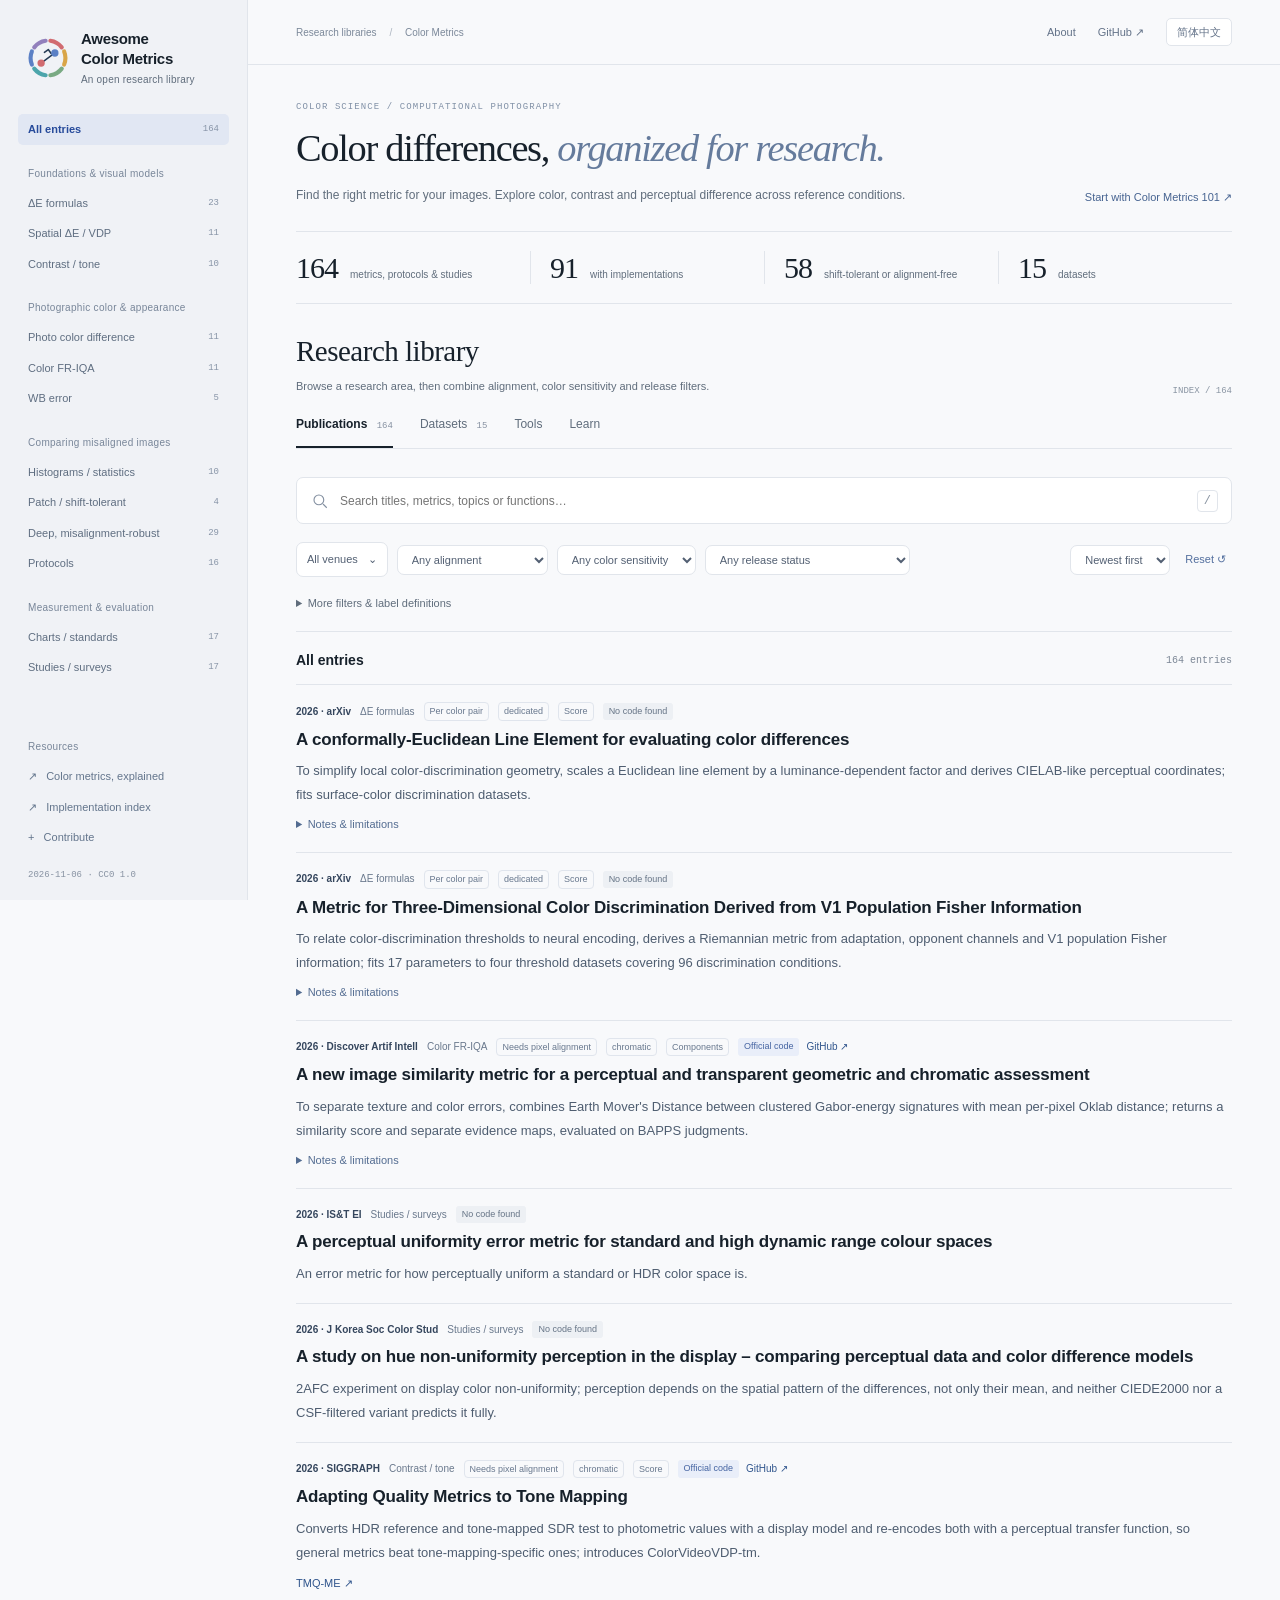
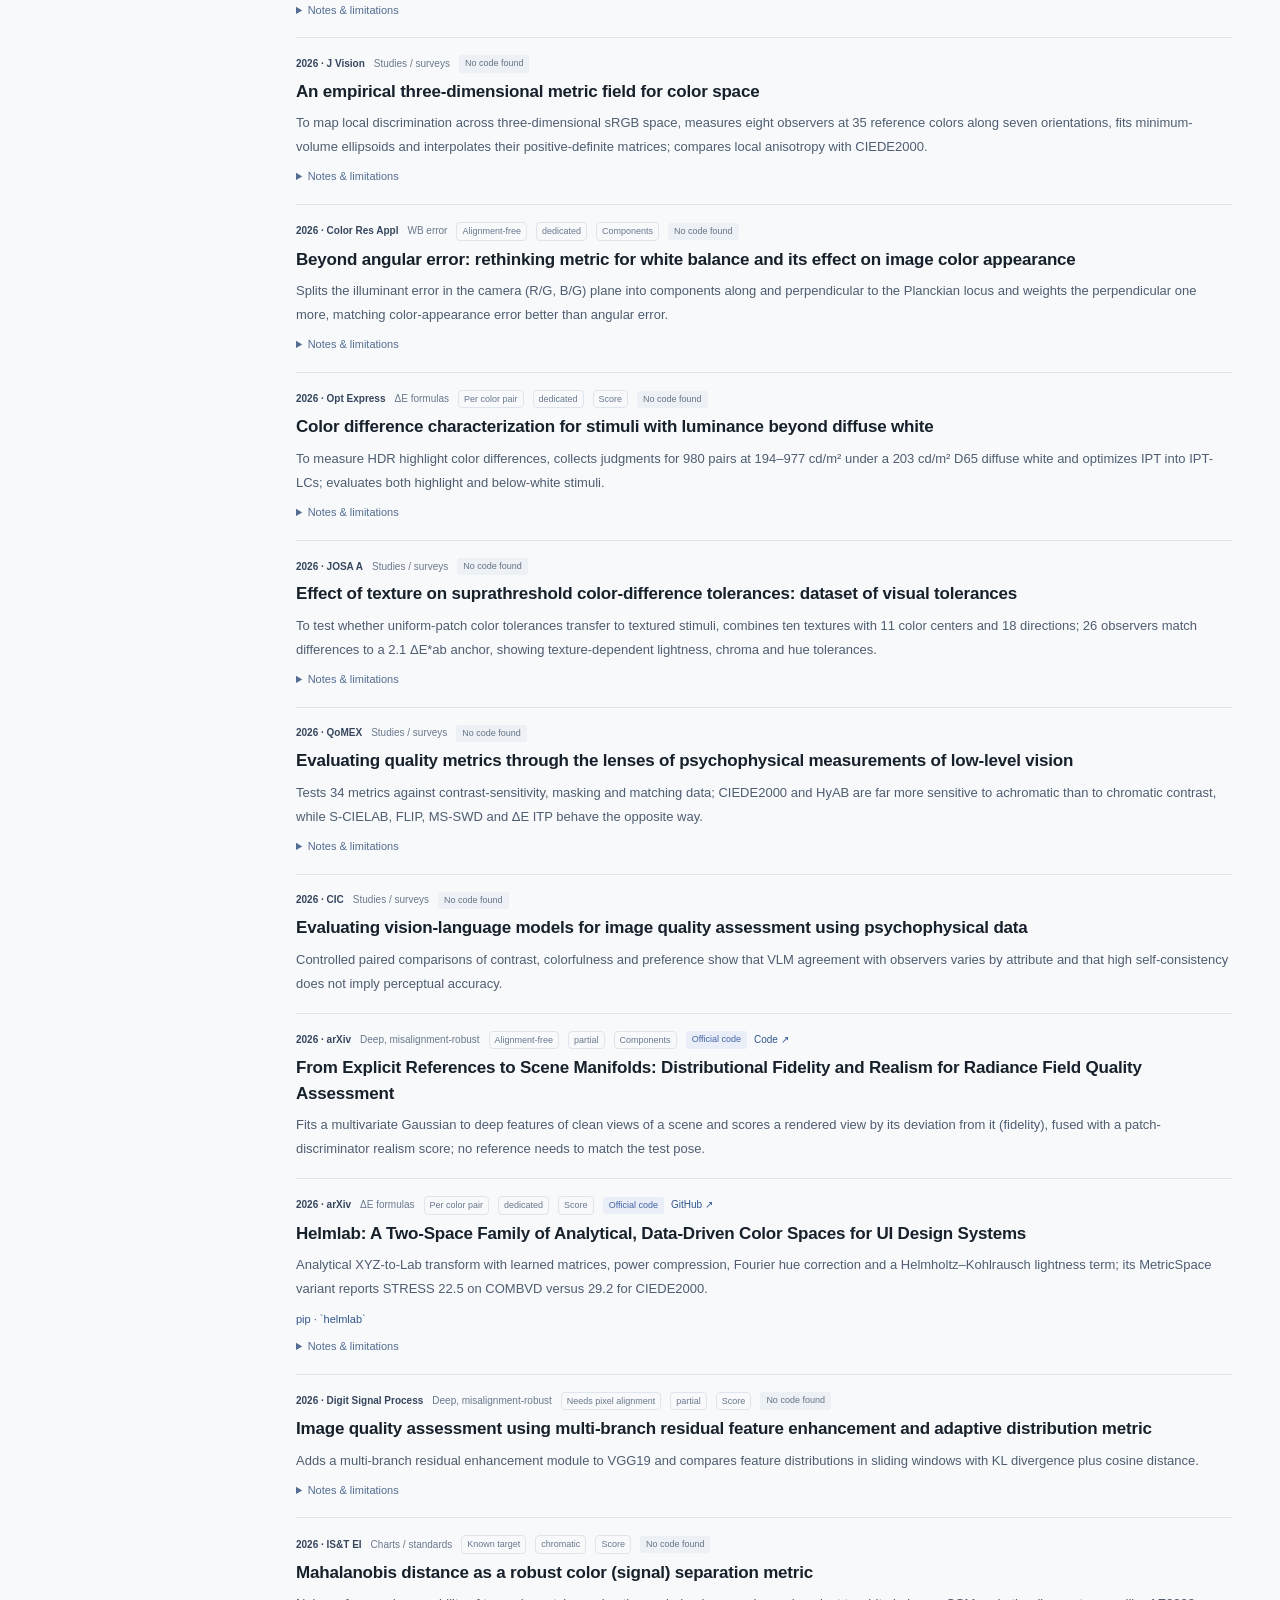
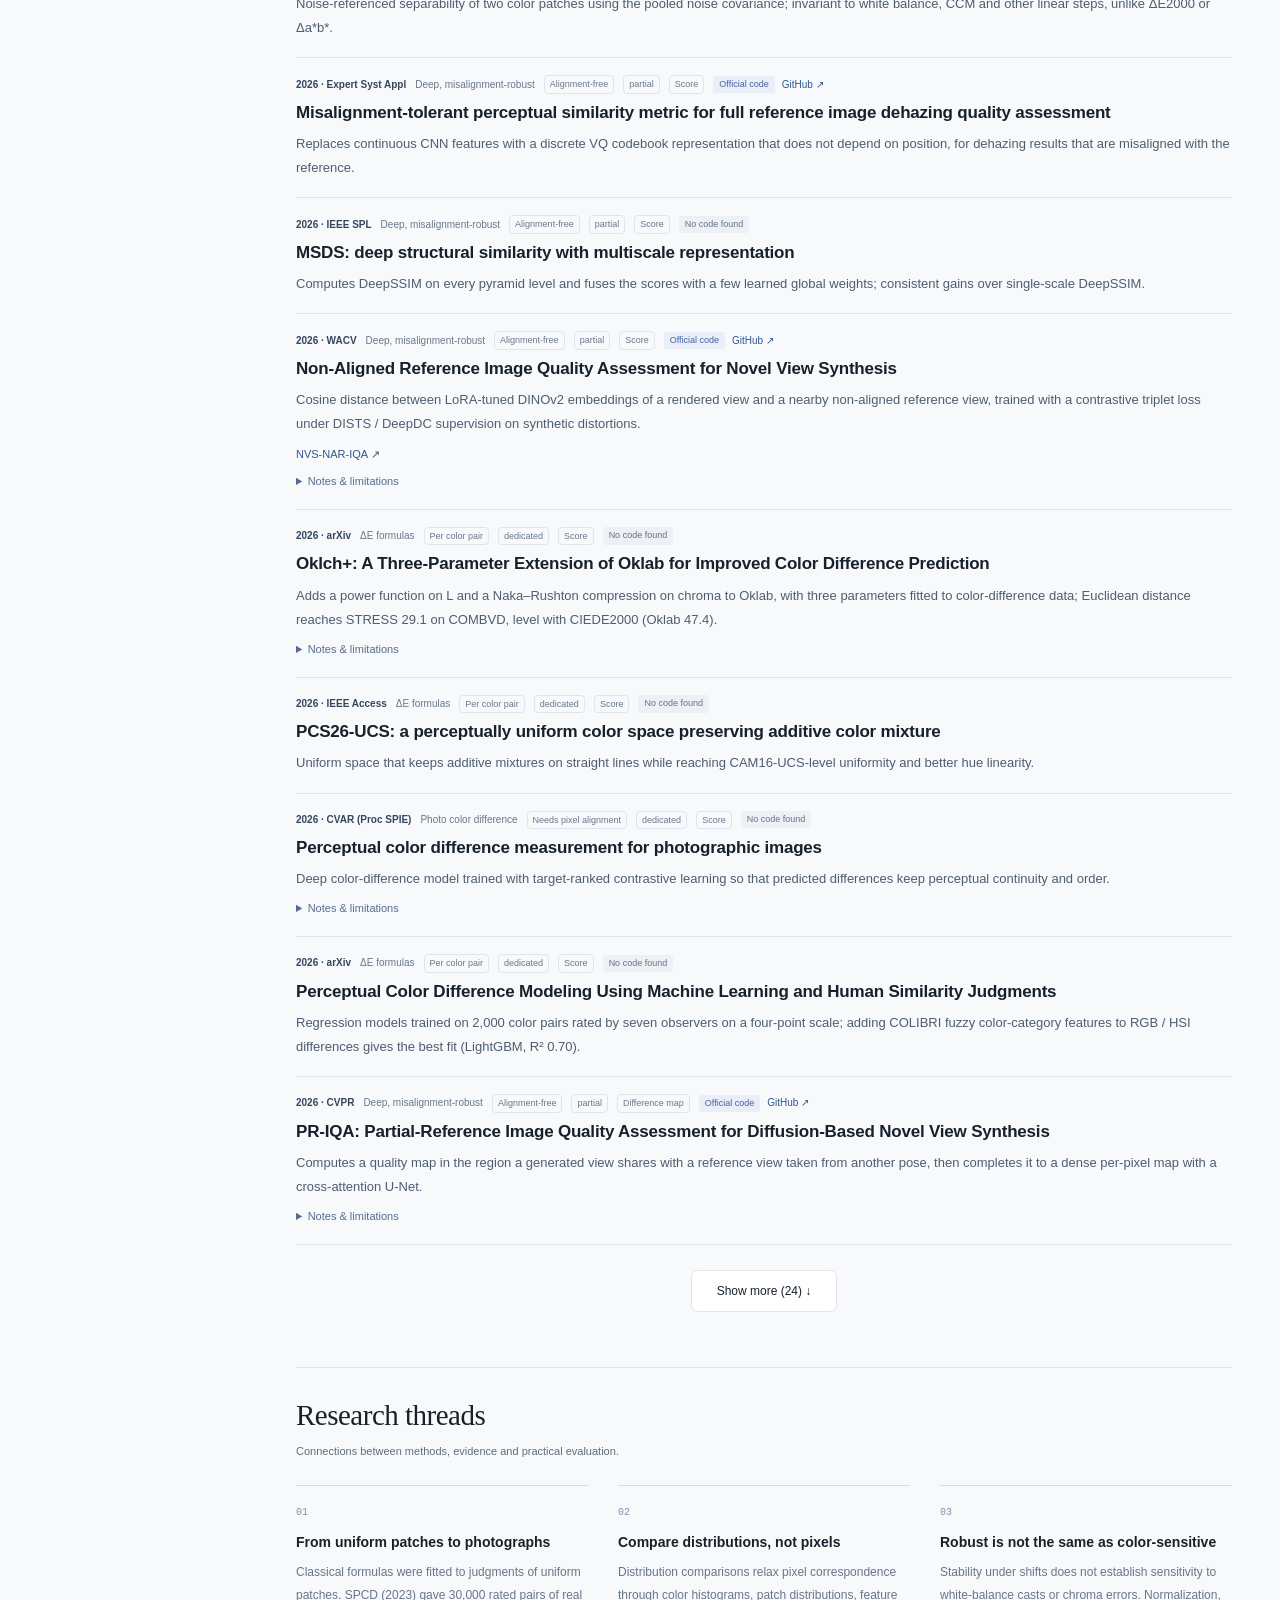
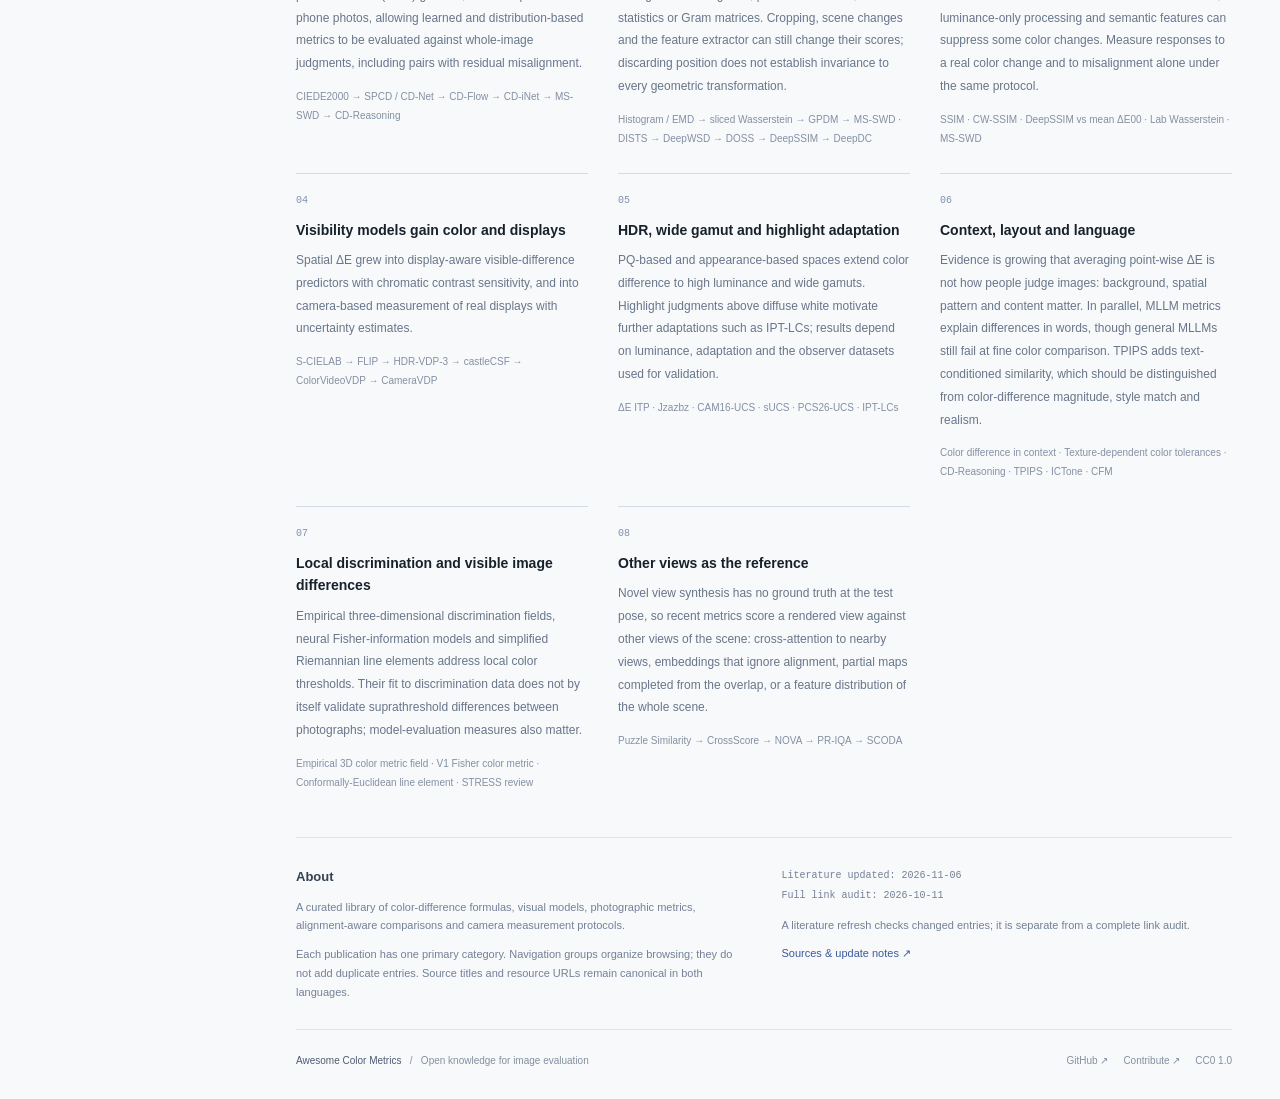
<file: docs/index.html>
<!doctype html>
<html lang="en">
<head>
<meta charset="utf-8">
<meta name="viewport" content="width=device-width, initial-scale=1">
<meta name="description" content="Find the right metric for your images. Explore color, contrast and perceptual difference across reference conditions.">
<meta name="theme-color" content="#f8f9fb">
<link rel="icon" type="image/svg+xml" href="data:image/svg+xml,%3Csvg%20xmlns%3D%22http%3A%2F%2Fwww.w3.org%2F2000%2Fsvg%22%20width%3D%2248%22%20height%3D%2248%22%20viewBox%3D%220%200%2048%2048%22%20fill%3D%22none%22%3E%0A%20%20%3Ctitle%3EColor%20Metrics%20%E2%80%94%20color%20difference%20vector%3C%2Ftitle%3E%0A%20%20%3Cg%20stroke-width%3D%224.5%22%20stroke-linecap%3D%22round%22%3E%0A%20%20%20%20%3Cpath%20d%3D%22M26.6%205.2A19%2019%200%200%201%2039%2012.4%22%20stroke%3D%22%23D16B70%22%2F%3E%0A%20%20%20%20%3Cpath%20d%3D%22M41.6%2016.9A19%2019%200%200%201%2041.6%2031.1%22%20stroke%3D%22%23D9A548%22%2F%3E%0A%20%20%20%20%3Cpath%20d%3D%22M39%2035.6A19%2019%200%200%201%2026.6%2042.8%22%20stroke%3D%22%2379AA83%22%2F%3E%0A%20%20%20%20%3Cpath%20d%3D%22M21.4%2042.8A19%2019%200%200%201%209%2035.6%22%20stroke%3D%22%234CA5AB%22%2F%3E%0A%20%20%20%20%3Cpath%20d%3D%22M6.4%2031.1A19%2019%200%200%201%206.4%2016.9%22%20stroke%3D%22%235B80C5%22%2F%3E%0A%20%20%20%20%3Cpath%20d%3D%22M9%2012.4A19%2019%200%200%201%2021.4%205.2%22%20stroke%3D%22%239280BC%22%2F%3E%0A%20%20%3C%2Fg%3E%0A%20%20%3Cpath%20d%3D%22M16.5%2029.5%2031.5%2018.5M20.1%2017.9l4.2-3.1%203.1%204.2%22%20stroke%3D%22%23263C56%22%20stroke-width%3D%221.7%22%20stroke-linecap%3D%22round%22%20stroke-linejoin%3D%22round%22%2F%3E%0A%20%20%3Ccircle%20cx%3D%2216.5%22%20cy%3D%2229.5%22%20r%3D%224%22%20fill%3D%22%23D16B70%22%2F%3E%0A%20%20%3Ccircle%20cx%3D%2231.5%22%20cy%3D%2218.5%22%20r%3D%224%22%20fill%3D%22%235B80C5%22%2F%3E%0A%3C%2Fsvg%3E">
<title>Awesome Color Metrics</title>
<link rel="alternate" hreflang="en" href="index.html">
<link rel="alternate" hreflang="zh-CN" href="zh-CN.html">
<style>:root{--bg:#f8f9fb;--surface:#fff;--ink:#17212b;--muted:#606d7c;--line:#e1e5eb;--accent:#3156d3;--soft:#ecf0fc;--mono:ui-monospace,SFMono-Regular,Consolas,monospace;--sans:Inter,-apple-system,BlinkMacSystemFont,"Segoe UI","Microsoft YaHei",sans-serif;--serif:Georgia,"Times New Roman","Noto Serif CJK SC",serif}
*{box-sizing:border-box}html{scroll-behavior:smooth;scroll-padding-top:135px}body{margin:0;background:var(--bg);color:var(--ink);font:14px/1.7 var(--sans)}a{color:inherit;text-decoration:none}button,input,select{font:inherit}button{cursor:pointer;color:inherit}a:hover{color:var(--accent)}button,input,select{border:1px solid var(--line);border-radius:7px;background:var(--surface)}button:hover{background:var(--soft)}:focus-visible{outline:3px solid #728cf0;outline-offset:3px}h1,h2,h3,p{margin:0}[hidden]{display:none!important}.sr-only{position:absolute;width:1px;height:1px;overflow:hidden;clip:rect(0,0,0,0)}.skip{position:fixed;top:-100px;left:20px;z-index:100;background:var(--ink);color:white;padding:12px}.skip:focus{top:12px}
.sidebar{position:fixed;inset:0 auto 0 0;width:248px;background:#f0f2f6;border-right:1px solid var(--line);padding:29px 18px 20px;display:flex;flex-direction:column;z-index:40;overflow-y:auto}.brand{display:flex;align-items:center;gap:11px;font-size:15px;font-weight:700;line-height:1.3;letter-spacing:-.3px;padding:0 8px}.brand small{display:block;font-weight:400;font-size:10px;letter-spacing:.02em;color:var(--muted);margin-top:5px}.brand-mark{display:block;flex:0 0 44px;width:44px;height:44px}.brand-mark svg{display:block;width:100%;height:100%}.sidebar nav{margin-top:28px}.nav-label{font-size:10px;color:#788699;margin:20px 10px 6px;letter-spacing:.03em}.topic{display:flex;justify-content:space-between;align-items:center;gap:9px;border:0;width:100%;padding:7px 10px;text-align:left;background:transparent;border-radius:5px;font-size:11px;color:#5f6e81;line-height:1.5}.topic span{min-width:0}.topic b{font:9px var(--mono);color:#8794a7}.topic[aria-current=true]{background:#e1e7f3;color:#274b9b;font-weight:600}.sidebar-bottom{margin-top:auto;padding-top:24px}.sidebar-bottom>a{display:block;padding:6px 10px;font-size:11px;color:#63758c}.version{font:9px var(--mono);color:#8792a2;padding:17px 10px 0}.shell{margin-left:248px}.topbar{height:65px;border-bottom:1px solid var(--line);padding:0 48px;display:flex;justify-content:space-between;align-items:center;gap:15px}.trail{font-size:10px;color:#7c899a}.trail span{margin:0 10px;color:#acb5c0}.top-links{display:flex;align-items:center;gap:22px;font-size:11px;color:#647389}.language{border:1px solid var(--line);background:var(--surface);border-radius:5px;padding:4px 10px}.content{max-width:1500px;margin:auto;padding:0 48px}.hero{padding:35px 0 24px;display:flex;align-items:end;justify-content:space-between;gap:24px}.eyebrow{font:9px/1.6 var(--mono);letter-spacing:.12em;color:#8090a6;margin-bottom:12px}.hero h1{font:clamp(28px,3vw,44px)/1.18 var(--serif);letter-spacing:-1.3px}.hero h1 em{font-weight:400;color:#657b9c}.hero p{font-size:12px;color:var(--muted);max-width:680px;margin-top:12px;line-height:1.9}.text-link{font-size:11px;color:#476491;white-space:nowrap}.metrics{display:grid;grid-template-columns:repeat(4,minmax(0,1fr));border-top:1px solid var(--line);border-bottom:1px solid var(--line);padding:19px 0;margin-bottom:29px}.metric{display:flex;align-items:baseline;gap:12px;padding:0 19px;border-left:1px solid var(--line)}.metric:first-child{padding-left:0;border:0}.metric strong{font:30px/1.1 var(--serif);letter-spacing:-1px}.metric span{font-size:10px;color:var(--muted)}.library-heading{display:flex;justify-content:space-between;align-items:end;gap:15px;margin-bottom:18px}.library-heading h2,.section-heading h2{font:29px/1.3 var(--serif);letter-spacing:-.5px}.library-heading p,.section-heading p{font-size:11px;color:var(--muted);margin-top:7px}.index-label{font:9px var(--mono);color:#8a95a3;white-space:nowrap}.tabs{display:flex;gap:27px;border-bottom:1px solid var(--line);margin-bottom:20px}.tab{border:0;border-radius:0;background:transparent;font-size:12px;color:var(--muted);padding:0 0 12px;border-bottom:2px solid transparent}.tab[aria-pressed=true]{color:var(--ink);font-weight:600;border-bottom-color:var(--ink)}.tab span{font:9px var(--mono);color:#8792a2;margin-left:6px}
.search-toolbar{position:sticky;top:0;z-index:20;background:var(--bg);padding:8px 0 10px}.search-wrap{position:relative}.search-wrap svg{position:absolute;left:15px;top:15px;color:#8490a1}.search-wrap input{width:100%;height:47px;padding:12px 50px 12px 43px;font-size:12px}.search-wrap kbd{position:absolute;right:14px;top:13px;border:1px solid var(--line);border-radius:4px;padding:0 6px;color:#8893a0;font:12px/20px var(--mono)}.filter-row{display:flex;align-items:center;gap:9px;flex-wrap:wrap;padding:8px 0 13px}.filter-row select,.venue-filter>summary{font-size:11px;color:#536073;padding:7px 10px;max-width:205px}.filter-row .sort{margin-left:auto}.reset,.inline-button{border:0;background:transparent;color:#536f9e;font-size:11px;padding:6px}.venue-filter{position:relative}.venue-filter>summary{cursor:pointer;border:1px solid var(--line);border-radius:7px;background:white;list-style:none;max-width:none}.venue-filter>summary:after{content:'⌄';margin-left:10px}.venue-panel{position:absolute;top:43px;left:0;width:360px;max-height:420px;overflow:auto;z-index:25;background:white;border:1px solid var(--line);border-radius:9px;padding:15px;box-shadow:0 12px 35px #17212b16}.venue-actions{display:flex;justify-content:space-between;align-items:center;gap:8px}.venue-actions button{font-size:10px;padding:5px 8px}.venue-help{font-size:10px;color:var(--muted);margin:10px 0}.venue-options{display:grid;grid-template-columns:1fr 1fr;gap:7px 10px}.venue-options label{font-size:11px;display:flex;align-items:center;gap:6px;overflow-wrap:anywhere}.venue-options input{accent-color:var(--accent)}.advanced-filters{font-size:11px;color:var(--muted);margin:0 0 14px}.advanced-filters>summary{cursor:pointer;width:fit-content;padding:4px 0}.label-guide{display:grid;grid-template-columns:1fr 1fr;gap:8px 24px;padding:13px 16px;background:#f0f3f8;border-radius:7px}.label-guide p{font-size:11px}.label-guide b{color:#465b76}.label-guide .signal{grid-column:1/-1;color:#476b53}.active-filters{display:flex;flex-wrap:wrap;gap:5px;margin-top:8px}.filter-chip{font-size:10px;border-radius:5px;color:#3d5d8d;background:#edf1f8;padding:3px 8px}.results-heading{display:flex;align-items:center;justify-content:space-between;gap:12px;border-top:1px solid var(--line);padding:17px 0 12px}.results-heading h3{font-size:14px;font-weight:600}.results-heading p{font:10px var(--mono);color:#7c8796}.category-description{font-size:12px;color:var(--muted);line-height:1.9;margin-bottom:16px;max-width:850px}
.paper-list{border-top:1px solid var(--line)}.paper-card{padding:17px 0;border-bottom:1px solid var(--line);scroll-margin-top:140px}.paper-meta{display:flex;flex-wrap:wrap;align-items:center;gap:4px 9px;font-size:10px;line-height:1.6;color:#69788c;margin-bottom:6px}.paper-publication{color:#35465d;font-weight:600}.method-tag{font-size:9px;border:1px solid #e0e5ed;padding:1px 5px;border-radius:4px;color:#68788e}.paper-release{display:inline-flex;align-items:center;gap:7px}.status{font-size:9px;line-height:1.5;border-radius:3px;padding:2px 6px;background:#edf0f4;color:#667486}.status-code,.status-toolbox{background:#e9eef9;color:#4564a2}.status-unofficial{background:#f4ede0;color:#876231}.code-link{font-size:10px;color:#31568d}.paper-name{font-size:17px;font-weight:600;letter-spacing:-.2px;line-height:1.5;overflow-wrap:anywhere}.paper-name a:hover{text-decoration:underline;text-underline-offset:3px}.paper-translation{font-size:12px;color:#526078;line-height:1.8;margin-top:3px}.paper-summary{color:#4e5d70;font-size:13px;line-height:1.85;margin-top:7px;overflow-wrap:anywhere}.paper-links{display:flex;flex-wrap:wrap;gap:5px 18px;margin-top:9px;font-size:11px;color:#31568d;overflow-wrap:anywhere}.paper-links a:hover{text-decoration:underline}.paper-note{font-size:11px;color:#697587;margin-top:8px;line-height:1.8}.paper-note summary{cursor:pointer;width:fit-content;color:#536c91}.paper-note p{padding:10px 14px;margin-top:6px;border-radius:6px;background:#f0f3f8;overflow-wrap:anywhere}.show-more{display:block;margin:25px auto 0;padding:10px 25px;font-size:12px}.empty{text-align:center;padding:50px 20px;background:#f0f3f8;border-radius:8px}.empty p{font-size:12px;color:var(--muted);margin-top:8px}.resource-grid{display:grid;grid-template-columns:repeat(2,minmax(0,1fr));gap:15px}.resource-card{background:white;border:1px solid var(--line);border-radius:8px;padding:22px;overflow-wrap:anywhere}.resource-card h3{font-size:16px;line-height:1.5}.resource-card p{font-size:12px;color:var(--muted);margin-top:10px}.resource-meta{font:10px var(--mono);color:#8491a2;margin-bottom:10px}.resource-card dl{display:grid;grid-template-columns:65px 1fr;gap:7px 12px;font-size:11px;margin:15px 0}.resource-card dt{color:#8491a2}.resource-card dd{margin:0;color:#546277}.resource-link{display:inline-block;margin-top:12px;font-size:11px;color:#395a9d}.learning-group{margin-bottom:25px}.learning-group>h3{font-size:14px;margin-bottom:10px}.learning-item{padding:15px 0;border-bottom:1px solid var(--line)}.learning-item>a{font-size:13px;font-weight:500;color:#395a9d}.learning-item p{font-size:12px;color:var(--muted);margin-top:5px}.research-section{margin-top:55px;border-top:1px solid var(--line);padding-top:29px}.section-heading{margin-bottom:24px}.trend-grid{display:grid;grid-template-columns:repeat(3,minmax(0,1fr));gap:25px 30px}.trend{border-top:1px solid #d3dbe7;padding-top:13px}.trend-num{font:10px var(--mono);color:#8092ae}.trend h3{font-size:14px;line-height:1.6;margin:8px 0}.trend p{font-size:12px;color:#68768a;line-height:1.9}.trend .examples{font-size:10px;color:#8390a3;margin-top:12px}.about{margin-top:45px;border-top:1px solid var(--line);padding:28px 0;display:grid;grid-template-columns:1fr 1fr;gap:35px;font-size:11px;color:#738096}.about h2{font-size:13px;color:#344254;margin-bottom:10px}.about p+p{margin-top:10px}.about a{color:#395a9d}.dates{font:10px/2 var(--mono);margin-bottom:10px}.footer{border-top:1px solid var(--line);padding:22px 0 30px;display:flex;justify-content:space-between;gap:15px;flex-wrap:wrap;font-size:10px;color:#8390a0}.footer b{color:#4d5c72;font-weight:500}.footer a{margin-right:15px}.noscript{padding:18px;background:#fff5d7;margin-bottom:20px}.menu-button,.backdrop{display:none}html[lang=zh-CN] .hero h1{font-family:var(--sans);font-size:clamp(25px,2.6vw,38px);letter-spacing:-1px}html[lang=zh-CN] .hero h1 em{font-style:normal}
@media(min-width:1600px){.content,.topbar{padding-left:65px;padding-right:65px}}
@media(max-width:1150px){.sidebar{width:218px;padding:25px 13px}.shell{margin-left:218px}.content,.topbar{padding-left:30px;padding-right:30px}.hero{display:block}.text-link{display:inline-block;margin-top:12px}.metric{display:block;padding-left:15px}.metric span{display:block;margin-top:7px}.trend-grid{grid-template-columns:1fr 1fr}.filter-row .sort{margin-left:0}}
@media(max-width:800px){.sidebar{transform:translateX(-100%);visibility:hidden;transition:transform .18s;width:250px}.sidebar.open{transform:none;visibility:visible}.shell{margin-left:0}.topbar{height:56px;padding:0 22px}.content{padding:0 22px}.trail{display:none}.menu-button{display:block;font-size:11px;padding:5px 10px}.backdrop.open{display:block;position:fixed;inset:0;z-index:35;background:#17212b66;border:0;border-radius:0}.hero{padding-top:28px}.top-links{gap:15px}.hero h1{font-size:36px}.resource-grid{gap:12px}.filter-row select{max-width:190px}.venue-panel{max-width:calc(100vw - 44px)}}
@media(max-width:480px){.content{padding:0 17px}.topbar{padding:0 17px}.hero h1{font-size:31px}.hero h1 em{display:block;margin-top:3px}.hero p{font-size:12px}.eyebrow{font-size:8px}.metrics{grid-template-columns:1fr 1fr;row-gap:19px}.metric:nth-child(3){padding-left:0;border:0}.metric strong{font-size:27px}.metric span{font-size:10px}.library-heading h2{font-size:25px}.index-label{display:none}.tabs{gap:22px}.tab{font-size:11px}.filter-row{gap:7px}.filter-row select,.venue-filter>summary{font-size:10px;max-width:160px}.venue-panel{width:320px;max-width:calc(100vw - 34px)}.venue-options{grid-template-columns:1fr}.label-guide{grid-template-columns:1fr;padding:12px}.paper-name{font-size:15px}.paper-summary{font-size:12px}.paper-meta{gap:4px 7px}.paper-translation{font-size:11px}.resource-grid,.trend-grid,.about{grid-template-columns:1fr}.resource-card{padding:18px}.trend-grid{gap:20px}.top-links>a:first-child{display:none}.library-heading p{font-size:11px}.search-wrap input{font-size:11px}.about{gap:20px}}
@media(prefers-reduced-motion:reduce){html{scroll-behavior:auto}*,*:before,*:after{transition:none!important}}
@media print{.sidebar,.topbar,.search-toolbar,#paperFilters,.tabs,.show-more,.skip{display:none!important}.shell{margin-left:0}.content{padding:0}.paper-card{break-inside:avoid}.resource-grid{display:block}}
</style>
</head>
<body>
<a class="skip" href="#library">Skip to the library</a>
<aside class="sidebar" id="sidebar" aria-label="Browse research">
<a class="brand" href="#top"><span class="brand-mark" aria-hidden="true"><svg xmlns="http://www.w3.org/2000/svg" width="48" height="48" viewBox="0 0 48 48" fill="none">
  <title>Color Metrics — color difference vector</title>
  <g stroke-width="4.5" stroke-linecap="round">
    <path d="M26.6 5.2A19 19 0 0 1 39 12.4" stroke="#D16B70"/>
    <path d="M41.6 16.9A19 19 0 0 1 41.6 31.1" stroke="#D9A548"/>
    <path d="M39 35.6A19 19 0 0 1 26.6 42.8" stroke="#79AA83"/>
    <path d="M21.4 42.8A19 19 0 0 1 9 35.6" stroke="#4CA5AB"/>
    <path d="M6.4 31.1A19 19 0 0 1 6.4 16.9" stroke="#5B80C5"/>
    <path d="M9 12.4A19 19 0 0 1 21.4 5.2" stroke="#9280BC"/>
  </g>
  <path d="M16.5 29.5 31.5 18.5M20.1 17.9l4.2-3.1 3.1 4.2" stroke="#263C56" stroke-width="1.7" stroke-linecap="round" stroke-linejoin="round"/>
  <circle cx="16.5" cy="29.5" r="4" fill="#D16B70"/>
  <circle cx="31.5" cy="18.5" r="4" fill="#5B80C5"/>
</svg></span><span>Awesome<br>Color Metrics<small>An open research library</small></span></a>
<nav id="topicNav" aria-label="Browse research"></nav>
<div class="sidebar-bottom"><div class="nav-label">Resources</div><a href="https://github.com/RoryLi98/Awesome-Color-Metrics/blob/main/guide/color-metrics-101.md">↗ &nbsp; Color metrics, explained</a><a href="https://github.com/RoryLi98/Awesome-Color-Metrics/blob/main/CODE.md">↗ &nbsp; Implementation index</a><a href="https://github.com/RoryLi98/Awesome-Color-Metrics/blob/main/CONTRIBUTING.md">+ &nbsp; Contribute</a><div class="version">2026-11-06 · CC0 1.0</div></div>
</aside>
<button class="backdrop" id="backdrop" aria-label="Browse" tabindex="-1"></button>
<div class="shell" id="top">
<header class="topbar"><button class="menu-button" id="menuButton" aria-controls="sidebar" aria-expanded="false">☰ &nbsp; Browse</button><div class="trail">Research libraries <span>/</span> Color Metrics</div><div class="top-links"><a href="#about">About</a><a href="https://github.com/RoryLi98/Awesome-Color-Metrics" target="_blank" rel="noopener noreferrer">GitHub ↗</a><a class="language" id="languageLink" href="zh-CN.html">简体中文</a></div></header>
<main class="content">
<section class="hero" aria-labelledby="hero-title"><div><div class="eyebrow">COLOR SCIENCE / COMPUTATIONAL PHOTOGRAPHY</div><h1 id="hero-title">Color differences, <em>organized for research.</em></h1><p>Find the right metric for your images. Explore color, contrast and perceptual difference across reference conditions.</p></div><a class="text-link" href="https://github.com/RoryLi98/Awesome-Color-Metrics/blob/main/guide/color-metrics-101.md">Start with Color Metrics 101 ↗</a></section>
<div class="metrics" aria-label="Research library"><div class="metric"><strong>164</strong><span>metrics, protocols &amp; studies</span></div><div class="metric"><strong>91</strong><span>with implementations</span></div><div class="metric"><strong>58</strong><span>shift-tolerant or alignment-free</span></div><div class="metric"><strong>15</strong><span>datasets</span></div></div>
<noscript><div class="noscript">Enable JavaScript for filters, or read the complete list in <a href="https://github.com/RoryLi98/Awesome-Color-Metrics/blob/main/README.md">README ↗</a></div></noscript>
<section id="library" aria-labelledby="library-title">
<div class="library-heading"><div><h2 id="library-title">Research library</h2><p>Browse a research area, then combine alignment, color sensitivity and release filters.</p></div><span class="index-label">INDEX / 164</span></div>
<div class="tabs" role="group" aria-label="Resources"><button class="tab" data-view="papers" aria-pressed="true">Publications <span>164</span></button><button class="tab" data-view="datasets" aria-pressed="false">Datasets <span>15</span></button><button class="tab" data-view="tools" aria-pressed="false">Tools</button><button class="tab" data-view="learn" aria-pressed="false">Learn</button></div>
<div class="search-toolbar"><div class="search-wrap"><svg width="18" height="18" viewBox="0 0 24 24" fill="none" stroke="currentColor" stroke-width="1.5" aria-hidden="true"><circle cx="10.5" cy="10.5" r="6.5"/><path d="m16 16 5 5"/></svg><input id="search" type="search" placeholder="Search titles, metrics, topics or functions…" aria-label="Search the research library" autocomplete="off"><kbd aria-hidden="true">/</kbd></div><div id="activeFilters" class="active-filters" role="group" aria-label="Active filters" hidden></div></div>
<div id="paperFilters"><div class="filter-row">
<details id="venueFilter" class="venue-filter"><summary id="venueSummary">All venues</summary><div class="venue-panel"><div class="venue-actions"><button type="button" id="venuePreset">CVPR + ICCV + ECCV</button><button type="button" class="inline-button" id="venueClear">Clear</button></div><p class="venue-help">Combine venues with OR; other filters narrow the result.</p><div id="venueOptions" class="venue-options" role="group" aria-label="All venues"></div></div></details>
<label><span class="sr-only">Any alignment</span><select id="alignment"><option value="all">Any alignment</option></select></label>
<label><span class="sr-only">Any color sensitivity</span><select id="color"><option value="all">Any color sensitivity</option></select></label>
<label><span class="sr-only">Any release status</span><select id="status"><option value="all">Any release status</option><option value="runnable">With implementations</option><option value="spec">Standards</option><option value="unreleased">Without released implementations</option></select></label>
<label class="sort"><span class="sr-only">Newest first</span><select id="sort"><option value="newest">Newest first</option><option value="ready">Code first</option><option value="az">Title A–Z</option></select></label><button type="button" id="reset" class="reset">Reset ↺</button>
</div><details class="advanced-filters" id="advancedFilters"><summary>More filters &amp; label definitions</summary><div class="filter-row"><label><span class="sr-only">Any year</span><select id="year"><option value="all">Any year</option></select></label><label><span class="sr-only">Any output</span><select id="output"><option value="all">Any output</option></select></label><label><span class="sr-only">Any implementation</span><select id="package"><option value="all">Any implementation</option></select></label></div><div class="label-guide" id="labelGuide"></div></details></div>
<div class="results-heading"><h3 id="resultTitle">All entries</h3><p id="resultCount" role="status" aria-live="polite"></p></div><p id="categoryDescription" class="category-description" hidden></p><div id="results"></div><button type="button" id="showMore" class="show-more" hidden>Show more ↓</button>
</section>
<section class="research-section" aria-labelledby="threads-title"><div class="section-heading"><h2 id="threads-title">Research threads</h2><p>Connections between methods, evidence and practical evaluation.</p></div><div class="trend-grid" id="trends"></div></section>
<section class="about" id="about"><div><h2>About</h2><p>A curated library of color-difference formulas, visual models, photographic metrics, alignment-aware comparisons and camera measurement protocols.</p><p>Each publication has one primary category. Navigation groups organize browsing; they do not add duplicate entries. Source titles and resource URLs remain canonical in both languages.</p></div><div><div class="dates">Literature updated: 2026-11-06<br>Full link audit: 2026-10-11</div><p>A literature refresh checks changed entries; it is separate from a complete link audit.</p><p><a href="https://github.com/RoryLi98/Awesome-Color-Metrics/blob/main/guide/literature-update-2026-11-06.md">Sources &amp; update notes ↗</a></p></div></section>
<footer class="footer"><div><b>Awesome Color Metrics</b> &nbsp; / &nbsp; Open knowledge for image evaluation</div><div><a href="https://github.com/RoryLi98/Awesome-Color-Metrics">GitHub ↗</a><a href="https://github.com/RoryLi98/Awesome-Color-Metrics/blob/main/CONTRIBUTING.md">Contribute ↗</a><span>CC0 1.0</span></div></footer>
</main></div>
<script id="library-data" type="application/json">{"papers":[{"name":"CIELAB ΔE*ab (CIE76)","title":"CIE 015:2018 Colorimetry, 4th Edition (current definition of CIELAB and ΔE*ab, introduced in 1976)","translation":"","summary":"Euclidean distance in CIELAB. Simple and still widely reported, but over-weights chroma differences of saturated colors.","note":"The link is the CIE 015:2018 report (paid); the formula itself is in every colorimetry textbook.","venue":"CIE TR","year":1976,"category":"formula","paper":"https://doi.org/10.25039/TR.015.2018","code":"","status":"toolbox","align":"pair","color":"dedicated","output":"score","implementations":[{"label":"colour · `CIE 1976`","package":"colour","url":"https://github.com/colour-science/colour"},{"label":"scikit-image · `deltaE_cie76`","package":"scikit-image","url":"https://github.com/scikit-image/scikit-image"}],"search":"CIELAB ΔE*ab (CIE76) CIE 015:2018 Colorimetry, 4th Edition (current definition of CIELAB and ΔE*ab, introduced in 1976) Euclidean distance in CIELAB. Simple and still widely reported, but over-weights chroma differences of saturated colors. The link is the CIE 015:2018 report (paid); the formula itself is in every colorimetry textbook."},{"name":"CMC l:c","title":"Modification to the JPC79 Colour-difference Formula","translation":"","summary":"Weights lightness, chroma and hue differences by position in color space; l:c (usually 2:1) sets acceptability vs perceptibility. Asymmetric in its two inputs.","note":"","venue":"J Soc Dyers Colourists","year":1984,"category":"formula","paper":"https://doi.org/10.1111/j.1478-4408.1984.tb00969.x","code":"","status":"toolbox","align":"pair","color":"dedicated","output":"score","implementations":[{"label":"colour · `CMC`","package":"colour","url":"https://github.com/colour-science/colour"},{"label":"scikit-image · `deltaE_cmc`","package":"scikit-image","url":"https://github.com/scikit-image/scikit-image"}],"search":"CMC l:c Modification to the JPC79 Colour-difference Formula Weights lightness, chroma and hue differences by position in color space; l:c (usually 2:1) sets acceptability vs perceptibility. Asymmetric in its two inputs. "},{"name":"CIE94","title":"CIE94 – a new colour-difference formula","translation":"","summary":"Chroma-dependent weighting of ΔC and ΔH on top of CIELAB; the CIE recommendation between ΔE*ab and CIEDE2000 (CIE 116-1995).","note":"","venue":"J Soc Dyers Colourists","year":1995,"category":"formula","paper":"https://doi.org/10.1111/j.1478-4408.1995.tb01688.x","code":"","status":"toolbox","align":"pair","color":"dedicated","output":"score","implementations":[{"label":"colour · `CIE 1994`","package":"colour","url":"https://github.com/colour-science/colour"},{"label":"scikit-image · `deltaE_ciede94`","package":"scikit-image","url":"https://github.com/scikit-image/scikit-image"}],"search":"CIE94 CIE94 – a new colour-difference formula Chroma-dependent weighting of ΔC and ΔH on top of CIELAB; the CIE recommendation between ΔE*ab and CIEDE2000 (CIE 116-1995). "},{"name":"CIEDE2000","title":"The development of the CIE 2000 colour-difference formula: CIEDE2000","translation":"","summary":"Adds lightness, chroma and hue weighting functions, a chroma-hue interaction term for blues and a rescaled a* axis for grays; the current CIE / ISO standard formula.","note":"Validate any implementation against the test data of Sharma, Wu and Dalal (Color Res Appl 2005, doi:10.1002/col.20070), which the code link hosts.","venue":"Color Res Appl","year":2001,"category":"formula","paper":"https://doi.org/10.1002/col.1049","code":"https://hajim.rochester.edu/ece/sites/gsharma/ciede2000/","status":"code","align":"pair","color":"dedicated","output":"score","implementations":[{"label":"colour · `CIE 2000`","package":"colour","url":"https://github.com/colour-science/colour"},{"label":"scikit-image · `deltaE_ciede2000`","package":"scikit-image","url":"https://github.com/scikit-image/scikit-image"},{"label":"ciede2000-color-matching (40+ languages)","package":"ciede2000-color-matching","url":"https://github.com/michel-leonard/ciede2000-color-matching"}],"search":"CIEDE2000 The development of the CIE 2000 colour-difference formula: CIEDE2000 Adds lightness, chroma and hue weighting functions, a chroma-hue interaction term for blues and a rescaled a* axis for grays; the current CIE / ISO standard formula. Validate any implementation against the test data of Sharma, Wu and Dalal (Color Res Appl 2005, doi:10.1002/col.20070), which the code link hosts."},{"name":"DIN99","title":"Uniform colour spaces based on the DIN99 colour-difference formula","translation":"","summary":"Logarithmic lightness and rotated, compressed chroma axes so that plain Euclidean distance approximates perceived differences (DIN99 and the DIN99b-d variants).","note":"","venue":"Color Res Appl","year":2002,"category":"formula","paper":"https://doi.org/10.1002/col.10066","code":"","status":"toolbox","align":"pair","color":"dedicated","output":"score","implementations":[{"label":"colour · `DIN99`","package":"colour","url":"https://github.com/colour-science/colour"}],"search":"DIN99 Uniform colour spaces based on the DIN99 colour-difference formula Logarithmic lightness and rotated, compressed chroma axes so that plain Euclidean distance approximates perceived differences (DIN99 and the DIN99b-d variants). "},{"name":"CAM02-UCS","title":"Uniform colour spaces based on CIECAM02 colour appearance model","translation":"","summary":"Three uniform spaces derived from CIECAM02 for small (SCD), large (LCD) and general (UCS) color differences; accounts for viewing conditions.","note":"","venue":"Color Res Appl","year":2006,"category":"formula","paper":"https://doi.org/10.1002/col.20227","code":"","status":"toolbox","align":"pair","color":"dedicated","output":"score","implementations":[{"label":"colour · `CAM02-UCS / -LCD / -SCD`","package":"colour","url":"https://github.com/colour-science/colour"}],"search":"CAM02-UCS Uniform colour spaces based on CIECAM02 colour appearance model Three uniform spaces derived from CIECAM02 for small (SCD), large (LCD) and general (UCS) color differences; accounts for viewing conditions. "},{"name":"Power functions","title":"Power functions improving the performance of color-difference formulas","translation":"","summary":"A power-law correction ΔE' = a·ΔE^b fitted per formula that improves agreement with visual data for CIEDE2000, CAM02-UCS and others.","note":"","venue":"Opt Express","year":2015,"category":"formula","paper":"https://doi.org/10.1364/OE.23.000597","code":"","status":"toolbox","align":"pair","color":"dedicated","output":"score","implementations":[{"label":"colour · `power_function_Huang2015`","package":"colour","url":"https://github.com/colour-science/colour"}],"search":"Power functions Power functions improving the performance of color-difference formulas A power-law correction ΔE' = a·ΔE^b fitted per formula that improves agreement with visual data for CIEDE2000, CAM02-UCS and others. "},{"name":"CAM16-UCS","title":"Comprehensive color solutions: CAM16, CAT16, and CAM16-UCS","translation":"","summary":"Simplified successor of CIECAM02 with the CAT16 chromatic adaptation transform and a uniform space for color differences under stated viewing conditions.","note":"","venue":"Color Res Appl","year":2017,"category":"formula","paper":"https://doi.org/10.1002/col.22131","code":"","status":"toolbox","align":"pair","color":"dedicated","output":"score","implementations":[{"label":"colour · `CAM16-UCS / -LCD / -SCD`","package":"colour","url":"https://github.com/colour-science/colour"}],"search":"CAM16-UCS Comprehensive color solutions: CAM16, CAT16, and CAM16-UCS Simplified successor of CIECAM02 with the CAT16 chromatic adaptation transform and a uniform space for color differences under stated viewing conditions. "},{"name":"Jzazbz","title":"Perceptually uniform color space for image signals including high dynamic range and wide gamut","translation":"","summary":"PQ-based perceptually uniform space for HDR and wide-gamut signals with absolute luminance input, aiming to predict small and large color differences and hue linearity.","note":"","venue":"Opt Express","year":2017,"category":"formula","paper":"https://doi.org/10.1364/OE.25.015131","code":"","status":"toolbox","align":"pair","color":"dedicated","output":"score","implementations":[{"label":"colour · `XYZ_to_Jzazbz`","package":"colour","url":"https://github.com/colour-science/colour"}],"search":"Jzazbz Perceptually uniform color space for image signals including high dynamic range and wide gamut PQ-based perceptually uniform space for HDR and wide-gamut signals with absolute luminance input, aiming to predict small and large color differences and hue linearity. "},{"name":"ΔE ITP","title":"ITU-R BT.2124-0: Objective metric for the assessment of the potential visibility of colour differences in television","translation":"","summary":"720·‖Δ(I, T, P)‖ in ICtCp on BT.2100 PQ signals; 1 unit is about one just-noticeable difference at the most sensitive adaptation state.","note":"The recommendation PDF is free on itu.int.","venue":"ITU-R Rec.","year":2019,"category":"formula","paper":"https://www.itu.int/rec/R-REC-BT.2124-0-201901-I/en","code":"","status":"toolbox","align":"pair","color":"dedicated","output":"score","implementations":[{"label":"colour · `ITP`","package":"colour","url":"https://github.com/colour-science/colour"}],"search":"ΔE ITP ITU-R BT.2124-0: Objective metric for the assessment of the potential visibility of colour differences in television 720·‖Δ(I, T, P)‖ in ICtCp on BT.2100 PQ signals; 1 unit is about one just-noticeable difference at the most sensitive adaptation state. The recommendation PDF is free on itu.int."},{"name":"HyAB","title":"Distance metrics for very large color differences","translation":"","summary":"City-block lightness difference plus Euclidean a*b* distance; the best of the tested metrics for very large differences (about 10 ΔE*ab or more). Used inside FLIP.","note":"","venue":"Color Res Appl","year":2020,"category":"formula","paper":"https://doi.org/10.1002/col.22451","code":"","status":"toolbox","align":"pair","color":"dedicated","output":"score","implementations":[{"label":"colour · `HyAB` / `HyCH`","package":"colour","url":"https://github.com/colour-science/colour"}],"search":"HyAB Distance metrics for very large color differences City-block lightness difference plus Euclidean a*b* distance; the best of the tested metrics for very large differences (about 10 ΔE*ab or more). Used inside FLIP. "},{"name":"ZCAM","title":"ZCAM, a colour appearance model based on a high dynamic range uniform colour space","translation":"","summary":"Color appearance model built on Jzazbz that predicts ten appearance attributes for HDR content, with accuracy at least on par with CIECAM02 and CAM16.","note":"","venue":"Opt Express","year":2021,"category":"formula","paper":"https://doi.org/10.1364/OE.413659","code":"","status":"toolbox","align":"pair","color":"dedicated","output":"components","implementations":[{"label":"colour · `XYZ_to_ZCAM`","package":"colour","url":"https://github.com/colour-science/colour"}],"search":"ZCAM ZCAM, a colour appearance model based on a high dynamic range uniform colour space Color appearance model built on Jzazbz that predicts ten appearance attributes for HDR content, with accuracy at least on par with CIECAM02 and CAM16. "},{"name":"sUCS / sCAM","title":"Simple color appearance model (sCAM) based on simple uniform color space (sUCS)","translation":"","summary":"A structurally simple uniform space and appearance model that ranks first or second overall on 28 uniformity and 6 hue-linearity data sets.","note":"","venue":"Opt Express","year":2024,"category":"formula","paper":"https://doi.org/10.1364/OE.510196","code":"","status":"toolbox","align":"pair","color":"dedicated","output":"score","implementations":[{"label":"colour · `XYZ_to_sUCS` / `sCAM`","package":"colour","url":"https://github.com/colour-science/colour"}],"search":"sUCS / sCAM Simple color appearance model (sCAM) based on simple uniform color space (sUCS) A structurally simple uniform space and appearance model that ranks first or second overall on 28 uniformity and 6 hue-linearity data sets. "},{"name":"HDR-WCG projection space","title":"Towards perceptual uniformity and HDR-WCG image processing: a projection-based color space","translation":"","summary":"Uniform space for HDR / wide-gamut processing built from two 3D projection matrices and a revised nonlinearity, evaluated with STRESS, PU-PSNR, PU-SSIM and HDR-VDP-3.","note":"","venue":"Opt Express","year":2024,"category":"formula","paper":"https://doi.org/10.1364/OE.530213","code":"","status":"no-code","align":"pair","color":"dedicated","output":"score","implementations":[],"search":"HDR-WCG projection space Towards perceptual uniformity and HDR-WCG image processing: a projection-based color space Uniform space for HDR / wide-gamut processing built from two 3D projection matrices and a revised nonlinearity, evaluated with STRESS, PU-PSNR, PU-SSIM and HDR-VDP-3. "},{"name":"Riemannian sinusoidal ΔE","title":"Riemannian color difference metric for spatial sinusoidal color variations","translation":"","summary":"Riemannian color-difference metric for color variations that are sinusoidal in space, i.e. color difference that depends on spatial frequency rather than on two uniform patches.","note":"","venue":"Opt Express","year":2024,"category":"formula","paper":"https://doi.org/10.1364/OE.520947","code":"","status":"no-code","align":"pair","color":"dedicated","output":"score","implementations":[],"search":"Riemannian sinusoidal ΔE Riemannian color difference metric for spatial sinusoidal color variations Riemannian color-difference metric for color variations that are sinusoidal in space, i.e. color difference that depends on spatial frequency rather than on two uniform patches. "},{"name":"PCS26-UCS","title":"PCS26-UCS: a perceptually uniform color space preserving additive color mixture","translation":"","summary":"Uniform space that keeps additive mixtures on straight lines while reaching CAM16-UCS-level uniformity and better hue linearity.","note":"","venue":"IEEE Access","year":2026,"category":"formula","paper":"https://doi.org/10.1109/ACCESS.2026.3728597","code":"","status":"no-code","align":"pair","color":"dedicated","output":"score","implementations":[],"search":"PCS26-UCS PCS26-UCS: a perceptually uniform color space preserving additive color mixture Uniform space that keeps additive mixtures on straight lines while reaching CAM16-UCS-level uniformity and better hue linearity. "},{"name":"Oklab","title":"A perceptual color space for image processing","translation":"","summary":"IPT-like space (matrix, cube-root LMS, matrix) fitted to CAM16 lightness and chroma predictions and to IPT hue; its Euclidean distance (ΔEOK) is the color difference CSS Color 4 uses for gamut mapping.","note":"Fitted for uniform appearance and hue linearity, not to color-difference data; its STRESS on COMBVD is far worse than CIEDE2000 (see Oklch+).","venue":"Blog","year":2020,"category":"formula","paper":"https://bottosson.github.io/posts/oklab/","code":"","status":"toolbox","align":"pair","color":"dedicated","output":"score","implementations":[{"label":"colour · `XYZ_to_Oklab`","package":"colour","url":"https://github.com/colour-science/colour"},{"label":"CSS Color 4 · `oklab()` / ΔEOK","package":"CSS Color 4","url":"https://www.w3.org/TR/css-color-4/"}],"search":"Oklab A perceptual color space for image processing IPT-like space (matrix, cube-root LMS, matrix) fitted to CAM16 lightness and chroma predictions and to IPT hue; its Euclidean distance (ΔEOK) is the color difference CSS Color 4 uses for gamut mapping. Fitted for uniform appearance and hue linearity, not to color-difference data; its STRESS on COMBVD is far worse than CIEDE2000 (see Oklch+)."},{"name":"Helmlab","title":"Helmlab: A Two-Space Family of Analytical, Data-Driven Color Spaces for UI Design Systems","translation":"","summary":"Analytical XYZ-to-Lab transform with learned matrices, power compression, Fourier hue correction and a Helmholtz–Kohlrausch lightness term; its MetricSpace variant reports STRESS 22.5 on COMBVD versus 29.2 for CIEDE2000.","note":"Single-author preprint; the author reports a regression against CIEDE2000 on He et al. 2022 (3D-printed samples). GenSpace, the second space, targets gradients rather than color difference.","venue":"arXiv","year":2026,"category":"formula","paper":"https://arxiv.org/abs/2602.23010","code":"https://github.com/Grkmyldz148/helmlab","status":"code","align":"pair","color":"dedicated","output":"score","implementations":[{"label":"pip · `helmlab`","package":"pip","url":"https://pypi.org/project/helmlab/"}],"search":"Helmlab Helmlab: A Two-Space Family of Analytical, Data-Driven Color Spaces for UI Design Systems Analytical XYZ-to-Lab transform with learned matrices, power compression, Fourier hue correction and a Helmholtz–Kohlrausch lightness term; its MetricSpace variant reports STRESS 22.5 on COMBVD versus 29.2 for CIEDE2000. Single-author preprint; the author reports a regression against CIEDE2000 on He et al. 2022 (3D-printed samples). GenSpace, the second space, targets gradients rather than color difference."},{"name":"Oklch+","title":"Oklch+: A Three-Parameter Extension of Oklab for Improved Color Difference Prediction","translation":"","summary":"Adds a power function on L and a Naka–Rushton compression on chroma to Oklab, with three parameters fitted to color-difference data; Euclidean distance reaches STRESS 29.1 on COMBVD, level with CIEDE2000 (Oklab 47.4).","note":"Evaluated only on sRGB-centered COMBVD data.","venue":"arXiv","year":2026,"category":"formula","paper":"https://arxiv.org/abs/2606.05255","code":"","status":"no-code","align":"pair","color":"dedicated","output":"score","implementations":[],"search":"Oklch+ Oklch+: A Three-Parameter Extension of Oklab for Improved Color Difference Prediction Adds a power function on L and a Naka–Rushton compression on chroma to Oklab, with three parameters fitted to color-difference data; Euclidean distance reaches STRESS 29.1 on COMBVD, level with CIEDE2000 (Oklab 47.4). Evaluated only on sRGB-centered COMBVD data."},{"name":"ML color difference (COLIBRI)","title":"Perceptual Color Difference Modeling Using Machine Learning and Human Similarity Judgments","translation":"","summary":"Regression models trained on 2,000 color pairs rated by seven observers on a four-point scale; adding COLIBRI fuzzy color-category features to RGB / HSI differences gives the best fit (LightGBM, R² 0.70).","note":"","venue":"arXiv","year":2026,"category":"formula","paper":"https://arxiv.org/abs/2609.39130","code":"","status":"no-code","align":"pair","color":"dedicated","output":"score","implementations":[],"search":"ML color difference (COLIBRI) Perceptual Color Difference Modeling Using Machine Learning and Human Similarity Judgments Regression models trained on 2,000 color pairs rated by seven observers on a four-point scale; adding COLIBRI fuzzy color-category features to RGB / HSI differences gives the best fit (LightGBM, R² 0.70). "},{"name":"Conformally-Euclidean line element","title":"A conformally-Euclidean Line Element for evaluating color differences","translation":"","summary":"To simplify local color-discrimination geometry, scales a Euclidean line element by a luminance-dependent factor and derives CIELAB-like perceptual coordinates; fits surface-color discrimination datasets.","note":"Local discrimination model, not a validated whole-photograph difference score; September 2026 revision.","venue":"arXiv","year":2026,"category":"formula","paper":"https://arxiv.org/abs/2606.12588","code":"","status":"no-code","align":"pair","color":"dedicated","output":"score","implementations":[],"search":"Conformally-Euclidean line element A conformally-Euclidean Line Element for evaluating color differences To simplify local color-discrimination geometry, scales a Euclidean line element by a luminance-dependent factor and derives CIELAB-like perceptual coordinates; fits surface-color discrimination datasets. Local discrimination model, not a validated whole-photograph difference score; September 2026 revision."},{"name":"V1 Fisher color metric","title":"A Metric for Three-Dimensional Color Discrimination Derived from V1 Population Fisher Information","translation":"","summary":"To relate color-discrimination thresholds to neural encoding, derives a Riemannian metric from adaptation, opponent channels and V1 population Fisher information; fits 17 parameters to four threshold datasets covering 96 discrimination conditions.","note":"Preprint fitted to threshold data; reported fit statistics do not establish accuracy for large color differences or photographs.","venue":"arXiv","year":2026,"category":"formula","paper":"https://arxiv.org/abs/2603.24356","code":"","status":"no-code","align":"pair","color":"dedicated","output":"score","implementations":[],"search":"V1 Fisher color metric A Metric for Three-Dimensional Color Discrimination Derived from V1 Population Fisher Information To relate color-discrimination thresholds to neural encoding, derives a Riemannian metric from adaptation, opponent channels and V1 population Fisher information; fits 17 parameters to four threshold datasets covering 96 discrimination conditions. Preprint fitted to threshold data; reported fit statistics do not establish accuracy for large color differences or photographs."},{"name":"IPT-LCs","title":"Color difference characterization for stimuli with luminance beyond diffuse white","translation":"","summary":"To measure HDR highlight color differences, collects judgments for 980 pairs at 194–977 cd/m² under a 203 cd/m² D65 diffuse white and optimizes IPT into IPT-LCs; evaluates both highlight and below-white stimuli.","note":"The experiment concerns color patches under a specified adaptation condition, not spatial HDR image quality.","venue":"Opt Express","year":2026,"category":"formula","paper":"https://doi.org/10.1364/OE.609373","code":"","status":"no-code","align":"pair","color":"dedicated","output":"score","implementations":[],"search":"IPT-LCs Color difference characterization for stimuli with luminance beyond diffuse white To measure HDR highlight color differences, collects judgments for 980 pairs at 194–977 cd/m² under a 203 cd/m² D65 diffuse white and optimizes IPT into IPT-LCs; evaluates both highlight and below-white stimuli. The experiment concerns color patches under a specified adaptation condition, not spatial HDR image quality."},{"name":"S-CIELAB","title":"A spatial extension of CIELAB for digital color-image reproduction","translation":"","summary":"Converts to an opponent space, blurs each channel with its own contrast-sensitivity filter, converts back and computes per-pixel ΔE; needs viewing distance in pixels per degree.","note":"The low-pass filters do not make it tolerant to misalignment (see the guide).","venue":"J Soc Inf Display","year":1997,"category":"spatial","paper":"https://doi.org/10.1889/1.1985127","code":"https://github.com/wandell/SCIELAB-1996","status":"code","align":"pixel","color":"dedicated","output":"map","implementations":[],"search":"S-CIELAB A spatial extension of CIELAB for digital color-image reproduction Converts to an opponent space, blurs each channel with its own contrast-sensitivity filter, converts back and computes per-pixel ΔE; needs viewing distance in pixels per degree. The low-pass filters do not make it tolerant to misalignment (see the guide)."},{"name":"CID","title":"Image-difference prediction: from grayscale to color","translation":"","summary":"Normalize, extract lightness / chroma / hue / structure features, combine into an image-difference score with interpretable terms; tuned on gamut-mapped images.","note":"","venue":"IEEE TIP","year":2013,"category":"spatial","paper":"https://doi.org/10.1109/TIP.2012.2216279","code":"","status":"no-code","align":"pixel","color":"dedicated","output":"components","implementations":[],"search":"CID Image-difference prediction: from grayscale to color Normalize, extract lightness / chroma / hue / structure features, combine into an image-difference score with interpretable terms; tuned on gamut-mapped images. "},{"name":"iCID","title":"Color-image quality assessment: from prediction to optimization","translation":"","summary":"Improved CID that can be used as an optimization target for gamut mapping without artifacts, while predicting subjective data better than CID.","note":"","venue":"IEEE TIP","year":2014,"category":"spatial","paper":"https://doi.org/10.1109/TIP.2014.2302684","code":"","status":"no-code","align":"pixel","color":"dedicated","output":"components","implementations":[],"search":"iCID Color-image quality assessment: from prediction to optimization Improved CID that can be used as an optimization target for gamut mapping without artifacts, while predicting subjective data better than CID. "},{"name":"MS-iCID","title":"Evaluating the multi-scale iCID metric","translation":"","summary":"Multi-scale version of iCID evaluated against subjective image-difference data.","note":"","venue":"Proc SPIE","year":2015,"category":"spatial","paper":"https://doi.org/10.1117/12.2078879","code":"","status":"no-code","align":"pixel","color":"dedicated","output":"score","implementations":[],"search":"MS-iCID Evaluating the multi-scale iCID metric Multi-scale version of iCID evaluated against subjective image-difference data. "},{"name":"FLIP","title":"FLIP: a difference evaluator for alternating images","translation":"","summary":"Error map approximating what a viewer sees when flipping between two images; CSF-filtered HyAB color pipeline combined with an edge / point feature pipeline.","note":"","venue":"ACM PACMCGIT","year":2020,"category":"spatial","paper":"https://doi.org/10.1145/3406183","code":"https://github.com/NVlabs/flip","status":"code","align":"pixel","color":"dedicated","output":"map","implementations":[{"label":"pip · `flip-evaluator`","package":"pip","url":"https://pypi.org/project/flip-evaluator/"}],"search":"FLIP FLIP: a difference evaluator for alternating images Error map approximating what a viewer sees when flipping between two images; CSF-filtered HyAB color pipeline combined with an edge / point feature pipeline. "},{"name":"HDR-FLIP","title":"Visualizing Errors in Rendered High Dynamic Range Images","translation":"","summary":"Extends FLIP to HDR images by tone mapping over a range of exposures and taking the maximum LDR-FLIP error per pixel.","note":"Shipped in the same repository as FLIP.","venue":"Eurographics (short)","year":2021,"category":"spatial","paper":"https://doi.org/10.2312/egs.20211015","code":"https://github.com/NVlabs/flip","status":"code","align":"pixel","color":"dedicated","output":"map","implementations":[],"search":"HDR-FLIP Visualizing Errors in Rendered High Dynamic Range Images Extends FLIP to HDR images by tone mapping over a range of exposures and taking the maximum LDR-FLIP error per pixel. Shipped in the same repository as FLIP."},{"name":"HDR-VDP-2","title":"HDR-VDP-2: a calibrated visual metric for visibility and quality predictions in all luminance conditions","translation":"","summary":"Visual model of optics, photoreceptors, contrast sensitivity and masking that predicts visibility maps and quality for any luminance range, from absolute photometric input.","note":"Achromatic visual model; ColorVideoVDP is the color successor.","venue":"ACM TOG","year":2011,"category":"spatial","paper":"https://doi.org/10.1145/2010324.1964935","code":"https://sourceforge.net/projects/hdrvdp/","status":"code","align":"pixel","color":"luminance","output":"map","implementations":[],"search":"HDR-VDP-2 HDR-VDP-2: a calibrated visual metric for visibility and quality predictions in all luminance conditions Visual model of optics, photoreceptors, contrast sensitivity and masking that predicts visibility maps and quality for any luminance range, from absolute photometric input. Achromatic visual model; ColorVideoVDP is the color successor."},{"name":"HDR-VDP-3","title":"HDR-VDP-3: a multi-metric for predicting image differences, quality and contrast distortions in high dynamic range and regular content","translation":"","summary":"Three tasks in one model, quality in JOD, visible-difference probability maps and contrast-distortion (loss / enhancement) maps, from display-calibrated input.","note":"Achromatic. Current release HDR-VDP-3.0.7 (GPLv2).","venue":"arXiv","year":2023,"category":"spatial","paper":"https://arxiv.org/abs/2304.13625","code":"https://sourceforge.net/projects/hdrvdp/","status":"code","align":"pixel","color":"luminance","output":"map","implementations":[],"search":"HDR-VDP-3 HDR-VDP-3: a multi-metric for predicting image differences, quality and contrast distortions in high dynamic range and regular content Three tasks in one model, quality in JOD, visible-difference probability maps and contrast-distortion (loss / enhancement) maps, from display-calibrated input. Achromatic. Current release HDR-VDP-3.0.7 (GPLv2)."},{"name":"ColorVideoVDP","title":"ColorVideoVDP: a visual difference predictor for image, video and display distortions","translation":"","summary":"Full-reference metric built on a chromatic spatio-temporal CSF (castleCSF) and cross-channel masking; outputs a JOD score and per-pixel distortion maps for a given display.","note":"A 1 px shift is a visible difference to this model, so it is not meant for misaligned pairs (see the guide).","venue":"ACM TOG (SIGGRAPH)","year":2024,"category":"spatial","paper":"https://doi.org/10.1145/3658144","code":"https://github.com/gfxdisp/ColorVideoVDP","status":"code","align":"pixel","color":"dedicated","output":"map","implementations":[{"label":"pip · `cvvdp`","package":"pip","url":"https://pypi.org/project/cvvdp/"}],"search":"ColorVideoVDP ColorVideoVDP: a visual difference predictor for image, video and display distortions Full-reference metric built on a chromatic spatio-temporal CSF (castleCSF) and cross-channel masking; outputs a JOD score and per-pixel distortion maps for a given display. A 1 px shift is a visible difference to this model, so it is not meant for misaligned pairs (see the guide)."},{"name":"ColorVideoVDP-ML","title":"ColorVideoVDP-ML: visual difference predictor with a neural regressor for image and video quality prediction","translation":"","summary":"Replaces the hand-designed pooling of ColorVideoVDP with a neural regressor for image and video quality prediction.","note":"Available in the ColorVideoVDP repository as `cvvdp-ml-saliency` and `cvvdp-ml-transformer`.","venue":"ICMEW","year":2025,"category":"spatial","paper":"https://doi.org/10.1109/ICMEW68306.2025.11152234","code":"https://github.com/gfxdisp/ColorVideoVDP","status":"code","align":"pixel","color":"dedicated","output":"score","implementations":[],"search":"ColorVideoVDP-ML ColorVideoVDP-ML: visual difference predictor with a neural regressor for image and video quality prediction Replaces the hand-designed pooling of ColorVideoVDP with a neural regressor for image and video quality prediction. Available in the ColorVideoVDP repository as `cvvdp-ml-saliency` and `cvvdp-ml-transformer`."},{"name":"CD-IQA (Temel 2014)","title":"Image quality assessment and color difference","translation":"","summary":"Studies how per-pixel color-difference equations perform as full-reference quality estimators and how to pool them.","note":"","venue":"GlobalSIP","year":2014,"category":"spatial","paper":"https://doi.org/10.1109/GlobalSIP.2014.7032265","code":"https://github.com/olivesgatech/Color-Difference-for-IQA","status":"code","align":"pixel","color":"dedicated","output":"score","implementations":[],"search":"CD-IQA (Temel 2014) Image quality assessment and color difference Studies how per-pixel color-difference equations perform as full-reference quality estimators and how to pool them. "},{"name":"EDOKS","title":"A new image similarity metric for a perceptual and transparent geometric and chromatic assessment","translation":"","summary":"To separate texture and color errors, combines Earth Mover's Distance between clustered Gabor-energy signatures with mean per-pixel Oklab distance; returns a similarity score and separate evidence maps, evaluated on BAPPS judgments.","note":"The texture term compares distributions, but the Oklab term still needs pixel correspondence. Published October 2026; arXiv:2601.19680.","venue":"Discover Artif Intell","year":2026,"category":"friqa","paper":"https://doi.org/10.1007/s44163-026-02424-4","code":"https://github.com/antdimarino/EDOKS","status":"code","align":"pixel","color":"chromatic","output":"components","implementations":[],"search":"EDOKS A new image similarity metric for a perceptual and transparent geometric and chromatic assessment To separate texture and color errors, combines Earth Mover's Distance between clustered Gabor-energy signatures with mean per-pixel Oklab distance; returns a similarity score and separate evidence maps, evaluated on BAPPS judgments. The texture term compares distributions, but the Oklab term still needs pixel correspondence. Published October 2026; arXiv:2601.19680."},{"name":"FSIMc","title":"FSIM: a feature similarity index for image quality assessment","translation":"","summary":"Phase congruency and gradient magnitude similarity on luminance, plus a chrominance similarity term in YIQ for the color version FSIMc.","note":"One score. Pixel-wise feature comparison makes it react strongly to sub-pixel shifts (see the guide).","venue":"IEEE TIP","year":2011,"category":"friqa","paper":"https://doi.org/10.1109/TIP.2011.2109730","code":"","status":"toolbox","align":"pixel","color":"chromatic","output":"score","implementations":[{"label":"pyiqa · `fsim`","package":"pyiqa","url":"https://github.com/chaofengc/IQA-PyTorch"},{"label":"piq · `fsim`","package":"piq","url":"https://github.com/photosynthesis-team/piq"}],"search":"FSIMc FSIM: a feature similarity index for image quality assessment Phase congruency and gradient magnitude similarity on luminance, plus a chrominance similarity term in YIQ for the color version FSIMc. One score. Pixel-wise feature comparison makes it react strongly to sub-pixel shifts (see the guide)."},{"name":"VSI","title":"VSI: a visual saliency-induced index for perceptual image quality assessment","translation":"","summary":"Uses a visual saliency map both as a similarity feature and as the pooling weight, combined with gradient and chrominance similarity in an opponent space.","note":"","venue":"IEEE TIP","year":2014,"category":"friqa","paper":"https://doi.org/10.1109/TIP.2014.2346028","code":"","status":"toolbox","align":"pixel","color":"chromatic","output":"score","implementations":[{"label":"pyiqa · `vsi`","package":"pyiqa","url":"https://github.com/chaofengc/IQA-PyTorch"},{"label":"piq · `vsi`","package":"piq","url":"https://github.com/photosynthesis-team/piq"}],"search":"VSI VSI: a visual saliency-induced index for perceptual image quality assessment Uses a visual saliency map both as a similarity feature and as the pooling weight, combined with gradient and chrominance similarity in an opponent space. "},{"name":"MDSI","title":"Mean deviation similarity index: efficient and reliable full-reference image quality evaluator","translation":"","summary":"Gradient similarity plus a joint chromaticity similarity in a Gaussian color model, pooled by deviation into one score (0 is perfect).","note":"","venue":"IEEE Access","year":2016,"category":"friqa","paper":"https://doi.org/10.1109/ACCESS.2016.2604042","code":"","status":"toolbox","align":"pixel","color":"chromatic","output":"score","implementations":[{"label":"piq · `mdsi`","package":"piq","url":"https://github.com/photosynthesis-team/piq"}],"search":"MDSI Mean deviation similarity index: efficient and reliable full-reference image quality evaluator Gradient similarity plus a joint chromaticity similarity in a Gaussian color model, pooled by deviation into one score (0 is perfect). "},{"name":"QSSIM","title":"Quaternion Structural Similarity: A New Quality Index for Color Images","translation":"","summary":"Treats each RGB pixel as a quaternion so that SSIM-style luminance, contrast and structure terms are computed jointly across color channels.","note":"","venue":"IEEE TIP","year":2012,"category":"friqa","paper":"https://doi.org/10.1109/TIP.2011.2181522","code":"","status":"no-code","align":"pixel","color":"chromatic","output":"score","implementations":[],"search":"QSSIM Quaternion Structural Similarity: A New Quality Index for Color Images Treats each RGB pixel as a quaternion so that SSIM-style luminance, contrast and structure terms are computed jointly across color channels. "},{"name":"PerSIM","title":"PerSIM: Multi-resolution image quality assessment in the perceptually uniform color domain","translation":"","summary":"Multi-resolution comparison of lightness and chroma channels in CIELAB with retina-inspired filtering.","note":"","venue":"ICIP","year":2015,"category":"friqa","paper":"https://doi.org/10.1109/ICIP.2015.7351087","code":"https://github.com/olivesgatech/PerSIM","status":"code","align":"pixel","color":"chromatic","output":"score","implementations":[],"search":"PerSIM PerSIM: Multi-resolution image quality assessment in the perceptually uniform color domain Multi-resolution comparison of lightness and chroma channels in CIELAB with retina-inspired filtering. "},{"name":"CSV","title":"CSV: Image quality assessment based on color, structure, and visual system","translation":"","summary":"Combines CIEDE2000 differences, an Earth Mover's Distance between color-name descriptors, normalized structure maps and retinal contrast-sensitivity maps, targeting perceived rather than absolute color change.","note":"","venue":"Signal Process Image Commun","year":2016,"category":"friqa","paper":"https://doi.org/10.1016/j.image.2016.08.008","code":"https://github.com/olivesgatech/CSV","status":"code","align":"pixel","color":"dedicated","output":"score","implementations":[],"search":"CSV CSV: Image quality assessment based on color, structure, and visual system Combines CIEDE2000 differences, an Earth Mover's Distance between color-name descriptors, normalized structure maps and retinal contrast-sensitivity maps, targeting perceived rather than absolute color change. "},{"name":"LPIPS","title":"The Unreasonable Effectiveness of Deep Features as a Perceptual Metric","translation":"","summary":"Weighted L2 distance between normalized deep features at the same spatial positions, calibrated on human 2AFC judgments (BAPPS).","note":"Position-wise comparison makes it sensitive to shifts; see ST-LPIPS and E-LPIPS in the deep section.","venue":"CVPR","year":2018,"category":"friqa","paper":"https://openaccess.thecvf.com/content_cvpr_2018/html/Zhang_The_Unreasonable_Effectiveness_CVPR_2018_paper.html","code":"https://github.com/richzhang/PerceptualSimilarity","status":"code","align":"pixel","color":"partial","output":"map","implementations":[{"label":"pip · `lpips`","package":"pip","url":"https://pypi.org/project/lpips/"},{"label":"pyiqa · `lpips`","package":"pyiqa","url":"https://github.com/chaofengc/IQA-PyTorch"}],"search":"LPIPS The Unreasonable Effectiveness of Deep Features as a Perceptual Metric Weighted L2 distance between normalized deep features at the same spatial positions, calibrated on human 2AFC judgments (BAPPS). Position-wise comparison makes it sensitive to shifts; see ST-LPIPS and E-LPIPS in the deep section."},{"name":"PieAPP","title":"PieAPP: Perceptual Image-Error Assessment through Pairwise Preference","translation":"","summary":"Learns a patch-wise perceptual error from pairwise preference probabilities and pools it with learned weights.","note":"","venue":"CVPR","year":2018,"category":"friqa","paper":"https://openaccess.thecvf.com/content_cvpr_2018/html/Prashnani_PieAPP_Perceptual_Image-Error_CVPR_2018_paper.html","code":"https://github.com/prashnani/PerceptualImageError","status":"code","align":"pixel","color":"partial","output":"score","implementations":[{"label":"pyiqa · `pieapp`","package":"pyiqa","url":"https://github.com/chaofengc/IQA-PyTorch"},{"label":"piq · `PieAPP`","package":"piq","url":"https://github.com/photosynthesis-team/piq"}],"search":"PieAPP PieAPP: Perceptual Image-Error Assessment through Pairwise Preference Learns a patch-wise perceptual error from pairwise preference probabilities and pools it with learned weights. "},{"name":"DeepSim","title":"DeepSim: deep similarity for image quality assessment","translation":"","summary":"Local similarity between pretrained CNN features at corresponding positions, pooled across layers; compares mean, deviation and percentile pooling.","note":"Not to be confused with DeepSSIM.","venue":"Neurocomputing","year":2017,"category":"friqa","paper":"https://doi.org/10.1016/j.neucom.2017.01.054","code":"","status":"no-code","align":"pixel","color":"partial","output":"score","implementations":[],"search":"DeepSim DeepSim: deep similarity for image quality assessment Local similarity between pretrained CNN features at corresponding positions, pooled across layers; compares mean, deviation and percentile pooling. Not to be confused with DeepSSIM."},{"name":"MaD-DLS","title":"MaD-DLS: mean and deviation of deep and local similarity for image quality assessment","translation":"","summary":"Pools the mean and standard deviation of deep-feature and local similarity maps into a quality score.","note":"","venue":"IEEE TMM","year":2021,"category":"friqa","paper":"https://doi.org/10.1109/TMM.2020.3037482","code":"","status":"no-code","align":"pixel","color":"partial","output":"score","implementations":[],"search":"MaD-DLS MaD-DLS: mean and deviation of deep and local similarity for image quality assessment Pools the mean and standard deviation of deep-feature and local similarity maps into a quality score. "},{"name":"Peli band-limited contrast","title":"Contrast in complex images","translation":"","summary":"Local band-limited contrast per pixel and per octave band (band-pass image divided by the low-pass image one octave below); also discusses RMS contrast.","note":"The contrast maps need alignment to be compared pixel by pixel; comparing their distributions per band does not (see the guide).","venue":"JOSA A","year":1990,"category":"contrast","paper":"https://doi.org/10.1364/JOSAA.7.002032","code":"","status":"no-code","align":"free","color":"luminance","output":"map","implementations":[],"search":"Peli band-limited contrast Contrast in complex images Local band-limited contrast per pixel and per octave band (band-pass image divided by the low-pass image one octave below); also discusses RMS contrast. The contrast maps need alignment to be compared pixel by pixel; comparing their distributions per band does not (see the guide)."},{"name":"Perceived contrast","title":"Perceived contrast in complex images","translation":"","summary":"Classification-image study of which spatial frequencies drive perceived contrast of photos (mainly 1–6 cycles/degree); a CSF alone is not enough, gain control toward low frequencies is needed.","note":"","venue":"J Vision","year":2013,"category":"contrast","paper":"https://doi.org/10.1167/13.13.3","code":"","status":"no-code","align":"free","color":"luminance","output":"score","implementations":[],"search":"Perceived contrast Perceived contrast in complex images Classification-image study of which spatial frequencies drive perceived contrast of photos (mainly 1–6 cycles/degree); a CSF alone is not enough, gain control toward low frequencies is needed. "},{"name":"MS-SSIM","title":"Multiscale structural similarity for image quality assessment","translation":"","summary":"SSIM contrast and structure terms evaluated over a dyadic pyramid, luminance term only at the coarsest scale, with psychophysically fitted scale weights.","note":"","venue":"Asilomar","year":2003,"category":"contrast","paper":"https://doi.org/10.1109/ACSSC.2003.1292216","code":"","status":"toolbox","align":"pixel","color":"luminance","output":"score","implementations":[{"label":"pyiqa · `ms_ssim`","package":"pyiqa","url":"https://github.com/chaofengc/IQA-PyTorch"},{"label":"piq · `multi_scale_ssim`","package":"piq","url":"https://github.com/photosynthesis-team/piq"}],"search":"MS-SSIM Multiscale structural similarity for image quality assessment SSIM contrast and structure terms evaluated over a dyadic pyramid, luminance term only at the coarsest scale, with psychophysically fitted scale weights. "},{"name":"SSIM","title":"Image quality assessment: from error visibility to structural similarity","translation":"","summary":"Local luminance, contrast and structure comparison. The contrast term c = 2σxσy/(σx²+σy²) is symmetric and compressed, so it cannot tell a contrast increase from a decrease.","note":"Local normalization can suppress global photometric changes; sensitivity to casts depends on the color channels and implementation used (see the guide).","venue":"IEEE TIP","year":2004,"category":"contrast","paper":"https://doi.org/10.1109/TIP.2003.819861","code":"","status":"toolbox","align":"pixel","color":"partial","output":"map","implementations":[{"label":"scikit-image · `structural_similarity`","package":"scikit-image","url":"https://github.com/scikit-image/scikit-image"},{"label":"pyiqa · `ssim` / `ssimc`","package":"pyiqa","url":"https://github.com/chaofengc/IQA-PyTorch"}],"search":"SSIM Image quality assessment: from error visibility to structural similarity Local luminance, contrast and structure comparison. The contrast term c = 2σxσy/(σx²+σy²) is symmetric and compressed, so it cannot tell a contrast increase from a decrease. Local normalization can suppress global photometric changes; sensitivity to casts depends on the color channels and implementation used (see the guide)."},{"name":"DRIM","title":"Dynamic range independent image quality assessment","translation":"","summary":"Reports three probability maps, loss of visible contrast, amplification of invisible contrast and contrast reversal, between images of different dynamic range.","note":"Insensitive to mild tone-curve changes by design; it reports changes in visibility, not in contrast magnitude.","venue":"ACM TOG (SIGGRAPH)","year":2008,"category":"contrast","paper":"https://doi.org/10.1145/1360612.1360668","code":"","status":"no-code","align":"pixel","color":"luminance","output":"map","implementations":[],"search":"DRIM Dynamic range independent image quality assessment Reports three probability maps, loss of visible contrast, amplification of invisible contrast and contrast reversal, between images of different dynamic range. Insensitive to mild tone-curve changes by design; it reports changes in visibility, not in contrast magnitude."},{"name":"TMQI","title":"Objective quality assessment of tone-mapped images","translation":"","summary":"Multi-scale structural fidelity against the HDR reference plus a statistical naturalness term for tone-mapped LDR images, computed on luminance only.","note":"","venue":"IEEE TIP","year":2013,"category":"contrast","paper":"https://doi.org/10.1109/TIP.2012.2221725","code":"https://eceweb.uwaterloo.ca/~z70wang/research/tmqi/","status":"code","align":"pixel","color":"luminance","output":"score","implementations":[],"search":"TMQI Objective quality assessment of tone-mapped images Multi-scale structural fidelity against the HDR reference plus a statistical naturalness term for tone-mapped LDR images, computed on luminance only. "},{"name":"GMSD","title":"Gradient magnitude similarity deviation: a highly efficient perceptual image quality index","translation":"","summary":"Per-pixel similarity of Prewitt gradient magnitudes on luminance, pooled by its standard deviation into one score.","note":"","venue":"IEEE TIP","year":2014,"category":"contrast","paper":"https://doi.org/10.1109/TIP.2013.2293423","code":"","status":"toolbox","align":"pixel","color":"luminance","output":"score","implementations":[{"label":"pyiqa · `gmsd`","package":"pyiqa","url":"https://github.com/chaofengc/IQA-PyTorch"},{"label":"piq · `gmsd`","package":"piq","url":"https://github.com/photosynthesis-team/piq"}],"search":"GMSD Gradient magnitude similarity deviation: a highly efficient perceptual image quality index Per-pixel similarity of Prewitt gradient magnitudes on luminance, pooled by its standard deviation into one score. "},{"name":"TMQI-II","title":"High Dynamic Range Image Compression by Optimizing Tone Mapped Image Quality Index","translation":"","summary":"Revises the structural-fidelity and naturalness terms of TMQI and uses the improved index as an objective for tone-mapping optimization.","note":"","venue":"IEEE TIP","year":2015,"category":"contrast","paper":"https://doi.org/10.1109/TIP.2015.2436340","code":"","status":"no-code","align":"pixel","color":"luminance","output":"score","implementations":[],"search":"TMQI-II High Dynamic Range Image Compression by Optimizing Tone Mapped Image Quality Index Revises the structural-fidelity and naturalness terms of TMQI and uses the improved index as an objective for tone-mapping optimization. "},{"name":"castleCSF","title":"castleCSF — a contrast sensitivity function of color, area, spatiotemporal frequency, luminance and eccentricity","translation":"","summary":"Analytic CSF fitted to 18 data sets, covering spatial / temporal frequency, any color direction, luminance, background chromaticity, eccentricity and area; the sensitivity model inside ColorVideoVDP.","note":"Not an image metric on its own; it predicts whether a small chromatic or achromatic contrast is visible. Data are in the repository.","venue":"J Vision","year":2024,"category":"contrast","paper":"https://doi.org/10.1167/jov.24.4.5","code":"https://github.com/gfxdisp/castleCSF","status":"code","align":"pair","color":"dedicated","output":"score","implementations":[],"search":"castleCSF castleCSF — a contrast sensitivity function of color, area, spatiotemporal frequency, luminance and eccentricity Analytic CSF fitted to 18 data sets, covering spatial / temporal frequency, any color direction, luminance, background chromaticity, eccentricity and area; the sensitivity model inside ColorVideoVDP. Not an image metric on its own; it predicts whether a small chromatic or achromatic contrast is visible. Data are in the repository."},{"name":"TM metric adaptation","title":"Adapting Quality Metrics to Tone Mapping","translation":"","summary":"Converts HDR reference and tone-mapped SDR test to photometric values with a display model and re-encodes both with a perceptual transfer function, so general metrics beat tone-mapping-specific ones; introduces ColorVideoVDP-tm.","note":"Data: TMQ-ME (doi:10.17863/CAM.129808). Project page: kenchen10.github.io/projects/tmometric.","venue":"SIGGRAPH","year":2026,"category":"contrast","paper":"https://doi.org/10.1145/3799902.3811107","code":"https://github.com/NYU-ICL/TM-metric-adaptation","status":"code","align":"pixel","color":"chromatic","output":"score","implementations":[],"search":"TM metric adaptation Adapting Quality Metrics to Tone Mapping Converts HDR reference and tone-mapped SDR test to photometric values with a display model and re-encodes both with a perceptual transfer function, so general metrics beat tone-mapping-specific ones; introduces ColorVideoVDP-tm. Data: TMQ-ME (doi:10.17863/CAM.129808). Project page: kenchen10.github.io/projects/tmometric."},{"name":"CD-Net (SPCD)","title":"Measuring Perceptual Color Differences of Smartphone Photographs","translation":"","summary":"Builds SPCD (30,000 rated pairs; 10,000 are shots of the same scene by six phones, only globally registered, the rest aligned edits) and trains a lightweight color-difference network on it.","note":"SPCD links are in the repository (Google Drive / Baidu / Kaggle). Most of the 33 compared methods do worse on the non-aligned pairs.","venue":"IEEE TPAMI","year":2023,"category":"photo","paper":"https://doi.org/10.1109/TPAMI.2023.3262424","code":"https://github.com/hellooks/CDNet","status":"code","align":"shift","color":"dedicated","output":"score","implementations":[],"search":"CD-Net (SPCD) Measuring Perceptual Color Differences of Smartphone Photographs Builds SPCD (30,000 rated pairs; 10,000 are shots of the same scene by six phones, only globally registered, the rest aligned edits) and trains a lightweight color-difference network on it. SPCD links are in the repository (Google Drive / Baidu / Kaggle). Most of the 33 compared methods do worse on the non-aligned pairs."},{"name":"CD-Flow","title":"Learning a Deep Color Difference Metric for Photographic Images","translation":"","summary":"Maps images to multi-scale features with a normalizing flow and takes the Euclidean distance; it learns to rely on coarse scales, which tolerate small geometric distortions.","note":"","venue":"CVPR","year":2023,"category":"photo","paper":"https://doi.org/10.1109/CVPR52729.2023.02130","code":"https://github.com/haoychen3/CD-Flow","status":"code","align":"shift","color":"dedicated","output":"score","implementations":[],"search":"CD-Flow Learning a Deep Color Difference Metric for Photographic Images Maps images to multi-scale features with a normalizing flow and takes the Euclidean distance; it learns to rely on coarse scales, which tolerate small geometric distortions. "},{"name":"CD-iNet","title":"CD-iNet: deep invertible network for perceptual image color difference measurement","translation":"","summary":"An invertible network learns a color coordinate transform in which Euclidean distance is proportional to perceived color difference, giving local difference maps; reported robust to geometric distortions.","note":"Demo only; the training code is not released.","venue":"IJCV","year":2024,"category":"photo","paper":"https://doi.org/10.1007/s11263-024-02087-7","code":"https://github.com/hellooks/CD-iNet","status":"code","align":"shift","color":"dedicated","output":"map","implementations":[],"search":"CD-iNet CD-iNet: deep invertible network for perceptual image color difference measurement An invertible network learns a color coordinate transform in which Euclidean distance is proportional to perceived color difference, giving local difference maps; reported robust to geometric distortions. Demo only; the training code is not released."},{"name":"MS-SWD","title":"Multiscale Sliced Wasserstein Distances as Perceptual Color Difference Measures","translation":"","summary":"Training-free. Sliced Wasserstein distance between the distributions of 11×11 CIELAB patches over a 5-level pyramid; sorting the projections discards position, so no alignment is needed.","note":"Also has a learned variant with trainable projections. Random projections make readings vary with the seed; fix it.","venue":"ECCV","year":2024,"category":"photo","paper":"https://doi.org/10.1007/978-3-031-73668-1_25","code":"https://github.com/real-hjq/MS-SWD","status":"code","align":"free","color":"dedicated","output":"score","implementations":[{"label":"pyiqa · `msswd`","package":"pyiqa","url":"https://github.com/chaofengc/IQA-PyTorch"}],"search":"MS-SWD Multiscale Sliced Wasserstein Distances as Perceptual Color Difference Measures Training-free. Sliced Wasserstein distance between the distributions of 11×11 CIELAB patches over a 5-level pyramid; sorting the projections discards position, so no alignment is needed. Also has a learned variant with trainable projections. Random projections make readings vary with the seed; fix it."},{"name":"CD-Attention","title":"Attention-Based Color Difference Perception for Photographic Images","translation":"","summary":"To combine local color cues with image context, uses ViT features to guide CNN features through deformable attention, then fuses high- and low-frequency score branches; evaluates on SPCD, including its non-aligned subset.","note":"Code available from the first author on request, according to the paper.","venue":"Appl Sci","year":2025,"category":"photo","paper":"https://doi.org/10.3390/app15052704","code":"","status":"no-code","align":"shift","color":"dedicated","output":"score","implementations":[],"search":"CD-Attention Attention-Based Color Difference Perception for Photographic Images To combine local color cues with image context, uses ViT features to guide CNN features through deformable attention, then fuses high- and low-frequency score branches; evaluates on SPCD, including its non-aligned subset. Code available from the first author on request, according to the paper."},{"name":"Skin-tone CD","title":"Perceptual skin tone color difference measurement for portrait photography","translation":"","summary":"Large portrait skin-tone color-difference data set (40k triplets, 160k judgments) and a deep skin-tone color-difference metric trained on it.","note":"Data and code were announced but not found. Tolerance to misalignment is not discussed.","venue":"VCIP","year":2024,"category":"photo","paper":"https://doi.org/10.1109/VCIP63160.2024.10849890","code":"","status":"no-code","align":"pixel","color":"dedicated","output":"score","implementations":[],"search":"Skin-tone CD Perceptual skin tone color difference measurement for portrait photography Large portrait skin-tone color-difference data set (40k triplets, 160k judgments) and a deep skin-tone color-difference metric trained on it. Data and code were announced but not found. Tolerance to misalignment is not discussed."},{"name":"SDR–HDR Siamese CD","title":"Calculating color differences of images via siamese neural network","translation":"","summary":"Siamese network (color-space conversion, feature extraction, color-difference head) trained on 504 SDR vs SDR-derived HDR image pairs.","note":"","venue":"ISCAS","year":2024,"category":"photo","paper":"https://doi.org/10.1109/ISCAS58744.2024.10558454","code":"","status":"no-code","align":"pixel","color":"dedicated","output":"score","implementations":[],"search":"SDR–HDR Siamese CD Calculating color differences of images via siamese neural network Siamese network (color-space conversion, feature extraction, color-difference head) trained on 504 SDR vs SDR-derived HDR image pairs. "},{"name":"Reproduction difference model","title":"Towards a model of color reproduction difference","translation":"","summary":"Whole-image model of the visual difference between gamut-mapped reproductions that depends on the output gamut and image content; predicts better than mean ΔE.","note":"","venue":"Color Res Appl","year":2025,"category":"photo","paper":"https://doi.org/10.1002/col.22969","code":"","status":"no-code","align":"pixel","color":"dedicated","output":"score","implementations":[],"search":"Reproduction difference model Towards a model of color reproduction difference Whole-image model of the visual difference between gamut-mapped reproductions that depends on the output gamut and image content; predicts better than mean ΔE. "},{"name":"CD-Reasoning","title":"Harnessing Multi-modal Large Language Models for Measuring and Interpreting Color Differences","translation":"","summary":"Fine-tunes a multimodal LLM on M-SPCD (SPCD with text descriptions of seven attributes such as white balance, contrast, brightness and color) to output a score plus an explanation.","note":"Checkpoints on Baidu (code 6s5d); the M-SPCD text annotations are not linked separately.","venue":"IEEE TIP","year":2025,"category":"photo","paper":"https://doi.org/10.1109/TIP.2024.3522802","code":"https://github.com/LongYu-LY/CD-Reasoning","status":"code","align":"shift","color":"dedicated","output":"text","implementations":[],"search":"CD-Reasoning Harnessing Multi-modal Large Language Models for Measuring and Interpreting Color Differences Fine-tunes a multimodal LLM on M-SPCD (SPCD with text descriptions of seven attributes such as white balance, contrast, brightness and color) to output a score plus an explanation. Checkpoints on Baidu (code 6s5d); the M-SPCD text annotations are not linked separately."},{"name":"Photo CD (Niu 2026)","title":"Perceptual color difference measurement for photographic images","translation":"","summary":"Deep color-difference model trained with target-ranked contrastive learning so that predicted differences keep perceptual continuity and order.","note":"The abstract does not mention misalignment, data set or code.","venue":"CVAR (Proc SPIE)","year":2026,"category":"photo","paper":"https://doi.org/10.1117/12.3117003","code":"","status":"no-code","align":"pixel","color":"dedicated","output":"score","implementations":[],"search":"Photo CD (Niu 2026) Perceptual color difference measurement for photographic images Deep color-difference model trained with target-ranked contrastive learning so that predicted differences keep perceptual continuity and order. The abstract does not mention misalignment, data set or code."},{"name":"Tone style scorer (ICTone)","title":"Towards In-Context Tone Style Transfer with a Large-Scale Triplet Dataset","translation":"","summary":"A learned tone-style embedding (contrastive pre-training, then 20k human rankings) whose cosine similarity says whether a result matches the tone of a reference with different content.","note":"Related to color difference but measures style match. Metric checkpoints are on Hugging Face (ToneStyle/MetricCkpt).","venue":"ECCV","year":2026,"category":"photo","paper":"https://arxiv.org/abs/2604.16114","code":"https://github.com/dengyuhai/ICTone","status":"code","align":"free","color":"chromatic","output":"score","implementations":[],"search":"Tone style scorer (ICTone) Towards In-Context Tone Style Transfer with a Large-Scale Triplet Dataset A learned tone-style embedding (contrastive pre-training, then 20k human rankings) whose cosine similarity says whether a result matches the tone of a reference with different content. Related to color difference but measures style match. Metric checkpoints are on Hugging Face (ToneStyle/MetricCkpt)."},{"name":"Color histogram intersection","title":"Color indexing","translation":"","summary":"Overlap between two color histograms; the first widely used position-free color similarity, sensitive to the choice of bins and bounded above.","note":"","venue":"IJCV","year":1991,"category":"global","paper":"https://doi.org/10.1007/bf00130487","code":"","status":"toolbox","align":"free","color":"chromatic","output":"score","implementations":[{"label":"OpenCV · `compareHist`","package":"OpenCV","url":"https://github.com/opencv/opencv"},{"label":"this repo · guide/shift_vs_cast.py","package":"this repo","url":"https://github.com/RoryLi98/Awesome-Color-Metrics/blob/main/guide/shift_vs_cast.py"}],"search":"Color histogram intersection Color indexing Overlap between two color histograms; the first widely used position-free color similarity, sensitive to the choice of bins and bounded above. "},{"name":"Color moments","title":"Similarity of color images","translation":"","summary":"Mean, standard deviation and skewness of each channel (nine numbers per image) compared with a weighted L1 distance. Crude but almost immune to misalignment.","note":"The paper computes the moments in HSV; CIELAB is the natural choice for color-difference work.","venue":"Proc SPIE","year":1995,"category":"global","paper":"https://doi.org/10.1117/12.205308","code":"","status":"toolbox","align":"free","color":"chromatic","output":"score","implementations":[{"label":"this repo · guide/shift_vs_cast.py","package":"this repo","url":"https://github.com/RoryLi98/Awesome-Color-Metrics/blob/main/guide/shift_vs_cast.py"}],"search":"Color moments Similarity of color images Mean, standard deviation and skewness of each channel (nine numbers per image) compared with a weighted L1 distance. Crude but almost immune to misalignment. The paper computes the moments in HSV; CIELAB is the natural choice for color-difference work."},{"name":"Quadratic-form histogram distance","title":"Efficient color histogram indexing for quadratic form distance functions","translation":"","summary":"The QBIC histogram distance, with cross-bin color-similarity weights that soften bin-boundary effects; the paper adds cheap lower bounds to prefilter databases before computing it.","note":"","venue":"IEEE TPAMI","year":1995,"category":"global","paper":"https://doi.org/10.1109/34.391417","code":"","status":"no-code","align":"free","color":"chromatic","output":"score","implementations":[],"search":"Quadratic-form histogram distance Efficient color histogram indexing for quadratic form distance functions The QBIC histogram distance, with cross-bin color-similarity weights that soften bin-boundary effects; the paper adds cheap lower bounds to prefilter databases before computing it. "},{"name":"Color coherence vectors","title":"Comparing images using color coherence vectors","translation":"","summary":"Splits each color bin into pixels that belong to large connected regions and scattered pixels, then compares both histograms.","note":"","venue":"ACM MM","year":1996,"category":"global","paper":"https://doi.org/10.1145/244130.244148","code":"","status":"no-code","align":"free","color":"chromatic","output":"score","implementations":[],"search":"Color coherence vectors Comparing images using color coherence vectors Splits each color bin into pixels that belong to large connected regions and scattered pixels, then compares both histograms. "},{"name":"Color correlogram","title":"Image indexing using color correlograms","translation":"","summary":"Probability that a pixel at distance k from a color-i pixel has color j; the experiments use the autocorrelogram (i = j), adding spatial color correlation to histograms.","note":"","venue":"CVPR","year":1997,"category":"global","paper":"https://doi.org/10.1109/cvpr.1997.609412","code":"","status":"no-code","align":"free","color":"chromatic","output":"score","implementations":[],"search":"Color correlogram Image indexing using color correlograms Probability that a pixel at distance k from a color-i pixel has color j; the experiments use the autocorrelogram (i = j), adding spatial color correlation to histograms. "},{"name":"Earth Mover's Distance","title":"The Earth Mover's Distance as a metric for image retrieval","translation":"","summary":"Minimum cost of moving one color distribution (histogram or signature) onto the other; in CIELAB it reads as the average color difference that must be moved.","note":"Signatures built with k-means add run-to-run randomness; fixed bins are more stable but coarser.","venue":"IJCV","year":2000,"category":"global","paper":"https://doi.org/10.1023/a:1026543900054","code":"","status":"toolbox","align":"free","color":"chromatic","output":"score","implementations":[{"label":"POT · `ot.emd2`","package":"POT","url":"https://github.com/PythonOT/POT"},{"label":"OpenCV · `EMD`","package":"OpenCV","url":"https://github.com/opencv/opencv"}],"search":"Earth Mover's Distance The Earth Mover's Distance as a metric for image retrieval Minimum cost of moving one color distribution (histogram or signature) onto the other; in CIELAB it reads as the average color difference that must be moved. Signatures built with k-means add run-to-run randomness; fixed bins are more stable but coarser."},{"name":"MPEG-7 color layout","title":"Color and texture descriptors","translation":"","summary":"Shrinks the image to an 8×8 grid of mean YCbCr colors, takes the DCT and compares a few low-frequency coefficients (6 for Y, 3 each for Cb and Cr).","note":"Coefficient selection as in Kasutani and Yamada, ICIP 2001 (doi:10.1109/ICIP.2001.959135).","venue":"IEEE TCSVT","year":2001,"category":"global","paper":"https://doi.org/10.1109/76.927424","code":"","status":"no-code","align":"shift","color":"chromatic","output":"score","implementations":[],"search":"MPEG-7 color layout Color and texture descriptors Shrinks the image to an 8×8 grid of mean YCbCr colors, takes the DCT and compares a few low-frequency coefficients (6 for Y, 3 each for Cb and Cr). Coefficient selection as in Kasutani and Yamada, ICIP 2001 (doi:10.1109/ICIP.2001.959135)."},{"name":"Colorfulness","title":"Measuring colorfulness in natural images","translation":"","summary":"One number from the mean and standard deviation of two opponent channels, fitted to colorfulness ratings. The ratio between two images tracks overall saturation changes.","note":"Ignores hue by design, so a hue rotation goes unnoticed.","venue":"Proc SPIE","year":2003,"category":"global","paper":"https://doi.org/10.1117/12.477378","code":"","status":"toolbox","align":"free","color":"dedicated","output":"score","implementations":[{"label":"this repo · guide/shift_vs_cast.py","package":"this repo","url":"https://github.com/RoryLi98/Awesome-Color-Metrics/blob/main/guide/shift_vs_cast.py"}],"search":"Colorfulness Measuring colorfulness in natural images One number from the mean and standard deviation of two opponent channels, fitted to colorfulness ratings. The ratio between two images tracks overall saturation changes. Ignores hue by design, so a hue rotation goes unnoticed."},{"name":"Histogram intersection for image similarity","title":"Evaluation of image similarity by histogram intersection","translation":"","summary":"Tests histogram intersection in several color spaces against visual similarity judgments; it is the histogram baseline (Lee05) in the SPCD and MS-SWD papers.","note":"","venue":"Color Res Appl","year":2005,"category":"global","paper":"https://doi.org/10.1002/col.20122","code":"","status":"no-code","align":"free","color":"chromatic","output":"score","implementations":[],"search":"Histogram intersection for image similarity Evaluation of image similarity by histogram intersection Tests histogram intersection in several color spaces against visual similarity judgments; it is the histogram baseline (Lee05) in the SPCD and MS-SWD papers. "},{"name":"Sliced Wasserstein distance","title":"Wasserstein barycenter and its application to texture mixing","translation":"","summary":"Projects the 3-D color distributions onto random directions, sorts each 1-D projection and averages the 1-D Wasserstein distances. Same idea as EMD, far cheaper.","note":"Theory: Bonneel et al., J Math Imaging Vis 2015 (doi:10.1007/s10851-014-0506-3). Using only the L*, a*, b* axes gives the per-channel 1-D Wasserstein distance.","venue":"SSVM","year":2011,"category":"global","paper":"https://doi.org/10.1007/978-3-642-24785-9_37","code":"","status":"toolbox","align":"free","color":"chromatic","output":"score","implementations":[{"label":"POT · `ot.sliced_wasserstein_distance`","package":"POT","url":"https://github.com/PythonOT/POT"},{"label":"this repo · guide/shift_vs_cast.py","package":"this repo","url":"https://github.com/RoryLi98/Awesome-Color-Metrics/blob/main/guide/shift_vs_cast.py"}],"search":"Sliced Wasserstein distance Wasserstein barycenter and its application to texture mixing Projects the 3-D color distributions onto random directions, sorts each 1-D projection and averages the 1-D Wasserstein distances. Same idea as EMD, far cheaper. Theory: Bonneel et al., J Math Imaging Vis 2015 (doi:10.1007/s10851-014-0506-3). Using only the L*, a*, b* axes gives the per-channel 1-D Wasserstein distance."},{"name":"Bidirectional similarity (BDS)","title":"Summarizing visual data using bidirectional similarity","translation":"","summary":"Every patch of each image must have a close match somewhere in the other (completeness and coherence); a standard measure in image retargeting.","note":"The nearest-neighbor search also absorbs genuine color differences, so its resolution for color casts is modest.","venue":"CVPR","year":2008,"category":"patch","paper":"https://doi.org/10.1109/CVPR.2008.4587842","code":"","status":"no-code","align":"free","color":"chromatic","output":"score","implementations":[],"search":"Bidirectional similarity (BDS) Summarizing visual data using bidirectional similarity Every patch of each image must have a close match somewhere in the other (completeness and coherence); a standard measure in image retargeting. The nearest-neighbor search also absorbs genuine color differences, so its resolution for color casts is modest."},{"name":"CW-SSIM","title":"Complex wavelet structural similarity: a new image similarity index","translation":"","summary":"SSIM on complex steerable-pyramid coefficients, where a small translation only rotates the phase; tolerant to shifts that are small relative to the filter size.","note":"Blind to color casts, which makes it look robust in shift tests for the wrong reason (see the guide).","venue":"IEEE TIP","year":2009,"category":"patch","paper":"https://doi.org/10.1109/TIP.2009.2025923","code":"","status":"toolbox","align":"shift","color":"luminance","output":"score","implementations":[{"label":"pyiqa · `cw_ssim`","package":"pyiqa","url":"https://github.com/chaofengc/IQA-PyTorch"}],"search":"CW-SSIM Complex wavelet structural similarity: a new image similarity index SSIM on complex steerable-pyramid coefficients, where a small translation only rotates the phase; tolerant to shifts that are small relative to the filter size. Blind to color casts, which makes it look robust in shift tests for the wrong reason (see the guide)."},{"name":"STSIM","title":"Structural texture similarity metrics for image analysis and retrieval","translation":"","summary":"Compares a small set of steerable-subband statistics globally or in sliding windows, explicitly allowing large point-by-point deviations between textures.","note":"","venue":"IEEE TIP","year":2013,"category":"patch","paper":"https://doi.org/10.1109/tip.2013.2251645","code":"","status":"no-code","align":"free","color":"luminance","output":"score","implementations":[],"search":"STSIM Structural texture similarity metrics for image analysis and retrieval Compares a small set of steerable-subband statistics globally or in sliding windows, explicitly allowing large point-by-point deviations between textures. "},{"name":"GPDM","title":"Generating natural images with direct patch distributions matching","translation":"","summary":"A generative method whose loss is the sliced Wasserstein distance between multi-scale RGB patch distributions; usable as a position-free image distance.","note":"MS-SWD reuses parts of its code; the main differences are CIELAB vs RGB, patch size and number of scales.","venue":"ECCV","year":2022,"category":"patch","paper":"https://arxiv.org/abs/2203.11862","code":"https://github.com/ariel415el/GPDM","status":"code","align":"free","color":"chromatic","output":"score","implementations":[],"search":"GPDM Generating natural images with direct patch distributions matching A generative method whose loss is the sliced Wasserstein distance between multi-scale RGB patch distributions; usable as a position-free image distance. MS-SWD reuses parts of its code; the main differences are CIELAB vs RGB, patch size and number of scales."},{"name":"TPIPS","title":"The Many Senses of Visual Similarity: A Text-Prompted Image Perceptual Metric","translation":"","summary":"To distinguish different meanings of visual similarity, tunes a vision-language model on human judgments conditioned on free-form attributes such as subject color or lighting; the recommended embedding model compares image representations without pixel correspondence.","note":"Attribute-conditioned similarity, not a calibrated ΔE or a dedicated photographic color-difference model. Embedding, early-fusion and activation-distance variants, checkpoints and two datasets are released.","venue":"NeurIPS","year":2026,"category":"deep","paper":"https://arxiv.org/abs/2607.18237","code":"https://github.com/adobe-research/TPIPS","status":"code","align":"free","color":"partial","output":"score","implementations":[{"label":"pip · `tpips`","package":"pip","url":"https://pypi.org/project/tpips/"}],"search":"TPIPS The Many Senses of Visual Similarity: A Text-Prompted Image Perceptual Metric To distinguish different meanings of visual similarity, tunes a vision-language model on human judgments conditioned on free-form attributes such as subject color or lighting; the recommended embedding model compares image representations without pixel correspondence. Attribute-conditioned similarity, not a calibrated ΔE or a dedicated photographic color-difference model. Embedding, early-fusion and activation-distance variants, checkpoints and two datasets are released."},{"name":"Contextual Loss","title":"The contextual loss for image transformation with non-aligned data","translation":"","summary":"Each feature is matched to its most similar feature anywhere in the other image instead of the one at the same coordinates.","note":"","venue":"ECCV","year":2018,"category":"deep","paper":"https://doi.org/10.1007/978-3-030-01264-9_47","code":"https://github.com/roimehrez/contextualLoss","status":"code","align":"free","color":"partial","output":"score","implementations":[],"search":"Contextual Loss The contextual loss for image transformation with non-aligned data Each feature is matched to its most similar feature anywhere in the other image instead of the one at the same coordinates. "},{"name":"CoBi","title":"Zoom to Learn, Learn to Zoom","translation":"","summary":"Contextual bilateral loss, contextual matching plus a spatial-distance penalty, applied to RGB patches and VGG features to train on mildly misaligned SR-RAW pairs.","note":"","venue":"CVPR","year":2019,"category":"deep","paper":"https://doi.org/10.1109/CVPR.2019.00388","code":"https://github.com/ceciliavision/zoom-learn-zoom","status":"code","align":"shift","color":"partial","output":"score","implementations":[],"search":"CoBi Zoom to Learn, Learn to Zoom Contextual bilateral loss, contextual matching plus a spatial-distance penalty, applied to RGB patches and VGG features to train on mildly misaligned SR-RAW pairs. "},{"name":"SIFID","title":"SinGAN: Learning a Generative Model from a Single Natural Image","translation":"","summary":"Single-image FID, the Fréchet distance between the means and covariances of internal deep features of two images.","note":"","venue":"ICCV","year":2019,"category":"deep","paper":"https://arxiv.org/abs/1905.01164","code":"https://github.com/tamarott/SinGAN","status":"code","align":"free","color":"partial","output":"score","implementations":[],"search":"SIFID SinGAN: Learning a Generative Model from a Single Natural Image Single-image FID, the Fréchet distance between the means and covariances of internal deep features of two images. "},{"name":"STROTSS","title":"Style Transfer by Relaxed Optimal Transport and Self-Similarity","translation":"","summary":"Relaxed optimal-transport distance between two sets of deep features, used as a style loss; position-free by construction.","note":"","venue":"CVPR","year":2019,"category":"deep","paper":"https://arxiv.org/abs/1904.12785","code":"https://github.com/nkolkin13/STROTSS","status":"code","align":"free","color":"partial","output":"score","implementations":[],"search":"STROTSS Style Transfer by Relaxed Optimal Transport and Self-Similarity Relaxed optimal-transport distance between two sets of deep features, used as a style loss; position-free by construction. "},{"name":"E-LPIPS","title":"E-LPIPS: robust perceptual image similarity via random transformation ensembles","translation":"","summary":"Averages LPIPS over random transformations (shifts, flips, axis swaps, downscaling, color permutation and scaling, dropout) applied identically to both images, mainly against adversarial attacks.","note":"Both images get the same transform, so it does not add tolerance to misalignment between them.","venue":"arXiv","year":2019,"category":"deep","paper":"https://arxiv.org/abs/1906.03973","code":"https://github.com/mkettune/elpips","status":"code","align":"pixel","color":"partial","output":"score","implementations":[],"search":"E-LPIPS E-LPIPS: robust perceptual image similarity via random transformation ensembles Averages LPIPS over random transformations (shifts, flips, axis swaps, downscaling, color permutation and scaling, dropout) applied identically to both images, mainly against adversarial attacks. Both images get the same transform, so it does not add tolerance to misalignment between them."},{"name":"DISTS","title":"Image quality assessment: unifying structure and texture similarity","translation":"","summary":"Compares spatial means (texture) and correlations (structure) of VGG feature maps; reported relatively insensitive to mild geometric transformations such as translation and dilation.","note":"","venue":"IEEE TPAMI","year":2022,"category":"deep","paper":"https://doi.org/10.1109/TPAMI.2020.3045810","code":"https://github.com/dingkeyan93/DISTS","status":"code","align":"shift","color":"partial","output":"score","implementations":[{"label":"pip · `DISTS-pytorch`","package":"pip","url":"https://pypi.org/project/DISTS-pytorch/"},{"label":"pyiqa · `dists`","package":"pyiqa","url":"https://github.com/chaofengc/IQA-PyTorch"}],"search":"DISTS Image quality assessment: unifying structure and texture similarity Compares spatial means (texture) and correlations (structure) of VGG feature maps; reported relatively insensitive to mild geometric transformations such as translation and dilation. "},{"name":"Projected Distribution Loss","title":"Projected distribution loss for image enhancement","translation":"","summary":"Matches 1-D projections of deep-feature distributions without forcing features to sit at the same spatial positions.","note":"","venue":"ICCP","year":2021,"category":"deep","paper":"https://doi.org/10.1109/ICCP51581.2021.9466271","code":"https://github.com/saurabh-kataria/projected-distribution-loss","status":"unofficial","align":"free","color":"partial","output":"score","implementations":[],"search":"Projected Distribution Loss Projected distribution loss for image enhancement Matches 1-D projections of deep-feature distributions without forcing features to sit at the same spatial positions. "},{"name":"A-DISTS","title":"Locally Adaptive Structure and Texture Similarity for Image Quality Assessment","translation":"","summary":"DISTS with locally adaptive weights between its texture and structure terms, set by a dispersion index of the local content.","note":"","venue":"ACM MM","year":2021,"category":"deep","paper":"https://doi.org/10.1145/3474085.3475419","code":"https://github.com/dingkeyan93/A-DISTS","status":"code","align":"shift","color":"partial","output":"score","implementations":[],"search":"A-DISTS Locally Adaptive Structure and Texture Similarity for Image Quality Assessment DISTS with locally adaptive weights between its texture and structure terms, set by a dispersion index of the local content. "},{"name":"Sliced Wasserstein texture loss","title":"A sliced Wasserstein loss for neural texture synthesis","translation":"","summary":"Sliced Wasserstein distance between VGG-19 feature distributions; the deep-feature counterpart of MS-SWD's pixel-patch distributions.","note":"","venue":"CVPR","year":2021,"category":"deep","paper":"https://arxiv.org/abs/2006.07229","code":"https://github.com/tchambon/A-Sliced-Wasserstein-Loss-for-Neural-Texture-Synthesis","status":"code","align":"free","color":"partial","output":"score","implementations":[],"search":"Sliced Wasserstein texture loss A sliced Wasserstein loss for neural texture synthesis Sliced Wasserstein distance between VGG-19 feature distributions; the deep-feature counterpart of MS-SWD's pixel-patch distributions. "},{"name":"CVRKD","title":"Content-Variant Reference Image Quality Assessment via Knowledge Distillation","translation":"","summary":"Uses a high-quality image with different content as the reference; a student distilled from a full-reference teacher predicts quality from this non-aligned reference.","note":"","venue":"AAAI","year":2022,"category":"deep","paper":"https://doi.org/10.1609/aaai.v36i3.20221","code":"https://github.com/guanghaoyin/CVRKD-IQA","status":"code","align":"free","color":"partial","output":"score","implementations":[],"search":"CVRKD Content-Variant Reference Image Quality Assessment via Knowledge Distillation Uses a high-quality image with different content as the reference; a student distilled from a full-reference teacher predicts quality from this non-aligned reference. "},{"name":"DeepWSD","title":"DeepWSD: Projecting Degradations in Perceptual Space to Wasserstein Distance in Deep Feature Space","translation":"","summary":"Training-free. 1-D Wasserstein distances between feature distributions in small windows of the image and of each VGG layer.","note":"Distribution comparison is local; robustness to misalignment is not claimed.","venue":"ACM MM","year":2022,"category":"deep","paper":"https://doi.org/10.1145/3503161.3548193","code":"https://github.com/Buka-Xing/DeepWSD","status":"code","align":"shift","color":"partial","output":"score","implementations":[],"search":"DeepWSD DeepWSD: Projecting Degradations in Perceptual Space to Wasserstein Distance in Deep Feature Space Training-free. 1-D Wasserstein distances between feature distributions in small windows of the image and of each VGG layer. Distribution comparison is local; robustness to misalignment is not claimed."},{"name":"ST-LPIPS","title":"Shift-tolerant Perceptual Similarity Metric","translation":"","summary":"Redesigns the LPIPS backbone (anti-aliasing, pooling, strides, padding) so that imperceptible shifts of a few pixels barely change the score.","note":"The paper tests 1–3 px horizontal shifts.","venue":"ECCV","year":2022,"category":"deep","paper":"https://doi.org/10.1007/978-3-031-19797-0_6","code":"https://github.com/abhijay9/ShiftTolerant-LPIPS","status":"code","align":"shift","color":"partial","output":"score","implementations":[{"label":"pip · `stlpips-pytorch`","package":"pip","url":"https://pypi.org/project/stlpips-pytorch/"},{"label":"pyiqa · `stlpips`","package":"pyiqa","url":"https://github.com/chaofengc/IQA-PyTorch"}],"search":"ST-LPIPS Shift-tolerant Perceptual Similarity Metric Redesigns the LPIPS backbone (anti-aliasing, pooling, strides, padding) so that imperceptible shifts of a few pixels barely change the score. The paper tests 1–3 px horizontal shifts."},{"name":"DreamSim","title":"DreamSim: Learning New Dimensions of Human Visual Similarity using Synthetic Data","translation":"","summary":"Concatenated CLIP, OpenCLIP and DINO embeddings fine-tuned on human similarity triplets (NIGHTS); focuses on foreground objects and semantics while staying sensitive to color and layout.","note":"","venue":"NeurIPS","year":2023,"category":"deep","paper":"https://arxiv.org/abs/2306.09344","code":"https://github.com/ssundaram21/dreamsim","status":"code","align":"free","color":"partial","output":"score","implementations":[{"label":"pip · `dreamsim`","package":"pip","url":"https://pypi.org/project/dreamsim/"}],"search":"DreamSim DreamSim: Learning New Dimensions of Human Visual Similarity using Synthetic Data Concatenated CLIP, OpenCLIP and DINO embeddings fine-tuned on human similarity triplets (NIGHTS); focuses on foreground objects and semantics while staying sensitive to color and layout. "},{"name":"MIPM","title":"Misalignment insensitive perceptual metric for full reference image quality assessment","translation":"","summary":"Wasserstein differences between deep-feature distributions in overlapping local windows (LOWD) with channel attention, aimed at misaligned GAN restoration results.","note":"","venue":"PRCV","year":2023,"category":"deep","paper":"https://doi.org/10.1007/978-981-99-8552-4_35","code":"","status":"no-code","align":"shift","color":"partial","output":"score","implementations":[],"search":"MIPM Misalignment insensitive perceptual metric for full reference image quality assessment Wasserstein differences between deep-feature distributions in overlapping local windows (LOWD) with channel attention, aimed at misaligned GAN restoration results. "},{"name":"DepictQA","title":"Depicting beyond scores: advancing image quality assessment through multi-modal language models","translation":"","summary":"A multimodal LLM compares a reference with two test images in language; the authors note that score-based metrics disagree with people when images are misaligned.","note":"","venue":"ECCV","year":2024,"category":"deep","paper":"https://doi.org/10.1007/978-3-031-72970-6_15","code":"https://github.com/XPixelGroup/DepictQA","status":"code","align":"shift","color":"partial","output":"text","implementations":[],"search":"DepictQA Depicting beyond scores: advancing image quality assessment through multi-modal language models A multimodal LLM compares a reference with two test images in language; the authors note that score-based metrics disagree with people when images are misaligned. "},{"name":"DOSS","title":"Full-Reference Image Quality Assessment: Addressing Content Misalignment Issue by Comparing Order Statistics of Deep Features","translation":"","summary":"Sorts deep features before comparing them, so the order statistics no longer depend on where content sits.","note":"","venue":"IEEE TBC","year":2024,"category":"deep","paper":"https://doi.org/10.1109/tbc.2023.3294835","code":"https://github.com/Buka-Xing/DOSS","status":"code","align":"free","color":"partial","output":"score","implementations":[],"search":"DOSS Full-Reference Image Quality Assessment: Addressing Content Misalignment Issue by Comparing Order Statistics of Deep Features Sorts deep features before comparing them, so the order statistics no longer depend on where content sits. "},{"name":"GRIDS","title":"Graph-represented distribution similarity index for full-reference image quality assessment","translation":"","summary":"Represents deep features as graphs and compares their distributions.","note":"Model weights on Baidu (code tmtj).","venue":"IEEE TIP","year":2024,"category":"deep","paper":"https://doi.org/10.1109/tip.2024.3390565","code":"https://github.com/Land5cape/GRIDS","status":"code","align":"free","color":"partial","output":"score","implementations":[],"search":"GRIDS Graph-represented distribution similarity index for full-reference image quality assessment Represents deep features as graphs and compares their distributions. Model weights on Baidu (code tmtj)."},{"name":"DeepDC","title":"DeepDC: deep distance correlation as a perceptual image quality evaluator","translation":"","summary":"Distance correlation between deep feature channels treated as observations; does not require point-by-point alignment and is evaluated on a geometric-transformation set.","note":"","venue":"IEEE TIP","year":2025,"category":"deep","paper":"https://doi.org/10.1109/TIP.2025.3635025","code":"https://github.com/h4nwei/DeepDC","status":"code","align":"free","color":"partial","output":"score","implementations":[{"label":"pip · `DeepDC-PyTorch`","package":"pip","url":"https://pypi.org/project/DeepDC-PyTorch/"},{"label":"pyiqa · `deepdc`","package":"pyiqa","url":"https://github.com/chaofengc/IQA-PyTorch"}],"search":"DeepDC DeepDC: deep distance correlation as a perceptual image quality evaluator Distance correlation between deep feature channels treated as observations; does not require point-by-point alignment and is evaluated on a geometric-transformation set. "},{"name":"Puzzle Similarity","title":"Puzzle Similarity: a perceptually-guided cross-reference metric for artifact detection in 3D scene reconstructions","translation":"","summary":"Builds a patch-feature distribution from training views and localizes artifacts in novel views without an aligned reference.","note":"","venue":"ICCV","year":2025,"category":"deep","paper":"https://doi.org/10.1109/ICCV51701.2025.02682","code":"https://github.com/nihermann/PuzzleSim","status":"code","align":"free","color":"partial","output":"map","implementations":[{"label":"pip · `puzzle_sim`","package":"pip","url":"https://github.com/nihermann/PuzzleSim"}],"search":"Puzzle Similarity Puzzle Similarity: a perceptually-guided cross-reference metric for artifact detection in 3D scene reconstructions Builds a patch-feature distribution from training views and localizes artifacts in novel views without an aligned reference. "},{"name":"DeepSSIM","title":"Structural similarity in deep features: unified image quality assessment robust to geometrically disparate reference","translation":"","summary":"SSIM-style comparison of Gram matrices of VGG16 conv5_1 features; summing over positions discards location, which handles super-resolution and retargeting references.","note":"The paper does not discuss color; an informal test with substitute VGG weights found it responsive to tone changes but weak on white-balance casts. DeepSSIM-Lite (PyTorch) is for optimization.","venue":"IEEE TPAMI","year":2026,"category":"deep","paper":"https://doi.org/10.1109/TPAMI.2025.3627285","code":"https://github.com/kekezhang112/DeepSSIM","status":"code","align":"free","color":"partial","output":"score","implementations":[],"search":"DeepSSIM Structural similarity in deep features: unified image quality assessment robust to geometrically disparate reference SSIM-style comparison of Gram matrices of VGG16 conv5_1 features; summing over positions discards location, which handles super-resolution and retargeting references. The paper does not discuss color; an informal test with substitute VGG weights found it responsive to tone changes but weak on white-balance casts. DeepSSIM-Lite (PyTorch) is for optimization."},{"name":"MIIDP","title":"Misalignment-tolerant perceptual similarity metric for full reference image dehazing quality assessment","translation":"","summary":"Replaces continuous CNN features with a discrete VQ codebook representation that does not depend on position, for dehazing results that are misaligned with the reference.","note":"","venue":"Expert Syst Appl","year":2026,"category":"deep","paper":"https://doi.org/10.1016/j.eswa.2025.130385","code":"https://github.com/CVhnu/MIIDP","status":"code","align":"free","color":"partial","output":"score","implementations":[],"search":"MIIDP Misalignment-tolerant perceptual similarity metric for full reference image dehazing quality assessment Replaces continuous CNN features with a discrete VQ codebook representation that does not depend on position, for dehazing results that are misaligned with the reference. "},{"name":"MSDS","title":"MSDS: deep structural similarity with multiscale representation","translation":"","summary":"Computes DeepSSIM on every pyramid level and fuses the scores with a few learned global weights; consistent gains over single-scale DeepSSIM.","note":"","venue":"IEEE SPL","year":2026,"category":"deep","paper":"https://doi.org/10.1109/LSP.2026.3726843","code":"","status":"no-code","align":"free","color":"partial","output":"score","implementations":[],"search":"MSDS MSDS: deep structural similarity with multiscale representation Computes DeepSSIM on every pyramid level and fuses the scores with a few learned global weights; consistent gains over single-scale DeepSSIM. "},{"name":"MRFEM-KL","title":"Image quality assessment using multi-branch residual feature enhancement and adaptive distribution metric","translation":"","summary":"Adds a multi-branch residual enhancement module to VGG19 and compares feature distributions in sliding windows with KL divergence plus cosine distance.","note":"Included as a distribution-metric comparison baseline. Misalignment tolerance is not established; spatially corresponding sliding windows are conservatively labeled pixel-aligned.","venue":"Digit Signal Process","year":2026,"category":"deep","paper":"https://doi.org/10.1016/j.dsp.2026.106028","code":"","status":"no-code","align":"pixel","color":"partial","output":"score","implementations":[],"search":"MRFEM-KL Image quality assessment using multi-branch residual feature enhancement and adaptive distribution metric Adds a multi-branch residual enhancement module to VGG19 and compares feature distributions in sliding windows with KL divergence plus cosine distance. Included as a distribution-metric comparison baseline. Misalignment tolerance is not established; spatially corresponding sliding windows are conservatively labeled pixel-aligned."},{"name":"CrossScore","title":"CrossScore: Towards Multi-View Image Evaluation and Scoring","translation":"","summary":"Cross-attention network that predicts an SSIM map for a rendered view from other views of the same scene, trained on data collected during novel-view-synthesis optimization, so no aligned ground truth is needed.","note":"","venue":"ECCV","year":2024,"category":"deep","paper":"https://arxiv.org/abs/2404.14409","code":"https://github.com/ActiveVisionLab/CrossScore","status":"code","align":"free","color":"partial","output":"map","implementations":[],"search":"CrossScore CrossScore: Towards Multi-View Image Evaluation and Scoring Cross-attention network that predicts an SSIM map for a rendered view from other views of the same scene, trained on data collected during novel-view-synthesis optimization, so no aligned ground truth is needed. "},{"name":"NOVA","title":"Non-Aligned Reference Image Quality Assessment for Novel View Synthesis","translation":"","summary":"Cosine distance between LoRA-tuned DINOv2 embeddings of a rendered view and a nearby non-aligned reference view, trained with a contrastive triplet loss under DISTS / DeepDC supervision on synthetic distortions.","note":"Weights in the repository (synthetic-distortion and NVS-finetuned checkpoints); the NVS-NAR-IQA user-study set is listed under Datasets.","venue":"WACV","year":2026,"category":"deep","paper":"https://arxiv.org/abs/2511.08155","code":"https://github.com/stootaghaj/NOVA","status":"code","align":"free","color":"partial","output":"score","implementations":[],"search":"NOVA Non-Aligned Reference Image Quality Assessment for Novel View Synthesis Cosine distance between LoRA-tuned DINOv2 embeddings of a rendered view and a nearby non-aligned reference view, trained with a contrastive triplet loss under DISTS / DeepDC supervision on synthetic distortions. Weights in the repository (synthetic-distortion and NVS-finetuned checkpoints); the NVS-NAR-IQA user-study set is listed under Datasets."},{"name":"PR-IQA","title":"PR-IQA: Partial-Reference Image Quality Assessment for Diffusion-Based Novel View Synthesis","translation":"","summary":"Computes a quality map in the region a generated view shares with a reference view taken from another pose, then completes it to a dense per-pixel map with a cross-attention U-Net.","note":"The overlap is found with 3D correspondence (DINOv2 + VGGT features), not pixel alignment. Checkpoint on Hugging Face (kakaomacao/PR-IQA).","venue":"CVPR","year":2026,"category":"deep","paper":"https://arxiv.org/abs/2604.04576","code":"https://github.com/Kakaomacao/PR-IQA","status":"code","align":"free","color":"partial","output":"map","implementations":[],"search":"PR-IQA PR-IQA: Partial-Reference Image Quality Assessment for Diffusion-Based Novel View Synthesis Computes a quality map in the region a generated view shares with a reference view taken from another pose, then completes it to a dense per-pixel map with a cross-attention U-Net. The overlap is found with 3D correspondence (DINOv2 + VGGT features), not pixel alignment. Checkpoint on Hugging Face (kakaomacao/PR-IQA)."},{"name":"SCODA","title":"From Explicit References to Scene Manifolds: Distributional Fidelity and Realism for Radiance Field Quality Assessment","translation":"","summary":"Fits a multivariate Gaussian to deep features of clean views of a scene and scores a rendered view by its deviation from it (fidelity), fused with a patch-discriminator realism score; no reference needs to match the test pose.","note":"","venue":"arXiv","year":2026,"category":"deep","paper":"https://arxiv.org/abs/2609.07346","code":"https://gitlab.com/saeedmp/scoda","status":"code","align":"free","color":"partial","output":"components","implementations":[],"search":"SCODA From Explicit References to Scene Manifolds: Distributional Fidelity and Realism for Radiance Field Quality Assessment Fits a multivariate Gaussian to deep features of clean views of a scene and scores a rendered view by its deviation from it (fidelity), fused with a patch-discriminator realism score; no reference needs to match the test pose. "},{"name":"CFM","title":"Too Vivid to Be Real? Benchmarking and Calibrating Generative Color Fidelity","translation":"","summary":"Single-image color-fidelity score from a multimodal encoder trained on the Color Fidelity Dataset, which orders real and generated images by color realism; it penalizes the exaggerated saturation and contrast that preference-trained metrics reward.","note":"No reference image. CFM-7B weights and the CFD data are on Hugging Face (Nineve/CFM_7B, Nineve/CFD_dataset).","venue":"CVPR","year":2026,"category":"deep","paper":"https://openaccess.thecvf.com/content/CVPR2026/html/Fang_Too_Vivid_to_Be_Real_Benchmarking_and_Calibrating_Generative_Color_CVPR_2026_paper.html","code":"https://github.com/ZhengyaoFang/CFM","status":"code","align":"free","color":"dedicated","output":"score","implementations":[],"search":"CFM Too Vivid to Be Real? Benchmarking and Calibrating Generative Color Fidelity Single-image color-fidelity score from a multimodal encoder trained on the Color Fidelity Dataset, which orders real and generated images by color realism; it penalizes the exaggerated saturation and contrast that preference-trained metrics reward. No reference image. CFM-7B weights and the CFD data are on Hugging Face (Nineve/CFM_7B, Nineve/CFD_dataset)."},{"name":"ECC alignment","title":"Parametric image alignment using enhanced correlation coefficient maximization","translation":"","summary":"Estimates a parametric warp by maximizing a correlation coefficient that is invariant to global brightness and contrast, the registration step behind several benchmarks.","note":"Photometric differences are cancelled, not estimated, so the warp step hides part of what a color metric should measure.","venue":"IEEE TPAMI","year":2008,"category":"protocol","paper":"https://doi.org/10.1109/TPAMI.2008.113","code":"","status":"toolbox","align":"pixel","color":"luminance","output":"params","implementations":[{"label":"OpenCV · `findTransformECC`","package":"OpenCV","url":"https://github.com/opencv/opencv"}],"search":"ECC alignment Parametric image alignment using enhanced correlation coefficient maximization Estimates a parametric warp by maximizing a correlation coefficient that is invariant to global brightness and contrast, the registration step behind several benchmarks. Photometric differences are cancelled, not estimated, so the warp step hides part of what a color metric should measure."},{"name":"RealSR protocol","title":"Toward real-world single image super-resolution: a new benchmark and a new model","translation":"","summary":"Captures LR / HR pairs by changing focal length, registers them iteratively with mean / std luminance adjustment, then computes PSNR / SSIM on the Y channel.","note":"","venue":"ICCV","year":2019,"category":"protocol","paper":"https://arxiv.org/abs/1904.00523","code":"https://github.com/csjcai/RealSR","status":"code","align":"pixel","color":"luminance","output":"score","implementations":[],"search":"RealSR protocol Toward real-world single image super-resolution: a new benchmark and a new model Captures LR / HR pairs by changing focal length, registers them iteratively with mean / std luminance adjustment, then computes PSNR / SSIM on the Y channel. "},{"name":"PyNET protocol","title":"Replacing Mobile Camera ISP with a Single Deep Learning Model","translation":"","summary":"SIFT + RANSAC global alignment of phone RAW and DSLR photos, then a small shift / rotation search per 448×448 patch; patches with cross-correlation below 0.9 are discarded.","note":"The residual misalignment is assumed equal for all methods; absolute color errors are inflated by it.","venue":"CVPRW","year":2020,"category":"protocol","paper":"https://arxiv.org/abs/2002.05509","code":"https://github.com/aiff22/PyNET","status":"code","align":"pixel","color":"partial","output":"score","implementations":[],"search":"PyNET protocol Replacing Mobile Camera ISP with a Single Deep Learning Model SIFT + RANSAC global alignment of phone RAW and DSLR photos, then a small shift / rotation search per 448×448 patch; patches with cross-correlation below 0.9 are discarded. The residual misalignment is assumed equal for all methods; absolute color errors are inflated by it."},{"name":"AIM 2020 ISP protocol","title":"AIM 2020 challenge on learned image signal processing pipeline","translation":"","summary":"Fidelity track scored by PSNR / SSIM on roughly aligned ZRR patches, perceptual track by mean opinion scores.","note":"","venue":"ECCVW","year":2020,"category":"protocol","paper":"https://arxiv.org/abs/2011.04994","code":"","status":"no-code","align":"pixel","color":"partial","output":"score","implementations":[],"search":"AIM 2020 ISP protocol AIM 2020 challenge on learned image signal processing pipeline Fidelity track scored by PSNR / SSIM on roughly aligned ZRR patches, perceptual track by mean opinion scores. "},{"name":"DRealSR protocol","title":"Component divide-and-conquer for real-world image super-resolution","translation":"","summary":"Five-DSLR multi-focal-length SR benchmark; SIFT then iterative patch registration with brightness matching and manual checks; PSNR on Y, SSIM / LPIPS on RGB.","note":"","venue":"ECCV","year":2020,"category":"protocol","paper":"https://arxiv.org/abs/2008.01928","code":"https://github.com/xiezw5/Component-Divide-and-Conquer-for-Real-World-Image-Super-Resolution","status":"code","align":"pixel","color":"partial","output":"score","implementations":[],"search":"DRealSR protocol Component divide-and-conquer for real-world image super-resolution Five-DSLR multi-focal-length SR benchmark; SIFT then iterative patch registration with brightness matching and manual checks; PSNR on Y, SSIM / LPIPS on RGB. "},{"name":"RealBlur protocol","title":"Real-world blur dataset for learning and benchmarking deblurring algorithms","translation":"","summary":"Evaluation script aligns each result to the ground truth with an ECC homography, scales intensity and masks invalid borders before PSNR / SSIM.","note":"Intensity scaling only; no color correction.","venue":"ECCV","year":2020,"category":"protocol","paper":"http://cg.postech.ac.kr/research/RealBlur/","code":"https://github.com/rimchang/RealBlur","status":"code","align":"pixel","color":"partial","output":"score","implementations":[],"search":"RealBlur protocol Real-world blur dataset for learning and benchmarking deblurring algorithms Evaluation script aligns each result to the ground truth with an ECC homography, scales intensity and masks invalid borders before PSNR / SSIM. Intensity scaling only; no color correction."},{"name":"MAI 2021 ISP protocol","title":"Learned smartphone ISP on mobile NPUs with deep learning, Mobile AI 2021 challenge: report","translation":"","summary":"Phone RAW and Fujifilm sRGB are aligned with a dense correspondence network before PSNR / SSIM fidelity scoring and runtime measurement on NPUs.","note":"","venue":"CVPRW","year":2021,"category":"protocol","paper":"https://arxiv.org/abs/2105.07809","code":"","status":"no-code","align":"pixel","color":"partial","output":"score","implementations":[],"search":"MAI 2021 ISP protocol Learned smartphone ISP on mobile NPUs with deep learning, Mobile AI 2021 challenge: report Phone RAW and Fujifilm sRGB are aligned with a dense correspondence network before PSNR / SSIM fidelity scoring and runtime measurement on NPUs. "},{"name":"Deep Burst SR protocol","title":"Deep burst super-resolution","translation":"","summary":"Aligns the output to the ground truth with PWC-Net optical flow, fits a 3×3 color matrix on Gaussian-smoothed images, masks invalid pixels, then computes PSNR / SSIM / LPIPS.","note":"Smoothing before fitting the color matrix is \"average, then compare\"; but the fitted color difference is removed, not reported.","venue":"CVPR","year":2021,"category":"protocol","paper":"https://doi.org/10.1109/CVPR46437.2021.00909","code":"https://github.com/goutamgmb/deep-burst-sr","status":"code","align":"pixel","color":"partial","output":"score","implementations":[],"search":"Deep Burst SR protocol Deep burst super-resolution Aligns the output to the ground truth with PWC-Net optical flow, fits a 3×3 color matrix on Gaussian-smoothed images, masks invalid pixels, then computes PSNR / SSIM / LPIPS. Smoothing before fitting the color matrix is \"average, then compare\"; but the fitted color difference is removed, not reported."},{"name":"NTIRE 2021 Burst SR protocol","title":"NTIRE 2021 challenge on burst super-resolution: methods and results","translation":"","summary":"The real-data track uses the aligned, color-corrected PSNR / SSIM / LPIPS of Deep Burst SR.","note":"","venue":"CVPRW","year":2021,"category":"protocol","paper":"https://arxiv.org/abs/2106.03839","code":"","status":"no-code","align":"pixel","color":"partial","output":"score","implementations":[],"search":"NTIRE 2021 Burst SR protocol NTIRE 2021 challenge on burst super-resolution: methods and results The real-data track uses the aligned, color-corrected PSNR / SSIM / LPIPS of Deep Burst SR. "},{"name":"LiteISPNet protocol","title":"Learning RAW-to-sRGB Mappings with Inaccurately Aligned Supervision","translation":"","summary":"Aligns outputs to the target geometrically only, without color correction, and also reports the unaligned numbers.","note":"","venue":"ICCV","year":2021,"category":"protocol","paper":"https://doi.org/10.1109/ICCV48922.2021.00431","code":"https://github.com/cszhilu1998/RAW-to-sRGB","status":"code","align":"pixel","color":"partial","output":"score","implementations":[],"search":"LiteISPNet protocol Learning RAW-to-sRGB Mappings with Inaccurately Aligned Supervision Aligns outputs to the target geometrically only, without color correction, and also reports the unaligned numbers. "},{"name":"BIPNet protocol","title":"Burst image restoration and enhancement","translation":"","summary":"Follows the BurstSR real-data protocol (flow alignment, color correction, masking) for burst super-resolution, plus standard metrics for denoising and low-light enhancement.","note":"","venue":"CVPR","year":2022,"category":"protocol","paper":"https://arxiv.org/abs/2110.03680","code":"https://github.com/akshaydudhane16/BIPNet","status":"code","align":"pixel","color":"partial","output":"score","implementations":[],"search":"BIPNet protocol Burst image restoration and enhancement Follows the BurstSR real-data protocol (flow alignment, color correction, masking) for burst super-resolution, plus standard metrics for denoising and low-light enhancement. "},{"name":"NTIRE 2022 Burst SR protocol","title":"NTIRE 2022 Burst Super-Resolution Challenge","translation":"","summary":"Drops the aligned, color-corrected metric for the real track and ranks methods by human evaluation, because that metric favors methods trained with the same alignment loss.","note":"","venue":"CVPRW","year":2022,"category":"protocol","paper":"https://openaccess.thecvf.com/content/CVPR2022W/NTIRE/html/Bhat_NTIRE_2022_Burst_Super-Resolution_Challenge_CVPRW_2022_paper.html","code":"","status":"no-code","align":"free","color":"partial","output":"score","implementations":[],"search":"NTIRE 2022 Burst SR protocol NTIRE 2022 Burst Super-Resolution Challenge Drops the aligned, color-corrected metric for the real track and ranks methods by human evaluation, because that metric favors methods trained with the same alignment loss. "},{"name":"SelfDZSR protocol","title":"Self-supervised learning for real-world super-resolution from dual zoomed observations","translation":"","summary":"Matches the color and brightness of the ground truth to the input, warps it to the input, then computes full-reference metrics.","note":"","venue":"ECCV","year":2022,"category":"protocol","paper":"https://arxiv.org/abs/2203.01325","code":"https://github.com/cszhilu1998/SelfDZSR","status":"code","align":"pixel","color":"partial","output":"score","implementations":[],"search":"SelfDZSR protocol Self-supervised learning for real-world super-resolution from dual zoomed observations Matches the color and brightness of the ground truth to the input, warps it to the input, then computes full-reference metrics. "},{"name":"cPSNR (PROBA-V)","title":"HighRes-net: recursive fusion for multi-frame super-resolution of satellite imagery","translation":"","summary":"Clear-pixel PSNR from the PROBA-V challenge, which crops borders, takes the best of 49 integer shifts and removes a brightness bias before scoring.","note":"Searching for the best shift biases errors downward, like a neighborhood-minimum ΔE.","venue":"arXiv","year":2020,"category":"protocol","paper":"https://arxiv.org/abs/2002.06460","code":"https://github.com/ElementAI/HighRes-net","status":"code","align":"shift","color":"luminance","output":"score","implementations":[],"search":"cPSNR (PROBA-V) HighRes-net: recursive fusion for multi-frame super-resolution of satellite imagery Clear-pixel PSNR from the PROBA-V challenge, which crops borders, takes the best of 49 integer shifts and removes a brightness bias before scoring. Searching for the best shift biases errors downward, like a neighborhood-minimum ΔE."},{"name":"Seam-side color difference (stitching)","title":"Parallax-tolerant weakly-supervised pixel-wise deep color correction for image stitching of pinhole camera arrays","translation":"","summary":"Besides PSNR / SSIM in overlaps, scores color consistency by comparing mean colors of thin strips on both sides of the seam, an average-then-compare measure that survives parallax.","note":"","venue":"Sensors","year":2025,"category":"protocol","paper":"https://doi.org/10.3390/s25030732","code":"","status":"no-code","align":"shift","color":"chromatic","output":"score","implementations":[],"search":"Seam-side color difference (stitching) Parallax-tolerant weakly-supervised pixel-wise deep color correction for image stitching of pinhole camera arrays Besides PSNR / SSIM in overlaps, scores color consistency by comparing mean colors of thin strips on both sides of the seam, an average-then-compare measure that survives parallax. "},{"name":"CameraVDP","title":"CameraVDP: perceptual display assessment with uncertainty estimation via camera and visual difference prediction","translation":"","summary":"Photographs a display, corrects the camera's geometry, MTF, vignetting and color (one-off spectroradiometer calibration), then runs a visual difference predictor with confidence intervals.","note":"Color is calibrated once, not fitted per image to the reference, so display color errors are kept.","venue":"SIGGRAPH Asia","year":2025,"category":"protocol","paper":"https://doi.org/10.1145/3757377.3763825","code":"https://github.com/gfxdisp/CameraVDP","status":"code","align":"pixel","color":"dedicated","output":"map","implementations":[],"search":"CameraVDP CameraVDP: perceptual display assessment with uncertainty estimation via camera and visual difference prediction Photographs a display, corrects the camera's geometry, MTF, vignetting and color (one-off spectroradiometer calibration), then runs a visual difference predictor with confidence intervals. Color is calibrated once, not fitted per image to the reference, so display color errors are kept."},{"name":"Recovery angular error","title":"Reevaluation of color constancy algorithm performance","translation":"","summary":"Angle between estimated and true illuminant RGB vectors, independent of intensity; argues for summarizing errors by the median rather than the mean and for statistical tests when comparing algorithms.","note":"Per-pixel RGB angles between two images are unstable in dark regions; compare region or image means instead.","venue":"JOSA A","year":2006,"category":"wb","paper":"https://doi.org/10.1364/JOSAA.23.001008","code":"","status":"toolbox","align":"free","color":"dedicated","output":"score","implementations":[{"label":"this repo · guide/shift_vs_cast.py","package":"this repo","url":"https://github.com/RoryLi98/Awesome-Color-Metrics/blob/main/guide/shift_vs_cast.py"}],"search":"Recovery angular error Reevaluation of color constancy algorithm performance Angle between estimated and true illuminant RGB vectors, independent of intensity; argues for summarizing errors by the median rather than the mean and for statistical tests when comparing algorithms. Per-pixel RGB angles between two images are unstable in dark regions; compare region or image means instead."},{"name":"Perceptual illuminant distances","title":"Perceptual analysis of distance measures for color constancy algorithms","translation":"","summary":"Psychophysical test of how well distance measures between estimated and true illuminants, angular error among them, predict observers' judgments of the corrected images.","note":"","venue":"JOSA A","year":2009,"category":"wb","paper":"https://doi.org/10.1364/JOSAA.26.002243","code":"","status":"no-code","align":"free","color":"dedicated","output":"score","implementations":[],"search":"Perceptual illuminant distances Perceptual analysis of distance measures for color constancy algorithms Psychophysical test of how well distance measures between estimated and true illuminants, angular error among them, predict observers' judgments of the corrected images. "},{"name":"Reproduction angular error","title":"The reproduction angular error for evaluating the performance of illuminant estimation algorithms","translation":"","summary":"Angle between the white surface as reproduced with the estimated illuminant and true achromatic white, which tracks the visible error in the corrected image rather than in the illuminant.","note":"First proposed at BMVC 2014 (doi:10.5244/C.28.70).","venue":"IEEE TPAMI","year":2017,"category":"wb","paper":"https://doi.org/10.1109/TPAMI.2016.2582171","code":"","status":"no-code","align":"free","color":"dedicated","output":"score","implementations":[],"search":"Reproduction angular error The reproduction angular error for evaluating the performance of illuminant estimation algorithms Angle between the white surface as reproduced with the estimated illuminant and true achromatic white, which tracks the visible error in the corrected image rather than in the illuminant. First proposed at BMVC 2014 (doi:10.5244/C.28.70)."},{"name":"MIS acceptability","title":"Testing the acceptability prediction of color difference models using the Multiple Illumination Scenarios (MIS) dataset","translation":"","summary":"To evaluate whether white-balance errors are acceptable, collects 3,465 observer trials in single- and multi-illuminant scenes; proposes color-appearance weighting and a second correction incorporating spatial and illuminance factors.","note":"Acceptability judgments differ from difference magnitude or preference. The free label concerns the WB-error protocol, not a guarantee of invariance to arbitrary changes of viewpoint.","venue":"CIC","year":2025,"category":"wb","paper":"https://doi.org/10.2352/cic.2025.33.1.6","code":"","status":"no-code","align":"free","color":"dedicated","output":"score","implementations":[],"search":"MIS acceptability Testing the acceptability prediction of color difference models using the Multiple Illumination Scenarios (MIS) dataset To evaluate whether white-balance errors are acceptable, collects 3,465 observer trials in single- and multi-illuminant scenes; proposes color-appearance weighting and a second correction incorporating spatial and illuminance factors. Acceptability judgments differ from difference magnitude or preference. The free label concerns the WB-error protocol, not a guarantee of invariance to arbitrary changes of viewpoint."},{"name":"Beyond angular error","title":"Beyond angular error: rethinking metric for white balance and its effect on image color appearance","translation":"","summary":"Splits the illuminant error in the camera (R/G, B/G) plane into components along and perpendicular to the Planckian locus and weights the perpendicular one more, matching color-appearance error better than angular error.","note":"Evidence comes from ColorChecker CIELAB ΔE, not a psychophysical experiment.","venue":"Color Res Appl","year":2026,"category":"wb","paper":"https://doi.org/10.1002/col.70084","code":"","status":"no-code","align":"free","color":"dedicated","output":"components","implementations":[],"search":"Beyond angular error Beyond angular error: rethinking metric for white balance and its effect on image color appearance Splits the illuminant error in the camera (R/G, B/G) plane into components along and perpendicular to the Planckian locus and weights the perpendicular one more, matching color-appearance error better than angular error. Evidence comes from ColorChecker CIELAB ΔE, not a psychophysical experiment."},{"name":"ColorChecker ΔE","title":"A color-rendition chart","translation":"","summary":"Mean and maximum ΔE00 over the 24 patches, plus ΔC00 (no lightness), saturation ratio and gray-patch white-balance error; patch centers only.","note":"Paper: McCamy, Marcus and Davidson, J Appl Photogr Eng 2(3):95–99. The link gives reference data; the pigments changed in Nov 2014 (mean ΔE00 0.85 between versions), so match your chart.","venue":"J Appl Photogr Eng","year":1976,"category":"chart","paper":"https://www.babelcolor.com/colorchecker-2.htm","code":"","status":"toolbox","align":"chart","color":"dedicated","output":"components","implementations":[{"label":"colour-checker-detection","package":"colour-checker-detection","url":"https://github.com/colour-science/colour-checker-detection"},{"label":"OpenCV contrib · `mcc`","package":"OpenCV contrib","url":"https://github.com/opencv/opencv_contrib/tree/4.x/modules/mcc"}],"search":"ColorChecker ΔE A color-rendition chart Mean and maximum ΔE00 over the 24 patches, plus ΔC00 (no lightness), saturation ratio and gray-patch white-balance error; patch centers only. Paper: McCamy, Marcus and Davidson, J Appl Photogr Eng 2(3):95–99. The link gives reference data; the pigments changed in Nov 2014 (mean ΔE00 0.85 between versions), so match your chart."},{"name":"ISO 17321-1","title":"ISO 17321-1:2012 Graphic technology and photography — Colour characterisation of digital still cameras (DSCs) — Part 1: Stimuli, metrology and test procedures","translation":"","summary":"Stimuli, measurements and procedures for characterizing a camera's color response, i.e. fitting the camera-RGB-to-XYZ transform from targets.","note":"","venue":"ISO","year":2012,"category":"chart","paper":"https://www.iso.org/standard/56537.html","code":"","status":"spec","align":"chart","color":"dedicated","output":"params","implementations":[{"label":"colour · `colour.characterisation`","package":"colour","url":"https://github.com/colour-science/colour"}],"search":"ISO 17321-1 ISO 17321-1:2012 Graphic technology and photography — Colour characterisation of digital still cameras (DSCs) — Part 1: Stimuli, metrology and test procedures Stimuli, measurements and procedures for characterizing a camera's color response, i.e. fitting the camera-RGB-to-XYZ transform from targets. "},{"name":"Root-polynomial color correction","title":"Color correction using root-polynomial regression","translation":"","summary":"Polynomial camera-to-XYZ regression on k-th roots of RGB products, which keeps the fit invariant to exposure scaling.","note":"The same model can fit the color mapping between two images from region means, giving interpretable parameters plus a residual.","venue":"IEEE TIP","year":2015,"category":"chart","paper":"https://doi.org/10.1109/TIP.2015.2405336","code":"","status":"toolbox","align":"chart","color":"dedicated","output":"params","implementations":[{"label":"colour · `polynomial_expansion_Finlayson2015`","package":"colour","url":"https://github.com/colour-science/colour"}],"search":"Root-polynomial color correction Color correction using root-polynomial regression Polynomial camera-to-XYZ regression on k-th roots of RGB products, which keeps the fit invariant to exposure scaling. The same model can fit the color mapping between two images from region means, giving interpretable parameters plus a residual."},{"name":"ISO 14524 OECF","title":"ISO 14524:2009 Photography — Electronic still-picture cameras — Methods for measuring opto-electronic conversion functions (OECFs)","translation":"","summary":"Measures the tone curve (opto-electronic conversion function) from a gray-scale chart, i.e. the camera's contrast transfer from scene luminance to output values.","note":"","venue":"ISO","year":2009,"category":"chart","paper":"https://www.iso.org/standard/43527.html","code":"","status":"spec","align":"chart","color":"luminance","output":"params","implementations":[],"search":"ISO 14524 OECF ISO 14524:2009 Photography — Electronic still-picture cameras — Methods for measuring opto-electronic conversion functions (OECFs) Measures the tone curve (opto-electronic conversion function) from a gray-scale chart, i.e. the camera's contrast transfer from scene luminance to output values. "},{"name":"ISO 15739 noise","title":"ISO 15739:2023 Photography — Electronic still-picture imaging — Noise measurements","translation":"","summary":"Signal-to-noise ratio, visual noise (opponent space with per-channel CSF weighting) and noise-limited dynamic range from uniform patches.","note":"","venue":"ISO","year":2023,"category":"chart","paper":"https://www.iso.org/standard/82233.html","code":"","status":"spec","align":"chart","color":"chromatic","output":"components","implementations":[],"search":"ISO 15739 noise ISO 15739:2023 Photography — Electronic still-picture imaging — Noise measurements Signal-to-noise ratio, visual noise (opponent space with per-channel CSF weighting) and noise-limited dynamic range from uniform patches. "},{"name":"Visual noise metric","title":"Development of a perceptually calibrated objective metric of noise","translation":"","summary":"Objective noise metric calibrated in just-noticeable differences with a softcopy quality-ruler experiment on simulated phone noise.","note":"","venue":"Proc SPIE","year":2011,"category":"chart","paper":"https://doi.org/10.1117/12.871633","code":"","status":"no-code","align":"chart","color":"chromatic","output":"score","implementations":[],"search":"Visual noise metric Development of a perceptually calibrated objective metric of noise Objective noise metric calibrated in just-noticeable differences with a softcopy quality-ruler experiment on simulated phone noise. "},{"name":"CPIQ spatial metrics","title":"Development of the I3A CPIQ spatial metrics","translation":"","summary":"How the CPIQ edge acutance, texture acutance and visual noise metrics were built from opponent-space CSF weighting and display / print MTFs.","note":"","venue":"Proc SPIE","year":2012,"category":"chart","paper":"https://doi.org/10.1117/12.905752","code":"","status":"no-code","align":"chart","color":"chromatic","output":"score","implementations":[],"search":"CPIQ spatial metrics Development of the I3A CPIQ spatial metrics How the CPIQ edge acutance, texture acutance and visual noise metrics were built from opponent-space CSF weighting and display / print MTFs. "},{"name":"IEEE 1858 CPIQ","title":"IEEE 1858-2023 Standard for Camera Phone Image Quality (CPIQ)","translation":"","summary":"Phone camera metrics (spatial frequency response, color uniformity, chroma level, lateral chromatic displacement, distortion, texture blur, visual noise), each converted to JND of quality loss.","note":"DOI 10.1109/IEEESTD.2023.10205967; supersedes IEEE 1858-2016.","venue":"IEEE Std","year":2023,"category":"chart","paper":"https://standards.ieee.org/ieee/1858/6931/","code":"","status":"spec","align":"chart","color":"chromatic","output":"components","implementations":[],"search":"IEEE 1858 CPIQ IEEE 1858-2023 Standard for Camera Phone Image Quality (CPIQ) Phone camera metrics (spatial frequency response, color uniformity, chroma level, lateral chromatic displacement, distortion, texture blur, visual noise), each converted to JND of quality loss. DOI 10.1109/IEEESTD.2023.10205967; supersedes IEEE 1858-2016."},{"name":"ISO 17957 shading","title":"ISO 17957:2015 Photography — Digital cameras — Shading measurements","translation":"","summary":"Luminance and color shading (non-uniformity across the field) measured on a uniform target.","note":"","venue":"ISO","year":2015,"category":"chart","paper":"https://www.iso.org/standard/31974.html","code":"","status":"spec","align":"chart","color":"chromatic","output":"map","implementations":[],"search":"ISO 17957 shading ISO 17957:2015 Photography — Digital cameras — Shading measurements Luminance and color shading (non-uniformity across the field) measured on a uniform target. "},{"name":"Mahalanobis color separation","title":"Mahalanobis distance as a robust color (signal) separation metric","translation":"","summary":"Noise-referenced separability of two color patches using the pooled noise covariance; invariant to white balance, CCM and other linear steps, unlike ΔE2000 or Δa*b*.","note":"","venue":"IS&T EI","year":2026,"category":"chart","paper":"https://doi.org/10.2352/ei.2026.38.16.avm-112","code":"","status":"no-code","align":"chart","color":"chromatic","output":"score","implementations":[],"search":"Mahalanobis color separation Mahalanobis distance as a robust color (signal) separation metric Noise-referenced separability of two color patches using the pooled noise covariance; invariant to white balance, CCM and other linear steps, unlike ΔE2000 or Δa*b*. "},{"name":"ISO 12233 SFR","title":"ISO 12233:2024 Digital cameras — Resolution and spatial frequency responses","translation":"","summary":"Slanted-edge SFR (contrast transfer vs spatial frequency) with 4× oversampled edge profiles; the edge position is fitted from the data, so ROI shifts do not matter.","note":"Algorithm background: Burns, PICS 2000; edition-4 update (polynomial edge fit, Tukey window): Burns et al., IS&T EI 2022 (doi:10.2352/ei.2022.34.9.iqsp-357).","venue":"ISO","year":2024,"category":"chart","paper":"https://www.iso.org/standard/88626.html","code":"","status":"spec","align":"chart","color":"luminance","output":"components","implementations":[{"label":"sfrmat (MATLAB, BSD)","package":"sfrmat","url":"http://burnsdigitalimaging.com/software/sfrmat/"},{"label":"MTF Mapper (C++, BSD)","package":"MTF Mapper","url":"https://sourceforge.net/projects/mtfmapper/"}],"search":"ISO 12233 SFR ISO 12233:2024 Digital cameras — Resolution and spatial frequency responses Slanted-edge SFR (contrast transfer vs spatial frequency) with 4× oversampled edge profiles; the edge position is fitted from the data, so ROI shifts do not matter. Algorithm background: Burns, PICS 2000; edition-4 update (polynomial edge fit, Tukey window): Burns et al., IS&T EI 2022 (doi:10.2352/ei.2022.34.9.iqsp-357)."},{"name":"ISO/TS 19567-2 dead leaves","title":"ISO/TS 19567-2:2019 Photography — Digital cameras — Texture reproduction measurements — Part 2: Texture analysis using stochastic pattern","translation":"","summary":"Texture MTF from a dead-leaves (random occluding disks) chart, which exposes adaptive noise reduction that a slanted edge misses.","note":"","venue":"ISO/TS","year":2019,"category":"chart","paper":"https://www.iso.org/standard/70955.html","code":"","status":"spec","align":"chart","color":"luminance","output":"components","implementations":[],"search":"ISO/TS 19567-2 dead leaves ISO/TS 19567-2:2019 Photography — Digital cameras — Texture reproduction measurements — Part 2: Texture analysis using stochastic pattern Texture MTF from a dead-leaves (random occluding disks) chart, which exposes adaptive noise reduction that a slanted edge misses. "},{"name":"Dead leaves texture MTF","title":"Dead leaves model for measuring texture quality on a digital camera","translation":"","summary":"Texture MTF as the square root of the ratio of output to chart power spectra on a scale-invariant dead-leaves pattern; power spectra ignore phase, so position does not matter.","note":"Earlier version: Cao, Guichard and Hornung, Proc SPIE 7250, 2009 (doi:10.1117/12.805853).","venue":"Proc SPIE","year":2010,"category":"chart","paper":"https://doi.org/10.1117/12.838902","code":"","status":"no-code","align":"chart","color":"luminance","output":"components","implementations":[],"search":"Dead leaves texture MTF Dead leaves model for measuring texture quality on a digital camera Texture MTF as the square root of the ratio of output to chart power spectra on a scale-invariant dead-leaves pattern; power spectra ignore phase, so position does not matter. Earlier version: Cao, Guichard and Hornung, Proc SPIE 7250, 2009 (doi:10.1117/12.805853)."},{"name":"Noise-corrected dead leaves","title":"Texture-based measurement of spatial frequency response using the dead leaves target: extensions, and application to real camera systems","translation":"","summary":"Subtracts the noise power measured on uniform patches from the output spectrum before forming the texture MTF.","note":"Assumes noise on gray patches equals noise on texture, which adaptive noise reduction breaks.","venue":"Proc SPIE","year":2010,"category":"chart","paper":"https://doi.org/10.1117/12.838698","code":"","status":"no-code","align":"chart","color":"luminance","output":"components","implementations":[],"search":"Noise-corrected dead leaves Texture-based measurement of spatial frequency response using the dead leaves target: extensions, and application to real camera systems Subtracts the noise power measured on uniform patches from the output spectrum before forming the texture MTF. Assumes noise on gray patches equals noise on texture, which adaptive noise reduction breaks."},{"name":"Intrinsic dead leaves","title":"Description of texture loss using the dead leaves target: current issues and a new intrinsic approach","translation":"","summary":"Cross-spectrum between the captured image and the known chart pattern; robust to noise and recovers phase, but the reference must be registered exactly.","note":"","venue":"Proc SPIE","year":2014,"category":"chart","paper":"https://doi.org/10.1117/12.2039689","code":"","status":"no-code","align":"pixel","color":"luminance","output":"components","implementations":[],"search":"Intrinsic dead leaves Description of texture loss using the dead leaves target: current issues and a new intrinsic approach Cross-spectrum between the captured image and the known chart pattern; robust to noise and recovers phase, but the reference must be registered exactly. "},{"name":"Dead leaves misregistration","title":"The effects of misregistration on the dead leaves cross-correlation texture blur analysis","translation":"","summary":"Shows that misregistration as small as 0.15 px makes the real part of the cross-correlation MTF fluctuate strongly, and recommends the magnitude of the transfer function instead.","note":"","venue":"IS&T EI","year":2017,"category":"chart","paper":"https://doi.org/10.2352/issn.2470-1173.2017.12.iqsp-257","code":"","status":"no-code","align":"pixel","color":"luminance","output":"components","implementations":[],"search":"Dead leaves misregistration The effects of misregistration on the dead leaves cross-correlation texture blur analysis Shows that misregistration as small as 0.15 px makes the real part of the cross-correlation MTF fluctuate strongly, and recommends the magnitude of the transfer function instead. "},{"name":"ISO 19084 chromatic displacement","title":"ISO 19084:2015 Photography — Digital cameras — Chromatic displacement measurements","translation":"","summary":"Defines chromatic displacement (the offset between color channels at the same edge, i.e. lateral chromatic aberration) and the test patterns, conditions and procedures for measuring it from camera output images.","note":"Sets no pass / fail limit; testing software is distributed through imaging.org. Confirmed in 2025.","venue":"ISO","year":2015,"category":"chart","paper":"https://www.iso.org/standard/63894.html","code":"","status":"spec","align":"chart","color":"chromatic","output":"params","implementations":[],"search":"ISO 19084 chromatic displacement ISO 19084:2015 Photography — Digital cameras — Chromatic displacement measurements Defines chromatic displacement (the offset between color channels at the same edge, i.e. lateral chromatic aberration) and the test patterns, conditions and procedures for measuring it from camera output images. Sets no pass / fail limit; testing software is distributed through imaging.org. Confirmed in 2025."},{"name":"Color-difference model evaluation review","title":"Review of Measures Used for Evaluating Color Difference Models","translation":"","summary":"To compare predicted and measured discrimination ellipsoids without arbitrary directional sampling, integrates model-evaluation measures over complete ellipsoids; analyzes coordinate invariance, scale optimization and differences between STRESS, gamma-based and geometric measures.","note":"Evaluates local color-discrimination models; this is not a new image-pair metric.","venue":"arXiv","year":2026,"category":"study","paper":"https://arxiv.org/abs/2601.13402","code":"","status":"no-code","align":"","color":"","output":"","implementations":[],"search":"Color-difference model evaluation review Review of Measures Used for Evaluating Color Difference Models To compare predicted and measured discrimination ellipsoids without arbitrary directional sampling, integrates model-evaluation measures over complete ellipsoids; analyzes coordinate invariance, scale optimization and differences between STRESS, gamma-based and geometric measures. Evaluates local color-discrimination models; this is not a new image-pair metric."},{"name":"Empirical 3D color metric field","title":"An empirical three-dimensional metric field for color space","translation":"","summary":"To map local discrimination across three-dimensional sRGB space, measures eight observers at 35 reference colors along seven orientations, fits minimum-volume ellipsoids and interpolates their positive-definite matrices; compares local anisotropy with CIEDE2000.","note":"Threshold discrimination under the study's viewing conditions, rather than suprathreshold photographic color difference.","venue":"J Vision","year":2026,"category":"study","paper":"https://doi.org/10.1167/jov.26.9.3","code":"","status":"no-code","align":"","color":"","output":"","implementations":[],"search":"Empirical 3D color metric field An empirical three-dimensional metric field for color space To map local discrimination across three-dimensional sRGB space, measures eight observers at 35 reference colors along seven orientations, fits minimum-volume ellipsoids and interpolates their positive-definite matrices; compares local anisotropy with CIEDE2000. Threshold discrimination under the study's viewing conditions, rather than suprathreshold photographic color difference."},{"name":"Texture-dependent color tolerances","title":"Effect of texture on suprathreshold color-difference tolerances: dataset of visual tolerances","translation":"","summary":"To test whether uniform-patch color tolerances transfer to textured stimuli, combines ten textures with 11 color centers and 18 directions; 26 observers match differences to a 2.1 ΔE*ab anchor, showing texture-dependent lightness, chroma and hue tolerances.","note":"A psychophysical dataset study; no downloadable implementation or standalone data release was confirmed in this update.","venue":"JOSA A","year":2026,"category":"study","paper":"https://doi.org/10.1364/JOSAA.588315","code":"","status":"no-code","align":"","color":"","output":"","implementations":[],"search":"Texture-dependent color tolerances Effect of texture on suprathreshold color-difference tolerances: dataset of visual tolerances To test whether uniform-patch color tolerances transfer to textured stimuli, combines ten textures with 11 color centers and 18 directions; 26 observers match differences to a 2.1 ΔE*ab anchor, showing texture-dependent lightness, chroma and hue tolerances. A psychophysical dataset study; no downloadable implementation or standalone data release was confirmed in this update."},{"name":"Metamer mismatching and discrimination","title":"Metamer Mismatching Predicts Color Difference Ellipsoids","translation":"","summary":"To explain why discrimination thresholds vary across color space, tests whether color variability caused by metamer mismatching predicts color-difference ellipsoids; offers a theoretical account complementary to formulas fitted to psychophysical judgments.","note":"A hypothesis about discrimination geometry, not a replacement image-difference score.","venue":"Color Res Appl","year":2025,"category":"study","paper":"https://doi.org/10.1002/col.22976","code":"","status":"no-code","align":"","color":"","output":"","implementations":[],"search":"Metamer mismatching and discrimination Metamer Mismatching Predicts Color Difference Ellipsoids To explain why discrimination thresholds vary across color space, tests whether color variability caused by metamer mismatching predicts color-difference ellipsoids; offers a theoretical account complementary to formulas fitted to psychophysical judgments. A hypothesis about discrimination geometry, not a replacement image-difference score."},{"name":"Histogram distance benchmark","title":"Empirical evaluation of dissimilarity measures for color and texture","translation":"","summary":"Large-scale comparison of nine distribution dissimilarity measures (χ², Kolmogorov-Smirnov, EMD, quadratic form, intersection, ...) for color and texture classification, retrieval and segmentation.","note":"","venue":"ICCV","year":1999,"category":"study","paper":"https://doi.org/10.1109/iccv.1999.790412","code":"","status":"no-code","align":"","color":"","output":"","implementations":[],"search":"Histogram distance benchmark Empirical evaluation of dissimilarity measures for color and texture Large-scale comparison of nine distribution dissimilarity measures (χ², Kolmogorov-Smirnov, EMD, quadratic form, intersection, ...) for color and texture classification, retrieval and segmentation. "},{"name":"STRESS","title":"Measurement of the relationship between perceived and computed color differences","translation":"","summary":"The STRESS index (0 is perfect) for testing a color-difference formula against visual data, with a statistical test for whether two formulas differ significantly.","note":"","venue":"JOSA A","year":2007,"category":"study","paper":"https://doi.org/10.1364/JOSAA.24.001823","code":"","status":"toolbox","align":"","color":"","output":"","implementations":[{"label":"colour · `index_stress`","package":"colour","url":"https://github.com/colour-science/colour"}],"search":"STRESS Measurement of the relationship between perceived and computed color differences The STRESS index (0 is perfect) for testing a color-difference formula against visual data, with a statistical test for whether two formulas differ significantly. "},{"name":"RetargetMe","title":"A comparative study of image retargeting","translation":"","summary":"User study of retargeting methods and of metrics that compare images with very different geometry; EMD and SIFT-flow rankings agree best with users, ahead of BDS and edge histograms.","note":"","venue":"ACM TOG (SIGGRAPH Asia)","year":2010,"category":"study","paper":"https://doi.org/10.1145/1882261.1866186","code":"","status":"no-code","align":"","color":"","output":"","implementations":[],"search":"RetargetMe A comparative study of image retargeting User study of retargeting methods and of metrics that compare images with very different geometry; EMD and SIFT-flow rankings agree best with users, ahead of BDS and edge histograms. "},{"name":"ΔE survey","title":"Color difference ΔE - A survey","translation":"","summary":"Review of perceptually uniform color spaces and ΔE formulas up to CIEDE2000, discussing when two colors should be judged similar or distinct.","note":"","venue":"Mach Graph Vis","year":2011,"category":"study","paper":"https://mgv.sggw.edu.pl/mgv20","code":"","status":"no-code","align":"","color":"","output":"","implementations":[],"search":"ΔE survey Color difference ΔE - A survey Review of perceptually uniform color spaces and ΔE formulas up to CIEDE2000, discussing when two colors should be judged similar or distinct. "},{"name":"MLLM IQA study","title":"A comprehensive study of multimodal large language models for image quality assessment","translation":"","summary":"Benchmarks MLLMs on quality tasks; on SPCD color differences GPT-4V reaches an SRCC of only 0.122 and all models struggle with fine-grained comparison.","note":"","venue":"ECCV","year":2024,"category":"study","paper":"https://doi.org/10.1007/978-3-031-72904-1_9","code":"","status":"no-code","align":"","color":"","output":"","implementations":[],"search":"MLLM IQA study A comprehensive study of multimodal large language models for image quality assessment Benchmarks MLLMs on quality tasks; on SPCD color differences GPT-4V reaches an SRCC of only 0.122 and all models struggle with fine-grained comparison. "},{"name":"WCG / HDR ΔE evaluation","title":"Evaluation of color difference models for wide color gamut and high dynamic range","translation":"","summary":"New psychophysical data over wide gamut, high luminance and small-to-large differences; CAM16-UCS with a power correction generalizes best up to 1611 cd/m², but no model reaches the desired accuracy.","note":"","venue":"J Imaging","year":2024,"category":"study","paper":"https://doi.org/10.3390/jimaging10120317","code":"","status":"no-code","align":"","color":"","output":"","implementations":[],"search":"WCG / HDR ΔE evaluation Evaluation of color difference models for wide color gamut and high dynamic range New psychophysical data over wide gamut, high luminance and small-to-large differences; CAM16-UCS with a power correction generalizes best up to 1611 cd/m², but no model reaches the desired accuracy. "},{"name":"Color difference in context","title":"Color difference in context: an experiment","translation":"","summary":"The same color pair on different backgrounds gives very different judged differences, suggesting that refining point-wise formulas further is of limited use without context.","note":"","venue":"CCIW (LNCS)","year":2025,"category":"study","paper":"https://doi.org/10.1007/978-3-031-72845-7_4","code":"","status":"no-code","align":"","color":"","output":"","implementations":[],"search":"Color difference in context Color difference in context: an experiment The same color pair on different backgrounds gives very different judged differences, suggesting that refining point-wise formulas further is of limited use without context. "},{"name":"Color IQA survey","title":"Research progress on color image quality assessment","translation":"","summary":"Survey of color image quality assessment methods, data sets and open problems.","note":"","venue":"J Imaging","year":2025,"category":"study","paper":"https://doi.org/10.3390/jimaging11090307","code":"","status":"no-code","align":"","color":"","output":"","implementations":[],"search":"Color IQA survey Research progress on color image quality assessment Survey of color image quality assessment methods, data sets and open problems. "},{"name":"Low-level vision tests of metrics","title":"Evaluating quality metrics through the lenses of psychophysical measurements of low-level vision","translation":"","summary":"Tests 34 metrics against contrast-sensitivity, masking and matching data; CIEDE2000 and HyAB are far more sensitive to achromatic than to chromatic contrast, while S-CIELAB, FLIP, MS-SWD and ΔE ITP behave the opposite way.","note":"arXiv:2503.16264.","venue":"QoMEX","year":2026,"category":"study","paper":"https://doi.org/10.1109/qomex69967.2026.11618380","code":"","status":"no-code","align":"","color":"","output":"","implementations":[],"search":"Low-level vision tests of metrics Evaluating quality metrics through the lenses of psychophysical measurements of low-level vision Tests 34 metrics against contrast-sensitivity, masking and matching data; CIEDE2000 and HyAB are far more sensitive to achromatic than to chromatic contrast, while S-CIELAB, FLIP, MS-SWD and ΔE ITP behave the opposite way. arXiv:2503.16264."},{"name":"Hue non-uniformity perception","title":"A study on hue non-uniformity perception in the display – comparing perceptual data and color difference models","translation":"","summary":"2AFC experiment on display color non-uniformity; perception depends on the spatial pattern of the differences, not only their mean, and neither CIEDE2000 nor a CSF-filtered variant predicts it fully.","note":"","venue":"J Korea Soc Color Stud","year":2026,"category":"study","paper":"https://doi.org/10.17289/jkscs.40.3.2026.08.81","code":"","status":"no-code","align":"","color":"","output":"","implementations":[],"search":"Hue non-uniformity perception A study on hue non-uniformity perception in the display – comparing perceptual data and color difference models 2AFC experiment on display color non-uniformity; perception depends on the spatial pattern of the differences, not only their mean, and neither CIEDE2000 nor a CSF-filtered variant predicts it fully. "},{"name":"Uniformity error for color spaces","title":"A perceptual uniformity error metric for standard and high dynamic range colour spaces","translation":"","summary":"An error metric for how perceptually uniform a standard or HDR color space is.","note":"","venue":"IS&T EI","year":2026,"category":"study","paper":"https://doi.org/10.2352/ei.2026.38.10.hvei-237","code":"","status":"no-code","align":"","color":"","output":"","implementations":[],"search":"Uniformity error for color spaces A perceptual uniformity error metric for standard and high dynamic range colour spaces An error metric for how perceptually uniform a standard or HDR color space is. "},{"name":"VLM psychophysics","title":"Evaluating vision-language models for image quality assessment using psychophysical data","translation":"","summary":"Controlled paired comparisons of contrast, colorfulness and preference show that VLM agreement with observers varies by attribute and that high self-consistency does not imply perceptual accuracy.","note":"","venue":"CIC","year":2026,"category":"study","paper":"https://arxiv.org/abs/2603.24578","code":"","status":"no-code","align":"","color":"","output":"","implementations":[],"search":"VLM psychophysics Evaluating vision-language models for image quality assessment using psychophysical data Controlled paired comparisons of contrast, colorfulness and preference show that VLM agreement with observers varies by attribute and that high self-consistency does not imply perceptual accuracy. "},{"name":"ISO 20462-3 quality ruler","title":"ISO 20462-3:2012 Photography — Psychophysical experimental methods for estimating image quality — Part 3: Quality ruler method","translation":"","summary":"Observers place a test image against a calibrated series of ruler images, giving scores on the Standard Quality Scale (SQS), whose unit is one just-noticeable difference; parts 1 and 2 cover the overview and the triplet comparison method.","note":"The JND scale of IEEE 1858 CPIQ is calibrated with this kind of experiment.","venue":"ISO","year":2012,"category":"study","paper":"https://www.iso.org/standard/54617.html","code":"","status":"spec","align":"","color":"","output":"","implementations":[],"search":"ISO 20462-3 quality ruler ISO 20462-3:2012 Photography — Psychophysical experimental methods for estimating image quality — Part 3: Quality ruler method Observers place a test image against a calibrated series of ruler images, giving scores on the Standard Quality Scale (SQS), whose unit is one just-noticeable difference; parts 1 and 2 cover the overview and the triplet comparison method. The JND scale of IEEE 1858 CPIQ is calibrated with this kind of experiment."}],"categories":[{"id":"formula","title":"Color-Difference Formulas & Uniform Color Spaces","short":"ΔE formulas","description":"Formulas that turn two colors into one number. They know nothing about images: applied per pixel they need exact alignment, applied to region means or distributions they tolerate it. The thread runs from CIELAB ΔE*ab through CIEDE2000 to color-appearance spaces (CAM16-UCS) and HDR / wide-gamut metrics (ΔE ITP, Jzazbz)."},{"id":"spatial","title":"Spatial & Visibility-Based Color Difference","short":"Spatial ΔE / VDP","description":"Per-pixel color difference after modeling human spatial vision: contrast-sensitivity filtering (S-CIELAB, iCID), alternating-image differences (FLIP) and display-aware visible-difference predictors (HDR-VDP, ColorVideoVDP). They output error maps, so they assume pixel correspondence."},{"id":"friqa","title":"Color-Aware Full-Reference IQA","short":"Color FR-IQA","description":"Quality indices that combine color, contrast and structure on aligned image pairs, from FSIMc and VSI to LPIPS and EDOKS. Some expose separate color and texture evidence; an aggregate quality score alone does not identify which attribute changed."},{"id":"contrast","title":"Contrast, Tone & Dynamic Range","short":"Contrast / tone","description":"Global and local contrast (RMS, Michelson, Peli band-limited contrast), the contrast term of SSIM, visibility-based contrast loss / amplification / reversal (DRIM), and metrics for tone-mapped HDR content. Most operate on luminance only."},{"id":"photo","title":"Perceptual Color Difference of Photographs","short":"Photo color difference","description":"Metrics built and validated for color differences between whole photographs, mostly on SPCD (smartphone photos, with a deliberately non-aligned subset). The closest thing to an answer for \"how different are the colors\" when pixels do not line up."},{"id":"global","title":"Global Statistics & Color Histograms","short":"Histograms / statistics","description":"Classical retrieval-era measures that discard position entirely: color moments, colorfulness, histogram distances and optimal transport between color distributions. Immune to misalignment, blind to where a change happened."},{"id":"patch","title":"Patch Distributions & Shift-Tolerant Structure","short":"Patch / shift-tolerant","description":"Compare distributions of image patches or phase-based structure so that local re-arrangement is allowed: bidirectional similarity, patch-distribution matching, texture statistics and complex-wavelet SSIM."},{"id":"deep","title":"Deep-Feature Metrics Robust to Misalignment","short":"Deep, misalignment-robust","description":"Learned or deep-feature metrics designed to tolerate shifts, content misalignment or geometrically disparate references: anti-aliased networks, feature statistics, distribution distances, order statistics, Gram matrices, contextual matching and foundation-model embeddings. Color sensitivity is rarely tested."},{"id":"protocol","title":"Evaluation Protocols for Misaligned Ground Truth","short":"Protocols","description":"How papers with imperfect ground truth (learned ISPs, real-world and burst super-resolution, deblurring, stitching, camera-captured displays) actually compute their numbers: align once, align per image with color correction and masks, search shifts, or switch to human ratings."},{"id":"wb","title":"White Balance & Illuminant Error","short":"WB error","description":"Errors between an estimated and a true illuminant or white point. A single chromaticity vector per image, so alignment does not matter; the debate is about which error matches what viewers see."},{"id":"chart","title":"Test Charts & Camera Standards","short":"Charts / standards","description":"Metrics computed on targets with known reference values: ColorChecker ΔE, OECF / tone curve, noise and dynamic range, shading, slanted-edge SFR and dead-leaves texture. Reading only the center of each patch makes them immune to small misregistration."},{"id":"study","title":"Benchmarks, Psychophysics & Surveys","short":"Studies / surveys","description":"Evaluations of the metrics themselves: psychophysical tests of color-difference models, comparisons of histogram distances and retargeting metrics, MLLM benchmarks, and surveys of color image quality assessment."}],"navigation":[{"title":"Foundations & visual models","categories":["formula","spatial","contrast"]},{"title":"Photographic color & appearance","categories":["photo","friqa","wb"]},{"title":"Comparing misaligned images","categories":["global","patch","deep","protocol"]},{"title":"Measurement & evaluation","categories":["chart","study"]}],"datasets":[{"name":"TPIPS Odd-One-Out","year":2026,"source":"TPIPS","task":"deep","capture":"Synthetic image triplets with free-form visual attributes and odd-one-out judgments from five annotators","size":"Train / validation / test; 26 GB per official repository","url":"https://huggingface.co/datasets/sywang/tpips-odd-one-out","use":"Training and evaluating attribute-conditioned similarity, including subject color and lighting; not calibrated color-difference ratings"},{"name":"TPIPS Cross-Algorithm 2AFC","year":2026,"source":"TPIPS","task":"deep","capture":"Attribute-conditioned pairwise comparisons of outputs from image editing, compositing, novel-view synthesis and image-to-3D algorithms held out from training","size":"Test only; 1.7 GB per official repository","url":"https://huggingface.co/datasets/sywang/tpips-2afc","use":"Testing generalization of attribute-conditioned similarity to external algorithms; separate from the synthetic odd-one-out dataset"},{"name":"SPCD","year":2023,"source":"CD-Net","task":"photo","capture":"Same scenes shot with six flagship phones (10k pairs only globally registered) plus ~20k aligned pairs from editing tools, filters and wrong color profiles","size":"15,335 images, 30,000 rated pairs","url":"https://pan.baidu.com/s/18bzu-qhpMW3PqLTlVdoZRQ?pwd=txeh","use":"Main benchmark for photographic color difference, including a non-aligned subset (CD-Net, CD-Flow, MS-SWD, CD-Reasoning); Baidu Netdisk, code txeh (the Google Drive copy is gone)"},{"name":"CIEDE2000 test data","year":2005,"source":"Sharma, Wu, Dalal","task":"formula","capture":"Color pairs with reference ΔE00 values chosen to expose implementation errors","size":"34 pairs","url":"https://hajim.rochester.edu/ece/sites/gsharma/ciede2000/","use":"Validating any CIEDE2000 implementation"},{"name":"ColorChecker reference data","year":2014,"source":"BabelColor","task":"chart","capture":"L*a*b* and average spectra of the 24 patches, for charts made before and after November 2014","size":"Text / CGATS files","url":"https://www.babelcolor.com/colorchecker-2.htm","use":"Reference values for ColorChecker ΔE"},{"name":"castleCSF data","year":2024,"source":"castleCSF","task":"contrast","capture":"Contrast-detection thresholds pooled from 18 studies, any color direction, luminance and size","size":"CSV tables","url":"https://github.com/gfxdisp/castleCSF","use":"Fitting and testing chromatic / achromatic contrast-sensitivity models"},{"name":"TMQ-ME","year":2026,"source":"TM metric adaptation","task":"contrast","capture":"HDR references with tone-mapped SDR versions focused on basic tone-mapping operations, with quality scores","size":"3.04 GB (EXR)","url":"https://doi.org/10.17863/CAM.129808","use":"Evaluating metrics for tone-mapped content"},{"name":"KADID-10k","year":2019,"source":"Lin, Hosu, Saupe","task":"friqa","capture":"81 references × 25 distortion types × 5 levels; color category with color diffusion, color shift, color quantization and two saturation changes","size":"10,125 distorted images","url":"https://database.mmsp-kn.de/kadid-10k-database.html","use":"Testing FR-IQA on synthetic color distortions"},{"name":"TID2013","year":2015,"source":"Ponomarenko et al.","task":"friqa","capture":"25 references × 24 distortion types × 5 levels; color-related types are noise in color components, saturation change, color quantization and chromatic aberration","size":"3,000 distorted images","url":"https://www.ponomarenko.info/tid2013.htm","use":"Testing FR-IQA, including color distortions"},{"name":"CID:IQ","year":2014,"source":"Liu, Pedersen, Hardeberg","task":"spatial","capture":"23 references × 6 distortions (including two gamut-mapping methods) × 5 levels, rated by 17 observers","size":"690 distorted images","url":"https://doi.org/10.5281/zenodo.17376246","use":"Image-difference and gamut-mapping quality metrics"},{"name":"PIPAL","year":2020,"source":"Gu et al.","task":"deep","capture":"Outputs of traditional and GAN-based restoration with human ratings; GAN outputs often contain small misalignments","size":"250 references, ~29k distorted images","url":"https://github.com/HaomingCai/PIPAL-dataset","use":"Metrics that tolerate texture and small geometric differences (MIPM, DISTS-style metrics)"},{"name":"NIGHTS","year":2023,"source":"DreamSim","task":"deep","capture":"Synthetic image triplets with human similarity votes","size":"20k triplets (58 GB)","url":"https://github.com/ssundaram21/dreamsim","use":"Training and testing embedding-based similarity"},{"name":"RetargetMe","year":2010,"source":"Rubinstein et al.","task":"study","capture":"Images retargeted by several methods with user-study rankings","size":"—","url":"https://people.csail.mit.edu/mrub/retargetme/","use":"Metrics for references with very different geometry (DeepSSIM, BDS, EMD)"},{"name":"CFD (Color Fidelity Dataset)","year":2026,"source":"CFM","task":"deep","capture":"Real photographs and text-to-image generations arranged in ordered levels of color realism","size":"over 1.3M images","url":"https://huggingface.co/datasets/Nineve/CFD_dataset","use":"Training and testing color-fidelity (realism) scores for generated images"},{"name":"NVS-NAR-IQA","year":2026,"source":"NOVA","task":"deep","capture":"Novel views rendered by three NeRF and two Gaussian-splatting models on 17 NeRFStudio scenes, judged against an aligned or a nearby non-aligned reference view","size":"1,035 triplets with expert forced-choice votes","url":"https://live.ece.utexas.edu/research/NVS_NAR_IQA/NVS-NAR-IQA.html","use":"Testing metrics that accept non-aligned references (NOVA, CrossScore, ST-LPIPS); access via a Google Form"}],"tools":[{"name":"colour","url":"https://github.com/colour-science/colour","language":"Python","description":"Color science toolbox with every common ΔE (CIE 1976 / 1994 / 2000, CMC, DIN99, ITP, CAM02 / CAM16-UCS, HyAB, HyCH), uniform spaces (Jzazbz, ZCAM, sUCS, Oklab), camera characterization and the STRESS index.","kind":"color"},{"name":"scikit-image","url":"https://github.com/scikit-image/scikit-image","language":"Python","description":"Lab conversion plus `deltaE_cie76`, `deltaE_ciede94`, `deltaE_ciede2000`, `deltaE_cmc` and `structural_similarity`.","kind":"color"},{"name":"ciede2000-color-matching","url":"https://github.com/michel-leonard/ciede2000-color-matching","language":"40+ languages","description":"Public-domain CIEDE2000 implementations with shared test suites.","kind":"color"},{"name":"coloraide","url":"https://github.com/facelessuser/coloraide","language":"Python","description":"Color manipulation library with many color spaces and ΔE methods.","kind":"color"},{"name":"culori","url":"https://github.com/Evercoder/culori","language":"JavaScript","description":"Color library for the web with color-difference functions.","kind":"color"},{"name":"OpenCV","url":"https://github.com/opencv/opencv","language":"C++ / Python","description":"`compareHist` (intersection, χ², Bhattacharyya), `EMD`, and `findTransformECC` for photometric-invariant registration.","kind":"color"},{"name":"pyiqa (IQA-PyTorch)","url":"https://github.com/chaofengc/IQA-PyTorch","language":"PyTorch","description":"Largest IQA toolbox; includes `msswd`, `fsim`, `vsi`, `cw_ssim`, `lpips`, `stlpips`, `dists`, `deepdc`, `pieapp`, `ms_ssim` and `gmsd`. Non-commercial license.","kind":"iqa"},{"name":"piq","url":"https://github.com/photosynthesis-team/piq","language":"PyTorch","description":"IQA metrics and losses, including FSIM, VSI, MDSI, GMSD, HaarPSI, LPIPS, DISTS and PieAPP.","kind":"iqa"},{"name":"POT","url":"https://github.com/PythonOT/POT","language":"Python","description":"Python Optimal Transport; exact EMD, 1-D Wasserstein and sliced Wasserstein distances for color or patch distributions.","kind":"iqa"},{"name":"ColorVideoVDP","url":"https://github.com/gfxdisp/ColorVideoVDP","language":"PyTorch","description":"Display-aware visible-difference predictor for images and video (`pip install cvvdp`); also hosts ColorVideoVDP-ML and PU-PSNR.","kind":"vdp"},{"name":"HDR-VDP","url":"https://sourceforge.net/projects/hdrvdp/","language":"MATLAB / Octave","description":"HDR-VDP-3 (quality, visibility and contrast-distortion predictions from photometric input).","kind":"vdp"},{"name":"FLIP","url":"https://github.com/NVlabs/flip","language":"Python / C++ / CUDA","description":"LDR and HDR FLIP error maps (`pip install flip-evaluator`).","kind":"vdp"},{"name":"Butteraugli","url":"https://github.com/google/butteraugli","language":"C++","description":"Psychovisual difference score and spatial difference map aimed at barely noticeable differences, used in JPEG XL encoding.","kind":"vdp"},{"name":"SSIMULACRA 2","url":"https://github.com/cloudinary/ssimulacra2","language":"C++","description":"Perceptual metric for compression artifacts computed in a perceptual color space, tuned on CID22, TID2013, KADID-10k and KonFiG-IQA.","kind":"vdp"},{"name":"colour-checker-detection","url":"https://github.com/colour-science/colour-checker-detection","language":"Python","description":"Detects ColorChecker charts and extracts patch colors.","kind":"chart"},{"name":"sfrmat","url":"http://burnsdigitalimaging.com/software/sfrmat/","language":"MATLAB","description":"Reference slanted-edge SFR implementation for ISO 12233 by Peter Burns (BSD).","kind":"chart"},{"name":"MTF Mapper","url":"https://sourceforge.net/projects/mtfmapper/","language":"C++","description":"Open-source slanted-edge MTF measurement (BSD).","kind":"chart"},{"name":"Imatest Colorcheck docs","url":"https://docs.imatest.com/docs/colorcheck","language":"commercial","description":"Documentation of chart-based ΔE00, ΔC00 and saturation measurements; useful even without the software.","kind":"chart"},{"name":"iQ-Analyzer-X","url":"https://www.image-engineering.de/en/products/software/iq-analyzer-x","language":"commercial","description":"Commercial analysis of SFR, texture, OECF, color, shading, distortion and noise charts.","kind":"chart"}],"resources":{"tutorials":[{"name":"Color Metrics 101 (this repository)","by":"guide/color-metrics-101.md","url":"https://github.com/RoryLi98/Awesome-Color-Metrics/blob/main/guide/color-metrics-101.md","description":"ΔE and its decomposition, aligned vs misaligned measurement, average-then-compare, the cast-vs-shift sanity check and what to report."},{"name":"CIEDE2000 implementation notes and test data","by":"Gaurav Sharma (University of Rochester)","url":"https://hajim.rochester.edu/ece/sites/gsharma/ciede2000/","description":"MATLAB and Excel code with the test pairs that catch common implementation mistakes."},{"name":"ColorVideoVDP project page","by":"Rafał Mantiuk's group (Cambridge)","url":"https://www.cl.cam.ac.uk/research/rainbow/projects/colorvideovdp/","description":"Explains display models, JOD units and distortion maps for visible-difference prediction."},{"name":"Using Colorcheck","by":"Imatest documentation","url":"https://docs.imatest.com/docs/colorcheck","description":"Practical chart-based color accuracy, ΔE vs ΔC, exposure and saturation pitfalls."},{"name":"Understanding the In-Camera Rendering Pipeline and the Role of AI/Deep Learning","by":"Michael S. Brown (ICCV 2023 tutorial)","url":"http://www.eecs.yorku.ca/~mbrown/ICCV2023_Brown.html","description":"Color science of the camera pipeline, the background for what ISP color metrics measure."}],"books":[{"name":"Color Appearance Models, 3rd ed.","by":"Mark D. Fairchild (Wiley, 2013)","url":"https://doi.org/10.1002/9781118653128","description":"Color appearance phenomena, CIECAM02 and the models behind modern uniform spaces."},{"name":"Measuring Colour, 4th ed.","by":"R. W. G. Hunt and M. R. Pointer (Wiley, 2011)","url":"https://doi.org/10.1002/9781119975595","description":"Colorimetry, color-difference formulas and their practical use."},{"name":"Digital Color Imaging Handbook","by":"Gaurav Sharma (ed.), CRC Press","url":"https://doi.org/10.1201/9781420041484","description":"Color science for imaging systems, including color difference and device characterization."},{"name":"Handbook of Image Quality","by":"Brian W. Keelan (CRC Press, 2002)","url":"https://doi.org/10.1201/9780203910825","description":"Quality rulers, JND scales and the perceptual calibration behind CPIQ-style metrics."},{"name":"Modern Image Quality Assessment","by":"Zhou Wang and Alan C. Bovik (2006)","url":"https://doi.org/10.1007/978-3-031-02238-8","description":"Short monograph on full-reference IQA, from error visibility to structural similarity."}],"related_lists":[{"name":"chaofengc/Awesome-Image-Quality-Assessment","url":"https://github.com/chaofengc/Awesome-Image-Quality-Assessment","description":"The main IQA paper list; its \"Color IQA\" subsection has MS-SWD and CD-Flow."},{"name":"colour-science/awesome-colour","url":"https://github.com/colour-science/awesome-colour","description":"General color science resources (libraries, books, articles)."},{"name":"RoryLi98/Awesome-Neural-ISP","url":"https://github.com/RoryLi98/Awesome-Neural-ISP","description":"Neural camera ISPs with code and weights; the white-balance and color section is where these metrics are used."},{"name":"iamsiddhantsahu/awesome-color-constancy","url":"https://github.com/iamsiddhantsahu/awesome-color-constancy","description":"Color constancy and illuminant estimation papers (not updated since 2020)."},{"name":"shreshthsaini/Awesome-Perceptual-Quality","url":"https://github.com/shreshthsaini/Awesome-Perceptual-Quality","description":"Tagged catalog of image / video / HDR quality methods and subjective data sets."},{"name":"Papers using FLIP","url":"https://github.com/NVlabs/flip/blob/main/misc/papersUsingFLIP.md","description":"NVIDIA's list of papers that use or cite FLIP."}]},"trends":[{"title":"From uniform patches to photographs","text":"Classical formulas were fitted to judgments of uniform patches. SPCD (2023) gave 30,000 rated pairs of real phone photos, allowing learned and distribution-based metrics to be evaluated against whole-image judgments, including pairs with residual misalignment.","examples":"CIEDE2000 → SPCD / CD-Net → CD-Flow → CD-iNet → MS-SWD → CD-Reasoning"},{"title":"Compare distributions, not pixels","text":"Distribution comparisons relax pixel correspondence through color histograms, patch distributions, feature statistics or Gram matrices. Cropping, scene changes and the feature extractor can still change their scores; discarding position does not establish invariance to every geometric transformation.","examples":"Histogram / EMD → sliced Wasserstein → GPDM → MS-SWD · DISTS → DeepWSD → DOSS → DeepSSIM → DeepDC"},{"title":"Robust is not the same as color-sensitive","text":"Stability under shifts does not establish sensitivity to white-balance casts or chroma errors. Normalization, luminance-only processing and semantic features can suppress some color changes. Measure responses to a real color change and to misalignment alone under the same protocol.","examples":"SSIM · CW-SSIM · DeepSSIM vs mean ΔE00 · Lab Wasserstein · MS-SWD"},{"title":"Visibility models gain color and displays","text":"Spatial ΔE grew into display-aware visible-difference predictors with chromatic contrast sensitivity, and into camera-based measurement of real displays with uncertainty estimates.","examples":"S-CIELAB → FLIP → HDR-VDP-3 → castleCSF → ColorVideoVDP → CameraVDP"},{"title":"HDR, wide gamut and highlight adaptation","text":"PQ-based and appearance-based spaces extend color difference to high luminance and wide gamuts. Highlight judgments above diffuse white motivate further adaptations such as IPT-LCs; results depend on luminance, adaptation and the observer datasets used for validation.","examples":"ΔE ITP · Jzazbz · CAM16-UCS · sUCS · PCS26-UCS · IPT-LCs"},{"title":"Context, layout and language","text":"Evidence is growing that averaging point-wise ΔE is not how people judge images: background, spatial pattern and content matter. In parallel, MLLM metrics explain differences in words, though general MLLMs still fail at fine color comparison. TPIPS adds text-conditioned similarity, which should be distinguished from color-difference magnitude, style match and realism.","examples":"Color difference in context · Texture-dependent color tolerances · CD-Reasoning · TPIPS · ICTone · CFM"},{"title":"Local discrimination and visible image differences","text":"Empirical three-dimensional discrimination fields, neural Fisher-information models and simplified Riemannian line elements address local color thresholds. Their fit to discrimination data does not by itself validate suprathreshold differences between photographs; model-evaluation measures also matter.","examples":"Empirical 3D color metric field · V1 Fisher color metric · Conformally-Euclidean line element · STRESS review"},{"title":"Other views as the reference","text":"Novel view synthesis has no ground truth at the test pose, so recent metrics score a rendered view against other views of the scene: cross-attention to nearby views, embeddings that ignore alignment, partial maps completed from the overlap, or a feature distribution of the whole scene.","examples":"Puzzle Similarity → CrossScore → NOVA → PR-IQA → SCODA"}]}</script>
<script>const UI={"skip":"Skip to the library","directory":"An open research library","browse":"Browse research","all":"All entries","resources":"Resources","guide":"Color metrics, explained","contribute":"Contribute","menu":"Browse","about":"About","language":"简体中文","breadcrumb":"Research libraries","codeIndex":"Implementation index","ownRepo":"This repository","codeLink":"Code","eyebrow":"COLOR SCIENCE / COMPUTATIONAL PHOTOGRAPHY","hero1":"Color differences,","hero2":"organized for research.","intro":"Find the right metric for your images. Explore color, contrast and perceptual difference across reference conditions.","readGuide":"Start with Color Metrics 101 ↗","entries":"metrics, protocols & studies","code":"with implementations","tolerant":"shift-tolerant or alignment-free","datasets":"datasets","library":"Research library","libraryDesc":"Browse a research area, then combine alignment, color sensitivity and release filters.","papersTab":"Publications","datasetsTab":"Datasets","toolsTab":"Tools","learnTab":"Learn","search":"Search titles, metrics, topics or functions…","searchLabel":"Search the research library","venues":"All venues","selectedVenues":"venues selected","vision":"CVPR + ICCV + ECCV","clear":"Clear","venueHelp":"Combine venues with OR; other filters narrow the result.","alignment":"Any alignment","color":"Any color sensitivity","status":"Any release status","runnable":"With implementations","standard":"Standards","unreleased":"Without released implementations","newest":"Newest first","ready":"Code first","az":"Title A–Z","reset":"Reset","advanced":"More filters & label definitions","year":"Any year","output":"Any output","package":"Any implementation","official":"Official repository","active":"Active filters","remove":"Remove filter","classification":"Reading the labels","results":"entries","more":"Show more","empty":"No matching entries","emptyHelp":"Try a broader search or remove a filter.","notes":"Notes & limitations","tools":"Tools & libraries","learn":"Learning resources","tutorials":"Tutorials & references","books":"Books","related":"Related lists","threads":"Research threads","threadsDesc":"Connections between methods, evidence and practical evaluation.","aboutText":"A curated library of color-difference formulas, visual models, photographic metrics, alignment-aware comparisons and camera measurement protocols.","coverage":"Each publication has one primary category. Navigation groups organize browsing; they do not add duplicate entries. Source titles and resource URLs remain canonical in both languages.","updated":"Literature updated","checked":"Full link audit","audit":"A literature refresh checks changed entries; it is separate from a complete link audit.","updateLog":"Sources & update notes","footer":"Open knowledge for image evaluation","noscript":"Enable JavaScript for filters, or read the complete list in","content":"Content","size":"Size","use":"Used for","download":"Dataset ↗","source":"Source","signal":"Geometry tolerance does not establish color sensitivity. Test a real color change against a shift-only control.","viewPapers":"View publications","statuses":{"code":"Official code","toolbox":"Toolbox","unofficial":"Third-party","spec":"Standard","coming-soon":"Coming soon","no-code":"No code found"},"outputs":{"score":"Score","map":"Difference map","components":"Components","params":"Parameters","text":"Text + score"},"alignments":{"pixel":["Needs pixel alignment","compares values at the same pixel or window; any residual misalignment adds a positive bias"],"shift":["Tolerates small shifts","designed or shown to tolerate sub-pixel to few-pixel misalignment (coarse scales, anti-aliasing, local search)"],"free":["Alignment-free","compares global statistics or distributions, or a per-image measure; position is discarded"],"chart":["Known target","measured on a test chart against reference values; immune to small shifts when only patch centers are read"],"pair":["Per color pair","a formula for two colors or one stimulus; whether it needs alignment depends on how you aggregate it"]},"colors":{"dedicated":["dedicated","built and validated for color difference"],"chromatic":["chromatic","models chromatic channels or color values explicitly"],"partial":["partial","takes color input but is not validated as a dedicated color-difference measure; may miss casts"],"luminance":["luminance only","works on luminance; blind to color casts"]}};const ALT_FILE='zh-CN.html';</script>
<script>'use strict';
const DATA=JSON.parse(document.getElementById('library-data').textContent);
const $=id=>document.getElementById(id);
const esc=value=>String(value??'').replace(/[&<>"']/g,c=>({'&':'&amp;','<':'&lt;','>':'&gt;','"':'&quot;',"'":'&#39;'}[c]));
const external=(url,label,cls='')=>`<a class="${cls}" href="${esc(url)}" target="_blank" rel="noopener noreferrer">${esc(label)}</a>`;
const runnable=p=>['code','toolbox','unofficial'].includes(p.status);
const categoryMap=Object.fromEntries(DATA.categories.map(c=>[c.id,c]));
const venues=[...new Set(DATA.papers.map(p=>p.venue))].sort((a,b)=>a.localeCompare(b));
const packageName=w=>w.package;
const packages=[...new Set(DATA.papers.flatMap(p=>p.implementations.map(packageName)))].sort((a,b)=>a.localeCompare(b));
const defaults={view:'papers',topic:'all',q:'',alignment:'all',color:'all',status:'all',sort:'newest',year:'all',output:'all',package:'all',paper:''};
let state={...defaults,venues:[]},limit=24;

function readState(){
  const q=new URLSearchParams(location.search);
  state={...defaults,venues:[]};
  for(const key of Object.keys(defaults))if(q.has(key))state[key]=q.get(key);
  state.venues=[...new Set(q.getAll('venue').filter(v=>venues.includes(v)))];
  if(!['papers','datasets','tools','learn'].includes(state.view))state.view='papers';
  if(state.topic!=='all'&&!categoryMap[state.topic])state.topic='all';
  for(const [key,allowed] of Object.entries({alignment:Object.keys(UI.alignments),color:Object.keys(UI.colors),
      status:['runnable','spec','unreleased'],sort:['newest','ready','az'],year:DATA.papers.map(p=>String(p.year)),
      output:Object.keys(UI.outputs),package:['official',...packages]})){
    if(state[key]!=='all'&&!allowed.includes(state[key]))state[key]=defaults[key];
  }
  if(state.paper&&!DATA.papers.some(p=>p.name===state.paper))state.paper='';
}
function urlState(){
  const q=new URLSearchParams();
  for(const [key,value] of Object.entries(state)){
    if(key==='venues')continue;
    if(value!==defaults[key]&&value!=='')q.set(key,value);
  }
  state.venues.forEach(v=>q.append('venue',v));
  return q.toString();
}
function saveState(){
  const q=urlState();
  history.replaceState(null,'',location.pathname+(q?'?'+q:'')+location.hash);
  $('languageLink').href=ALT_FILE+(q?'?'+q:'')+location.hash;
}
function matches(value){
  const terms=state.q.toLocaleLowerCase().split(/\s+/).filter(Boolean);
  const hay=String(value).toLocaleLowerCase();
  return terms.every(t=>hay.includes(t));
}
function hasPackage(p){
  return state.package==='all'||(state.package==='official'?Boolean(p.code)&&p.status==='code':
    p.implementations.some(w=>packageName(w)===state.package));
}
function filteredPapers(){
  return DATA.papers.filter(p=>(!state.paper||p.name===state.paper)&&
    (state.topic==='all'||p.category===state.topic)&&(!state.venues.length||state.venues.includes(p.venue))&&
    (state.alignment==='all'||p.align===state.alignment)&&(state.color==='all'||p.color===state.color)&&
    (state.year==='all'||String(p.year)===state.year)&&(state.output==='all'||p.output===state.output)&&hasPackage(p)&&
    (state.status==='all'||(state.status==='runnable'?runnable(p):state.status==='spec'?p.status==='spec':!runnable(p)&&p.status!=='spec'))&&
    matches([p.name,p.title,p.translation,p.summary,p.note,p.venue,p.search,categoryMap[p.category].title,
      ...p.implementations.map(w=>w.label)].join(' ')))
    .sort((a,b)=>{
      if(state.sort==='az')return a.title.localeCompare(b.title);
      if(state.sort==='ready'&&runnable(a)!==runnable(b))return runnable(a)?-1:1;
      return b.year-a.year||a.title.localeCompare(b.title);
    });
}
function nav(){
  const counts=Object.fromEntries(DATA.categories.map(c=>[c.id,DATA.papers.filter(p=>p.category===c.id).length]));
  const button=(id,label,count)=>`<button type="button" class="topic" data-topic="${id}" aria-current="${state.view==='papers'&&state.topic===id}"><span>${esc(label)}</span><b>${count}</b></button>`;
  $('topicNav').innerHTML=button('all',UI.all,DATA.papers.length)+DATA.navigation.map(g=>
    `<div class="nav-label">${esc(g.title)}</div>${g.categories.map(id=>button(id,categoryMap[id].short,counts[id])).join('')}`).join('');
}
function paperCard(p){
  const tags=[UI.alignments[p.align]?.[0],UI.colors[p.color]?.[0],UI.outputs[p.output]].filter(Boolean);
  const link=p.code?external(p.code,p.code.includes('github.com')?'GitHub ↗':UI.codeLink+' ↗','code-link'):'';
  const impl=p.implementations.map(w=>external(w.url,w.label));
  const datasets=DATA.datasets.filter(ds=>ds.source&&p.name.toLowerCase().includes(ds.source.toLowerCase()));
  const resources=[...impl,...datasets.map(ds=>external(ds.url,ds.name+' ↗'))];
  return `<article class="paper-card" data-paper="${esc(p.name)}"><div class="paper-meta"><span class="paper-publication">${p.year} · ${esc(p.venue)}</span><span>${esc(categoryMap[p.category].short)}</span>${tags.map(t=>`<span class="method-tag">${esc(t)}</span>`).join('')}<span class="paper-release"><span class="status status-${esc(p.status)}">${esc(UI.statuses[p.status])}</span>${link}</span></div><h3 class="paper-name">${external(p.paper,p.title)}</h3>${p.translation?`<p class="paper-translation">${esc(p.translation)}</p>`:''}<p class="paper-summary">${esc(p.summary)}</p>${resources.length?`<div class="paper-links">${resources.join('')}</div>`:''}${p.note?`<details class="paper-note"><summary>${esc(UI.notes)}</summary><p>${esc(p.note)}</p></details>`:''}</article>`;
}
function empty(){return `<div class="empty"><h3>${esc(UI.empty)}</h3><p>${esc(UI.emptyHelp)}</p></div>`;}
function resourceCards(items,kind){
  return `<div class="resource-grid">${items.map(x=>kind==='datasets'?
    `<article class="resource-card"><div class="resource-meta">${x.year} · ${esc(x.source||'')}</div><h3>${esc(x.name)}</h3><p>${esc(x.capture||'')}</p><dl><dt>${esc(UI.size)}</dt><dd>${esc(x.size||'—')}</dd><dt>${esc(UI.use)}</dt><dd>${esc(x.use)}</dd></dl>${external(x.url,UI.download,'resource-link')}</article>`:
    `<article class="resource-card"><div class="resource-meta">${esc(x.language||'')}</div><h3>${external(x.url,x.name)}</h3><p>${esc(x.description)}</p>${external(x.url,x.name+' ↗','resource-link')}</article>`).join('')}</div>`;
}
function renderResults(){
  const papers=state.view==='papers';
  $('paperFilters').hidden=!papers;
  $('categoryDescription').hidden=!papers||state.topic==='all';
  $('categoryDescription').textContent=categoryMap[state.topic]?.description||'';
  document.querySelectorAll('[data-view]').forEach(b=>b.setAttribute('aria-pressed',String(b.dataset.view===state.view)));
  let items=[],content='';
  if(papers){
    items=filteredPapers();content=`<div class="paper-list">${items.slice(0,limit).map(paperCard).join('')}</div>`;
    $('resultTitle').textContent=state.paper||categoryMap[state.topic]?.title||UI.all;
  }else if(state.view==='learn'){
    const groups={tutorials:UI.tutorials,books:UI.books,related_lists:UI.related};
    for(const [kind,resources] of Object.entries(DATA.resources)){
      const filtered=resources.filter(x=>matches([x.name,x.description].join(' ')));items.push(...filtered);
      if(filtered.length)content+=`<div class="learning-group"><h3>${esc(groups[kind]||UI.learn)}</h3>${filtered.map(x=>`<article class="learning-item">${external(x.url,x.name+' ↗')}<p>${esc(x.description)}</p></article>`).join('')}</div>`;
    }
    $('resultTitle').textContent=UI.learn;
  }else{
    items=DATA[state.view].filter(x=>matches(Object.values(x).join(' ')));
    if(state.view==='datasets')items.sort((a,b)=>b.year-a.year||a.name.localeCompare(b.name));
    content=resourceCards(items,state.view);$('resultTitle').textContent=state.view==='datasets'?UI.datasetsTab:UI.tools;
  }
  $('results').innerHTML=items.length?content:empty();
  $('resultCount').textContent=`${items.length} ${UI.results}`;
  $('showMore').hidden=!papers||items.length<=limit;
  $('showMore').textContent=`${UI.more} (${Math.min(24,Math.max(0,items.length-limit))}) ↓`;
  nav();chips();saveState();
}
function chips(){
  const entries=[];
  if(state.q)entries.push(['q',state.q]);
  if(state.view==='papers'){
    if(state.topic!=='all')entries.push(['topic',categoryMap[state.topic].short]);
    if(state.paper)entries.push(['paper',state.paper]);
    for(const key of ['alignment','color','status','year','output','package'])if(state[key]!=='all'){
      const select=$(key);entries.push([key,select.options[select.selectedIndex]?.textContent||state[key]]);
    }
    state.venues.forEach(v=>entries.push(['venue',v]));
  }
  $('activeFilters').hidden=!entries.length;
  $('activeFilters').innerHTML=entries.map(([key,value])=>`<button type="button" class="filter-chip" data-remove="${key}" data-value="${esc(value)}" aria-label="${esc(UI.remove+': '+value)}">${esc(value)} ×</button>`).join('');
}
function sync(){
  $('search').value=state.q;
  for(const key of ['alignment','color','status','sort','year','output','package'])$(key).value=state[key];
  $('venueSummary').textContent=state.venues.length?`${state.venues.length} ${UI.selectedVenues}`:UI.venues;
  $('venueOptions').querySelectorAll('input').forEach(x=>{x.checked=state.venues.includes(x.value);});
}
function change(){limit=24;sync();renderResults();}
function menu(open){
  $('sidebar').classList.toggle('open',open);$('backdrop').classList.toggle('open',open);
  $('menuButton').setAttribute('aria-expanded',String(open));
  if(open)$('topicNav').querySelector('button')?.focus();
}
function initialize(){
  for(const [id,options] of Object.entries({alignment:Object.entries(UI.alignments).map(([k,v])=>[k,v[0]]),
    color:Object.entries(UI.colors).map(([k,v])=>[k,v[0]]),output:Object.entries(UI.outputs),
    year:[...new Set(DATA.papers.map(p=>p.year))].sort((a,b)=>b-a).map(y=>[String(y),String(y)]),
    package:[['official',UI.official],...packages.map(p=>[p,p==='this repo'?UI.ownRepo:p])]})){
    $(id).insertAdjacentHTML('beforeend',options.map(([value,label])=>`<option value="${esc(value)}">${esc(label)}</option>`).join(''));
  }
  $('venueOptions').innerHTML=venues.map((v,i)=>`<label for="venue-${i}"><input id="venue-${i}" type="checkbox" value="${esc(v)}">${esc(v)}</label>`).join('');
  $('labelGuide').innerHTML=[...Object.values(UI.alignments),...Object.values(UI.colors)].map(([label,desc])=>`<p><b>${esc(label)}</b> · ${esc(desc)}</p>`).join('')+`<p class="signal">${esc(UI.signal)}</p>`;
  $('trends').innerHTML=DATA.trends.map((t,i)=>`<article class="trend"><span class="trend-num">${String(i+1).padStart(2,'0')}</span><h3>${esc(t.title)}</h3><p>${esc(t.text)}</p><p class="examples">${esc(t.examples)}</p></article>`).join('');
  $('topicNav').addEventListener('click',e=>{
    const b=e.target.closest('[data-topic]');if(!b)return;
    state.topic=b.dataset.topic;state.view='papers';state.paper='';menu(false);change();
    $('library').scrollIntoView({block:'start'});
  });
  document.querySelectorAll('[data-view]').forEach(b=>b.addEventListener('click',()=>{state.view=b.dataset.view;state.paper='';change();}));
  $('search').addEventListener('input',e=>{state.q=e.target.value.trim();state.paper='';limit=24;renderResults();});
  for(const key of ['alignment','color','status','sort','year','output','package'])$(key).addEventListener('change',e=>{state[key]=e.target.value;change();});
  $('venueOptions').addEventListener('change',()=>{state.venues=[...$('venueOptions').querySelectorAll('input:checked')].map(x=>x.value);change();});
  $('venueClear').addEventListener('click',()=>{state.venues=[];change();});
  $('venuePreset').addEventListener('click',()=>{state.venues=['CVPR','ICCV','ECCV'].filter(v=>venues.includes(v));change();});
  $('activeFilters').addEventListener('click',e=>{
    const b=e.target.closest('[data-remove]');if(!b)return;
    if(b.dataset.remove==='venue')state.venues=state.venues.filter(v=>v!==b.dataset.value);
    else state[b.dataset.remove]=defaults[b.dataset.remove];change();
  });
  $('reset').addEventListener('click',()=>{state={...defaults,venues:[]};change();});
  $('showMore').addEventListener('click',()=>{limit+=24;renderResults();});
  $('menuButton').addEventListener('click',()=>menu(!$('sidebar').classList.contains('open')));
  $('backdrop').addEventListener('click',()=>{menu(false);$('menuButton').focus();});
  document.addEventListener('click',e=>{if(!$('venueFilter').contains(e.target))$('venueFilter').open=false;});
  document.addEventListener('keydown',e=>{
    if(e.key==='Escape'){if($('sidebar').classList.contains('open')){menu(false);$('menuButton').focus();}if($('venueFilter').open){$('venueFilter').open=false;$('venueSummary').focus();}}
    if(e.key==='/'&&!/INPUT|TEXTAREA|SELECT/.test(document.activeElement.tagName)&&!e.ctrlKey&&!e.metaKey&&!e.altKey){e.preventDefault();$('search').focus();}
  });
  window.addEventListener('popstate',()=>{readState();change();});
  readState();change();
}
initialize();
</script>
</body>
</html>
</file>
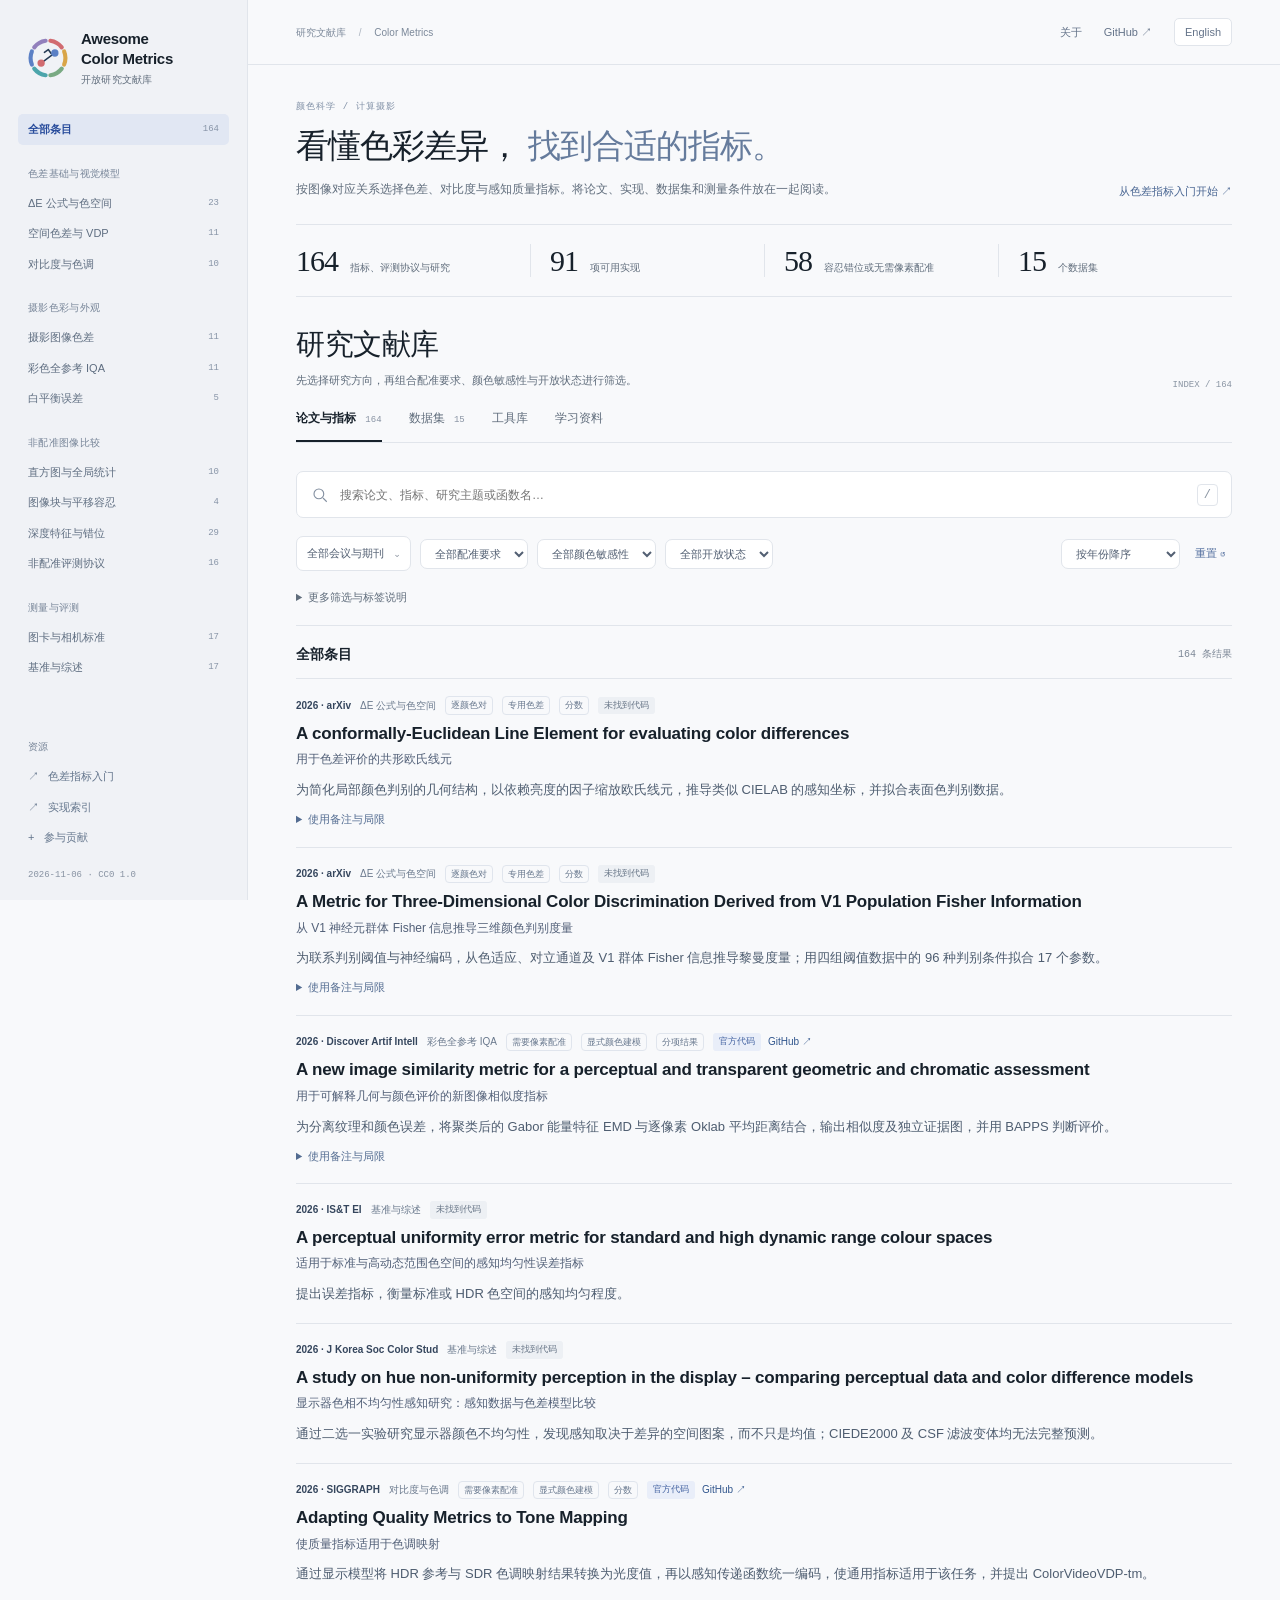
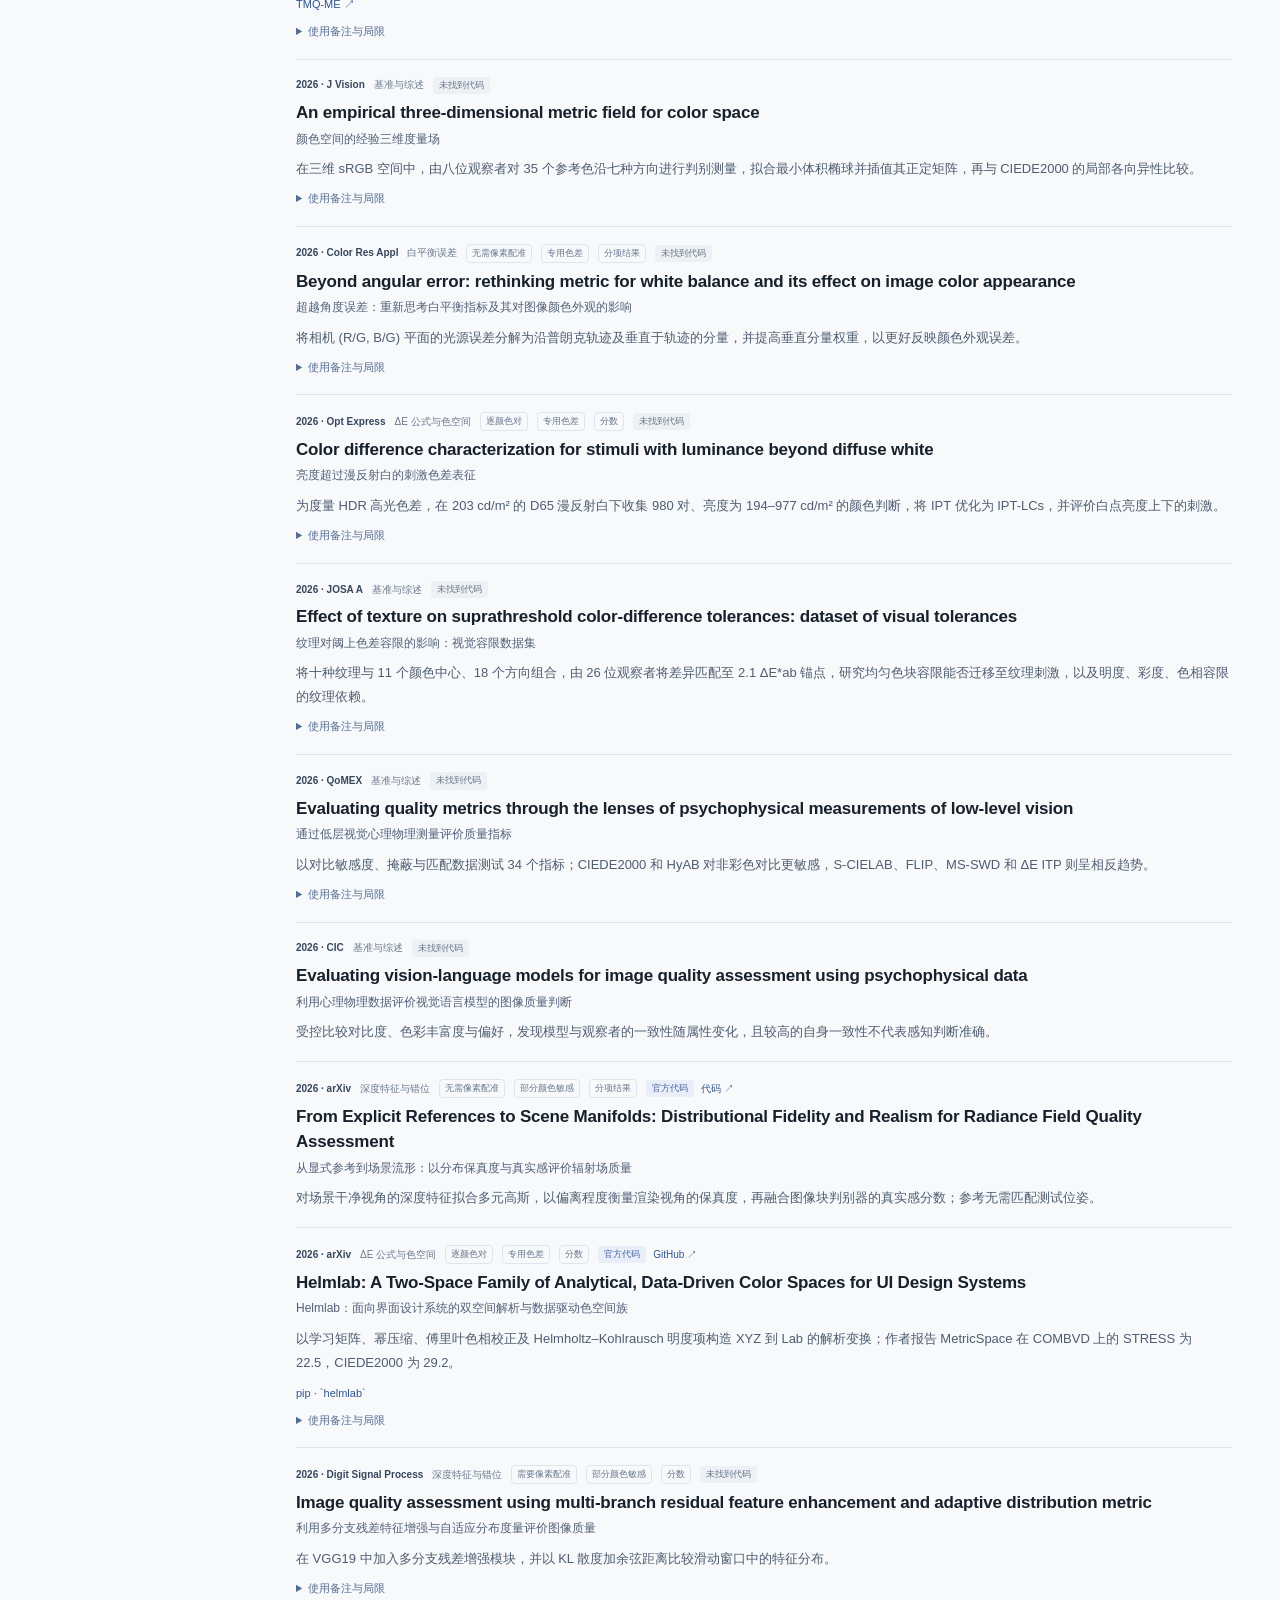
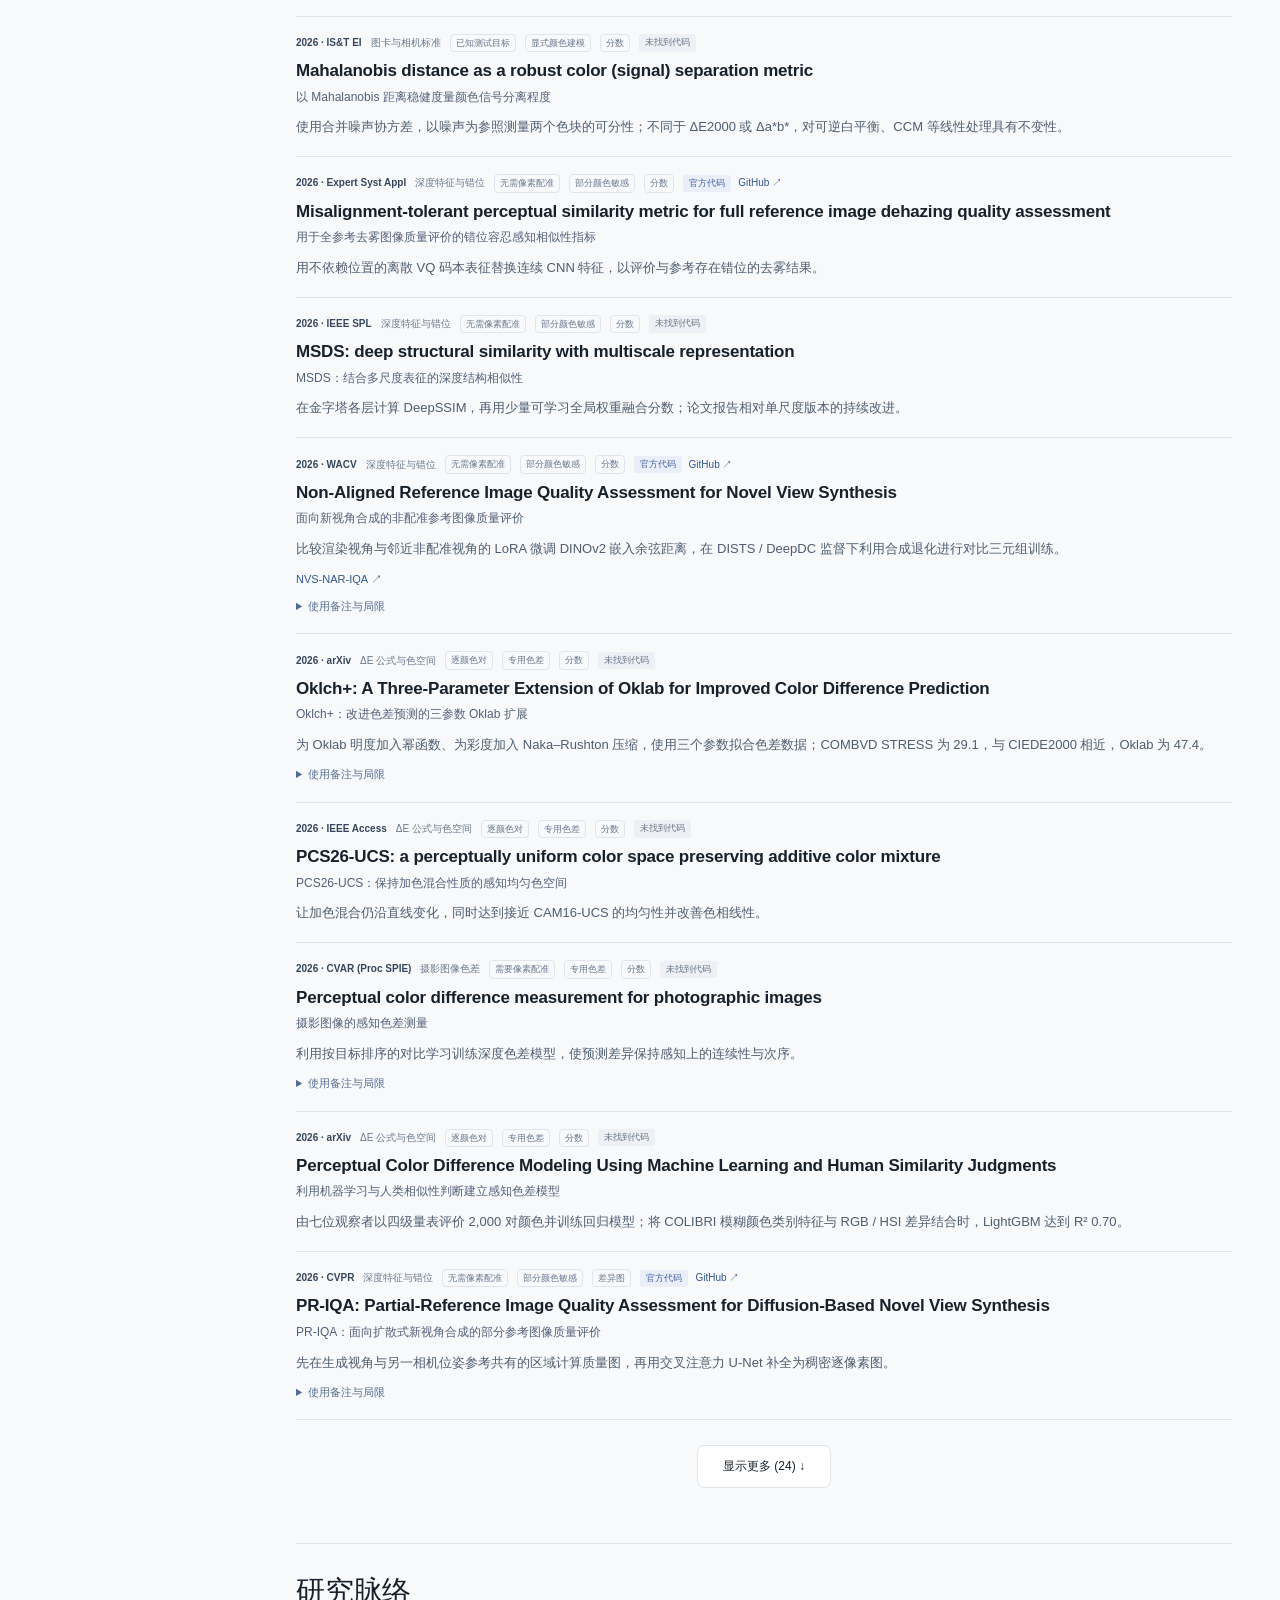
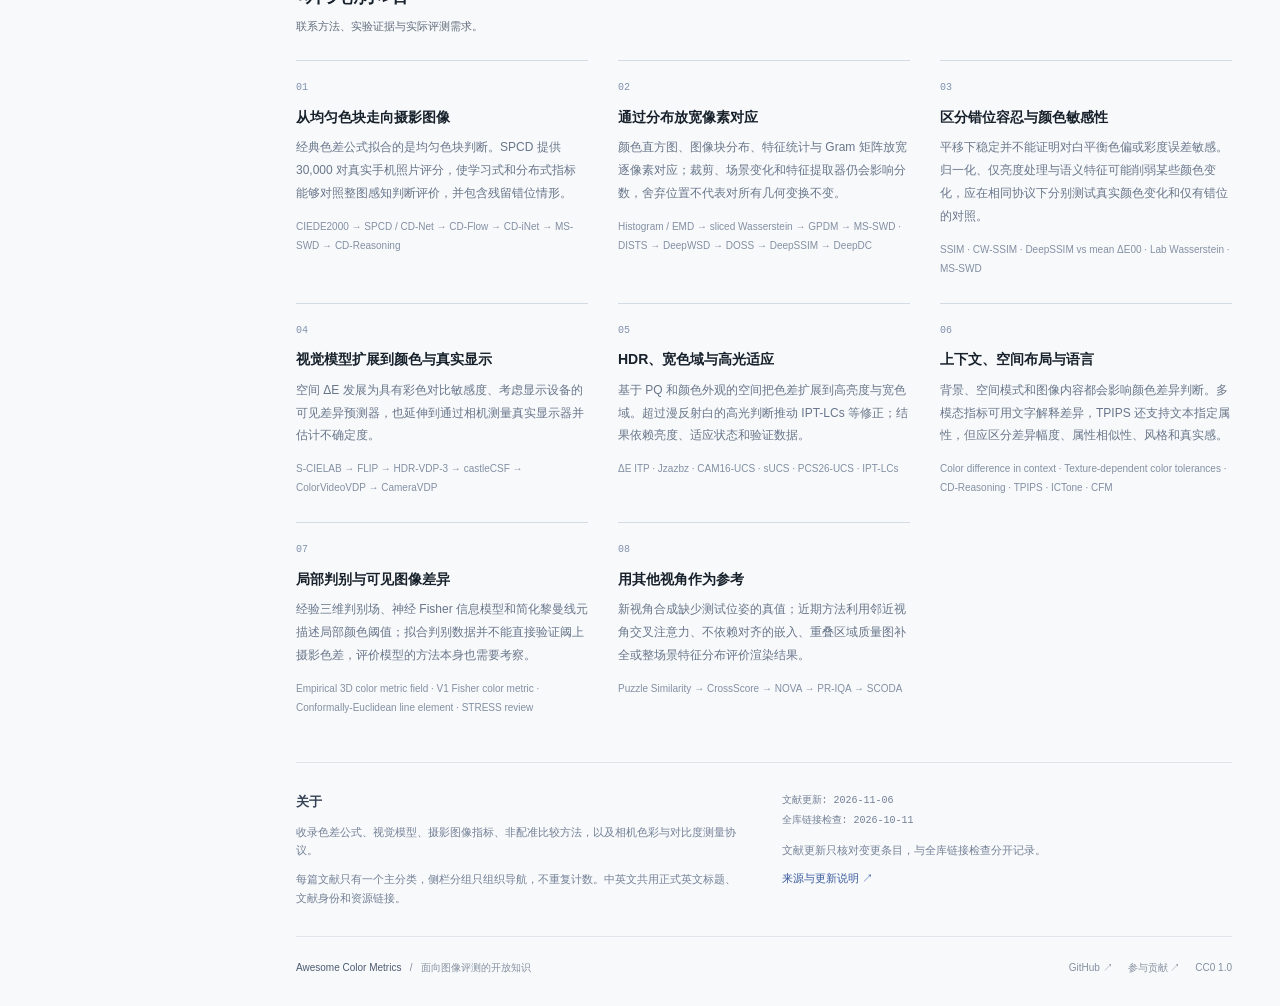
<file: docs/zh-CN.html>
<!doctype html>
<html lang="zh-CN">
<head>
<meta charset="utf-8">
<meta name="viewport" content="width=device-width, initial-scale=1">
<meta name="description" content="按图像对应关系选择色差、对比度与感知质量指标。将论文、实现、数据集和测量条件放在一起阅读。">
<meta name="theme-color" content="#f8f9fb">
<link rel="icon" type="image/svg+xml" href="data:image/svg+xml,%3Csvg%20xmlns%3D%22http%3A%2F%2Fwww.w3.org%2F2000%2Fsvg%22%20width%3D%2248%22%20height%3D%2248%22%20viewBox%3D%220%200%2048%2048%22%20fill%3D%22none%22%3E%0A%20%20%3Ctitle%3EColor%20Metrics%20%E2%80%94%20color%20difference%20vector%3C%2Ftitle%3E%0A%20%20%3Cg%20stroke-width%3D%224.5%22%20stroke-linecap%3D%22round%22%3E%0A%20%20%20%20%3Cpath%20d%3D%22M26.6%205.2A19%2019%200%200%201%2039%2012.4%22%20stroke%3D%22%23D16B70%22%2F%3E%0A%20%20%20%20%3Cpath%20d%3D%22M41.6%2016.9A19%2019%200%200%201%2041.6%2031.1%22%20stroke%3D%22%23D9A548%22%2F%3E%0A%20%20%20%20%3Cpath%20d%3D%22M39%2035.6A19%2019%200%200%201%2026.6%2042.8%22%20stroke%3D%22%2379AA83%22%2F%3E%0A%20%20%20%20%3Cpath%20d%3D%22M21.4%2042.8A19%2019%200%200%201%209%2035.6%22%20stroke%3D%22%234CA5AB%22%2F%3E%0A%20%20%20%20%3Cpath%20d%3D%22M6.4%2031.1A19%2019%200%200%201%206.4%2016.9%22%20stroke%3D%22%235B80C5%22%2F%3E%0A%20%20%20%20%3Cpath%20d%3D%22M9%2012.4A19%2019%200%200%201%2021.4%205.2%22%20stroke%3D%22%239280BC%22%2F%3E%0A%20%20%3C%2Fg%3E%0A%20%20%3Cpath%20d%3D%22M16.5%2029.5%2031.5%2018.5M20.1%2017.9l4.2-3.1%203.1%204.2%22%20stroke%3D%22%23263C56%22%20stroke-width%3D%221.7%22%20stroke-linecap%3D%22round%22%20stroke-linejoin%3D%22round%22%2F%3E%0A%20%20%3Ccircle%20cx%3D%2216.5%22%20cy%3D%2229.5%22%20r%3D%224%22%20fill%3D%22%23D16B70%22%2F%3E%0A%20%20%3Ccircle%20cx%3D%2231.5%22%20cy%3D%2218.5%22%20r%3D%224%22%20fill%3D%22%235B80C5%22%2F%3E%0A%3C%2Fsvg%3E">
<title>Awesome Color Metrics · 中文</title>
<link rel="alternate" hreflang="en" href="index.html">
<link rel="alternate" hreflang="zh-CN" href="zh-CN.html">
<style>:root{--bg:#f8f9fb;--surface:#fff;--ink:#17212b;--muted:#606d7c;--line:#e1e5eb;--accent:#3156d3;--soft:#ecf0fc;--mono:ui-monospace,SFMono-Regular,Consolas,monospace;--sans:Inter,-apple-system,BlinkMacSystemFont,"Segoe UI","Microsoft YaHei",sans-serif;--serif:Georgia,"Times New Roman","Noto Serif CJK SC",serif}
*{box-sizing:border-box}html{scroll-behavior:smooth;scroll-padding-top:135px}body{margin:0;background:var(--bg);color:var(--ink);font:14px/1.7 var(--sans)}a{color:inherit;text-decoration:none}button,input,select{font:inherit}button{cursor:pointer;color:inherit}a:hover{color:var(--accent)}button,input,select{border:1px solid var(--line);border-radius:7px;background:var(--surface)}button:hover{background:var(--soft)}:focus-visible{outline:3px solid #728cf0;outline-offset:3px}h1,h2,h3,p{margin:0}[hidden]{display:none!important}.sr-only{position:absolute;width:1px;height:1px;overflow:hidden;clip:rect(0,0,0,0)}.skip{position:fixed;top:-100px;left:20px;z-index:100;background:var(--ink);color:white;padding:12px}.skip:focus{top:12px}
.sidebar{position:fixed;inset:0 auto 0 0;width:248px;background:#f0f2f6;border-right:1px solid var(--line);padding:29px 18px 20px;display:flex;flex-direction:column;z-index:40;overflow-y:auto}.brand{display:flex;align-items:center;gap:11px;font-size:15px;font-weight:700;line-height:1.3;letter-spacing:-.3px;padding:0 8px}.brand small{display:block;font-weight:400;font-size:10px;letter-spacing:.02em;color:var(--muted);margin-top:5px}.brand-mark{display:block;flex:0 0 44px;width:44px;height:44px}.brand-mark svg{display:block;width:100%;height:100%}.sidebar nav{margin-top:28px}.nav-label{font-size:10px;color:#788699;margin:20px 10px 6px;letter-spacing:.03em}.topic{display:flex;justify-content:space-between;align-items:center;gap:9px;border:0;width:100%;padding:7px 10px;text-align:left;background:transparent;border-radius:5px;font-size:11px;color:#5f6e81;line-height:1.5}.topic span{min-width:0}.topic b{font:9px var(--mono);color:#8794a7}.topic[aria-current=true]{background:#e1e7f3;color:#274b9b;font-weight:600}.sidebar-bottom{margin-top:auto;padding-top:24px}.sidebar-bottom>a{display:block;padding:6px 10px;font-size:11px;color:#63758c}.version{font:9px var(--mono);color:#8792a2;padding:17px 10px 0}.shell{margin-left:248px}.topbar{height:65px;border-bottom:1px solid var(--line);padding:0 48px;display:flex;justify-content:space-between;align-items:center;gap:15px}.trail{font-size:10px;color:#7c899a}.trail span{margin:0 10px;color:#acb5c0}.top-links{display:flex;align-items:center;gap:22px;font-size:11px;color:#647389}.language{border:1px solid var(--line);background:var(--surface);border-radius:5px;padding:4px 10px}.content{max-width:1500px;margin:auto;padding:0 48px}.hero{padding:35px 0 24px;display:flex;align-items:end;justify-content:space-between;gap:24px}.eyebrow{font:9px/1.6 var(--mono);letter-spacing:.12em;color:#8090a6;margin-bottom:12px}.hero h1{font:clamp(28px,3vw,44px)/1.18 var(--serif);letter-spacing:-1.3px}.hero h1 em{font-weight:400;color:#657b9c}.hero p{font-size:12px;color:var(--muted);max-width:680px;margin-top:12px;line-height:1.9}.text-link{font-size:11px;color:#476491;white-space:nowrap}.metrics{display:grid;grid-template-columns:repeat(4,minmax(0,1fr));border-top:1px solid var(--line);border-bottom:1px solid var(--line);padding:19px 0;margin-bottom:29px}.metric{display:flex;align-items:baseline;gap:12px;padding:0 19px;border-left:1px solid var(--line)}.metric:first-child{padding-left:0;border:0}.metric strong{font:30px/1.1 var(--serif);letter-spacing:-1px}.metric span{font-size:10px;color:var(--muted)}.library-heading{display:flex;justify-content:space-between;align-items:end;gap:15px;margin-bottom:18px}.library-heading h2,.section-heading h2{font:29px/1.3 var(--serif);letter-spacing:-.5px}.library-heading p,.section-heading p{font-size:11px;color:var(--muted);margin-top:7px}.index-label{font:9px var(--mono);color:#8a95a3;white-space:nowrap}.tabs{display:flex;gap:27px;border-bottom:1px solid var(--line);margin-bottom:20px}.tab{border:0;border-radius:0;background:transparent;font-size:12px;color:var(--muted);padding:0 0 12px;border-bottom:2px solid transparent}.tab[aria-pressed=true]{color:var(--ink);font-weight:600;border-bottom-color:var(--ink)}.tab span{font:9px var(--mono);color:#8792a2;margin-left:6px}
.search-toolbar{position:sticky;top:0;z-index:20;background:var(--bg);padding:8px 0 10px}.search-wrap{position:relative}.search-wrap svg{position:absolute;left:15px;top:15px;color:#8490a1}.search-wrap input{width:100%;height:47px;padding:12px 50px 12px 43px;font-size:12px}.search-wrap kbd{position:absolute;right:14px;top:13px;border:1px solid var(--line);border-radius:4px;padding:0 6px;color:#8893a0;font:12px/20px var(--mono)}.filter-row{display:flex;align-items:center;gap:9px;flex-wrap:wrap;padding:8px 0 13px}.filter-row select,.venue-filter>summary{font-size:11px;color:#536073;padding:7px 10px;max-width:205px}.filter-row .sort{margin-left:auto}.reset,.inline-button{border:0;background:transparent;color:#536f9e;font-size:11px;padding:6px}.venue-filter{position:relative}.venue-filter>summary{cursor:pointer;border:1px solid var(--line);border-radius:7px;background:white;list-style:none;max-width:none}.venue-filter>summary:after{content:'⌄';margin-left:10px}.venue-panel{position:absolute;top:43px;left:0;width:360px;max-height:420px;overflow:auto;z-index:25;background:white;border:1px solid var(--line);border-radius:9px;padding:15px;box-shadow:0 12px 35px #17212b16}.venue-actions{display:flex;justify-content:space-between;align-items:center;gap:8px}.venue-actions button{font-size:10px;padding:5px 8px}.venue-help{font-size:10px;color:var(--muted);margin:10px 0}.venue-options{display:grid;grid-template-columns:1fr 1fr;gap:7px 10px}.venue-options label{font-size:11px;display:flex;align-items:center;gap:6px;overflow-wrap:anywhere}.venue-options input{accent-color:var(--accent)}.advanced-filters{font-size:11px;color:var(--muted);margin:0 0 14px}.advanced-filters>summary{cursor:pointer;width:fit-content;padding:4px 0}.label-guide{display:grid;grid-template-columns:1fr 1fr;gap:8px 24px;padding:13px 16px;background:#f0f3f8;border-radius:7px}.label-guide p{font-size:11px}.label-guide b{color:#465b76}.label-guide .signal{grid-column:1/-1;color:#476b53}.active-filters{display:flex;flex-wrap:wrap;gap:5px;margin-top:8px}.filter-chip{font-size:10px;border-radius:5px;color:#3d5d8d;background:#edf1f8;padding:3px 8px}.results-heading{display:flex;align-items:center;justify-content:space-between;gap:12px;border-top:1px solid var(--line);padding:17px 0 12px}.results-heading h3{font-size:14px;font-weight:600}.results-heading p{font:10px var(--mono);color:#7c8796}.category-description{font-size:12px;color:var(--muted);line-height:1.9;margin-bottom:16px;max-width:850px}
.paper-list{border-top:1px solid var(--line)}.paper-card{padding:17px 0;border-bottom:1px solid var(--line);scroll-margin-top:140px}.paper-meta{display:flex;flex-wrap:wrap;align-items:center;gap:4px 9px;font-size:10px;line-height:1.6;color:#69788c;margin-bottom:6px}.paper-publication{color:#35465d;font-weight:600}.method-tag{font-size:9px;border:1px solid #e0e5ed;padding:1px 5px;border-radius:4px;color:#68788e}.paper-release{display:inline-flex;align-items:center;gap:7px}.status{font-size:9px;line-height:1.5;border-radius:3px;padding:2px 6px;background:#edf0f4;color:#667486}.status-code,.status-toolbox{background:#e9eef9;color:#4564a2}.status-unofficial{background:#f4ede0;color:#876231}.code-link{font-size:10px;color:#31568d}.paper-name{font-size:17px;font-weight:600;letter-spacing:-.2px;line-height:1.5;overflow-wrap:anywhere}.paper-name a:hover{text-decoration:underline;text-underline-offset:3px}.paper-translation{font-size:12px;color:#526078;line-height:1.8;margin-top:3px}.paper-summary{color:#4e5d70;font-size:13px;line-height:1.85;margin-top:7px;overflow-wrap:anywhere}.paper-links{display:flex;flex-wrap:wrap;gap:5px 18px;margin-top:9px;font-size:11px;color:#31568d;overflow-wrap:anywhere}.paper-links a:hover{text-decoration:underline}.paper-note{font-size:11px;color:#697587;margin-top:8px;line-height:1.8}.paper-note summary{cursor:pointer;width:fit-content;color:#536c91}.paper-note p{padding:10px 14px;margin-top:6px;border-radius:6px;background:#f0f3f8;overflow-wrap:anywhere}.show-more{display:block;margin:25px auto 0;padding:10px 25px;font-size:12px}.empty{text-align:center;padding:50px 20px;background:#f0f3f8;border-radius:8px}.empty p{font-size:12px;color:var(--muted);margin-top:8px}.resource-grid{display:grid;grid-template-columns:repeat(2,minmax(0,1fr));gap:15px}.resource-card{background:white;border:1px solid var(--line);border-radius:8px;padding:22px;overflow-wrap:anywhere}.resource-card h3{font-size:16px;line-height:1.5}.resource-card p{font-size:12px;color:var(--muted);margin-top:10px}.resource-meta{font:10px var(--mono);color:#8491a2;margin-bottom:10px}.resource-card dl{display:grid;grid-template-columns:65px 1fr;gap:7px 12px;font-size:11px;margin:15px 0}.resource-card dt{color:#8491a2}.resource-card dd{margin:0;color:#546277}.resource-link{display:inline-block;margin-top:12px;font-size:11px;color:#395a9d}.learning-group{margin-bottom:25px}.learning-group>h3{font-size:14px;margin-bottom:10px}.learning-item{padding:15px 0;border-bottom:1px solid var(--line)}.learning-item>a{font-size:13px;font-weight:500;color:#395a9d}.learning-item p{font-size:12px;color:var(--muted);margin-top:5px}.research-section{margin-top:55px;border-top:1px solid var(--line);padding-top:29px}.section-heading{margin-bottom:24px}.trend-grid{display:grid;grid-template-columns:repeat(3,minmax(0,1fr));gap:25px 30px}.trend{border-top:1px solid #d3dbe7;padding-top:13px}.trend-num{font:10px var(--mono);color:#8092ae}.trend h3{font-size:14px;line-height:1.6;margin:8px 0}.trend p{font-size:12px;color:#68768a;line-height:1.9}.trend .examples{font-size:10px;color:#8390a3;margin-top:12px}.about{margin-top:45px;border-top:1px solid var(--line);padding:28px 0;display:grid;grid-template-columns:1fr 1fr;gap:35px;font-size:11px;color:#738096}.about h2{font-size:13px;color:#344254;margin-bottom:10px}.about p+p{margin-top:10px}.about a{color:#395a9d}.dates{font:10px/2 var(--mono);margin-bottom:10px}.footer{border-top:1px solid var(--line);padding:22px 0 30px;display:flex;justify-content:space-between;gap:15px;flex-wrap:wrap;font-size:10px;color:#8390a0}.footer b{color:#4d5c72;font-weight:500}.footer a{margin-right:15px}.noscript{padding:18px;background:#fff5d7;margin-bottom:20px}.menu-button,.backdrop{display:none}html[lang=zh-CN] .hero h1{font-family:var(--sans);font-size:clamp(25px,2.6vw,38px);letter-spacing:-1px}html[lang=zh-CN] .hero h1 em{font-style:normal}
@media(min-width:1600px){.content,.topbar{padding-left:65px;padding-right:65px}}
@media(max-width:1150px){.sidebar{width:218px;padding:25px 13px}.shell{margin-left:218px}.content,.topbar{padding-left:30px;padding-right:30px}.hero{display:block}.text-link{display:inline-block;margin-top:12px}.metric{display:block;padding-left:15px}.metric span{display:block;margin-top:7px}.trend-grid{grid-template-columns:1fr 1fr}.filter-row .sort{margin-left:0}}
@media(max-width:800px){.sidebar{transform:translateX(-100%);visibility:hidden;transition:transform .18s;width:250px}.sidebar.open{transform:none;visibility:visible}.shell{margin-left:0}.topbar{height:56px;padding:0 22px}.content{padding:0 22px}.trail{display:none}.menu-button{display:block;font-size:11px;padding:5px 10px}.backdrop.open{display:block;position:fixed;inset:0;z-index:35;background:#17212b66;border:0;border-radius:0}.hero{padding-top:28px}.top-links{gap:15px}.hero h1{font-size:36px}.resource-grid{gap:12px}.filter-row select{max-width:190px}.venue-panel{max-width:calc(100vw - 44px)}}
@media(max-width:480px){.content{padding:0 17px}.topbar{padding:0 17px}.hero h1{font-size:31px}.hero h1 em{display:block;margin-top:3px}.hero p{font-size:12px}.eyebrow{font-size:8px}.metrics{grid-template-columns:1fr 1fr;row-gap:19px}.metric:nth-child(3){padding-left:0;border:0}.metric strong{font-size:27px}.metric span{font-size:10px}.library-heading h2{font-size:25px}.index-label{display:none}.tabs{gap:22px}.tab{font-size:11px}.filter-row{gap:7px}.filter-row select,.venue-filter>summary{font-size:10px;max-width:160px}.venue-panel{width:320px;max-width:calc(100vw - 34px)}.venue-options{grid-template-columns:1fr}.label-guide{grid-template-columns:1fr;padding:12px}.paper-name{font-size:15px}.paper-summary{font-size:12px}.paper-meta{gap:4px 7px}.paper-translation{font-size:11px}.resource-grid,.trend-grid,.about{grid-template-columns:1fr}.resource-card{padding:18px}.trend-grid{gap:20px}.top-links>a:first-child{display:none}.library-heading p{font-size:11px}.search-wrap input{font-size:11px}.about{gap:20px}}
@media(prefers-reduced-motion:reduce){html{scroll-behavior:auto}*,*:before,*:after{transition:none!important}}
@media print{.sidebar,.topbar,.search-toolbar,#paperFilters,.tabs,.show-more,.skip{display:none!important}.shell{margin-left:0}.content{padding:0}.paper-card{break-inside:avoid}.resource-grid{display:block}}
</style>
</head>
<body>
<a class="skip" href="#library">跳至文献库</a>
<aside class="sidebar" id="sidebar" aria-label="浏览研究方向">
<a class="brand" href="#top"><span class="brand-mark" aria-hidden="true"><svg xmlns="http://www.w3.org/2000/svg" width="48" height="48" viewBox="0 0 48 48" fill="none">
  <title>Color Metrics — color difference vector</title>
  <g stroke-width="4.5" stroke-linecap="round">
    <path d="M26.6 5.2A19 19 0 0 1 39 12.4" stroke="#D16B70"/>
    <path d="M41.6 16.9A19 19 0 0 1 41.6 31.1" stroke="#D9A548"/>
    <path d="M39 35.6A19 19 0 0 1 26.6 42.8" stroke="#79AA83"/>
    <path d="M21.4 42.8A19 19 0 0 1 9 35.6" stroke="#4CA5AB"/>
    <path d="M6.4 31.1A19 19 0 0 1 6.4 16.9" stroke="#5B80C5"/>
    <path d="M9 12.4A19 19 0 0 1 21.4 5.2" stroke="#9280BC"/>
  </g>
  <path d="M16.5 29.5 31.5 18.5M20.1 17.9l4.2-3.1 3.1 4.2" stroke="#263C56" stroke-width="1.7" stroke-linecap="round" stroke-linejoin="round"/>
  <circle cx="16.5" cy="29.5" r="4" fill="#D16B70"/>
  <circle cx="31.5" cy="18.5" r="4" fill="#5B80C5"/>
</svg></span><span>Awesome<br>Color Metrics<small>开放研究文献库</small></span></a>
<nav id="topicNav" aria-label="浏览研究方向"></nav>
<div class="sidebar-bottom"><div class="nav-label">资源</div><a href="https://github.com/RoryLi98/Awesome-Color-Metrics/blob/main/guide/color-metrics-101.zh-CN.md">↗ &nbsp; 色差指标入门</a><a href="https://github.com/RoryLi98/Awesome-Color-Metrics/blob/main/CODE.zh-CN.md">↗ &nbsp; 实现索引</a><a href="https://github.com/RoryLi98/Awesome-Color-Metrics/blob/main/CONTRIBUTING.zh-CN.md">+ &nbsp; 参与贡献</a><div class="version">2026-11-06 · CC0 1.0</div></div>
</aside>
<button class="backdrop" id="backdrop" aria-label="浏览目录" tabindex="-1"></button>
<div class="shell" id="top">
<header class="topbar"><button class="menu-button" id="menuButton" aria-controls="sidebar" aria-expanded="false">☰ &nbsp; 浏览目录</button><div class="trail">研究文献库 <span>/</span> Color Metrics</div><div class="top-links"><a href="#about">关于</a><a href="https://github.com/RoryLi98/Awesome-Color-Metrics" target="_blank" rel="noopener noreferrer">GitHub ↗</a><a class="language" id="languageLink" href="index.html">English</a></div></header>
<main class="content">
<section class="hero" aria-labelledby="hero-title"><div><div class="eyebrow">颜色科学 / 计算摄影</div><h1 id="hero-title">看懂色彩差异， <em>找到合适的指标。</em></h1><p>按图像对应关系选择色差、对比度与感知质量指标。将论文、实现、数据集和测量条件放在一起阅读。</p></div><a class="text-link" href="https://github.com/RoryLi98/Awesome-Color-Metrics/blob/main/guide/color-metrics-101.zh-CN.md">从色差指标入门开始 ↗</a></section>
<div class="metrics" aria-label="研究文献库"><div class="metric"><strong>164</strong><span>指标、评测协议与研究</span></div><div class="metric"><strong>91</strong><span>项可用实现</span></div><div class="metric"><strong>58</strong><span>容忍错位或无需像素配准</span></div><div class="metric"><strong>15</strong><span>个数据集</span></div></div>
<noscript><div class="noscript">启用 JavaScript 可使用筛选，也可阅读完整的 <a href="https://github.com/RoryLi98/Awesome-Color-Metrics/blob/main/README.zh-CN.md">README ↗</a></div></noscript>
<section id="library" aria-labelledby="library-title">
<div class="library-heading"><div><h2 id="library-title">研究文献库</h2><p>先选择研究方向，再组合配准要求、颜色敏感性与开放状态进行筛选。</p></div><span class="index-label">INDEX / 164</span></div>
<div class="tabs" role="group" aria-label="资源"><button class="tab" data-view="papers" aria-pressed="true">论文与指标 <span>164</span></button><button class="tab" data-view="datasets" aria-pressed="false">数据集 <span>15</span></button><button class="tab" data-view="tools" aria-pressed="false">工具库</button><button class="tab" data-view="learn" aria-pressed="false">学习资料</button></div>
<div class="search-toolbar"><div class="search-wrap"><svg width="18" height="18" viewBox="0 0 24 24" fill="none" stroke="currentColor" stroke-width="1.5" aria-hidden="true"><circle cx="10.5" cy="10.5" r="6.5"/><path d="m16 16 5 5"/></svg><input id="search" type="search" placeholder="搜索论文、指标、研究主题或函数名…" aria-label="搜索研究文献库" autocomplete="off"><kbd aria-hidden="true">/</kbd></div><div id="activeFilters" class="active-filters" role="group" aria-label="已选筛选条件" hidden></div></div>
<div id="paperFilters"><div class="filter-row">
<details id="venueFilter" class="venue-filter"><summary id="venueSummary">全部会议与期刊</summary><div class="venue-panel"><div class="venue-actions"><button type="button" id="venuePreset">CVPR + ICCV + ECCV</button><button type="button" class="inline-button" id="venueClear">清空</button></div><p class="venue-help">多个发表场所取并集，其他条件进一步缩小范围。</p><div id="venueOptions" class="venue-options" role="group" aria-label="全部会议与期刊"></div></div></details>
<label><span class="sr-only">全部配准要求</span><select id="alignment"><option value="all">全部配准要求</option></select></label>
<label><span class="sr-only">全部颜色敏感性</span><select id="color"><option value="all">全部颜色敏感性</option></select></label>
<label><span class="sr-only">全部开放状态</span><select id="status"><option value="all">全部开放状态</option><option value="runnable">有可用实现</option><option value="spec">标准文档</option><option value="unreleased">尚无公开实现</option></select></label>
<label class="sort"><span class="sr-only">按年份降序</span><select id="sort"><option value="newest">按年份降序</option><option value="ready">实现优先</option><option value="az">按英文标题排序</option></select></label><button type="button" id="reset" class="reset">重置 ↺</button>
</div><details class="advanced-filters" id="advancedFilters"><summary>更多筛选与标签说明</summary><div class="filter-row"><label><span class="sr-only">全部年份</span><select id="year"><option value="all">全部年份</option></select></label><label><span class="sr-only">全部输出形式</span><select id="output"><option value="all">全部输出形式</option></select></label><label><span class="sr-only">全部实现来源</span><select id="package"><option value="all">全部实现来源</option></select></label></div><div class="label-guide" id="labelGuide"></div></details></div>
<div class="results-heading"><h3 id="resultTitle">全部条目</h3><p id="resultCount" role="status" aria-live="polite"></p></div><p id="categoryDescription" class="category-description" hidden></p><div id="results"></div><button type="button" id="showMore" class="show-more" hidden>显示更多 ↓</button>
</section>
<section class="research-section" aria-labelledby="threads-title"><div class="section-heading"><h2 id="threads-title">研究脉络</h2><p>联系方法、实验证据与实际评测需求。</p></div><div class="trend-grid" id="trends"></div></section>
<section class="about" id="about"><div><h2>关于</h2><p>收录色差公式、视觉模型、摄影图像指标、非配准比较方法，以及相机色彩与对比度测量协议。</p><p>每篇文献只有一个主分类，侧栏分组只组织导航，不重复计数。中英文共用正式英文标题、文献身份和资源链接。</p></div><div><div class="dates">文献更新: 2026-11-06<br>全库链接检查: 2026-10-11</div><p>文献更新只核对变更条目，与全库链接检查分开记录。</p><p><a href="https://github.com/RoryLi98/Awesome-Color-Metrics/blob/main/guide/literature-update-2026-11-06.zh-CN.md">来源与更新说明 ↗</a></p></div></section>
<footer class="footer"><div><b>Awesome Color Metrics</b> &nbsp; / &nbsp; 面向图像评测的开放知识</div><div><a href="https://github.com/RoryLi98/Awesome-Color-Metrics">GitHub ↗</a><a href="https://github.com/RoryLi98/Awesome-Color-Metrics/blob/main/CONTRIBUTING.zh-CN.md">参与贡献 ↗</a><span>CC0 1.0</span></div></footer>
</main></div>
<script id="library-data" type="application/json">{"papers":[{"name":"CIELAB ΔE*ab (CIE76)","title":"CIE 015:2018 Colorimetry, 4th Edition (current definition of CIELAB and ΔE*ab, introduced in 1976)","translation":"CIE 015:2018《色度学》第四版：CIELAB 与 ΔE*ab 的现行定义（1976 年提出）","summary":"计算 CIELAB 空间中的欧氏距离。公式简单、应用广泛，但会过度放大高饱和度颜色的色度差异。","note":"链接指向需付费的 CIE 015:2018 报告；公式可在常用色度学教材中找到。","venue":"CIE TR","year":1976,"category":"formula","paper":"https://doi.org/10.25039/TR.015.2018","code":"","status":"toolbox","align":"pair","color":"dedicated","output":"score","implementations":[{"label":"colour · `CIE 1976`","package":"colour","url":"https://github.com/colour-science/colour"},{"label":"scikit-image · `deltaE_cie76`","package":"scikit-image","url":"https://github.com/scikit-image/scikit-image"}],"search":"CIELAB ΔE*ab (CIE76) CIE 015:2018 Colorimetry, 4th Edition (current definition of CIELAB and ΔE*ab, introduced in 1976) Euclidean distance in CIELAB. Simple and still widely reported, but over-weights chroma differences of saturated colors. The link is the CIE 015:2018 report (paid); the formula itself is in every colorimetry textbook."},{"name":"CMC l:c","title":"Modification to the JPC79 Colour-difference Formula","translation":"JPC79 色差公式的修订","summary":"依据颜色在色空间中的位置，为明度、彩度和色相差异加权；l:c（通常为 2:1）用于区分可接受性与可感知性，交换两个输入可能得到不同结果。","note":"","venue":"J Soc Dyers Colourists","year":1984,"category":"formula","paper":"https://doi.org/10.1111/j.1478-4408.1984.tb00969.x","code":"","status":"toolbox","align":"pair","color":"dedicated","output":"score","implementations":[{"label":"colour · `CMC`","package":"colour","url":"https://github.com/colour-science/colour"},{"label":"scikit-image · `deltaE_cmc`","package":"scikit-image","url":"https://github.com/scikit-image/scikit-image"}],"search":"CMC l:c Modification to the JPC79 Colour-difference Formula Weights lightness, chroma and hue differences by position in color space; l:c (usually 2:1) sets acceptability vs perceptibility. Asymmetric in its two inputs. "},{"name":"CIE94","title":"CIE94 – a new colour-difference formula","translation":"CIE94：一种新的色差公式","summary":"在 CIELAB 基础上，按彩度对 ΔC 和 ΔH 加权；对应 CIE 116-1995，是 ΔE*ab 与 CIEDE2000 之间的 CIE 推荐公式。","note":"","venue":"J Soc Dyers Colourists","year":1995,"category":"formula","paper":"https://doi.org/10.1111/j.1478-4408.1995.tb01688.x","code":"","status":"toolbox","align":"pair","color":"dedicated","output":"score","implementations":[{"label":"colour · `CIE 1994`","package":"colour","url":"https://github.com/colour-science/colour"},{"label":"scikit-image · `deltaE_ciede94`","package":"scikit-image","url":"https://github.com/scikit-image/scikit-image"}],"search":"CIE94 CIE94 – a new colour-difference formula Chroma-dependent weighting of ΔC and ΔH on top of CIELAB; the CIE recommendation between ΔE*ab and CIEDE2000 (CIE 116-1995). "},{"name":"CIEDE2000","title":"The development of the CIE 2000 colour-difference formula: CIEDE2000","translation":"CIE 2000 色差公式 CIEDE2000 的建立","summary":"加入明度、彩度和色相权重、蓝色区域的彩度与色相交互项，以及灰色区域 a* 轴缩放，是现行 CIE / ISO 标准色差公式。","note":"应使用 Sharma、Wu 与 Dalal 的测试数据验证实现（Color Res Appl 2005，DOI：10.1002/col.20070），代码链接同时提供该数据。","venue":"Color Res Appl","year":2001,"category":"formula","paper":"https://doi.org/10.1002/col.1049","code":"https://hajim.rochester.edu/ece/sites/gsharma/ciede2000/","status":"code","align":"pair","color":"dedicated","output":"score","implementations":[{"label":"colour · `CIE 2000`","package":"colour","url":"https://github.com/colour-science/colour"},{"label":"scikit-image · `deltaE_ciede2000`","package":"scikit-image","url":"https://github.com/scikit-image/scikit-image"},{"label":"ciede2000-color-matching (40+ languages)","package":"ciede2000-color-matching","url":"https://github.com/michel-leonard/ciede2000-color-matching"}],"search":"CIEDE2000 The development of the CIE 2000 colour-difference formula: CIEDE2000 Adds lightness, chroma and hue weighting functions, a chroma-hue interaction term for blues and a rescaled a* axis for grays; the current CIE / ISO standard formula. Validate any implementation against the test data of Sharma, Wu and Dalal (Color Res Appl 2005, doi:10.1002/col.20070), which the code link hosts."},{"name":"DIN99","title":"Uniform colour spaces based on the DIN99 colour-difference formula","translation":"基于 DIN99 色差公式的均匀色空间","summary":"通过明度的对数变换，以及彩度轴旋转与压缩，使欧氏距离近似感知差异，包含 DIN99 及 DIN99b–d 变体。","note":"","venue":"Color Res Appl","year":2002,"category":"formula","paper":"https://doi.org/10.1002/col.10066","code":"","status":"toolbox","align":"pair","color":"dedicated","output":"score","implementations":[{"label":"colour · `DIN99`","package":"colour","url":"https://github.com/colour-science/colour"}],"search":"DIN99 Uniform colour spaces based on the DIN99 colour-difference formula Logarithmic lightness and rotated, compressed chroma axes so that plain Euclidean distance approximates perceived differences (DIN99 and the DIN99b-d variants). "},{"name":"CAM02-UCS","title":"Uniform colour spaces based on CIECAM02 colour appearance model","translation":"基于 CIECAM02 颜色外观模型的均匀色空间","summary":"从 CIECAM02 推导适用于小色差（SCD）、大色差（LCD）与一般色差（UCS）的三种均匀空间，并考虑观察条件。","note":"","venue":"Color Res Appl","year":2006,"category":"formula","paper":"https://doi.org/10.1002/col.20227","code":"","status":"toolbox","align":"pair","color":"dedicated","output":"score","implementations":[{"label":"colour · `CAM02-UCS / -LCD / -SCD`","package":"colour","url":"https://github.com/colour-science/colour"}],"search":"CAM02-UCS Uniform colour spaces based on CIECAM02 colour appearance model Three uniform spaces derived from CIECAM02 for small (SCD), large (LCD) and general (UCS) color differences; accounts for viewing conditions. "},{"name":"Power functions","title":"Power functions improving the performance of color-difference formulas","translation":"利用幂函数提高色差公式的预测性能","summary":"分别为各公式拟合幂律修正 ΔE′ = a·ΔE^b，改善 CIEDE2000、CAM02-UCS 等公式与视觉判断的一致性。","note":"","venue":"Opt Express","year":2015,"category":"formula","paper":"https://doi.org/10.1364/OE.23.000597","code":"","status":"toolbox","align":"pair","color":"dedicated","output":"score","implementations":[{"label":"colour · `power_function_Huang2015`","package":"colour","url":"https://github.com/colour-science/colour"}],"search":"Power functions Power functions improving the performance of color-difference formulas A power-law correction ΔE' = a·ΔE^b fitted per formula that improves agreement with visual data for CIEDE2000, CAM02-UCS and others. "},{"name":"CAM16-UCS","title":"Comprehensive color solutions: CAM16, CAT16, and CAM16-UCS","translation":"综合颜色解决方案：CAM16、CAT16 与 CAM16-UCS","summary":"作为 CIECAM02 的简化后继模型，引入 CAT16 色适应变换，并在给定观察条件下通过均匀空间度量色差。","note":"","venue":"Color Res Appl","year":2017,"category":"formula","paper":"https://doi.org/10.1002/col.22131","code":"","status":"toolbox","align":"pair","color":"dedicated","output":"score","implementations":[{"label":"colour · `CAM16-UCS / -LCD / -SCD`","package":"colour","url":"https://github.com/colour-science/colour"}],"search":"CAM16-UCS Comprehensive color solutions: CAM16, CAT16, and CAM16-UCS Simplified successor of CIECAM02 with the CAT16 chromatic adaptation transform and a uniform space for color differences under stated viewing conditions. "},{"name":"Jzazbz","title":"Perceptually uniform color space for image signals including high dynamic range and wide gamut","translation":"面向高动态范围与宽色域图像信号的感知均匀色空间","summary":"采用 PQ 非线性与绝对亮度输入，面向 HDR 和宽色域信号，同时关注大小色差预测与色相线性。","note":"","venue":"Opt Express","year":2017,"category":"formula","paper":"https://doi.org/10.1364/OE.25.015131","code":"","status":"toolbox","align":"pair","color":"dedicated","output":"score","implementations":[{"label":"colour · `XYZ_to_Jzazbz`","package":"colour","url":"https://github.com/colour-science/colour"}],"search":"Jzazbz Perceptually uniform color space for image signals including high dynamic range and wide gamut PQ-based perceptually uniform space for HDR and wide-gamut signals with absolute luminance input, aiming to predict small and large color differences and hue linearity. "},{"name":"ΔE ITP","title":"ITU-R BT.2124-0: Objective metric for the assessment of the potential visibility of colour differences in television","translation":"ITU-R BT.2124-0：电视颜色差异潜在可见性的客观评价指标","summary":"对 BT.2100 PQ 信号计算 ICtCp 中的 720·‖Δ(I,T,P)‖；在最敏感适应状态下，1 单位约对应一个恰可察觉差异。","note":"可从 itu.int 免费下载推荐文件的 PDF。","venue":"ITU-R Rec.","year":2019,"category":"formula","paper":"https://www.itu.int/rec/R-REC-BT.2124-0-201901-I/en","code":"","status":"toolbox","align":"pair","color":"dedicated","output":"score","implementations":[{"label":"colour · `ITP`","package":"colour","url":"https://github.com/colour-science/colour"}],"search":"ΔE ITP ITU-R BT.2124-0: Objective metric for the assessment of the potential visibility of colour differences in television 720·‖Δ(I, T, P)‖ in ICtCp on BT.2100 PQ signals; 1 unit is about one just-noticeable difference at the most sensitive adaptation state. The recommendation PDF is free on itu.int."},{"name":"HyAB","title":"Distance metrics for very large color differences","translation":"用于极大色差的距离度量","summary":"将明度的城市街区距离与 a*b* 平面的欧氏距离相加；在论文测试的极大色差（约 10 ΔE*ab 以上）条件下表现较好，也用于 FLIP。","note":"","venue":"Color Res Appl","year":2020,"category":"formula","paper":"https://doi.org/10.1002/col.22451","code":"","status":"toolbox","align":"pair","color":"dedicated","output":"score","implementations":[{"label":"colour · `HyAB` / `HyCH`","package":"colour","url":"https://github.com/colour-science/colour"}],"search":"HyAB Distance metrics for very large color differences City-block lightness difference plus Euclidean a*b* distance; the best of the tested metrics for very large differences (about 10 ΔE*ab or more). Used inside FLIP. "},{"name":"ZCAM","title":"ZCAM, a colour appearance model based on a high dynamic range uniform colour space","translation":"ZCAM：基于高动态范围均匀色空间的颜色外观模型","summary":"基于 Jzazbz 预测 HDR 内容的十种外观属性，论文报告其预测精度至少可与 CIECAM02、CAM16 相当。","note":"","venue":"Opt Express","year":2021,"category":"formula","paper":"https://doi.org/10.1364/OE.413659","code":"","status":"toolbox","align":"pair","color":"dedicated","output":"components","implementations":[{"label":"colour · `XYZ_to_ZCAM`","package":"colour","url":"https://github.com/colour-science/colour"}],"search":"ZCAM ZCAM, a colour appearance model based on a high dynamic range uniform colour space Color appearance model built on Jzazbz that predicts ten appearance attributes for HDR content, with accuracy at least on par with CIECAM02 and CAM16. "},{"name":"sUCS / sCAM","title":"Simple color appearance model (sCAM) based on simple uniform color space (sUCS)","translation":"基于简单均匀色空间 sUCS 的简单颜色外观模型 sCAM","summary":"采用较简单的均匀空间与外观模型结构，在 28 组均匀性和 6 组色相线性数据上，综合排名为第一或第二。","note":"","venue":"Opt Express","year":2024,"category":"formula","paper":"https://doi.org/10.1364/OE.510196","code":"","status":"toolbox","align":"pair","color":"dedicated","output":"score","implementations":[{"label":"colour · `XYZ_to_sUCS` / `sCAM`","package":"colour","url":"https://github.com/colour-science/colour"}],"search":"sUCS / sCAM Simple color appearance model (sCAM) based on simple uniform color space (sUCS) A structurally simple uniform space and appearance model that ranks first or second overall on 28 uniformity and 6 hue-linearity data sets. "},{"name":"HDR-WCG projection space","title":"Towards perceptual uniformity and HDR-WCG image processing: a projection-based color space","translation":"面向感知均匀性与 HDR 宽色域图像处理的投影色空间","summary":"通过两个三维投影矩阵及修订的非线性构造 HDR / 宽色域空间，并使用 STRESS、PU-PSNR、PU-SSIM 与 HDR-VDP-3 评价。","note":"","venue":"Opt Express","year":2024,"category":"formula","paper":"https://doi.org/10.1364/OE.530213","code":"","status":"no-code","align":"pair","color":"dedicated","output":"score","implementations":[],"search":"HDR-WCG projection space Towards perceptual uniformity and HDR-WCG image processing: a projection-based color space Uniform space for HDR / wide-gamut processing built from two 3D projection matrices and a revised nonlinearity, evaluated with STRESS, PU-PSNR, PU-SSIM and HDR-VDP-3. "},{"name":"Riemannian sinusoidal ΔE","title":"Riemannian color difference metric for spatial sinusoidal color variations","translation":"用于空间正弦颜色变化的黎曼色差度量","summary":"针对颜色在空间中呈正弦变化的刺激建立黎曼度量，使色差随空间频率变化，而非只比较两块均匀颜色。","note":"","venue":"Opt Express","year":2024,"category":"formula","paper":"https://doi.org/10.1364/OE.520947","code":"","status":"no-code","align":"pair","color":"dedicated","output":"score","implementations":[],"search":"Riemannian sinusoidal ΔE Riemannian color difference metric for spatial sinusoidal color variations Riemannian color-difference metric for color variations that are sinusoidal in space, i.e. color difference that depends on spatial frequency rather than on two uniform patches. "},{"name":"PCS26-UCS","title":"PCS26-UCS: a perceptually uniform color space preserving additive color mixture","translation":"PCS26-UCS：保持加色混合性质的感知均匀色空间","summary":"让加色混合仍沿直线变化，同时达到接近 CAM16-UCS 的均匀性并改善色相线性。","note":"","venue":"IEEE Access","year":2026,"category":"formula","paper":"https://doi.org/10.1109/ACCESS.2026.3728597","code":"","status":"no-code","align":"pair","color":"dedicated","output":"score","implementations":[],"search":"PCS26-UCS PCS26-UCS: a perceptually uniform color space preserving additive color mixture Uniform space that keeps additive mixtures on straight lines while reaching CAM16-UCS-level uniformity and better hue linearity. "},{"name":"Oklab","title":"A perceptual color space for image processing","translation":"面向图像处理的感知色空间","summary":"采用矩阵、LMS 立方根和矩阵组成的 IPT 类结构，拟合 CAM16 的明度和彩度及 IPT 的色相；欧氏距离 ΔEOK 用于 CSS Color 4 的色域映射。","note":"优化目标是外观均匀性与色相线性，并非色差判断数据；其 COMBVD STRESS 明显高于 CIEDE2000，参见 Oklch+。","venue":"Blog","year":2020,"category":"formula","paper":"https://bottosson.github.io/posts/oklab/","code":"","status":"toolbox","align":"pair","color":"dedicated","output":"score","implementations":[{"label":"colour · `XYZ_to_Oklab`","package":"colour","url":"https://github.com/colour-science/colour"},{"label":"CSS Color 4 · `oklab()` / ΔEOK","package":"CSS Color 4","url":"https://www.w3.org/TR/css-color-4/"}],"search":"Oklab A perceptual color space for image processing IPT-like space (matrix, cube-root LMS, matrix) fitted to CAM16 lightness and chroma predictions and to IPT hue; its Euclidean distance (ΔEOK) is the color difference CSS Color 4 uses for gamut mapping. Fitted for uniform appearance and hue linearity, not to color-difference data; its STRESS on COMBVD is far worse than CIEDE2000 (see Oklch+)."},{"name":"Helmlab","title":"Helmlab: A Two-Space Family of Analytical, Data-Driven Color Spaces for UI Design Systems","translation":"Helmlab：面向界面设计系统的双空间解析与数据驱动色空间族","summary":"以学习矩阵、幂压缩、傅里叶色相校正及 Helmholtz–Kohlrausch 明度项构造 XYZ 到 Lab 的解析变换；作者报告 MetricSpace 在 COMBVD 上的 STRESS 为 22.5，CIEDE2000 为 29.2。","note":"单作者预印本；作者报告在 He 等人 2022 年的三维打印样本上弱于 CIEDE2000。另一空间 GenSpace 面向渐变生成。","venue":"arXiv","year":2026,"category":"formula","paper":"https://arxiv.org/abs/2602.23010","code":"https://github.com/Grkmyldz148/helmlab","status":"code","align":"pair","color":"dedicated","output":"score","implementations":[{"label":"pip · `helmlab`","package":"pip","url":"https://pypi.org/project/helmlab/"}],"search":"Helmlab Helmlab: A Two-Space Family of Analytical, Data-Driven Color Spaces for UI Design Systems Analytical XYZ-to-Lab transform with learned matrices, power compression, Fourier hue correction and a Helmholtz–Kohlrausch lightness term; its MetricSpace variant reports STRESS 22.5 on COMBVD versus 29.2 for CIEDE2000. Single-author preprint; the author reports a regression against CIEDE2000 on He et al. 2022 (3D-printed samples). GenSpace, the second space, targets gradients rather than color difference."},{"name":"Oklch+","title":"Oklch+: A Three-Parameter Extension of Oklab for Improved Color Difference Prediction","translation":"Oklch+：改进色差预测的三参数 Oklab 扩展","summary":"为 Oklab 明度加入幂函数、为彩度加入 Naka–Rushton 压缩，使用三个参数拟合色差数据；COMBVD STRESS 为 29.1，与 CIEDE2000 相近，Oklab 为 47.4。","note":"只在以 sRGB 为中心的 COMBVD 数据上评价。","venue":"arXiv","year":2026,"category":"formula","paper":"https://arxiv.org/abs/2606.05255","code":"","status":"no-code","align":"pair","color":"dedicated","output":"score","implementations":[],"search":"Oklch+ Oklch+: A Three-Parameter Extension of Oklab for Improved Color Difference Prediction Adds a power function on L and a Naka–Rushton compression on chroma to Oklab, with three parameters fitted to color-difference data; Euclidean distance reaches STRESS 29.1 on COMBVD, level with CIEDE2000 (Oklab 47.4). Evaluated only on sRGB-centered COMBVD data."},{"name":"ML color difference (COLIBRI)","title":"Perceptual Color Difference Modeling Using Machine Learning and Human Similarity Judgments","translation":"利用机器学习与人类相似性判断建立感知色差模型","summary":"由七位观察者以四级量表评价 2,000 对颜色并训练回归模型；将 COLIBRI 模糊颜色类别特征与 RGB / HSI 差异结合时，LightGBM 达到 R² 0.70。","note":"","venue":"arXiv","year":2026,"category":"formula","paper":"https://arxiv.org/abs/2609.39130","code":"","status":"no-code","align":"pair","color":"dedicated","output":"score","implementations":[],"search":"ML color difference (COLIBRI) Perceptual Color Difference Modeling Using Machine Learning and Human Similarity Judgments Regression models trained on 2,000 color pairs rated by seven observers on a four-point scale; adding COLIBRI fuzzy color-category features to RGB / HSI differences gives the best fit (LightGBM, R² 0.70). "},{"name":"Conformally-Euclidean line element","title":"A conformally-Euclidean Line Element for evaluating color differences","translation":"用于色差评价的共形欧氏线元","summary":"为简化局部颜色判别的几何结构，以依赖亮度的因子缩放欧氏线元，推导类似 CIELAB 的感知坐标，并拟合表面色判别数据。","note":"面向局部判别，不等同于已验证的整幅摄影图像色差指标；采用 2026 年 9 月修订版。","venue":"arXiv","year":2026,"category":"formula","paper":"https://arxiv.org/abs/2606.12588","code":"","status":"no-code","align":"pair","color":"dedicated","output":"score","implementations":[],"search":"Conformally-Euclidean line element A conformally-Euclidean Line Element for evaluating color differences To simplify local color-discrimination geometry, scales a Euclidean line element by a luminance-dependent factor and derives CIELAB-like perceptual coordinates; fits surface-color discrimination datasets. Local discrimination model, not a validated whole-photograph difference score; September 2026 revision."},{"name":"V1 Fisher color metric","title":"A Metric for Three-Dimensional Color Discrimination Derived from V1 Population Fisher Information","translation":"从 V1 神经元群体 Fisher 信息推导三维颜色判别度量","summary":"为联系判别阈值与神经编码，从色适应、对立通道及 V1 群体 Fisher 信息推导黎曼度量；用四组阈值数据中的 96 种判别条件拟合 17 个参数。","note":"预印本只拟合阈值数据，拟合统计量不足以证明其对大色差或摄影图像有效。","venue":"arXiv","year":2026,"category":"formula","paper":"https://arxiv.org/abs/2603.24356","code":"","status":"no-code","align":"pair","color":"dedicated","output":"score","implementations":[],"search":"V1 Fisher color metric A Metric for Three-Dimensional Color Discrimination Derived from V1 Population Fisher Information To relate color-discrimination thresholds to neural encoding, derives a Riemannian metric from adaptation, opponent channels and V1 population Fisher information; fits 17 parameters to four threshold datasets covering 96 discrimination conditions. Preprint fitted to threshold data; reported fit statistics do not establish accuracy for large color differences or photographs."},{"name":"IPT-LCs","title":"Color difference characterization for stimuli with luminance beyond diffuse white","translation":"亮度超过漫反射白的刺激色差表征","summary":"为度量 HDR 高光色差，在 203 cd/m² 的 D65 漫反射白下收集 980 对、亮度为 194–977 cd/m² 的颜色判断，将 IPT 优化为 IPT-LCs，并评价白点亮度上下的刺激。","note":"实验针对指定适应条件下的色块，不是空间 HDR 图像质量评价。","venue":"Opt Express","year":2026,"category":"formula","paper":"https://doi.org/10.1364/OE.609373","code":"","status":"no-code","align":"pair","color":"dedicated","output":"score","implementations":[],"search":"IPT-LCs Color difference characterization for stimuli with luminance beyond diffuse white To measure HDR highlight color differences, collects judgments for 980 pairs at 194–977 cd/m² under a 203 cd/m² D65 diffuse white and optimizes IPT into IPT-LCs; evaluates both highlight and below-white stimuli. The experiment concerns color patches under a specified adaptation condition, not spatial HDR image quality."},{"name":"S-CIELAB","title":"A spatial extension of CIELAB for digital color-image reproduction","translation":"面向数字彩色图像再现的 CIELAB 空间扩展","summary":"先变换至颜色对立空间，分别用各通道的对比敏感度滤波器模糊，再变换回去逐像素计算 ΔE；需要以每视角度像素数指定观察条件。","note":"低通滤波本身并不使指标具有错位容忍能力，详见入门指南。","venue":"J Soc Inf Display","year":1997,"category":"spatial","paper":"https://doi.org/10.1889/1.1985127","code":"https://github.com/wandell/SCIELAB-1996","status":"code","align":"pixel","color":"dedicated","output":"map","implementations":[],"search":"S-CIELAB A spatial extension of CIELAB for digital color-image reproduction Converts to an opponent space, blurs each channel with its own contrast-sensitivity filter, converts back and computes per-pixel ΔE; needs viewing distance in pixels per degree. The low-pass filters do not make it tolerant to misalignment (see the guide)."},{"name":"CID","title":"Image-difference prediction: from grayscale to color","translation":"图像差异预测：从灰度到彩色","summary":"归一化后提取明度、彩度、色相与结构特征，组合成具有可解释分项的图像差异分数，并用色域映射图像调参。","note":"","venue":"IEEE TIP","year":2013,"category":"spatial","paper":"https://doi.org/10.1109/TIP.2012.2216279","code":"","status":"no-code","align":"pixel","color":"dedicated","output":"components","implementations":[],"search":"CID Image-difference prediction: from grayscale to color Normalize, extract lightness / chroma / hue / structure features, combine into an image-difference score with interpretable terms; tuned on gamut-mapped images. "},{"name":"iCID","title":"Color-image quality assessment: from prediction to optimization","translation":"彩色图像质量评价：从预测到优化","summary":"改进 CID，在改善主观差异预测的同时，使其能够作为色域映射的优化目标，减少优化产生的伪影。","note":"","venue":"IEEE TIP","year":2014,"category":"spatial","paper":"https://doi.org/10.1109/TIP.2014.2302684","code":"","status":"no-code","align":"pixel","color":"dedicated","output":"components","implementations":[],"search":"iCID Color-image quality assessment: from prediction to optimization Improved CID that can be used as an optimization target for gamut mapping without artifacts, while predicting subjective data better than CID. "},{"name":"MS-iCID","title":"Evaluating the multi-scale iCID metric","translation":"多尺度 iCID 指标评价","summary":"构建 iCID 的多尺度版本，并使用主观图像差异数据进行评价。","note":"","venue":"Proc SPIE","year":2015,"category":"spatial","paper":"https://doi.org/10.1117/12.2078879","code":"","status":"no-code","align":"pixel","color":"dedicated","output":"score","implementations":[],"search":"MS-iCID Evaluating the multi-scale iCID metric Multi-scale version of iCID evaluated against subjective image-difference data. "},{"name":"FLIP","title":"FLIP: a difference evaluator for alternating images","translation":"FLIP：用于交替显示图像的差异评价器","summary":"将对比敏感度滤波后的 HyAB 颜色分支与边缘、点特征分支结合，生成近似观察者切换两幅图像时所见差异的误差图。","note":"","venue":"ACM PACMCGIT","year":2020,"category":"spatial","paper":"https://doi.org/10.1145/3406183","code":"https://github.com/NVlabs/flip","status":"code","align":"pixel","color":"dedicated","output":"map","implementations":[{"label":"pip · `flip-evaluator`","package":"pip","url":"https://pypi.org/project/flip-evaluator/"}],"search":"FLIP FLIP: a difference evaluator for alternating images Error map approximating what a viewer sees when flipping between two images; CSF-filtered HyAB color pipeline combined with an edge / point feature pipeline. "},{"name":"HDR-FLIP","title":"Visualizing Errors in Rendered High Dynamic Range Images","translation":"渲染高动态范围图像误差的可视化","summary":"在一组曝光下对 HDR 图像进行色调映射，再逐像素取最大的 LDR-FLIP 误差，将 FLIP 扩展到 HDR。","note":"实现与 FLIP 位于同一仓库。","venue":"Eurographics (short)","year":2021,"category":"spatial","paper":"https://doi.org/10.2312/egs.20211015","code":"https://github.com/NVlabs/flip","status":"code","align":"pixel","color":"dedicated","output":"map","implementations":[],"search":"HDR-FLIP Visualizing Errors in Rendered High Dynamic Range Images Extends FLIP to HDR images by tone mapping over a range of exposures and taking the maximum LDR-FLIP error per pixel. Shipped in the same repository as FLIP."},{"name":"HDR-VDP-2","title":"HDR-VDP-2: a calibrated visual metric for visibility and quality predictions in all luminance conditions","translation":"HDR-VDP-2：适用于各种亮度条件的标定可见性与质量预测指标","summary":"从绝对光度输入出发，对光学、感光细胞、对比敏感度与掩蔽建模，预测不同亮度范围下的可见性图及质量。","note":"只对非彩色视觉建模；ColorVideoVDP 是面向彩色的后继模型。","venue":"ACM TOG","year":2011,"category":"spatial","paper":"https://doi.org/10.1145/2010324.1964935","code":"https://sourceforge.net/projects/hdrvdp/","status":"code","align":"pixel","color":"luminance","output":"map","implementations":[],"search":"HDR-VDP-2 HDR-VDP-2: a calibrated visual metric for visibility and quality predictions in all luminance conditions Visual model of optics, photoreceptors, contrast sensitivity and masking that predicts visibility maps and quality for any luminance range, from absolute photometric input. Achromatic visual model; ColorVideoVDP is the color successor."},{"name":"HDR-VDP-3","title":"HDR-VDP-3: a multi-metric for predicting image differences, quality and contrast distortions in high dynamic range and regular content","translation":"HDR-VDP-3：预测 HDR 与普通内容的图像差异、质量及对比度失真的多任务指标","summary":"由经过显示标定的输入同时预测三种结果：JOD 质量分数、可见差异概率图，以及对比度损失或增强图。","note":"仅亮度模型；当前发布版本为 HDR-VDP-3.0.7，采用 GPLv2 许可。","venue":"arXiv","year":2023,"category":"spatial","paper":"https://arxiv.org/abs/2304.13625","code":"https://sourceforge.net/projects/hdrvdp/","status":"code","align":"pixel","color":"luminance","output":"map","implementations":[],"search":"HDR-VDP-3 HDR-VDP-3: a multi-metric for predicting image differences, quality and contrast distortions in high dynamic range and regular content Three tasks in one model, quality in JOD, visible-difference probability maps and contrast-distortion (loss / enhancement) maps, from display-calibrated input. Achromatic. Current release HDR-VDP-3.0.7 (GPLv2)."},{"name":"ColorVideoVDP","title":"ColorVideoVDP: a visual difference predictor for image, video and display distortions","translation":"ColorVideoVDP：面向图像、视频及显示失真的视觉差异预测器","summary":"以彩色时空对比敏感度模型 castleCSF 与跨通道掩蔽构建全参考指标，针对指定显示设备输出 JOD 分数和逐像素失真图。","note":"模型会把 1 像素错位视为可见差异，因此不适用于未配准图像对，详见指南。","venue":"ACM TOG (SIGGRAPH)","year":2024,"category":"spatial","paper":"https://doi.org/10.1145/3658144","code":"https://github.com/gfxdisp/ColorVideoVDP","status":"code","align":"pixel","color":"dedicated","output":"map","implementations":[{"label":"pip · `cvvdp`","package":"pip","url":"https://pypi.org/project/cvvdp/"}],"search":"ColorVideoVDP ColorVideoVDP: a visual difference predictor for image, video and display distortions Full-reference metric built on a chromatic spatio-temporal CSF (castleCSF) and cross-channel masking; outputs a JOD score and per-pixel distortion maps for a given display. A 1 px shift is a visible difference to this model, so it is not meant for misaligned pairs (see the guide)."},{"name":"ColorVideoVDP-ML","title":"ColorVideoVDP-ML: visual difference predictor with a neural regressor for image and video quality prediction","translation":"ColorVideoVDP-ML：利用神经回归器预测图像与视频质量的视觉差异模型","summary":"以神经回归器替换 ColorVideoVDP 的人工汇聚规则，用于图像和视频质量预测。","note":"ColorVideoVDP 仓库提供 cvvdp-ml-saliency 与 cvvdp-ml-transformer 两个实现。","venue":"ICMEW","year":2025,"category":"spatial","paper":"https://doi.org/10.1109/ICMEW68306.2025.11152234","code":"https://github.com/gfxdisp/ColorVideoVDP","status":"code","align":"pixel","color":"dedicated","output":"score","implementations":[],"search":"ColorVideoVDP-ML ColorVideoVDP-ML: visual difference predictor with a neural regressor for image and video quality prediction Replaces the hand-designed pooling of ColorVideoVDP with a neural regressor for image and video quality prediction. Available in the ColorVideoVDP repository as `cvvdp-ml-saliency` and `cvvdp-ml-transformer`."},{"name":"CD-IQA (Temel 2014)","title":"Image quality assessment and color difference","translation":"图像质量评价与色差","summary":"研究逐像素色差公式作为全参考质量估计器的表现，以及如何汇聚这些局部差异。","note":"","venue":"GlobalSIP","year":2014,"category":"spatial","paper":"https://doi.org/10.1109/GlobalSIP.2014.7032265","code":"https://github.com/olivesgatech/Color-Difference-for-IQA","status":"code","align":"pixel","color":"dedicated","output":"score","implementations":[],"search":"CD-IQA (Temel 2014) Image quality assessment and color difference Studies how per-pixel color-difference equations perform as full-reference quality estimators and how to pool them. "},{"name":"EDOKS","title":"A new image similarity metric for a perceptual and transparent geometric and chromatic assessment","translation":"用于可解释几何与颜色评价的新图像相似度指标","summary":"为分离纹理和颜色误差，将聚类后的 Gabor 能量特征 EMD 与逐像素 Oklab 平均距离结合，输出相似度及独立证据图，并用 BAPPS 判断评价。","note":"纹理项比较分布，但 Oklab 颜色项仍需要像素对应。2026 年 10 月发表；预印本为 arXiv:2601.19680。","venue":"Discover Artif Intell","year":2026,"category":"friqa","paper":"https://doi.org/10.1007/s44163-026-02424-4","code":"https://github.com/antdimarino/EDOKS","status":"code","align":"pixel","color":"chromatic","output":"components","implementations":[],"search":"EDOKS A new image similarity metric for a perceptual and transparent geometric and chromatic assessment To separate texture and color errors, combines Earth Mover's Distance between clustered Gabor-energy signatures with mean per-pixel Oklab distance; returns a similarity score and separate evidence maps, evaluated on BAPPS judgments. The texture term compares distributions, but the Oklab term still needs pixel correspondence. Published October 2026; arXiv:2601.19680."},{"name":"FSIMc","title":"FSIM: a feature similarity index for image quality assessment","translation":"FSIM：面向图像质量评价的特征相似性指标","summary":"在亮度通道比较相位一致性和梯度幅值；彩色版本 FSIMc 额外加入 YIQ 色度相似性项。","note":"输出单个分数。逐像素特征比较使其对亚像素错位敏感，详见指南。","venue":"IEEE TIP","year":2011,"category":"friqa","paper":"https://doi.org/10.1109/TIP.2011.2109730","code":"","status":"toolbox","align":"pixel","color":"chromatic","output":"score","implementations":[{"label":"pyiqa · `fsim`","package":"pyiqa","url":"https://github.com/chaofengc/IQA-PyTorch"},{"label":"piq · `fsim`","package":"piq","url":"https://github.com/photosynthesis-team/piq"}],"search":"FSIMc FSIM: a feature similarity index for image quality assessment Phase congruency and gradient magnitude similarity on luminance, plus a chrominance similarity term in YIQ for the color version FSIMc. One score. Pixel-wise feature comparison makes it react strongly to sub-pixel shifts (see the guide)."},{"name":"VSI","title":"VSI: a visual saliency-induced index for perceptual image quality assessment","translation":"VSI：由视觉显著性驱动的感知图像质量指标","summary":"将视觉显著图同时用作相似性特征及汇聚权重，并结合梯度与颜色对立空间中的色度相似性。","note":"","venue":"IEEE TIP","year":2014,"category":"friqa","paper":"https://doi.org/10.1109/TIP.2014.2346028","code":"","status":"toolbox","align":"pixel","color":"chromatic","output":"score","implementations":[{"label":"pyiqa · `vsi`","package":"pyiqa","url":"https://github.com/chaofengc/IQA-PyTorch"},{"label":"piq · `vsi`","package":"piq","url":"https://github.com/photosynthesis-team/piq"}],"search":"VSI VSI: a visual saliency-induced index for perceptual image quality assessment Uses a visual saliency map both as a similarity feature and as the pooling weight, combined with gradient and chrominance similarity in an opponent space. "},{"name":"MDSI","title":"Mean deviation similarity index: efficient and reliable full-reference image quality evaluator","translation":"均值偏差相似性指标：高效可靠的全参考图像质量评价","summary":"结合梯度相似性与高斯颜色模型中的联合色度相似性，再按偏差汇聚为单个分数，0 表示完全一致。","note":"","venue":"IEEE Access","year":2016,"category":"friqa","paper":"https://doi.org/10.1109/ACCESS.2016.2604042","code":"","status":"toolbox","align":"pixel","color":"chromatic","output":"score","implementations":[{"label":"piq · `mdsi`","package":"piq","url":"https://github.com/photosynthesis-team/piq"}],"search":"MDSI Mean deviation similarity index: efficient and reliable full-reference image quality evaluator Gradient similarity plus a joint chromaticity similarity in a Gaussian color model, pooled by deviation into one score (0 is perfect). "},{"name":"QSSIM","title":"Quaternion Structural Similarity: A New Quality Index for Color Images","translation":"四元数结构相似性：一种彩色图像质量指标","summary":"将每个 RGB 像素表示为四元数，从而跨颜色通道联合计算类似 SSIM 的亮度、对比度与结构项。","note":"","venue":"IEEE TIP","year":2012,"category":"friqa","paper":"https://doi.org/10.1109/TIP.2011.2181522","code":"","status":"no-code","align":"pixel","color":"chromatic","output":"score","implementations":[],"search":"QSSIM Quaternion Structural Similarity: A New Quality Index for Color Images Treats each RGB pixel as a quaternion so that SSIM-style luminance, contrast and structure terms are computed jointly across color channels. "},{"name":"PerSIM","title":"PerSIM: Multi-resolution image quality assessment in the perceptually uniform color domain","translation":"PerSIM：感知均匀颜色域中的多分辨率图像质量评价","summary":"在 CIELAB 中以多分辨率比较明度与彩度通道，并采用受视网膜启发的滤波。","note":"","venue":"ICIP","year":2015,"category":"friqa","paper":"https://doi.org/10.1109/ICIP.2015.7351087","code":"https://github.com/olivesgatech/PerSIM","status":"code","align":"pixel","color":"chromatic","output":"score","implementations":[],"search":"PerSIM PerSIM: Multi-resolution image quality assessment in the perceptually uniform color domain Multi-resolution comparison of lightness and chroma channels in CIELAB with retina-inspired filtering. "},{"name":"CSV","title":"CSV: Image quality assessment based on color, structure, and visual system","translation":"CSV：结合颜色、结构与视觉系统的图像质量评价","summary":"融合 CIEDE2000、颜色名称描述子的 EMD、归一化结构图及视网膜对比敏感度图，评价感知变化而非单纯的绝对颜色变化。","note":"","venue":"Signal Process Image Commun","year":2016,"category":"friqa","paper":"https://doi.org/10.1016/j.image.2016.08.008","code":"https://github.com/olivesgatech/CSV","status":"code","align":"pixel","color":"dedicated","output":"score","implementations":[],"search":"CSV CSV: Image quality assessment based on color, structure, and visual system Combines CIEDE2000 differences, an Earth Mover's Distance between color-name descriptors, normalized structure maps and retinal contrast-sensitivity maps, targeting perceived rather than absolute color change. "},{"name":"LPIPS","title":"The Unreasonable Effectiveness of Deep Features as a Perceptual Metric","translation":"深度特征作为感知指标的有效性研究","summary":"在对应空间位置上计算归一化深度特征的加权 L2 距离，并以 BAPPS 人类二选一判断标定。","note":"逐位置比较使其对错位敏感；可参阅深度特征分类中的 ST-LPIPS 与 E-LPIPS。","venue":"CVPR","year":2018,"category":"friqa","paper":"https://openaccess.thecvf.com/content_cvpr_2018/html/Zhang_The_Unreasonable_Effectiveness_CVPR_2018_paper.html","code":"https://github.com/richzhang/PerceptualSimilarity","status":"code","align":"pixel","color":"partial","output":"map","implementations":[{"label":"pip · `lpips`","package":"pip","url":"https://pypi.org/project/lpips/"},{"label":"pyiqa · `lpips`","package":"pyiqa","url":"https://github.com/chaofengc/IQA-PyTorch"}],"search":"LPIPS The Unreasonable Effectiveness of Deep Features as a Perceptual Metric Weighted L2 distance between normalized deep features at the same spatial positions, calibrated on human 2AFC judgments (BAPPS). Position-wise comparison makes it sensitive to shifts; see ST-LPIPS and E-LPIPS in the deep section."},{"name":"PieAPP","title":"PieAPP: Perceptual Image-Error Assessment through Pairwise Preference","translation":"PieAPP：通过成对偏好评价感知图像误差","summary":"从成对偏好概率学习图像块感知误差，再使用学习得到的权重汇聚。","note":"","venue":"CVPR","year":2018,"category":"friqa","paper":"https://openaccess.thecvf.com/content_cvpr_2018/html/Prashnani_PieAPP_Perceptual_Image-Error_CVPR_2018_paper.html","code":"https://github.com/prashnani/PerceptualImageError","status":"code","align":"pixel","color":"partial","output":"score","implementations":[{"label":"pyiqa · `pieapp`","package":"pyiqa","url":"https://github.com/chaofengc/IQA-PyTorch"},{"label":"piq · `PieAPP`","package":"piq","url":"https://github.com/photosynthesis-team/piq"}],"search":"PieAPP PieAPP: Perceptual Image-Error Assessment through Pairwise Preference Learns a patch-wise perceptual error from pairwise preference probabilities and pools it with learned weights. "},{"name":"DeepSim","title":"DeepSim: deep similarity for image quality assessment","translation":"DeepSim：用于图像质量评价的深度相似性","summary":"在对应位置比较预训练 CNN 特征的局部相似性，再跨层汇聚；比较均值、偏差与分位数汇聚方法。","note":"请勿与 DeepSSIM 混淆。","venue":"Neurocomputing","year":2017,"category":"friqa","paper":"https://doi.org/10.1016/j.neucom.2017.01.054","code":"","status":"no-code","align":"pixel","color":"partial","output":"score","implementations":[],"search":"DeepSim DeepSim: deep similarity for image quality assessment Local similarity between pretrained CNN features at corresponding positions, pooled across layers; compares mean, deviation and percentile pooling. Not to be confused with DeepSSIM."},{"name":"MaD-DLS","title":"MaD-DLS: mean and deviation of deep and local similarity for image quality assessment","translation":"MaD-DLS：以深度与局部相似性的均值和偏差评价图像质量","summary":"将深度特征和局部相似性图的均值、标准差汇聚为质量分数。","note":"","venue":"IEEE TMM","year":2021,"category":"friqa","paper":"https://doi.org/10.1109/TMM.2020.3037482","code":"","status":"no-code","align":"pixel","color":"partial","output":"score","implementations":[],"search":"MaD-DLS MaD-DLS: mean and deviation of deep and local similarity for image quality assessment Pools the mean and standard deviation of deep-feature and local similarity maps into a quality score. "},{"name":"Peli band-limited contrast","title":"Contrast in complex images","translation":"复杂图像中的对比度","summary":"逐像素、逐倍频程计算局部带限对比度：带通图像除以低一个倍频程的低通图像，同时讨论 RMS 对比度。","note":"逐像素比较对比度图需要配准；逐频带比较其分布则不需要，详见指南。","venue":"JOSA A","year":1990,"category":"contrast","paper":"https://doi.org/10.1364/JOSAA.7.002032","code":"","status":"no-code","align":"free","color":"luminance","output":"map","implementations":[],"search":"Peli band-limited contrast Contrast in complex images Local band-limited contrast per pixel and per octave band (band-pass image divided by the low-pass image one octave below); also discusses RMS contrast. The contrast maps need alignment to be compared pixel by pixel; comparing their distributions per band does not (see the guide)."},{"name":"Perceived contrast","title":"Perceived contrast in complex images","translation":"复杂图像中的感知对比度","summary":"利用分类图像实验研究哪些空间频率主导照片对比度判断，主要为每视角度 1–6 周期；仅有 CSF 不足，还需向低频的增益控制。","note":"","venue":"J Vision","year":2013,"category":"contrast","paper":"https://doi.org/10.1167/13.13.3","code":"","status":"no-code","align":"free","color":"luminance","output":"score","implementations":[],"search":"Perceived contrast Perceived contrast in complex images Classification-image study of which spatial frequencies drive perceived contrast of photos (mainly 1–6 cycles/degree); a CSF alone is not enough, gain control toward low frequencies is needed. "},{"name":"MS-SSIM","title":"Multiscale structural similarity for image quality assessment","translation":"用于图像质量评价的多尺度结构相似性","summary":"在二倍下采样金字塔上计算 SSIM 对比度与结构项，只在最粗尺度计算亮度项，并采用心理物理实验拟合的尺度权重。","note":"","venue":"Asilomar","year":2003,"category":"contrast","paper":"https://doi.org/10.1109/ACSSC.2003.1292216","code":"","status":"toolbox","align":"pixel","color":"luminance","output":"score","implementations":[{"label":"pyiqa · `ms_ssim`","package":"pyiqa","url":"https://github.com/chaofengc/IQA-PyTorch"},{"label":"piq · `multi_scale_ssim`","package":"piq","url":"https://github.com/photosynthesis-team/piq"}],"search":"MS-SSIM Multiscale structural similarity for image quality assessment SSIM contrast and structure terms evaluated over a dyadic pyramid, luminance term only at the coarsest scale, with psychophysically fitted scale weights. "},{"name":"SSIM","title":"Image quality assessment: from error visibility to structural similarity","translation":"图像质量评价：从误差可见性到结构相似性","summary":"比较局部亮度、对比度与结构；对比度项 c = 2σxσy/(σx²+σy²) 对称且经过压缩，无法区分对比度增加或减小。","note":"局部归一化会削弱全局光度变化的影响；对色偏的响应需结合所用颜色通道与实现检查，详见指南。","venue":"IEEE TIP","year":2004,"category":"contrast","paper":"https://doi.org/10.1109/TIP.2003.819861","code":"","status":"toolbox","align":"pixel","color":"partial","output":"map","implementations":[{"label":"scikit-image · `structural_similarity`","package":"scikit-image","url":"https://github.com/scikit-image/scikit-image"},{"label":"pyiqa · `ssim` / `ssimc`","package":"pyiqa","url":"https://github.com/chaofengc/IQA-PyTorch"}],"search":"SSIM Image quality assessment: from error visibility to structural similarity Local luminance, contrast and structure comparison. The contrast term c = 2σxσy/(σx²+σy²) is symmetric and compressed, so it cannot tell a contrast increase from a decrease. Local normalization can suppress global photometric changes; sensitivity to casts depends on the color channels and implementation used (see the guide)."},{"name":"DRIM","title":"Dynamic range independent image quality assessment","translation":"与动态范围无关的图像质量评价","summary":"针对不同动态范围图像输出三种概率图：可见对比度损失、不可见对比度放大，以及对比度反转。","note":"模型刻意对轻微色调曲线变化不敏感，报告的是可见性变化，而非对比度幅度变化。","venue":"ACM TOG (SIGGRAPH)","year":2008,"category":"contrast","paper":"https://doi.org/10.1145/1360612.1360668","code":"","status":"no-code","align":"pixel","color":"luminance","output":"map","implementations":[],"search":"DRIM Dynamic range independent image quality assessment Reports three probability maps, loss of visible contrast, amplification of invisible contrast and contrast reversal, between images of different dynamic range. Insensitive to mild tone-curve changes by design; it reports changes in visibility, not in contrast magnitude."},{"name":"TMQI","title":"Objective quality assessment of tone-mapped images","translation":"色调映射图像的客观质量评价","summary":"结合相对 HDR 参考的多尺度结构保真度与 LDR 色调映射图像的统计自然度，仅使用亮度信息。","note":"","venue":"IEEE TIP","year":2013,"category":"contrast","paper":"https://doi.org/10.1109/TIP.2012.2221725","code":"https://eceweb.uwaterloo.ca/~z70wang/research/tmqi/","status":"code","align":"pixel","color":"luminance","output":"score","implementations":[],"search":"TMQI Objective quality assessment of tone-mapped images Multi-scale structural fidelity against the HDR reference plus a statistical naturalness term for tone-mapped LDR images, computed on luminance only. "},{"name":"GMSD","title":"Gradient magnitude similarity deviation: a highly efficient perceptual image quality index","translation":"梯度幅值相似性偏差：高效的感知图像质量指标","summary":"逐像素比较亮度图像的 Prewitt 梯度幅值，再以相似性图的标准差汇聚为单个分数。","note":"","venue":"IEEE TIP","year":2014,"category":"contrast","paper":"https://doi.org/10.1109/TIP.2013.2293423","code":"","status":"toolbox","align":"pixel","color":"luminance","output":"score","implementations":[{"label":"pyiqa · `gmsd`","package":"pyiqa","url":"https://github.com/chaofengc/IQA-PyTorch"},{"label":"piq · `gmsd`","package":"piq","url":"https://github.com/photosynthesis-team/piq"}],"search":"GMSD Gradient magnitude similarity deviation: a highly efficient perceptual image quality index Per-pixel similarity of Prewitt gradient magnitudes on luminance, pooled by its standard deviation into one score. "},{"name":"TMQI-II","title":"High Dynamic Range Image Compression by Optimizing Tone Mapped Image Quality Index","translation":"通过优化色调映射图像质量指标实现 HDR 图像压缩","summary":"修订 TMQI 的结构保真度和自然度项，并将改进后的指标用作色调映射优化目标。","note":"","venue":"IEEE TIP","year":2015,"category":"contrast","paper":"https://doi.org/10.1109/TIP.2015.2436340","code":"","status":"no-code","align":"pixel","color":"luminance","output":"score","implementations":[],"search":"TMQI-II High Dynamic Range Image Compression by Optimizing Tone Mapped Image Quality Index Revises the structural-fidelity and naturalness terms of TMQI and uses the improved index as an objective for tone-mapping optimization. "},{"name":"castleCSF","title":"castleCSF — a contrast sensitivity function of color, area, spatiotemporal frequency, luminance and eccentricity","translation":"castleCSF：联合颜色、面积、时空频率、亮度与偏心度的对比敏感度函数","summary":"用 18 组数据拟合解析 CSF，覆盖时空频率、任意颜色方向、亮度、背景色度、偏心度与面积，是 ColorVideoVDP 的敏感度模型。","note":"并非独立的图像指标，而是预测微小彩色或非彩色对比是否可见；仓库内提供数据。","venue":"J Vision","year":2024,"category":"contrast","paper":"https://doi.org/10.1167/jov.24.4.5","code":"https://github.com/gfxdisp/castleCSF","status":"code","align":"pair","color":"dedicated","output":"score","implementations":[],"search":"castleCSF castleCSF — a contrast sensitivity function of color, area, spatiotemporal frequency, luminance and eccentricity Analytic CSF fitted to 18 data sets, covering spatial / temporal frequency, any color direction, luminance, background chromaticity, eccentricity and area; the sensitivity model inside ColorVideoVDP. Not an image metric on its own; it predicts whether a small chromatic or achromatic contrast is visible. Data are in the repository."},{"name":"TM metric adaptation","title":"Adapting Quality Metrics to Tone Mapping","translation":"使质量指标适用于色调映射","summary":"通过显示模型将 HDR 参考与 SDR 色调映射结果转换为光度值，再以感知传递函数统一编码，使通用指标适用于该任务，并提出 ColorVideoVDP-tm。","note":"数据集为 TMQ-ME（DOI：10.17863/CAM.129808）；项目页为 kenchen10.github.io/projects/tmometric。","venue":"SIGGRAPH","year":2026,"category":"contrast","paper":"https://doi.org/10.1145/3799902.3811107","code":"https://github.com/NYU-ICL/TM-metric-adaptation","status":"code","align":"pixel","color":"chromatic","output":"score","implementations":[],"search":"TM metric adaptation Adapting Quality Metrics to Tone Mapping Converts HDR reference and tone-mapped SDR test to photometric values with a display model and re-encodes both with a perceptual transfer function, so general metrics beat tone-mapping-specific ones; introduces ColorVideoVDP-tm. Data: TMQ-ME (doi:10.17863/CAM.129808). Project page: kenchen10.github.io/projects/tmometric."},{"name":"CD-Net (SPCD)","title":"Measuring Perceptual Color Differences of Smartphone Photographs","translation":"智能手机摄影图像的感知色差测量","summary":"建立 30,000 对带主观评分的 SPCD 数据，其中 10,000 对来自六部手机拍摄的相同场景、仅进行全局配准，其余为已对齐的编辑结果；在此基础上训练轻量色差网络。","note":"仓库列出 SPCD 的 Google Drive、百度网盘与 Kaggle 链接；所比较的 33 种方法多数在未严格配准的图像对上表现更差。","venue":"IEEE TPAMI","year":2023,"category":"photo","paper":"https://doi.org/10.1109/TPAMI.2023.3262424","code":"https://github.com/hellooks/CDNet","status":"code","align":"shift","color":"dedicated","output":"score","implementations":[],"search":"CD-Net (SPCD) Measuring Perceptual Color Differences of Smartphone Photographs Builds SPCD (30,000 rated pairs; 10,000 are shots of the same scene by six phones, only globally registered, the rest aligned edits) and trains a lightweight color-difference network on it. SPCD links are in the repository (Google Drive / Baidu / Kaggle). Most of the 33 compared methods do worse on the non-aligned pairs."},{"name":"CD-Flow","title":"Learning a Deep Color Difference Metric for Photographic Images","translation":"学习用于摄影图像的深度色差指标","summary":"用归一化流将图像映射为多尺度特征，再计算欧氏距离；模型学会更多依赖粗尺度，从而容忍小幅几何失真。","note":"","venue":"CVPR","year":2023,"category":"photo","paper":"https://doi.org/10.1109/CVPR52729.2023.02130","code":"https://github.com/haoychen3/CD-Flow","status":"code","align":"shift","color":"dedicated","output":"score","implementations":[],"search":"CD-Flow Learning a Deep Color Difference Metric for Photographic Images Maps images to multi-scale features with a normalizing flow and takes the Euclidean distance; it learns to rely on coarse scales, which tolerate small geometric distortions. "},{"name":"CD-iNet","title":"CD-iNet: deep invertible network for perceptual image color difference measurement","translation":"CD-iNet：利用深度可逆网络测量感知图像色差","summary":"通过可逆网络学习颜色坐标变换，使欧氏距离与感知色差对应，输出局部差异图；论文报告对一定几何失真具有鲁棒性。","note":"仅发布演示代码，未发布训练代码。","venue":"IJCV","year":2024,"category":"photo","paper":"https://doi.org/10.1007/s11263-024-02087-7","code":"https://github.com/hellooks/CD-iNet","status":"code","align":"shift","color":"dedicated","output":"map","implementations":[],"search":"CD-iNet CD-iNet: deep invertible network for perceptual image color difference measurement An invertible network learns a color coordinate transform in which Euclidean distance is proportional to perceived color difference, giving local difference maps; reported robust to geometric distortions. Demo only; the training code is not released."},{"name":"MS-SWD","title":"Multiscale Sliced Wasserstein Distances as Perceptual Color Difference Measures","translation":"多尺度切片 Wasserstein 距离作为感知色差指标","summary":"无需训练，在五层金字塔上比较 11×11 CIELAB 图像块分布的切片 Wasserstein 距离；投影排序不使用像素位置，因此不需要逐像素配准。","note":"也提供投影可训练的变体。随机投影会使结果随种子改变，使用时应固定随机种子。","venue":"ECCV","year":2024,"category":"photo","paper":"https://doi.org/10.1007/978-3-031-73668-1_25","code":"https://github.com/real-hjq/MS-SWD","status":"code","align":"free","color":"dedicated","output":"score","implementations":[{"label":"pyiqa · `msswd`","package":"pyiqa","url":"https://github.com/chaofengc/IQA-PyTorch"}],"search":"MS-SWD Multiscale Sliced Wasserstein Distances as Perceptual Color Difference Measures Training-free. Sliced Wasserstein distance between the distributions of 11×11 CIELAB patches over a 5-level pyramid; sorting the projections discards position, so no alignment is needed. Also has a learned variant with trainable projections. Random projections make readings vary with the seed; fix it."},{"name":"CD-Attention","title":"Attention-Based Color Difference Perception for Photographic Images","translation":"基于注意力的摄影图像色差感知","summary":"为结合局部颜色线索和图像上下文，利用 ViT 特征通过可变形注意力引导 CNN，再融合高频与低频评分分支；在 SPCD 及其非配准子集上评价。","note":"论文称可向第一作者申请代码。","venue":"Appl Sci","year":2025,"category":"photo","paper":"https://doi.org/10.3390/app15052704","code":"","status":"no-code","align":"shift","color":"dedicated","output":"score","implementations":[],"search":"CD-Attention Attention-Based Color Difference Perception for Photographic Images To combine local color cues with image context, uses ViT features to guide CNN features through deformable attention, then fuses high- and low-frequency score branches; evaluates on SPCD, including its non-aligned subset. Code available from the first author on request, according to the paper."},{"name":"Skin-tone CD","title":"Perceptual skin tone color difference measurement for portrait photography","translation":"人像摄影中的感知肤色色差测量","summary":"建立含 40,000 组三元组、160,000 次判断的人像肤色色差数据，并训练深度肤色色差指标。","note":"作者宣布将发布数据和代码，但未找到公开资源；未讨论错位容忍能力。","venue":"VCIP","year":2024,"category":"photo","paper":"https://doi.org/10.1109/VCIP63160.2024.10849890","code":"","status":"no-code","align":"pixel","color":"dedicated","output":"score","implementations":[],"search":"Skin-tone CD Perceptual skin tone color difference measurement for portrait photography Large portrait skin-tone color-difference data set (40k triplets, 160k judgments) and a deep skin-tone color-difference metric trained on it. Data and code were announced but not found. Tolerance to misalignment is not discussed."},{"name":"SDR–HDR Siamese CD","title":"Calculating color differences of images via siamese neural network","translation":"利用孪生神经网络计算图像色差","summary":"用 504 对 SDR 图像及由其转换得到的 HDR 图像，训练包含颜色空间转换、特征提取与色差预测头的孪生网络。","note":"","venue":"ISCAS","year":2024,"category":"photo","paper":"https://doi.org/10.1109/ISCAS58744.2024.10558454","code":"","status":"no-code","align":"pixel","color":"dedicated","output":"score","implementations":[],"search":"SDR–HDR Siamese CD Calculating color differences of images via siamese neural network Siamese network (color-space conversion, feature extraction, color-difference head) trained on 504 SDR vs SDR-derived HDR image pairs. "},{"name":"Reproduction difference model","title":"Towards a model of color reproduction difference","translation":"迈向颜色再现差异模型","summary":"针对色域映射后的再现图像建立整图视觉差异模型，考虑输出色域和图像内容；论文报告其预测优于平均 ΔE。","note":"","venue":"Color Res Appl","year":2025,"category":"photo","paper":"https://doi.org/10.1002/col.22969","code":"","status":"no-code","align":"pixel","color":"dedicated","output":"score","implementations":[],"search":"Reproduction difference model Towards a model of color reproduction difference Whole-image model of the visual difference between gamut-mapped reproductions that depends on the output gamut and image content; predicts better than mean ΔE. "},{"name":"CD-Reasoning","title":"Harnessing Multi-modal Large Language Models for Measuring and Interpreting Color Differences","translation":"利用多模态大语言模型测量并解释色差","summary":"在 M-SPCD 上微调多模态大模型；该数据为 SPCD 增加白平衡、对比度、亮度和颜色等七类属性描述，使模型同时输出分数与文字解释。","note":"检查点位于百度网盘，提取码为 6s5d；未单独列出 M-SPCD 文字标注的下载链接。","venue":"IEEE TIP","year":2025,"category":"photo","paper":"https://doi.org/10.1109/TIP.2024.3522802","code":"https://github.com/LongYu-LY/CD-Reasoning","status":"code","align":"shift","color":"dedicated","output":"text","implementations":[],"search":"CD-Reasoning Harnessing Multi-modal Large Language Models for Measuring and Interpreting Color Differences Fine-tunes a multimodal LLM on M-SPCD (SPCD with text descriptions of seven attributes such as white balance, contrast, brightness and color) to output a score plus an explanation. Checkpoints on Baidu (code 6s5d); the M-SPCD text annotations are not linked separately."},{"name":"Photo CD (Niu 2026)","title":"Perceptual color difference measurement for photographic images","translation":"摄影图像的感知色差测量","summary":"利用按目标排序的对比学习训练深度色差模型，使预测差异保持感知上的连续性与次序。","note":"摘要未说明配准、数据集或代码信息。","venue":"CVAR (Proc SPIE)","year":2026,"category":"photo","paper":"https://doi.org/10.1117/12.3117003","code":"","status":"no-code","align":"pixel","color":"dedicated","output":"score","implementations":[],"search":"Photo CD (Niu 2026) Perceptual color difference measurement for photographic images Deep color-difference model trained with target-ranked contrastive learning so that predicted differences keep perceptual continuity and order. The abstract does not mention misalignment, data set or code."},{"name":"Tone style scorer (ICTone)","title":"Towards In-Context Tone Style Transfer with a Large-Scale Triplet Dataset","translation":"通过大规模三元组数据集实现上下文色调风格迁移","summary":"先进行对比预训练，再用 20,000 次人类排序学习色调风格嵌入，以余弦相似性评价结果是否匹配内容不同的参考图像风格。","note":"测量的是风格匹配，而非一般色差；指标检查点位于 Hugging Face 的 ToneStyle/MetricCkpt。","venue":"ECCV","year":2026,"category":"photo","paper":"https://arxiv.org/abs/2604.16114","code":"https://github.com/dengyuhai/ICTone","status":"code","align":"free","color":"chromatic","output":"score","implementations":[],"search":"Tone style scorer (ICTone) Towards In-Context Tone Style Transfer with a Large-Scale Triplet Dataset A learned tone-style embedding (contrastive pre-training, then 20k human rankings) whose cosine similarity says whether a result matches the tone of a reference with different content. Related to color difference but measures style match. Metric checkpoints are on Hugging Face (ToneStyle/MetricCkpt)."},{"name":"Color histogram intersection","title":"Color indexing","translation":"颜色索引","summary":"计算两个颜色直方图的重叠量，是早期广泛使用的不依赖位置的颜色相似性方法；结果有上界，且依赖直方图分箱方式。","note":"","venue":"IJCV","year":1991,"category":"global","paper":"https://doi.org/10.1007/bf00130487","code":"","status":"toolbox","align":"free","color":"chromatic","output":"score","implementations":[{"label":"OpenCV · `compareHist`","package":"OpenCV","url":"https://github.com/opencv/opencv"},{"label":"本仓库 · guide/shift_vs_cast.py","package":"this repo","url":"https://github.com/RoryLi98/Awesome-Color-Metrics/blob/main/guide/shift_vs_cast.py"}],"search":"Color histogram intersection Color indexing Overlap between two color histograms; the first widely used position-free color similarity, sensitive to the choice of bins and bounded above. "},{"name":"Color moments","title":"Similarity of color images","translation":"彩色图像的相似性","summary":"以加权 L1 距离比较各通道的均值、标准差与偏度，每幅图像共九个数；较粗略，但对错位影响较小。","note":"原文在 HSV 中计算颜色矩；用于色差研究时，可考虑 CIELAB。","venue":"Proc SPIE","year":1995,"category":"global","paper":"https://doi.org/10.1117/12.205308","code":"","status":"toolbox","align":"free","color":"chromatic","output":"score","implementations":[{"label":"本仓库 · guide/shift_vs_cast.py","package":"this repo","url":"https://github.com/RoryLi98/Awesome-Color-Metrics/blob/main/guide/shift_vs_cast.py"}],"search":"Color moments Similarity of color images Mean, standard deviation and skewness of each channel (nine numbers per image) compared with a weighted L1 distance. Crude but almost immune to misalignment. The paper computes the moments in HSV; CIELAB is the natural choice for color-difference work."},{"name":"Quadratic-form histogram distance","title":"Efficient color histogram indexing for quadratic form distance functions","translation":"用于二次型距离函数的高效颜色直方图索引","summary":"QBIC 直方图距离以跨分箱的颜色相似性权重减轻分箱边界影响；论文还给出低成本下界，以预筛数据库。","note":"","venue":"IEEE TPAMI","year":1995,"category":"global","paper":"https://doi.org/10.1109/34.391417","code":"","status":"no-code","align":"free","color":"chromatic","output":"score","implementations":[],"search":"Quadratic-form histogram distance Efficient color histogram indexing for quadratic form distance functions The QBIC histogram distance, with cross-bin color-similarity weights that soften bin-boundary effects; the paper adds cheap lower bounds to prefilter databases before computing it. "},{"name":"Color coherence vectors","title":"Comparing images using color coherence vectors","translation":"利用颜色一致性向量比较图像","summary":"将每个颜色分箱拆为属于大连通区域的像素和分散像素，分别建立并比较两个直方图。","note":"","venue":"ACM MM","year":1996,"category":"global","paper":"https://doi.org/10.1145/244130.244148","code":"","status":"no-code","align":"free","color":"chromatic","output":"score","implementations":[],"search":"Color coherence vectors Comparing images using color coherence vectors Splits each color bin into pixels that belong to large connected regions and scattered pixels, then compares both histograms. "},{"name":"Color correlogram","title":"Image indexing using color correlograms","translation":"利用颜色相关图进行图像索引","summary":"统计距离颜色 i 像素为 k 的位置出现颜色 j 的概率；实验采用 i = j 的自相关图，为直方图加入空间颜色相关性。","note":"","venue":"CVPR","year":1997,"category":"global","paper":"https://doi.org/10.1109/cvpr.1997.609412","code":"","status":"no-code","align":"free","color":"chromatic","output":"score","implementations":[],"search":"Color correlogram Image indexing using color correlograms Probability that a pixel at distance k from a color-i pixel has color j; the experiments use the autocorrelogram (i = j), adding spatial color correlation to histograms. "},{"name":"Earth Mover's Distance","title":"The Earth Mover's Distance as a metric for image retrieval","translation":"用于图像检索的地球移动距离","summary":"计算把一个颜色分布（直方图或特征签名）搬运为另一个分布的最小成本；在 CIELAB 中可解释为需要搬运的平均颜色距离。","note":"用 k-means 构建特征签名会引入运行间随机性；固定分箱较稳定，但精度更粗。","venue":"IJCV","year":2000,"category":"global","paper":"https://doi.org/10.1023/a:1026543900054","code":"","status":"toolbox","align":"free","color":"chromatic","output":"score","implementations":[{"label":"POT · `ot.emd2`","package":"POT","url":"https://github.com/PythonOT/POT"},{"label":"OpenCV · `EMD`","package":"OpenCV","url":"https://github.com/opencv/opencv"}],"search":"Earth Mover's Distance The Earth Mover's Distance as a metric for image retrieval Minimum cost of moving one color distribution (histogram or signature) onto the other; in CIELAB it reads as the average color difference that must be moved. Signatures built with k-means add run-to-run randomness; fixed bins are more stable but coarser."},{"name":"MPEG-7 color layout","title":"Color and texture descriptors","translation":"颜色与纹理描述子","summary":"将图像缩为 8×8 的平均 YCbCr 网格，再计算 DCT 并比较少量低频系数：Y 通道六个，Cb 与 Cr 各三个。","note":"系数选择参照 Kasutani 与 Yamada，ICIP 2001（DOI：10.1109/ICIP.2001.959135）。","venue":"IEEE TCSVT","year":2001,"category":"global","paper":"https://doi.org/10.1109/76.927424","code":"","status":"no-code","align":"shift","color":"chromatic","output":"score","implementations":[],"search":"MPEG-7 color layout Color and texture descriptors Shrinks the image to an 8×8 grid of mean YCbCr colors, takes the DCT and compares a few low-frequency coefficients (6 for Y, 3 each for Cb and Cr). Coefficient selection as in Kasutani and Yamada, ICIP 2001 (doi:10.1109/ICIP.2001.959135)."},{"name":"Colorfulness","title":"Measuring colorfulness in natural images","translation":"自然图像的丰富色彩感测量","summary":"使用两个颜色对立通道的均值和标准差拟合色彩丰富度评分；两幅图像分数的比值可反映整体饱和度变化。","note":"设计上忽略色相，因此无法检出单纯的色相旋转。","venue":"Proc SPIE","year":2003,"category":"global","paper":"https://doi.org/10.1117/12.477378","code":"","status":"toolbox","align":"free","color":"dedicated","output":"score","implementations":[{"label":"本仓库 · guide/shift_vs_cast.py","package":"this repo","url":"https://github.com/RoryLi98/Awesome-Color-Metrics/blob/main/guide/shift_vs_cast.py"}],"search":"Colorfulness Measuring colorfulness in natural images One number from the mean and standard deviation of two opponent channels, fitted to colorfulness ratings. The ratio between two images tracks overall saturation changes. Ignores hue by design, so a hue rotation goes unnoticed."},{"name":"Histogram intersection for image similarity","title":"Evaluation of image similarity by histogram intersection","translation":"通过直方图交集评价图像相似性","summary":"在多个色空间中，用视觉相似性判断评价直方图交集；是 SPCD 与 MS-SWD 论文中的 Lee05 基线。","note":"","venue":"Color Res Appl","year":2005,"category":"global","paper":"https://doi.org/10.1002/col.20122","code":"","status":"no-code","align":"free","color":"chromatic","output":"score","implementations":[],"search":"Histogram intersection for image similarity Evaluation of image similarity by histogram intersection Tests histogram intersection in several color spaces against visual similarity judgments; it is the histogram baseline (Lee05) in the SPCD and MS-SWD papers. "},{"name":"Sliced Wasserstein distance","title":"Wasserstein barycenter and its application to texture mixing","translation":"Wasserstein 重心及其在纹理混合中的应用","summary":"将三维颜色分布投影到随机方向，对每个一维投影排序，再平均一维 Wasserstein 距离；与 EMD 思路相近，但计算更便宜。","note":"理论参见 Bonneel 等，J Math Imaging Vis 2015（DOI：10.1007/s10851-014-0506-3）；只沿 L*、a*、b* 轴投影得到的是逐通道一维 Wasserstein 距离。","venue":"SSVM","year":2011,"category":"global","paper":"https://doi.org/10.1007/978-3-642-24785-9_37","code":"","status":"toolbox","align":"free","color":"chromatic","output":"score","implementations":[{"label":"POT · `ot.sliced_wasserstein_distance`","package":"POT","url":"https://github.com/PythonOT/POT"},{"label":"本仓库 · guide/shift_vs_cast.py","package":"this repo","url":"https://github.com/RoryLi98/Awesome-Color-Metrics/blob/main/guide/shift_vs_cast.py"}],"search":"Sliced Wasserstein distance Wasserstein barycenter and its application to texture mixing Projects the 3-D color distributions onto random directions, sorts each 1-D projection and averages the 1-D Wasserstein distances. Same idea as EMD, far cheaper. Theory: Bonneel et al., J Math Imaging Vis 2015 (doi:10.1007/s10851-014-0506-3). Using only the L*, a*, b* axes gives the per-channel 1-D Wasserstein distance."},{"name":"Bidirectional similarity (BDS)","title":"Summarizing visual data using bidirectional similarity","translation":"利用双向相似性概括视觉数据","summary":"要求每幅图像的每个图像块都能在另一幅图像的某处找到近似匹配，以同时保证完整性与一致性，常用于图像重定向。","note":"最近邻搜索也可能吸收真实颜色差异，因此分辨整体色偏的能力有限。","venue":"CVPR","year":2008,"category":"patch","paper":"https://doi.org/10.1109/CVPR.2008.4587842","code":"","status":"no-code","align":"free","color":"chromatic","output":"score","implementations":[],"search":"Bidirectional similarity (BDS) Summarizing visual data using bidirectional similarity Every patch of each image must have a close match somewhere in the other (completeness and coherence); a standard measure in image retargeting. The nearest-neighbor search also absorbs genuine color differences, so its resolution for color casts is modest."},{"name":"CW-SSIM","title":"Complex wavelet structural similarity: a new image similarity index","translation":"复小波结构相似性：一种新的图像相似性指标","summary":"在复数可转向金字塔系数上计算 SSIM；相对滤波器尺寸较小的平移主要表现为相位旋转，因此能够容忍一定小幅错位。","note":"该亮度指标无法反映纯色偏；在错位测试中表现稳定，并不意味着具备颜色判别能力，详见指南。","venue":"IEEE TIP","year":2009,"category":"patch","paper":"https://doi.org/10.1109/TIP.2009.2025923","code":"","status":"toolbox","align":"shift","color":"luminance","output":"score","implementations":[{"label":"pyiqa · `cw_ssim`","package":"pyiqa","url":"https://github.com/chaofengc/IQA-PyTorch"}],"search":"CW-SSIM Complex wavelet structural similarity: a new image similarity index SSIM on complex steerable-pyramid coefficients, where a small translation only rotates the phase; tolerant to shifts that are small relative to the filter size. Blind to color casts, which makes it look robust in shift tests for the wrong reason (see the guide)."},{"name":"STSIM","title":"Structural texture similarity metrics for image analysis and retrieval","translation":"面向图像分析与检索的结构纹理相似性指标","summary":"全局或在滑动窗口中比较少量可转向子带统计，明确允许两种纹理在逐像素层面存在较大差异。","note":"","venue":"IEEE TIP","year":2013,"category":"patch","paper":"https://doi.org/10.1109/tip.2013.2251645","code":"","status":"no-code","align":"free","color":"luminance","output":"score","implementations":[],"search":"STSIM Structural texture similarity metrics for image analysis and retrieval Compares a small set of steerable-subband statistics globally or in sliding windows, explicitly allowing large point-by-point deviations between textures. "},{"name":"GPDM","title":"Generating natural images with direct patch distributions matching","translation":"通过直接匹配图像块分布生成自然图像","summary":"生成方法以多尺度 RGB 图像块分布之间的切片 Wasserstein 距离作为损失，也可用作不依赖位置的图像距离。","note":"MS-SWD 复用其部分代码；主要区别是 CIELAB 与 RGB 的选择、图像块尺寸及尺度数量。","venue":"ECCV","year":2022,"category":"patch","paper":"https://arxiv.org/abs/2203.11862","code":"https://github.com/ariel415el/GPDM","status":"code","align":"free","color":"chromatic","output":"score","implementations":[],"search":"GPDM Generating natural images with direct patch distributions matching A generative method whose loss is the sliced Wasserstein distance between multi-scale RGB patch distributions; usable as a position-free image distance. MS-SWD reuses parts of its code; the main differences are CIELAB vs RGB, patch size and number of scales."},{"name":"TPIPS","title":"The Many Senses of Visual Similarity: A Text-Prompted Image Perceptual Metric","translation":"视觉相似性的多重含义：文本提示的图像感知指标","summary":"为区分视觉相似性的不同含义，使用物体颜色、光照等自由文本属性下的人类判断微调视觉语言模型；推荐的嵌入版本比较图像表征，不需要像素对应。","note":"属于属性条件相似性，不是经标定的 ΔE 或专用摄影色差模型；已发布嵌入、早期融合、激活距离变体、检查点及两个数据集。","venue":"NeurIPS","year":2026,"category":"deep","paper":"https://arxiv.org/abs/2607.18237","code":"https://github.com/adobe-research/TPIPS","status":"code","align":"free","color":"partial","output":"score","implementations":[{"label":"pip · `tpips`","package":"pip","url":"https://pypi.org/project/tpips/"}],"search":"TPIPS The Many Senses of Visual Similarity: A Text-Prompted Image Perceptual Metric To distinguish different meanings of visual similarity, tunes a vision-language model on human judgments conditioned on free-form attributes such as subject color or lighting; the recommended embedding model compares image representations without pixel correspondence. Attribute-conditioned similarity, not a calibrated ΔE or a dedicated photographic color-difference model. Embedding, early-fusion and activation-distance variants, checkpoints and two datasets are released."},{"name":"Contextual Loss","title":"The contextual loss for image transformation with non-aligned data","translation":"用于非配准数据图像变换的上下文损失","summary":"每个特征在另一幅图像的所有位置中寻找最相似特征，而不是只与相同坐标处的特征比较。","note":"","venue":"ECCV","year":2018,"category":"deep","paper":"https://doi.org/10.1007/978-3-030-01264-9_47","code":"https://github.com/roimehrez/contextualLoss","status":"code","align":"free","color":"partial","output":"score","implementations":[],"search":"Contextual Loss The contextual loss for image transformation with non-aligned data Each feature is matched to its most similar feature anywhere in the other image instead of the one at the same coordinates. "},{"name":"CoBi","title":"Zoom to Learn, Learn to Zoom","translation":"放大学习，学习放大","summary":"上下文双边损失在上下文匹配之外加入空间距离惩罚，作用于 RGB 图像块与 VGG 特征，以轻度错位的 SR-RAW 图像对训练。","note":"","venue":"CVPR","year":2019,"category":"deep","paper":"https://doi.org/10.1109/CVPR.2019.00388","code":"https://github.com/ceciliavision/zoom-learn-zoom","status":"code","align":"shift","color":"partial","output":"score","implementations":[],"search":"CoBi Zoom to Learn, Learn to Zoom Contextual bilateral loss, contextual matching plus a spatial-distance penalty, applied to RGB patches and VGG features to train on mildly misaligned SR-RAW pairs. "},{"name":"SIFID","title":"SinGAN: Learning a Generative Model from a Single Natural Image","translation":"SinGAN：从单幅自然图像学习生成模型","summary":"单图像 FID，计算两幅图像内部深度特征均值与协方差之间的 Fréchet 距离。","note":"","venue":"ICCV","year":2019,"category":"deep","paper":"https://arxiv.org/abs/1905.01164","code":"https://github.com/tamarott/SinGAN","status":"code","align":"free","color":"partial","output":"score","implementations":[],"search":"SIFID SinGAN: Learning a Generative Model from a Single Natural Image Single-image FID, the Fréchet distance between the means and covariances of internal deep features of two images. "},{"name":"STROTSS","title":"Style Transfer by Relaxed Optimal Transport and Self-Similarity","translation":"通过松弛最优传输与自相似性实现风格迁移","summary":"比较两组深度特征之间的松弛最优传输距离，用作风格损失；构造上不要求逐位置对应。","note":"","venue":"CVPR","year":2019,"category":"deep","paper":"https://arxiv.org/abs/1904.12785","code":"https://github.com/nkolkin13/STROTSS","status":"code","align":"free","color":"partial","output":"score","implementations":[],"search":"STROTSS Style Transfer by Relaxed Optimal Transport and Self-Similarity Relaxed optimal-transport distance between two sets of deep features, used as a style loss; position-free by construction. "},{"name":"E-LPIPS","title":"E-LPIPS: robust perceptual image similarity via random transformation ensembles","translation":"E-LPIPS：通过随机变换集成实现稳健感知图像相似性","summary":"对两幅图像施加相同的随机变换，包括平移、翻转、轴交换、缩小、颜色置换与缩放、随机失活，再平均 LPIPS，主要用于抵抗对抗攻击。","note":"两幅图像接受相同变换，因此不能据此认为其容忍图像之间的相对错位。","venue":"arXiv","year":2019,"category":"deep","paper":"https://arxiv.org/abs/1906.03973","code":"https://github.com/mkettune/elpips","status":"code","align":"pixel","color":"partial","output":"score","implementations":[],"search":"E-LPIPS E-LPIPS: robust perceptual image similarity via random transformation ensembles Averages LPIPS over random transformations (shifts, flips, axis swaps, downscaling, color permutation and scaling, dropout) applied identically to both images, mainly against adversarial attacks. Both images get the same transform, so it does not add tolerance to misalignment between them."},{"name":"DISTS","title":"Image quality assessment: unifying structure and texture similarity","translation":"图像质量评价：统一结构与纹理相似性","summary":"比较 VGG 特征图的空间均值（纹理）与相关性（结构）；论文报告对轻微平移、膨胀等几何变换相对不敏感。","note":"","venue":"IEEE TPAMI","year":2022,"category":"deep","paper":"https://doi.org/10.1109/TPAMI.2020.3045810","code":"https://github.com/dingkeyan93/DISTS","status":"code","align":"shift","color":"partial","output":"score","implementations":[{"label":"pip · `DISTS-pytorch`","package":"pip","url":"https://pypi.org/project/DISTS-pytorch/"},{"label":"pyiqa · `dists`","package":"pyiqa","url":"https://github.com/chaofengc/IQA-PyTorch"}],"search":"DISTS Image quality assessment: unifying structure and texture similarity Compares spatial means (texture) and correlations (structure) of VGG feature maps; reported relatively insensitive to mild geometric transformations such as translation and dilation. "},{"name":"Projected Distribution Loss","title":"Projected distribution loss for image enhancement","translation":"用于图像增强的投影分布损失","summary":"匹配深度特征分布的一维投影，而不强制要求特征处于对应空间位置。","note":"","venue":"ICCP","year":2021,"category":"deep","paper":"https://doi.org/10.1109/ICCP51581.2021.9466271","code":"https://github.com/saurabh-kataria/projected-distribution-loss","status":"unofficial","align":"free","color":"partial","output":"score","implementations":[],"search":"Projected Distribution Loss Projected distribution loss for image enhancement Matches 1-D projections of deep-feature distributions without forcing features to sit at the same spatial positions. "},{"name":"A-DISTS","title":"Locally Adaptive Structure and Texture Similarity for Image Quality Assessment","translation":"面向图像质量评价的局部自适应结构与纹理相似性","summary":"依据局部内容的离散程度，自适应调整 DISTS 中纹理项和结构项的权重。","note":"","venue":"ACM MM","year":2021,"category":"deep","paper":"https://doi.org/10.1145/3474085.3475419","code":"https://github.com/dingkeyan93/A-DISTS","status":"code","align":"shift","color":"partial","output":"score","implementations":[],"search":"A-DISTS Locally Adaptive Structure and Texture Similarity for Image Quality Assessment DISTS with locally adaptive weights between its texture and structure terms, set by a dispersion index of the local content. "},{"name":"Sliced Wasserstein texture loss","title":"A sliced Wasserstein loss for neural texture synthesis","translation":"用于神经纹理合成的切片 Wasserstein 损失","summary":"比较 VGG-19 特征分布的切片 Wasserstein 距离，是 MS-SWD 像素图像块分布在深度特征域中的对应思路。","note":"","venue":"CVPR","year":2021,"category":"deep","paper":"https://arxiv.org/abs/2006.07229","code":"https://github.com/tchambon/A-Sliced-Wasserstein-Loss-for-Neural-Texture-Synthesis","status":"code","align":"free","color":"partial","output":"score","implementations":[],"search":"Sliced Wasserstein texture loss A sliced Wasserstein loss for neural texture synthesis Sliced Wasserstein distance between VGG-19 feature distributions; the deep-feature counterpart of MS-SWD's pixel-patch distributions. "},{"name":"CVRKD","title":"Content-Variant Reference Image Quality Assessment via Knowledge Distillation","translation":"通过知识蒸馏实现内容不同参考图像的质量评价","summary":"以内容不同的高质量图像作为参考，让从全参考教师蒸馏的学生网络利用这种非配准参考预测质量。","note":"","venue":"AAAI","year":2022,"category":"deep","paper":"https://doi.org/10.1609/aaai.v36i3.20221","code":"https://github.com/guanghaoyin/CVRKD-IQA","status":"code","align":"free","color":"partial","output":"score","implementations":[],"search":"CVRKD Content-Variant Reference Image Quality Assessment via Knowledge Distillation Uses a high-quality image with different content as the reference; a student distilled from a full-reference teacher predicts quality from this non-aligned reference. "},{"name":"DeepWSD","title":"DeepWSD: Projecting Degradations in Perceptual Space to Wasserstein Distance in Deep Feature Space","translation":"DeepWSD：将感知空间中的退化映射为深度特征空间的 Wasserstein 距离","summary":"无需训练，在图像及各 VGG 层的小窗口内，比较特征分布的一维 Wasserstein 距离。","note":"分布比较发生在局部窗口，论文未宣称具有错位鲁棒性。","venue":"ACM MM","year":2022,"category":"deep","paper":"https://doi.org/10.1145/3503161.3548193","code":"https://github.com/Buka-Xing/DeepWSD","status":"code","align":"shift","color":"partial","output":"score","implementations":[],"search":"DeepWSD DeepWSD: Projecting Degradations in Perceptual Space to Wasserstein Distance in Deep Feature Space Training-free. 1-D Wasserstein distances between feature distributions in small windows of the image and of each VGG layer. Distribution comparison is local; robustness to misalignment is not claimed."},{"name":"ST-LPIPS","title":"Shift-tolerant Perceptual Similarity Metric","translation":"容忍平移的感知相似性指标","summary":"重新设计 LPIPS 骨干中的抗混叠、池化、步幅与填充，使数像素范围内不可察觉的平移较少影响分数。","note":"论文测试了 1–3 像素的水平平移。","venue":"ECCV","year":2022,"category":"deep","paper":"https://doi.org/10.1007/978-3-031-19797-0_6","code":"https://github.com/abhijay9/ShiftTolerant-LPIPS","status":"code","align":"shift","color":"partial","output":"score","implementations":[{"label":"pip · `stlpips-pytorch`","package":"pip","url":"https://pypi.org/project/stlpips-pytorch/"},{"label":"pyiqa · `stlpips`","package":"pyiqa","url":"https://github.com/chaofengc/IQA-PyTorch"}],"search":"ST-LPIPS Shift-tolerant Perceptual Similarity Metric Redesigns the LPIPS backbone (anti-aliasing, pooling, strides, padding) so that imperceptible shifts of a few pixels barely change the score. The paper tests 1–3 px horizontal shifts."},{"name":"DreamSim","title":"DreamSim: Learning New Dimensions of Human Visual Similarity using Synthetic Data","translation":"DreamSim：利用合成数据学习人类视觉相似性的新维度","summary":"拼接 CLIP、OpenCLIP 与 DINO 嵌入，以 NIGHTS 人类相似性三元组微调；关注前景物体和语义，同时保留对颜色与布局的敏感性。","note":"","venue":"NeurIPS","year":2023,"category":"deep","paper":"https://arxiv.org/abs/2306.09344","code":"https://github.com/ssundaram21/dreamsim","status":"code","align":"free","color":"partial","output":"score","implementations":[{"label":"pip · `dreamsim`","package":"pip","url":"https://pypi.org/project/dreamsim/"}],"search":"DreamSim DreamSim: Learning New Dimensions of Human Visual Similarity using Synthetic Data Concatenated CLIP, OpenCLIP and DINO embeddings fine-tuned on human similarity triplets (NIGHTS); focuses on foreground objects and semantics while staying sensitive to color and layout. "},{"name":"MIPM","title":"Misalignment insensitive perceptual metric for full reference image quality assessment","translation":"用于全参考图像质量评价的错位不敏感感知指标","summary":"在重叠局部窗口内比较深度特征分布的 Wasserstein 差异（LOWD），结合通道注意力，针对 GAN 复原结果与参考错位的情形。","note":"","venue":"PRCV","year":2023,"category":"deep","paper":"https://doi.org/10.1007/978-981-99-8552-4_35","code":"","status":"no-code","align":"shift","color":"partial","output":"score","implementations":[],"search":"MIPM Misalignment insensitive perceptual metric for full reference image quality assessment Wasserstein differences between deep-feature distributions in overlapping local windows (LOWD) with channel attention, aimed at misaligned GAN restoration results. "},{"name":"DepictQA","title":"Depicting beyond scores: advancing image quality assessment through multi-modal language models","translation":"超越分数的描述：通过多模态语言模型推进图像质量评价","summary":"利用多模态大模型，用文字比较一个参考与两个待测图像；作者指出图像错位时，分数型指标可能与人类判断不一致。","note":"","venue":"ECCV","year":2024,"category":"deep","paper":"https://doi.org/10.1007/978-3-031-72970-6_15","code":"https://github.com/XPixelGroup/DepictQA","status":"code","align":"shift","color":"partial","output":"text","implementations":[],"search":"DepictQA Depicting beyond scores: advancing image quality assessment through multi-modal language models A multimodal LLM compares a reference with two test images in language; the authors note that score-based metrics disagree with people when images are misaligned. "},{"name":"DOSS","title":"Full-Reference Image Quality Assessment: Addressing Content Misalignment Issue by Comparing Order Statistics of Deep Features","translation":"全参考图像质量评价：通过深度特征顺序统计解决内容错位","summary":"先将深度特征排序再比较，使顺序统计不再依赖内容原本所在的位置。","note":"","venue":"IEEE TBC","year":2024,"category":"deep","paper":"https://doi.org/10.1109/tbc.2023.3294835","code":"https://github.com/Buka-Xing/DOSS","status":"code","align":"free","color":"partial","output":"score","implementations":[],"search":"DOSS Full-Reference Image Quality Assessment: Addressing Content Misalignment Issue by Comparing Order Statistics of Deep Features Sorts deep features before comparing them, so the order statistics no longer depend on where content sits. "},{"name":"GRIDS","title":"Graph-represented distribution similarity index for full-reference image quality assessment","translation":"用于全参考图像质量评价的图表示分布相似性指标","summary":"将深度特征表示为图结构，再比较其分布。","note":"模型权重位于百度网盘，提取码为 tmtj。","venue":"IEEE TIP","year":2024,"category":"deep","paper":"https://doi.org/10.1109/tip.2024.3390565","code":"https://github.com/Land5cape/GRIDS","status":"code","align":"free","color":"partial","output":"score","implementations":[],"search":"GRIDS Graph-represented distribution similarity index for full-reference image quality assessment Represents deep features as graphs and compares their distributions. Model weights on Baidu (code tmtj)."},{"name":"DeepDC","title":"DeepDC: deep distance correlation as a perceptual image quality evaluator","translation":"DeepDC：以深度距离相关性评价感知图像质量","summary":"将深度特征通道作为观测计算距离相关性，不要求逐点配准，并在几何变换数据上评价。","note":"","venue":"IEEE TIP","year":2025,"category":"deep","paper":"https://doi.org/10.1109/TIP.2025.3635025","code":"https://github.com/h4nwei/DeepDC","status":"code","align":"free","color":"partial","output":"score","implementations":[{"label":"pip · `DeepDC-PyTorch`","package":"pip","url":"https://pypi.org/project/DeepDC-PyTorch/"},{"label":"pyiqa · `deepdc`","package":"pyiqa","url":"https://github.com/chaofengc/IQA-PyTorch"}],"search":"DeepDC DeepDC: deep distance correlation as a perceptual image quality evaluator Distance correlation between deep feature channels treated as observations; does not require point-by-point alignment and is evaluated on a geometric-transformation set. "},{"name":"Puzzle Similarity","title":"Puzzle Similarity: a perceptually-guided cross-reference metric for artifact detection in 3D scene reconstructions","translation":"Puzzle Similarity：用于三维场景重建伪影检测的感知跨参考指标","summary":"从训练视角建立图像块特征分布，无需与新视角配准的参考，即可定位新视角图像中的伪影。","note":"","venue":"ICCV","year":2025,"category":"deep","paper":"https://doi.org/10.1109/ICCV51701.2025.02682","code":"https://github.com/nihermann/PuzzleSim","status":"code","align":"free","color":"partial","output":"map","implementations":[{"label":"pip · `puzzle_sim`","package":"pip","url":"https://github.com/nihermann/PuzzleSim"}],"search":"Puzzle Similarity Puzzle Similarity: a perceptually-guided cross-reference metric for artifact detection in 3D scene reconstructions Builds a patch-feature distribution from training views and localizes artifacts in novel views without an aligned reference. "},{"name":"DeepSSIM","title":"Structural similarity in deep features: unified image quality assessment robust to geometrically disparate reference","translation":"深度特征中的结构相似性：适应几何差异参考的统一图像质量评价","summary":"对 VGG16 conv5_1 特征的 Gram 矩阵进行类似 SSIM 的比较；跨空间位置求和舍弃位置信息，可用于超分辨率与图像重定向参考。","note":"论文未讨论颜色；以替代 VGG 权重进行的非正式测试中，对色调变化有响应，但对白平衡色偏较弱。PyTorch 版 DeepSSIM-Lite 面向优化。","venue":"IEEE TPAMI","year":2026,"category":"deep","paper":"https://doi.org/10.1109/TPAMI.2025.3627285","code":"https://github.com/kekezhang112/DeepSSIM","status":"code","align":"free","color":"partial","output":"score","implementations":[],"search":"DeepSSIM Structural similarity in deep features: unified image quality assessment robust to geometrically disparate reference SSIM-style comparison of Gram matrices of VGG16 conv5_1 features; summing over positions discards location, which handles super-resolution and retargeting references. The paper does not discuss color; an informal test with substitute VGG weights found it responsive to tone changes but weak on white-balance casts. DeepSSIM-Lite (PyTorch) is for optimization."},{"name":"MIIDP","title":"Misalignment-tolerant perceptual similarity metric for full reference image dehazing quality assessment","translation":"用于全参考去雾图像质量评价的错位容忍感知相似性指标","summary":"用不依赖位置的离散 VQ 码本表征替换连续 CNN 特征，以评价与参考存在错位的去雾结果。","note":"","venue":"Expert Syst Appl","year":2026,"category":"deep","paper":"https://doi.org/10.1016/j.eswa.2025.130385","code":"https://github.com/CVhnu/MIIDP","status":"code","align":"free","color":"partial","output":"score","implementations":[],"search":"MIIDP Misalignment-tolerant perceptual similarity metric for full reference image dehazing quality assessment Replaces continuous CNN features with a discrete VQ codebook representation that does not depend on position, for dehazing results that are misaligned with the reference. "},{"name":"MSDS","title":"MSDS: deep structural similarity with multiscale representation","translation":"MSDS：结合多尺度表征的深度结构相似性","summary":"在金字塔各层计算 DeepSSIM，再用少量可学习全局权重融合分数；论文报告相对单尺度版本的持续改进。","note":"","venue":"IEEE SPL","year":2026,"category":"deep","paper":"https://doi.org/10.1109/LSP.2026.3726843","code":"","status":"no-code","align":"free","color":"partial","output":"score","implementations":[],"search":"MSDS MSDS: deep structural similarity with multiscale representation Computes DeepSSIM on every pyramid level and fuses the scores with a few learned global weights; consistent gains over single-scale DeepSSIM. "},{"name":"MRFEM-KL","title":"Image quality assessment using multi-branch residual feature enhancement and adaptive distribution metric","translation":"利用多分支残差特征增强与自适应分布度量评价图像质量","summary":"在 VGG19 中加入多分支残差增强模块，并以 KL 散度加余弦距离比较滑动窗口中的特征分布。","note":"作为分布指标的比较基线收录。尚无已确立的错位容忍证据；对应空间位置的滑动窗口保守标为需要像素配准。","venue":"Digit Signal Process","year":2026,"category":"deep","paper":"https://doi.org/10.1016/j.dsp.2026.106028","code":"","status":"no-code","align":"pixel","color":"partial","output":"score","implementations":[],"search":"MRFEM-KL Image quality assessment using multi-branch residual feature enhancement and adaptive distribution metric Adds a multi-branch residual enhancement module to VGG19 and compares feature distributions in sliding windows with KL divergence plus cosine distance. Included as a distribution-metric comparison baseline. Misalignment tolerance is not established; spatially corresponding sliding windows are conservatively labeled pixel-aligned."},{"name":"CrossScore","title":"CrossScore: Towards Multi-View Image Evaluation and Scoring","translation":"CrossScore：迈向多视角图像评价与评分","summary":"以同一场景的其他视角为输入，通过交叉注意力预测渲染视角的 SSIM 图；使用新视角合成优化过程中采集的数据训练，无需对齐真值。","note":"","venue":"ECCV","year":2024,"category":"deep","paper":"https://arxiv.org/abs/2404.14409","code":"https://github.com/ActiveVisionLab/CrossScore","status":"code","align":"free","color":"partial","output":"map","implementations":[],"search":"CrossScore CrossScore: Towards Multi-View Image Evaluation and Scoring Cross-attention network that predicts an SSIM map for a rendered view from other views of the same scene, trained on data collected during novel-view-synthesis optimization, so no aligned ground truth is needed. "},{"name":"NOVA","title":"Non-Aligned Reference Image Quality Assessment for Novel View Synthesis","translation":"面向新视角合成的非配准参考图像质量评价","summary":"比较渲染视角与邻近非配准视角的 LoRA 微调 DINOv2 嵌入余弦距离，在 DISTS / DeepDC 监督下利用合成退化进行对比三元组训练。","note":"仓库提供合成退化与新视角合成微调检查点；NVS-NAR-IQA 用户研究数据列于数据集部分。","venue":"WACV","year":2026,"category":"deep","paper":"https://arxiv.org/abs/2511.08155","code":"https://github.com/stootaghaj/NOVA","status":"code","align":"free","color":"partial","output":"score","implementations":[],"search":"NOVA Non-Aligned Reference Image Quality Assessment for Novel View Synthesis Cosine distance between LoRA-tuned DINOv2 embeddings of a rendered view and a nearby non-aligned reference view, trained with a contrastive triplet loss under DISTS / DeepDC supervision on synthetic distortions. Weights in the repository (synthetic-distortion and NVS-finetuned checkpoints); the NVS-NAR-IQA user-study set is listed under Datasets."},{"name":"PR-IQA","title":"PR-IQA: Partial-Reference Image Quality Assessment for Diffusion-Based Novel View Synthesis","translation":"PR-IQA：面向扩散式新视角合成的部分参考图像质量评价","summary":"先在生成视角与另一相机位姿参考共有的区域计算质量图，再用交叉注意力 U-Net 补全为稠密逐像素图。","note":"重叠区域通过 DINOv2 与 VGGT 特征的三维对应寻找，而非逐像素配准；检查点位于 Hugging Face 的 kakaomacao/PR-IQA。","venue":"CVPR","year":2026,"category":"deep","paper":"https://arxiv.org/abs/2604.04576","code":"https://github.com/Kakaomacao/PR-IQA","status":"code","align":"free","color":"partial","output":"map","implementations":[],"search":"PR-IQA PR-IQA: Partial-Reference Image Quality Assessment for Diffusion-Based Novel View Synthesis Computes a quality map in the region a generated view shares with a reference view taken from another pose, then completes it to a dense per-pixel map with a cross-attention U-Net. The overlap is found with 3D correspondence (DINOv2 + VGGT features), not pixel alignment. Checkpoint on Hugging Face (kakaomacao/PR-IQA)."},{"name":"SCODA","title":"From Explicit References to Scene Manifolds: Distributional Fidelity and Realism for Radiance Field Quality Assessment","translation":"从显式参考到场景流形：以分布保真度与真实感评价辐射场质量","summary":"对场景干净视角的深度特征拟合多元高斯，以偏离程度衡量渲染视角的保真度，再融合图像块判别器的真实感分数；参考无需匹配测试位姿。","note":"","venue":"arXiv","year":2026,"category":"deep","paper":"https://arxiv.org/abs/2609.07346","code":"https://gitlab.com/saeedmp/scoda","status":"code","align":"free","color":"partial","output":"components","implementations":[],"search":"SCODA From Explicit References to Scene Manifolds: Distributional Fidelity and Realism for Radiance Field Quality Assessment Fits a multivariate Gaussian to deep features of clean views of a scene and scores a rendered view by its deviation from it (fidelity), fused with a patch-discriminator realism score; no reference needs to match the test pose. "},{"name":"CFM","title":"Too Vivid to Be Real? Benchmarking and Calibrating Generative Color Fidelity","translation":"鲜艳得不真实吗？生成图像颜色保真度的基准与标定","summary":"在按颜色真实感排序的真实与生成图像数据 CFD 上训练多模态编码器，输出单幅图像的颜色保真度分数，惩罚偏好指标可能奖励的过度饱和与对比度。","note":"无需参考图像；CFM-7B 权重与 CFD 数据位于 Hugging Face 的 Nineve/CFM_7B 和 Nineve/CFD_dataset。","venue":"CVPR","year":2026,"category":"deep","paper":"https://openaccess.thecvf.com/content/CVPR2026/html/Fang_Too_Vivid_to_Be_Real_Benchmarking_and_Calibrating_Generative_Color_CVPR_2026_paper.html","code":"https://github.com/ZhengyaoFang/CFM","status":"code","align":"free","color":"dedicated","output":"score","implementations":[],"search":"CFM Too Vivid to Be Real? Benchmarking and Calibrating Generative Color Fidelity Single-image color-fidelity score from a multimodal encoder trained on the Color Fidelity Dataset, which orders real and generated images by color realism; it penalizes the exaggerated saturation and contrast that preference-trained metrics reward. No reference image. CFM-7B weights and the CFD data are on Hugging Face (Nineve/CFM_7B, Nineve/CFD_dataset)."},{"name":"ECC alignment","title":"Parametric image alignment using enhanced correlation coefficient maximization","translation":"通过最大化增强相关系数实现参数化图像配准","summary":"最大化对全局亮度与对比度变化不敏感的相关系数，以估计参数化几何变换，是多个基准所用的配准步骤。","note":"光度差异被消除而非估计报告，因此这一过程可能隐藏色差指标本应测量的部分变化。","venue":"IEEE TPAMI","year":2008,"category":"protocol","paper":"https://doi.org/10.1109/TPAMI.2008.113","code":"","status":"toolbox","align":"pixel","color":"luminance","output":"params","implementations":[{"label":"OpenCV · `findTransformECC`","package":"OpenCV","url":"https://github.com/opencv/opencv"}],"search":"ECC alignment Parametric image alignment using enhanced correlation coefficient maximization Estimates a parametric warp by maximizing a correlation coefficient that is invariant to global brightness and contrast, the registration step behind several benchmarks. Photometric differences are cancelled, not estimated, so the warp step hides part of what a color metric should measure."},{"name":"RealSR protocol","title":"Toward real-world single image super-resolution: a new benchmark and a new model","translation":"迈向真实世界单幅图像超分辨率：新基准与新模型","summary":"通过改变焦距采集 LR / HR 图像对，迭代配准并匹配亮度均值与标准差，再在 Y 通道计算 PSNR / SSIM。","note":"","venue":"ICCV","year":2019,"category":"protocol","paper":"https://arxiv.org/abs/1904.00523","code":"https://github.com/csjcai/RealSR","status":"code","align":"pixel","color":"luminance","output":"score","implementations":[],"search":"RealSR protocol Toward real-world single image super-resolution: a new benchmark and a new model Captures LR / HR pairs by changing focal length, registers them iteratively with mean / std luminance adjustment, then computes PSNR / SSIM on the Y channel. "},{"name":"PyNET protocol","title":"Replacing Mobile Camera ISP with a Single Deep Learning Model","translation":"用单个深度学习模型替代移动相机 ISP","summary":"先用 SIFT 与 RANSAC 对手机 RAW 和单反照片做全局配准，再对每个 448×448 图像块搜索小幅平移和旋转；剔除互相关低于 0.9 的图像块。","note":"协议假设所有方法承受相同的残留错位，但错位仍会抬高绝对颜色误差。","venue":"CVPRW","year":2020,"category":"protocol","paper":"https://arxiv.org/abs/2002.05509","code":"https://github.com/aiff22/PyNET","status":"code","align":"pixel","color":"partial","output":"score","implementations":[],"search":"PyNET protocol Replacing Mobile Camera ISP with a Single Deep Learning Model SIFT + RANSAC global alignment of phone RAW and DSLR photos, then a small shift / rotation search per 448×448 patch; patches with cross-correlation below 0.9 are discarded. The residual misalignment is assumed equal for all methods; absolute color errors are inflated by it."},{"name":"AIM 2020 ISP protocol","title":"AIM 2020 challenge on learned image signal processing pipeline","translation":"AIM 2020 学习式图像信号处理管线挑战赛","summary":"保真赛道在粗配准 ZRR 图像块上用 PSNR / SSIM 评分，感知赛道采用平均主观意见分。","note":"","venue":"ECCVW","year":2020,"category":"protocol","paper":"https://arxiv.org/abs/2011.04994","code":"","status":"no-code","align":"pixel","color":"partial","output":"score","implementations":[],"search":"AIM 2020 ISP protocol AIM 2020 challenge on learned image signal processing pipeline Fidelity track scored by PSNR / SSIM on roughly aligned ZRR patches, perceptual track by mean opinion scores. "},{"name":"DRealSR protocol","title":"Component divide-and-conquer for real-world image super-resolution","translation":"以组件分而治之实现真实世界图像超分辨率","summary":"基准由五部单反相机的多焦距图像组成；先用 SIFT，再进行含亮度匹配的迭代图像块配准和人工检查，在 Y 通道计算 PSNR，在 RGB 上计算 SSIM / LPIPS。","note":"","venue":"ECCV","year":2020,"category":"protocol","paper":"https://arxiv.org/abs/2008.01928","code":"https://github.com/xiezw5/Component-Divide-and-Conquer-for-Real-World-Image-Super-Resolution","status":"code","align":"pixel","color":"partial","output":"score","implementations":[],"search":"DRealSR protocol Component divide-and-conquer for real-world image super-resolution Five-DSLR multi-focal-length SR benchmark; SIFT then iterative patch registration with brightness matching and manual checks; PSNR on Y, SSIM / LPIPS on RGB. "},{"name":"RealBlur protocol","title":"Real-world blur dataset for learning and benchmarking deblurring algorithms","translation":"用于去模糊学习与评测的真实世界模糊数据集","summary":"评价脚本以 ECC 单应变换把每个结果对齐真值，再缩放强度、屏蔽无效边界，计算 PSNR / SSIM。","note":"只缩放图像强度，不进行颜色校正。","venue":"ECCV","year":2020,"category":"protocol","paper":"http://cg.postech.ac.kr/research/RealBlur/","code":"https://github.com/rimchang/RealBlur","status":"code","align":"pixel","color":"partial","output":"score","implementations":[],"search":"RealBlur protocol Real-world blur dataset for learning and benchmarking deblurring algorithms Evaluation script aligns each result to the ground truth with an ECC homography, scales intensity and masks invalid borders before PSNR / SSIM. Intensity scaling only; no color correction."},{"name":"MAI 2021 ISP protocol","title":"Learned smartphone ISP on mobile NPUs with deep learning, Mobile AI 2021 challenge: report","translation":"在移动 NPU 上运行的学习式手机 ISP：Mobile AI 2021 挑战赛报告","summary":"先通过稠密对应网络对齐手机 RAW 与 Fujifilm sRGB，再用 PSNR / SSIM 评价保真度，并在 NPU 上测量运行时间。","note":"","venue":"CVPRW","year":2021,"category":"protocol","paper":"https://arxiv.org/abs/2105.07809","code":"","status":"no-code","align":"pixel","color":"partial","output":"score","implementations":[],"search":"MAI 2021 ISP protocol Learned smartphone ISP on mobile NPUs with deep learning, Mobile AI 2021 challenge: report Phone RAW and Fujifilm sRGB are aligned with a dense correspondence network before PSNR / SSIM fidelity scoring and runtime measurement on NPUs. "},{"name":"Deep Burst SR protocol","title":"Deep burst super-resolution","translation":"深度连拍图像超分辨率","summary":"用 PWC-Net 光流将输出对齐真值，在高斯平滑图像上拟合 3×3 颜色矩阵，屏蔽无效像素，再计算 PSNR / SSIM / LPIPS。","note":"先平滑再拟合颜色矩阵体现先聚合、后比较；但拟合出的颜色差异被消除，没有单独报告。","venue":"CVPR","year":2021,"category":"protocol","paper":"https://doi.org/10.1109/CVPR46437.2021.00909","code":"https://github.com/goutamgmb/deep-burst-sr","status":"code","align":"pixel","color":"partial","output":"score","implementations":[],"search":"Deep Burst SR protocol Deep burst super-resolution Aligns the output to the ground truth with PWC-Net optical flow, fits a 3×3 color matrix on Gaussian-smoothed images, masks invalid pixels, then computes PSNR / SSIM / LPIPS. Smoothing before fitting the color matrix is \"average, then compare\"; but the fitted color difference is removed, not reported."},{"name":"NTIRE 2021 Burst SR protocol","title":"NTIRE 2021 challenge on burst super-resolution: methods and results","translation":"NTIRE 2021 连拍超分辨率挑战赛：方法与结果","summary":"真实数据赛道沿用 Deep Burst SR 的光流对齐、颜色校正后的 PSNR / SSIM / LPIPS 评测方式。","note":"","venue":"CVPRW","year":2021,"category":"protocol","paper":"https://arxiv.org/abs/2106.03839","code":"","status":"no-code","align":"pixel","color":"partial","output":"score","implementations":[],"search":"NTIRE 2021 Burst SR protocol NTIRE 2021 challenge on burst super-resolution: methods and results The real-data track uses the aligned, color-corrected PSNR / SSIM / LPIPS of Deep Burst SR. "},{"name":"LiteISPNet protocol","title":"Learning RAW-to-sRGB Mappings with Inaccurately Aligned Supervision","translation":"从不准确配准的监督中学习 RAW 到 sRGB 映射","summary":"只对输出与目标进行几何配准，不做颜色校正，同时报告未配准时的指标。","note":"","venue":"ICCV","year":2021,"category":"protocol","paper":"https://doi.org/10.1109/ICCV48922.2021.00431","code":"https://github.com/cszhilu1998/RAW-to-sRGB","status":"code","align":"pixel","color":"partial","output":"score","implementations":[],"search":"LiteISPNet protocol Learning RAW-to-sRGB Mappings with Inaccurately Aligned Supervision Aligns outputs to the target geometrically only, without color correction, and also reports the unaligned numbers. "},{"name":"BIPNet protocol","title":"Burst image restoration and enhancement","translation":"连拍图像复原与增强","summary":"连拍超分辨率采用 BurstSR 真实数据协议，包括光流对齐、颜色校正和掩膜；去噪与低光增强使用各自标准指标。","note":"","venue":"CVPR","year":2022,"category":"protocol","paper":"https://arxiv.org/abs/2110.03680","code":"https://github.com/akshaydudhane16/BIPNet","status":"code","align":"pixel","color":"partial","output":"score","implementations":[],"search":"BIPNet protocol Burst image restoration and enhancement Follows the BurstSR real-data protocol (flow alignment, color correction, masking) for burst super-resolution, plus standard metrics for denoising and low-light enhancement. "},{"name":"NTIRE 2022 Burst SR protocol","title":"NTIRE 2022 Burst Super-Resolution Challenge","translation":"NTIRE 2022 连拍超分辨率挑战赛","summary":"真实赛道不再使用配准与颜色校正后的指标，改为人工评价排名，因为旧指标偏向采用相同配准损失训练的方法。","note":"","venue":"CVPRW","year":2022,"category":"protocol","paper":"https://openaccess.thecvf.com/content/CVPR2022W/NTIRE/html/Bhat_NTIRE_2022_Burst_Super-Resolution_Challenge_CVPRW_2022_paper.html","code":"","status":"no-code","align":"free","color":"partial","output":"score","implementations":[],"search":"NTIRE 2022 Burst SR protocol NTIRE 2022 Burst Super-Resolution Challenge Drops the aligned, color-corrected metric for the real track and ranks methods by human evaluation, because that metric favors methods trained with the same alignment loss. "},{"name":"SelfDZSR protocol","title":"Self-supervised learning for real-world super-resolution from dual zoomed observations","translation":"从双变焦观测自监督学习真实世界超分辨率","summary":"将真值的颜色与亮度匹配输入，再将其几何变换到输入坐标，最后计算全参考指标。","note":"","venue":"ECCV","year":2022,"category":"protocol","paper":"https://arxiv.org/abs/2203.01325","code":"https://github.com/cszhilu1998/SelfDZSR","status":"code","align":"pixel","color":"partial","output":"score","implementations":[],"search":"SelfDZSR protocol Self-supervised learning for real-world super-resolution from dual zoomed observations Matches the color and brightness of the ground truth to the input, warps it to the input, then computes full-reference metrics. "},{"name":"cPSNR (PROBA-V)","title":"HighRes-net: recursive fusion for multi-frame super-resolution of satellite imagery","translation":"HighRes-net：卫星图像多帧超分辨率的递归融合","summary":"PROBA-V 挑战赛的清晰像素 PSNR；先裁剪边界，在 49 种整数平移中选最佳结果，并消除亮度偏差后评分。","note":"选取最佳平移会向下偏置误差，类似在邻域中取最小 ΔE。","venue":"arXiv","year":2020,"category":"protocol","paper":"https://arxiv.org/abs/2002.06460","code":"https://github.com/ElementAI/HighRes-net","status":"code","align":"shift","color":"luminance","output":"score","implementations":[],"search":"cPSNR (PROBA-V) HighRes-net: recursive fusion for multi-frame super-resolution of satellite imagery Clear-pixel PSNR from the PROBA-V challenge, which crops borders, takes the best of 49 integer shifts and removes a brightness bias before scoring. Searching for the best shift biases errors downward, like a neighborhood-minimum ΔE."},{"name":"Seam-side color difference (stitching)","title":"Parallax-tolerant weakly-supervised pixel-wise deep color correction for image stitching of pinhole camera arrays","translation":"用于针孔相机阵列图像拼接的视差容忍弱监督逐像素深度颜色校正","summary":"除重叠区 PSNR / SSIM 外，还比较拼缝两侧窄条区域的平均颜色，以先平均、后比较的方式评价有视差时的颜色一致性。","note":"","venue":"Sensors","year":2025,"category":"protocol","paper":"https://doi.org/10.3390/s25030732","code":"","status":"no-code","align":"shift","color":"chromatic","output":"score","implementations":[],"search":"Seam-side color difference (stitching) Parallax-tolerant weakly-supervised pixel-wise deep color correction for image stitching of pinhole camera arrays Besides PSNR / SSIM in overlaps, scores color consistency by comparing mean colors of thin strips on both sides of the seam, an average-then-compare measure that survives parallax. "},{"name":"CameraVDP","title":"CameraVDP: perceptual display assessment with uncertainty estimation via camera and visual difference prediction","translation":"CameraVDP：通过相机与视觉差异预测实现带不确定度的感知显示评价","summary":"拍摄显示器后校正相机几何、MTF、渐晕和颜色，颜色使用一次性光谱辐射计标定，再以视觉差异预测器给出带置信区间的结果。","note":"颜色只标定一次，不逐图匹配参考，因此保留显示器的真实颜色误差。","venue":"SIGGRAPH Asia","year":2025,"category":"protocol","paper":"https://doi.org/10.1145/3757377.3763825","code":"https://github.com/gfxdisp/CameraVDP","status":"code","align":"pixel","color":"dedicated","output":"map","implementations":[],"search":"CameraVDP CameraVDP: perceptual display assessment with uncertainty estimation via camera and visual difference prediction Photographs a display, corrects the camera's geometry, MTF, vignetting and color (one-off spectroradiometer calibration), then runs a visual difference predictor with confidence intervals. Color is calibrated once, not fitted per image to the reference, so display color errors are kept."},{"name":"Recovery angular error","title":"Reevaluation of color constancy algorithm performance","translation":"重新评价颜色恒常性算法性能","summary":"计算估计与真实光源 RGB 向量之间的夹角，不受强度缩放影响；提倡用中位数而非均值汇总误差，并在算法比较时做统计检验。","note":"两幅图像间的逐像素 RGB 夹角在暗部不稳定，应改为比较区域或图像均值。","venue":"JOSA A","year":2006,"category":"wb","paper":"https://doi.org/10.1364/JOSAA.23.001008","code":"","status":"toolbox","align":"free","color":"dedicated","output":"score","implementations":[{"label":"本仓库 · guide/shift_vs_cast.py","package":"this repo","url":"https://github.com/RoryLi98/Awesome-Color-Metrics/blob/main/guide/shift_vs_cast.py"}],"search":"Recovery angular error Reevaluation of color constancy algorithm performance Angle between estimated and true illuminant RGB vectors, independent of intensity; argues for summarizing errors by the median rather than the mean and for statistical tests when comparing algorithms. Per-pixel RGB angles between two images are unstable in dark regions; compare region or image means instead."},{"name":"Perceptual illuminant distances","title":"Perceptual analysis of distance measures for color constancy algorithms","translation":"颜色恒常性算法距离度量的感知分析","summary":"通过心理物理实验研究估计光源与真实光源之间的距离（包括角度误差），能否预测观察者对校正图像的判断。","note":"","venue":"JOSA A","year":2009,"category":"wb","paper":"https://doi.org/10.1364/JOSAA.26.002243","code":"","status":"no-code","align":"free","color":"dedicated","output":"score","implementations":[],"search":"Perceptual illuminant distances Perceptual analysis of distance measures for color constancy algorithms Psychophysical test of how well distance measures between estimated and true illuminants, angular error among them, predict observers' judgments of the corrected images. "},{"name":"Reproduction angular error","title":"The reproduction angular error for evaluating the performance of illuminant estimation algorithms","translation":"用于光源估计算法评价的再现角度误差","summary":"计算估计光源校正后的白色表面与真正中性白之间的夹角，度量校正图像中的可见误差，而非仅比较光源向量。","note":"最早在 BMVC 2014 提出，DOI 为 10.5244/C.28.70。","venue":"IEEE TPAMI","year":2017,"category":"wb","paper":"https://doi.org/10.1109/TPAMI.2016.2582171","code":"","status":"no-code","align":"free","color":"dedicated","output":"score","implementations":[],"search":"Reproduction angular error The reproduction angular error for evaluating the performance of illuminant estimation algorithms Angle between the white surface as reproduced with the estimated illuminant and true achromatic white, which tracks the visible error in the corrected image rather than in the illuminant. First proposed at BMVC 2014 (doi:10.5244/C.28.70)."},{"name":"MIS acceptability","title":"Testing the acceptability prediction of color difference models using the Multiple Illumination Scenarios (MIS) dataset","translation":"利用多光照场景 MIS 数据集检验色差模型的可接受性预测","summary":"为评价白平衡误差是否可接受，在单光源和多光源场景中收集 3,465 次观察者试验；提出颜色外观加权与进一步考虑空间、照度因素的修正。","note":"可接受性不同于差异大小和审美偏好；无需配准标签指白平衡误差协议，并不保证对任意视角变化不敏感。","venue":"CIC","year":2025,"category":"wb","paper":"https://doi.org/10.2352/cic.2025.33.1.6","code":"","status":"no-code","align":"free","color":"dedicated","output":"score","implementations":[],"search":"MIS acceptability Testing the acceptability prediction of color difference models using the Multiple Illumination Scenarios (MIS) dataset To evaluate whether white-balance errors are acceptable, collects 3,465 observer trials in single- and multi-illuminant scenes; proposes color-appearance weighting and a second correction incorporating spatial and illuminance factors. Acceptability judgments differ from difference magnitude or preference. The free label concerns the WB-error protocol, not a guarantee of invariance to arbitrary changes of viewpoint."},{"name":"Beyond angular error","title":"Beyond angular error: rethinking metric for white balance and its effect on image color appearance","translation":"超越角度误差：重新思考白平衡指标及其对图像颜色外观的影响","summary":"将相机 (R/G, B/G) 平面的光源误差分解为沿普朗克轨迹及垂直于轨迹的分量，并提高垂直分量权重，以更好反映颜色外观误差。","note":"证据来自 ColorChecker 的 CIELAB ΔE，不是心理物理实验。","venue":"Color Res Appl","year":2026,"category":"wb","paper":"https://doi.org/10.1002/col.70084","code":"","status":"no-code","align":"free","color":"dedicated","output":"components","implementations":[],"search":"Beyond angular error Beyond angular error: rethinking metric for white balance and its effect on image color appearance Splits the illuminant error in the camera (R/G, B/G) plane into components along and perpendicular to the Planckian locus and weights the perpendicular one more, matching color-appearance error better than angular error. Evidence comes from ColorChecker CIELAB ΔE, not a psychophysical experiment."},{"name":"ColorChecker ΔE","title":"A color-rendition chart","translation":"一种颜色再现测试图卡","summary":"在 24 个色块中心计算平均与最大 ΔE00，以及不含明度的 ΔC00、饱和度比和灰色色块白平衡误差。","note":"原文为 McCamy、Marcus 与 Davidson，J Appl Photogr Eng 2(3):95–99。链接提供参考数据；2014 年 11 月色料变更，两个版本平均相差 0.85 ΔE00，需匹配实际图卡。","venue":"J Appl Photogr Eng","year":1976,"category":"chart","paper":"https://www.babelcolor.com/colorchecker-2.htm","code":"","status":"toolbox","align":"chart","color":"dedicated","output":"components","implementations":[{"label":"colour-checker-detection","package":"colour-checker-detection","url":"https://github.com/colour-science/colour-checker-detection"},{"label":"OpenCV contrib · `mcc`","package":"OpenCV contrib","url":"https://github.com/opencv/opencv_contrib/tree/4.x/modules/mcc"}],"search":"ColorChecker ΔE A color-rendition chart Mean and maximum ΔE00 over the 24 patches, plus ΔC00 (no lightness), saturation ratio and gray-patch white-balance error; patch centers only. Paper: McCamy, Marcus and Davidson, J Appl Photogr Eng 2(3):95–99. The link gives reference data; the pigments changed in Nov 2014 (mean ΔE00 0.85 between versions), so match your chart."},{"name":"ISO 17321-1","title":"ISO 17321-1:2012 Graphic technology and photography — Colour characterisation of digital still cameras (DSCs) — Part 1: Stimuli, metrology and test procedures","translation":"ISO 17321-1:2012 印刷技术与摄影：数字静态相机颜色表征，第 1 部分：刺激、计量与测试程序","summary":"规定相机颜色响应表征所需的刺激、测量与程序，包括利用测试目标拟合相机 RGB 到 XYZ 的变换。","note":"","venue":"ISO","year":2012,"category":"chart","paper":"https://www.iso.org/standard/56537.html","code":"","status":"spec","align":"chart","color":"dedicated","output":"params","implementations":[{"label":"colour · `colour.characterisation`","package":"colour","url":"https://github.com/colour-science/colour"}],"search":"ISO 17321-1 ISO 17321-1:2012 Graphic technology and photography — Colour characterisation of digital still cameras (DSCs) — Part 1: Stimuli, metrology and test procedures Stimuli, measurements and procedures for characterizing a camera's color response, i.e. fitting the camera-RGB-to-XYZ transform from targets. "},{"name":"Root-polynomial color correction","title":"Color correction using root-polynomial regression","translation":"利用根多项式回归进行颜色校正","summary":"对 RGB 乘积的 k 次方根进行相机到 XYZ 的多项式回归，使拟合保持曝光缩放不变性。","note":"也可由区域均值拟合两幅图像间的颜色映射，输出可解释参数及残差。","venue":"IEEE TIP","year":2015,"category":"chart","paper":"https://doi.org/10.1109/TIP.2015.2405336","code":"","status":"toolbox","align":"chart","color":"dedicated","output":"params","implementations":[{"label":"colour · `polynomial_expansion_Finlayson2015`","package":"colour","url":"https://github.com/colour-science/colour"}],"search":"Root-polynomial color correction Color correction using root-polynomial regression Polynomial camera-to-XYZ regression on k-th roots of RGB products, which keeps the fit invariant to exposure scaling. The same model can fit the color mapping between two images from region means, giving interpretable parameters plus a residual."},{"name":"ISO 14524 OECF","title":"ISO 14524:2009 Photography — Electronic still-picture cameras — Methods for measuring opto-electronic conversion functions (OECFs)","translation":"ISO 14524:2009 摄影：电子静态相机光电转换函数测量方法","summary":"通过灰阶图卡测量色调曲线，即相机由场景亮度到输出数值的光电转换与对比度传递。","note":"","venue":"ISO","year":2009,"category":"chart","paper":"https://www.iso.org/standard/43527.html","code":"","status":"spec","align":"chart","color":"luminance","output":"params","implementations":[],"search":"ISO 14524 OECF ISO 14524:2009 Photography — Electronic still-picture cameras — Methods for measuring opto-electronic conversion functions (OECFs) Measures the tone curve (opto-electronic conversion function) from a gray-scale chart, i.e. the camera's contrast transfer from scene luminance to output values. "},{"name":"ISO 15739 noise","title":"ISO 15739:2023 Photography — Electronic still-picture imaging — Noise measurements","translation":"ISO 15739:2023 摄影：电子静态成像噪声测量","summary":"使用均匀色块测量信噪比、视觉噪声及受噪声限制的动态范围；视觉噪声采用颜色对立空间中的逐通道 CSF 加权。","note":"","venue":"ISO","year":2023,"category":"chart","paper":"https://www.iso.org/standard/82233.html","code":"","status":"spec","align":"chart","color":"chromatic","output":"components","implementations":[],"search":"ISO 15739 noise ISO 15739:2023 Photography — Electronic still-picture imaging — Noise measurements Signal-to-noise ratio, visual noise (opponent space with per-channel CSF weighting) and noise-limited dynamic range from uniform patches. "},{"name":"Visual noise metric","title":"Development of a perceptually calibrated objective metric of noise","translation":"建立经过感知标定的客观噪声指标","summary":"以模拟手机噪声开展软拷贝质量标尺实验，将客观噪声指标标定到恰可察觉差异单位。","note":"","venue":"Proc SPIE","year":2011,"category":"chart","paper":"https://doi.org/10.1117/12.871633","code":"","status":"no-code","align":"chart","color":"chromatic","output":"score","implementations":[],"search":"Visual noise metric Development of a perceptually calibrated objective metric of noise Objective noise metric calibrated in just-noticeable differences with a softcopy quality-ruler experiment on simulated phone noise. "},{"name":"CPIQ spatial metrics","title":"Development of the I3A CPIQ spatial metrics","translation":"I3A CPIQ 空间指标的建立","summary":"说明如何结合颜色对立空间中的 CSF 加权，以及显示或打印 MTF，构建 CPIQ 边缘锐度、纹理锐度与视觉噪声指标。","note":"","venue":"Proc SPIE","year":2012,"category":"chart","paper":"https://doi.org/10.1117/12.905752","code":"","status":"no-code","align":"chart","color":"chromatic","output":"score","implementations":[],"search":"CPIQ spatial metrics Development of the I3A CPIQ spatial metrics How the CPIQ edge acutance, texture acutance and visual noise metrics were built from opponent-space CSF weighting and display / print MTFs. "},{"name":"IEEE 1858 CPIQ","title":"IEEE 1858-2023 Standard for Camera Phone Image Quality (CPIQ)","translation":"IEEE 1858-2023 手机相机图像质量标准","summary":"包括空间频率响应、颜色均匀性、彩度水平、横向色偏、畸变、纹理模糊与视觉噪声，并将各项转换为以 JND 表示的质量损失。","note":"DOI 为 10.1109/IEEESTD.2023.10205967，取代 IEEE 1858-2016。","venue":"IEEE Std","year":2023,"category":"chart","paper":"https://standards.ieee.org/ieee/1858/6931/","code":"","status":"spec","align":"chart","color":"chromatic","output":"components","implementations":[],"search":"IEEE 1858 CPIQ IEEE 1858-2023 Standard for Camera Phone Image Quality (CPIQ) Phone camera metrics (spatial frequency response, color uniformity, chroma level, lateral chromatic displacement, distortion, texture blur, visual noise), each converted to JND of quality loss. DOI 10.1109/IEEESTD.2023.10205967; supersedes IEEE 1858-2016."},{"name":"ISO 17957 shading","title":"ISO 17957:2015 Photography — Digital cameras — Shading measurements","translation":"ISO 17957:2015 摄影：数字相机阴影与场均匀性测量","summary":"使用均匀目标测量画面范围内的亮度与颜色不均匀性。","note":"","venue":"ISO","year":2015,"category":"chart","paper":"https://www.iso.org/standard/31974.html","code":"","status":"spec","align":"chart","color":"chromatic","output":"map","implementations":[],"search":"ISO 17957 shading ISO 17957:2015 Photography — Digital cameras — Shading measurements Luminance and color shading (non-uniformity across the field) measured on a uniform target. "},{"name":"Mahalanobis color separation","title":"Mahalanobis distance as a robust color (signal) separation metric","translation":"以 Mahalanobis 距离稳健度量颜色信号分离程度","summary":"使用合并噪声协方差，以噪声为参照测量两个色块的可分性；不同于 ΔE2000 或 Δa*b*，对可逆白平衡、CCM 等线性处理具有不变性。","note":"","venue":"IS&T EI","year":2026,"category":"chart","paper":"https://doi.org/10.2352/ei.2026.38.16.avm-112","code":"","status":"no-code","align":"chart","color":"chromatic","output":"score","implementations":[],"search":"Mahalanobis color separation Mahalanobis distance as a robust color (signal) separation metric Noise-referenced separability of two color patches using the pooled noise covariance; invariant to white balance, CCM and other linear steps, unlike ΔE2000 or Δa*b*. "},{"name":"ISO 12233 SFR","title":"ISO 12233:2024 Digital cameras — Resolution and spatial frequency responses","translation":"ISO 12233:2024 数字相机分辨率与空间频率响应","summary":"以四倍过采样的边缘剖面计算斜边 SFR，即对比度随空间频率的传递；边缘位置由数据拟合，因此 ROI 平移不直接影响结果。","note":"算法背景见 Burns，PICS 2000；第四版的多项式边缘拟合与 Tukey 窗更新见 Burns 等，IS&T EI 2022（DOI：10.2352/ei.2022.34.9.iqsp-357）。","venue":"ISO","year":2024,"category":"chart","paper":"https://www.iso.org/standard/88626.html","code":"","status":"spec","align":"chart","color":"luminance","output":"components","implementations":[{"label":"sfrmat (MATLAB, BSD)","package":"sfrmat","url":"http://burnsdigitalimaging.com/software/sfrmat/"},{"label":"MTF Mapper (C++, BSD)","package":"MTF Mapper","url":"https://sourceforge.net/projects/mtfmapper/"}],"search":"ISO 12233 SFR ISO 12233:2024 Digital cameras — Resolution and spatial frequency responses Slanted-edge SFR (contrast transfer vs spatial frequency) with 4× oversampled edge profiles; the edge position is fitted from the data, so ROI shifts do not matter. Algorithm background: Burns, PICS 2000; edition-4 update (polynomial edge fit, Tukey window): Burns et al., IS&T EI 2022 (doi:10.2352/ei.2022.34.9.iqsp-357)."},{"name":"ISO/TS 19567-2 dead leaves","title":"ISO/TS 19567-2:2019 Photography — Digital cameras — Texture reproduction measurements — Part 2: Texture analysis using stochastic pattern","translation":"ISO/TS 19567-2:2019 摄影：数字相机纹理再现测量，第 2 部分：随机图案纹理分析","summary":"从由随机遮挡圆盘构成的枯叶图卡计算纹理 MTF，可揭示斜边测试难以反映的自适应降噪行为。","note":"","venue":"ISO/TS","year":2019,"category":"chart","paper":"https://www.iso.org/standard/70955.html","code":"","status":"spec","align":"chart","color":"luminance","output":"components","implementations":[],"search":"ISO/TS 19567-2 dead leaves ISO/TS 19567-2:2019 Photography — Digital cameras — Texture reproduction measurements — Part 2: Texture analysis using stochastic pattern Texture MTF from a dead-leaves (random occluding disks) chart, which exposes adaptive noise reduction that a slanted edge misses. "},{"name":"Dead leaves texture MTF","title":"Dead leaves model for measuring texture quality on a digital camera","translation":"用于测量数字相机纹理质量的枯叶模型","summary":"在尺度不变枯叶图案上，将输出与图卡功率谱之比的平方根定义为纹理 MTF；功率谱忽略相位，因此不依赖图案位置。","note":"早期版本见 Cao、Guichard 与 Hornung，Proc SPIE 7250，2009（DOI：10.1117/12.805853）。","venue":"Proc SPIE","year":2010,"category":"chart","paper":"https://doi.org/10.1117/12.838902","code":"","status":"no-code","align":"chart","color":"luminance","output":"components","implementations":[],"search":"Dead leaves texture MTF Dead leaves model for measuring texture quality on a digital camera Texture MTF as the square root of the ratio of output to chart power spectra on a scale-invariant dead-leaves pattern; power spectra ignore phase, so position does not matter. Earlier version: Cao, Guichard and Hornung, Proc SPIE 7250, 2009 (doi:10.1117/12.805853)."},{"name":"Noise-corrected dead leaves","title":"Texture-based measurement of spatial frequency response using the dead leaves target: extensions, and application to real camera systems","translation":"利用枯叶目标进行纹理空间频率响应测量：扩展与真实相机应用","summary":"在计算纹理 MTF 前，从输出功率谱中减去在均匀色块上测得的噪声功率。","note":"假设灰色色块与纹理区域的噪声相同，但自适应降噪可能破坏这一条件。","venue":"Proc SPIE","year":2010,"category":"chart","paper":"https://doi.org/10.1117/12.838698","code":"","status":"no-code","align":"chart","color":"luminance","output":"components","implementations":[],"search":"Noise-corrected dead leaves Texture-based measurement of spatial frequency response using the dead leaves target: extensions, and application to real camera systems Subtracts the noise power measured on uniform patches from the output spectrum before forming the texture MTF. Assumes noise on gray patches equals noise on texture, which adaptive noise reduction breaks."},{"name":"Intrinsic dead leaves","title":"Description of texture loss using the dead leaves target: current issues and a new intrinsic approach","translation":"用枯叶目标描述纹理损失：现有问题与新的内在方法","summary":"计算拍摄图像与已知图卡图案的互功率谱，能够抑制噪声影响并恢复相位，但参考必须精确配准。","note":"","venue":"Proc SPIE","year":2014,"category":"chart","paper":"https://doi.org/10.1117/12.2039689","code":"","status":"no-code","align":"pixel","color":"luminance","output":"components","implementations":[],"search":"Intrinsic dead leaves Description of texture loss using the dead leaves target: current issues and a new intrinsic approach Cross-spectrum between the captured image and the known chart pattern; robust to noise and recovers phase, but the reference must be registered exactly. "},{"name":"Dead leaves misregistration","title":"The effects of misregistration on the dead leaves cross-correlation texture blur analysis","translation":"配准误差对枯叶互相关纹理模糊分析的影响","summary":"显示仅 0.15 像素的错位就会使互相关 MTF 的实部强烈波动，并建议改用传递函数的模。","note":"","venue":"IS&T EI","year":2017,"category":"chart","paper":"https://doi.org/10.2352/issn.2470-1173.2017.12.iqsp-257","code":"","status":"no-code","align":"pixel","color":"luminance","output":"components","implementations":[],"search":"Dead leaves misregistration The effects of misregistration on the dead leaves cross-correlation texture blur analysis Shows that misregistration as small as 0.15 px makes the real part of the cross-correlation MTF fluctuate strongly, and recommends the magnitude of the transfer function instead. "},{"name":"ISO 19084 chromatic displacement","title":"ISO 19084:2015 Photography — Digital cameras — Chromatic displacement measurements","translation":"ISO 19084:2015 摄影：数字相机色位移测量","summary":"定义同一边缘处颜色通道之间的偏移，即横向色差，并规定从相机输出测量该偏移的图案、条件与程序。","note":"不设置通过或失败阈值；测试软件通过 imaging.org 分发，该标准于 2025 年获确认。","venue":"ISO","year":2015,"category":"chart","paper":"https://www.iso.org/standard/63894.html","code":"","status":"spec","align":"chart","color":"chromatic","output":"params","implementations":[],"search":"ISO 19084 chromatic displacement ISO 19084:2015 Photography — Digital cameras — Chromatic displacement measurements Defines chromatic displacement (the offset between color channels at the same edge, i.e. lateral chromatic aberration) and the test patterns, conditions and procedures for measuring it from camera output images. Sets no pass / fail limit; testing software is distributed through imaging.org. Confirmed in 2025."},{"name":"Color-difference model evaluation review","title":"Review of Measures Used for Evaluating Color Difference Models","translation":"色差模型评价方法综述","summary":"为避免任意方向采样，以完整椭球积分比较预测和实测判别椭球，分析坐标不变性、尺度优化，以及 STRESS、gamma 类和几何指标的差异。","note":"评价的是局部颜色判别模型，并非新的图像对指标。","venue":"arXiv","year":2026,"category":"study","paper":"https://arxiv.org/abs/2601.13402","code":"","status":"no-code","align":"","color":"","output":"","implementations":[],"search":"Color-difference model evaluation review Review of Measures Used for Evaluating Color Difference Models To compare predicted and measured discrimination ellipsoids without arbitrary directional sampling, integrates model-evaluation measures over complete ellipsoids; analyzes coordinate invariance, scale optimization and differences between STRESS, gamma-based and geometric measures. Evaluates local color-discrimination models; this is not a new image-pair metric."},{"name":"Empirical 3D color metric field","title":"An empirical three-dimensional metric field for color space","translation":"颜色空间的经验三维度量场","summary":"在三维 sRGB 空间中，由八位观察者对 35 个参考色沿七种方向进行判别测量，拟合最小体积椭球并插值其正定矩阵，再与 CIEDE2000 的局部各向异性比较。","note":"研究指定观察条件下的阈值判别，而非阈上摄影图像色差。","venue":"J Vision","year":2026,"category":"study","paper":"https://doi.org/10.1167/jov.26.9.3","code":"","status":"no-code","align":"","color":"","output":"","implementations":[],"search":"Empirical 3D color metric field An empirical three-dimensional metric field for color space To map local discrimination across three-dimensional sRGB space, measures eight observers at 35 reference colors along seven orientations, fits minimum-volume ellipsoids and interpolates their positive-definite matrices; compares local anisotropy with CIEDE2000. Threshold discrimination under the study's viewing conditions, rather than suprathreshold photographic color difference."},{"name":"Texture-dependent color tolerances","title":"Effect of texture on suprathreshold color-difference tolerances: dataset of visual tolerances","translation":"纹理对阈上色差容限的影响：视觉容限数据集","summary":"将十种纹理与 11 个颜色中心、18 个方向组合，由 26 位观察者将差异匹配至 2.1 ΔE*ab 锚点，研究均匀色块容限能否迁移至纹理刺激，以及明度、彩度、色相容限的纹理依赖。","note":"心理物理数据研究；本次更新未确认可下载的实现或独立数据发布。","venue":"JOSA A","year":2026,"category":"study","paper":"https://doi.org/10.1364/JOSAA.588315","code":"","status":"no-code","align":"","color":"","output":"","implementations":[],"search":"Texture-dependent color tolerances Effect of texture on suprathreshold color-difference tolerances: dataset of visual tolerances To test whether uniform-patch color tolerances transfer to textured stimuli, combines ten textures with 11 color centers and 18 directions; 26 observers match differences to a 2.1 ΔE*ab anchor, showing texture-dependent lightness, chroma and hue tolerances. A psychophysical dataset study; no downloadable implementation or standalone data release was confirmed in this update."},{"name":"Metamer mismatching and discrimination","title":"Metamer Mismatching Predicts Color Difference Ellipsoids","translation":"同色异谱失配预测色差椭球","summary":"检验同色异谱失配造成的颜色变异是否能够预测色差椭球，以解释色空间各处判别阈值为何不同，补充基于心理物理数据拟合的经验公式。","note":"属于判别几何的理论假说，并非替代性的图像差异分数。","venue":"Color Res Appl","year":2025,"category":"study","paper":"https://doi.org/10.1002/col.22976","code":"","status":"no-code","align":"","color":"","output":"","implementations":[],"search":"Metamer mismatching and discrimination Metamer Mismatching Predicts Color Difference Ellipsoids To explain why discrimination thresholds vary across color space, tests whether color variability caused by metamer mismatching predicts color-difference ellipsoids; offers a theoretical account complementary to formulas fitted to psychophysical judgments. A hypothesis about discrimination geometry, not a replacement image-difference score."},{"name":"Histogram distance benchmark","title":"Empirical evaluation of dissimilarity measures for color and texture","translation":"颜色与纹理非相似性度量的实验评价","summary":"在颜色和纹理分类、检索及分割任务上，大规模比较九种分布差异度量，包括 χ²、Kolmogorov–Smirnov、EMD、二次型与交集。","note":"","venue":"ICCV","year":1999,"category":"study","paper":"https://doi.org/10.1109/iccv.1999.790412","code":"","status":"no-code","align":"","color":"","output":"","implementations":[],"search":"Histogram distance benchmark Empirical evaluation of dissimilarity measures for color and texture Large-scale comparison of nine distribution dissimilarity measures (χ², Kolmogorov-Smirnov, EMD, quadratic form, intersection, ...) for color and texture classification, retrieval and segmentation. "},{"name":"STRESS","title":"Measurement of the relationship between perceived and computed color differences","translation":"感知色差与计算色差关系的测量","summary":"用 STRESS 检验色差公式与视觉数据的一致性，0 表示完全一致，并提供检验两个公式差异是否显著的统计方法。","note":"","venue":"JOSA A","year":2007,"category":"study","paper":"https://doi.org/10.1364/JOSAA.24.001823","code":"","status":"toolbox","align":"","color":"","output":"","implementations":[{"label":"colour · `index_stress`","package":"colour","url":"https://github.com/colour-science/colour"}],"search":"STRESS Measurement of the relationship between perceived and computed color differences The STRESS index (0 is perfect) for testing a color-difference formula against visual data, with a statistical test for whether two formulas differ significantly. "},{"name":"RetargetMe","title":"A comparative study of image retargeting","translation":"图像重定向的比较研究","summary":"通过用户研究评价重定向方法及比较几何差异较大图像的指标；EMD 与 SIFT-flow 排名最接近用户，优于 BDS 和边缘直方图。","note":"","venue":"ACM TOG (SIGGRAPH Asia)","year":2010,"category":"study","paper":"https://doi.org/10.1145/1882261.1866186","code":"","status":"no-code","align":"","color":"","output":"","implementations":[],"search":"RetargetMe A comparative study of image retargeting User study of retargeting methods and of metrics that compare images with very different geometry; EMD and SIFT-flow rankings agree best with users, ahead of BDS and edge histograms. "},{"name":"ΔE survey","title":"Color difference ΔE - A survey","translation":"色差 ΔE 综述","summary":"回顾感知均匀色空间及直至 CIEDE2000 的 ΔE 公式，讨论何时应将两种颜色视为相似或不同。","note":"","venue":"Mach Graph Vis","year":2011,"category":"study","paper":"https://mgv.sggw.edu.pl/mgv20","code":"","status":"no-code","align":"","color":"","output":"","implementations":[],"search":"ΔE survey Color difference ΔE - A survey Review of perceptually uniform color spaces and ΔE formulas up to CIEDE2000, discussing when two colors should be judged similar or distinct. "},{"name":"MLLM IQA study","title":"A comprehensive study of multimodal large language models for image quality assessment","translation":"多模态大语言模型用于图像质量评价的综合研究","summary":"在多类质量任务上测试多模态大模型；GPT-4V 在 SPCD 色差上的 SRCC 仅为 0.122，各模型均难以进行精细比较。","note":"","venue":"ECCV","year":2024,"category":"study","paper":"https://doi.org/10.1007/978-3-031-72904-1_9","code":"","status":"no-code","align":"","color":"","output":"","implementations":[],"search":"MLLM IQA study A comprehensive study of multimodal large language models for image quality assessment Benchmarks MLLMs on quality tasks; on SPCD color differences GPT-4V reaches an SRCC of only 0.122 and all models struggle with fine-grained comparison. "},{"name":"WCG / HDR ΔE evaluation","title":"Evaluation of color difference models for wide color gamut and high dynamic range","translation":"宽色域与高动态范围色差模型评价","summary":"采集覆盖宽色域、高亮度及大小色差的心理物理数据；在最高 1611 cd/m² 条件下，幂修正 CAM16-UCS 泛化较好，但没有模型达到期望精度。","note":"","venue":"J Imaging","year":2024,"category":"study","paper":"https://doi.org/10.3390/jimaging10120317","code":"","status":"no-code","align":"","color":"","output":"","implementations":[],"search":"WCG / HDR ΔE evaluation Evaluation of color difference models for wide color gamut and high dynamic range New psychophysical data over wide gamut, high luminance and small-to-large differences; CAM16-UCS with a power correction generalizes best up to 1611 cd/m², but no model reaches the desired accuracy. "},{"name":"Color difference in context","title":"Color difference in context: an experiment","translation":"上下文中的色差：一项实验","summary":"相同颜色对在不同背景上会产生显著不同的差异判断，说明忽略上下文而继续改进逐点公式的收益有限。","note":"","venue":"CCIW (LNCS)","year":2025,"category":"study","paper":"https://doi.org/10.1007/978-3-031-72845-7_4","code":"","status":"no-code","align":"","color":"","output":"","implementations":[],"search":"Color difference in context Color difference in context: an experiment The same color pair on different backgrounds gives very different judged differences, suggesting that refining point-wise formulas further is of limited use without context. "},{"name":"Color IQA survey","title":"Research progress on color image quality assessment","translation":"彩色图像质量评价研究进展","summary":"综述彩色图像质量评价方法、数据集与尚待解决的问题。","note":"","venue":"J Imaging","year":2025,"category":"study","paper":"https://doi.org/10.3390/jimaging11090307","code":"","status":"no-code","align":"","color":"","output":"","implementations":[],"search":"Color IQA survey Research progress on color image quality assessment Survey of color image quality assessment methods, data sets and open problems. "},{"name":"Low-level vision tests of metrics","title":"Evaluating quality metrics through the lenses of psychophysical measurements of low-level vision","translation":"通过低层视觉心理物理测量评价质量指标","summary":"以对比敏感度、掩蔽与匹配数据测试 34 个指标；CIEDE2000 和 HyAB 对非彩色对比更敏感，S-CIELAB、FLIP、MS-SWD 和 ΔE ITP 则呈相反趋势。","note":"对应预印本编号为 arXiv:2503.16264。","venue":"QoMEX","year":2026,"category":"study","paper":"https://doi.org/10.1109/qomex69967.2026.11618380","code":"","status":"no-code","align":"","color":"","output":"","implementations":[],"search":"Low-level vision tests of metrics Evaluating quality metrics through the lenses of psychophysical measurements of low-level vision Tests 34 metrics against contrast-sensitivity, masking and matching data; CIEDE2000 and HyAB are far more sensitive to achromatic than to chromatic contrast, while S-CIELAB, FLIP, MS-SWD and ΔE ITP behave the opposite way. arXiv:2503.16264."},{"name":"Hue non-uniformity perception","title":"A study on hue non-uniformity perception in the display – comparing perceptual data and color difference models","translation":"显示器色相不均匀性感知研究：感知数据与色差模型比较","summary":"通过二选一实验研究显示器颜色不均匀性，发现感知取决于差异的空间图案，而不只是均值；CIEDE2000 及 CSF 滤波变体均无法完整预测。","note":"","venue":"J Korea Soc Color Stud","year":2026,"category":"study","paper":"https://doi.org/10.17289/jkscs.40.3.2026.08.81","code":"","status":"no-code","align":"","color":"","output":"","implementations":[],"search":"Hue non-uniformity perception A study on hue non-uniformity perception in the display – comparing perceptual data and color difference models 2AFC experiment on display color non-uniformity; perception depends on the spatial pattern of the differences, not only their mean, and neither CIEDE2000 nor a CSF-filtered variant predicts it fully. "},{"name":"Uniformity error for color spaces","title":"A perceptual uniformity error metric for standard and high dynamic range colour spaces","translation":"适用于标准与高动态范围色空间的感知均匀性误差指标","summary":"提出误差指标，衡量标准或 HDR 色空间的感知均匀程度。","note":"","venue":"IS&T EI","year":2026,"category":"study","paper":"https://doi.org/10.2352/ei.2026.38.10.hvei-237","code":"","status":"no-code","align":"","color":"","output":"","implementations":[],"search":"Uniformity error for color spaces A perceptual uniformity error metric for standard and high dynamic range colour spaces An error metric for how perceptually uniform a standard or HDR color space is. "},{"name":"VLM psychophysics","title":"Evaluating vision-language models for image quality assessment using psychophysical data","translation":"利用心理物理数据评价视觉语言模型的图像质量判断","summary":"受控比较对比度、色彩丰富度与偏好，发现模型与观察者的一致性随属性变化，且较高的自身一致性不代表感知判断准确。","note":"","venue":"CIC","year":2026,"category":"study","paper":"https://arxiv.org/abs/2603.24578","code":"","status":"no-code","align":"","color":"","output":"","implementations":[],"search":"VLM psychophysics Evaluating vision-language models for image quality assessment using psychophysical data Controlled paired comparisons of contrast, colorfulness and preference show that VLM agreement with observers varies by attribute and that high self-consistency does not imply perceptual accuracy. "},{"name":"ISO 20462-3 quality ruler","title":"ISO 20462-3:2012 Photography — Psychophysical experimental methods for estimating image quality — Part 3: Quality ruler method","translation":"ISO 20462-3:2012 摄影：图像质量估计的心理物理实验方法，第 3 部分：质量标尺法","summary":"观察者将待测图像与经过标定的一系列标尺图像比较，得到以一个恰可察觉差异为单位的标准质量量表 SQS 分数；第 1、2 部分分别介绍总览及三元比较。","note":"IEEE 1858 CPIQ 的 JND 量表通过此类实验进行标定。","venue":"ISO","year":2012,"category":"study","paper":"https://www.iso.org/standard/54617.html","code":"","status":"spec","align":"","color":"","output":"","implementations":[],"search":"ISO 20462-3 quality ruler ISO 20462-3:2012 Photography — Psychophysical experimental methods for estimating image quality — Part 3: Quality ruler method Observers place a test image against a calibrated series of ruler images, giving scores on the Standard Quality Scale (SQS), whose unit is one just-noticeable difference; parts 1 and 2 cover the overview and the triplet comparison method. The JND scale of IEEE 1858 CPIQ is calibrated with this kind of experiment."}],"categories":[{"id":"formula","title":"色差公式与均匀色空间","short":"ΔE 公式与色空间","description":"将颜色对转换为差异数值。逐像素使用时需要准确配准，比较区域均值或分布时可放宽位置对应；涵盖 CIELAB、CIEDE2000、CAM16-UCS，以及 HDR 和宽色域度量。"},{"id":"spatial","title":"空间视觉与可见性色差","short":"空间色差与 VDP","description":"通过对比敏感度滤波、交替显示差异或显示设备模型预测空间色差，包括 S-CIELAB、FLIP、HDR-VDP 与 ColorVideoVDP；逐像素差异图需要图像对应。"},{"id":"friqa","title":"考虑颜色的全参考图像质量评价","short":"彩色全参考 IQA","description":"在已配准图像对上结合颜色、对比度与结构进行评价，涵盖 FSIMc、VSI、LPIPS 和 EDOKS。部分方法可分离颜色与纹理证据，但单一质量分数不能完整解释变化来源。"},{"id":"contrast","title":"对比度、色调与动态范围","short":"对比度与色调","description":"涵盖全局与局部对比度、Peli 带限对比度、SSIM 对比度项、DRIM 可见性变化，以及 HDR 色调映射评价；多数方法仅使用亮度。"},{"id":"photo","title":"摄影图像的感知色差","short":"摄影图像色差","description":"面向整幅照片的颜色差异设计和验证的指标，多数使用包含非配准子集的 SPCD 手机摄影数据；需区分颜色差异、色调风格匹配与整体质量。"},{"id":"global","title":"全局统计与颜色直方图","short":"直方图与全局统计","description":"使用颜色矩、丰富色彩感、直方图距离及最优传输等全局信息，不要求逐像素对应；通常无法指出颜色变化发生的位置，裁剪或场景内容变化仍会影响分布。"},{"id":"patch","title":"图像块分布与平移容忍结构","short":"图像块与平移容忍","description":"通过双向匹配、图像块分布、纹理统计或复小波结构比较，允许一定局部重排；空间容忍能力与颜色敏感性需要分别检验。"},{"id":"deep","title":"适应错位的深度特征指标","short":"深度特征与错位","description":"利用抗混叠网络、特征统计、分布距离、顺序统计、Gram 矩阵、上下文匹配或基础模型嵌入，放宽参考对应要求；同时保留需配准的比较基线，不能仅凭深度特征推断颜色敏感性。"},{"id":"protocol","title":"非配准真值的评测协议","short":"非配准评测协议","description":"整理学习式 ISP、真实世界与连拍超分辨率、去模糊、拼接及相机拍屏的评测做法，包括几何配准、逐图颜色校正、有效区域掩膜、平移搜索与主观评分。"},{"id":"wb","title":"白平衡与光源估计误差","short":"白平衡误差","description":"比较估计与真实光源或白点，通常每幅图像只使用一个色度向量，不依赖像素对应；也收录白平衡错误的感知距离和可接受性研究。"},{"id":"chart","title":"测试图卡与相机标准","short":"图卡与相机标准","description":"在已知参考目标上测量 ColorChecker 色差、色调曲线、噪声、动态范围、场均匀性、斜边 SFR 与枯叶纹理。读取色块中心可减少轻微定位误差，但部分互谱方法需要精确配准。"},{"id":"study","title":"基准、心理物理与综述","short":"基准与综述","description":"评价指标本身的研究，包括颜色判别与阈上容限、色差模型比较、直方图和重定向评价、多模态模型测试及彩色图像质量综述。"}],"navigation":[{"title":"色差基础与视觉模型","categories":["formula","spatial","contrast"]},{"title":"摄影色彩与外观","categories":["photo","friqa","wb"]},{"title":"非配准图像比较","categories":["global","patch","deep","protocol"]},{"title":"测量与评测","categories":["chart","study"]}],"datasets":[{"name":"TPIPS Odd-One-Out","year":2026,"source":"TPIPS","task":"deep","capture":"带自由文本视觉属性的合成图像三元组，由五位标注者进行异类选择","size":"训练、验证与测试集；官方仓库标为 26 GB","url":"https://huggingface.co/datasets/sywang/tpips-odd-one-out","use":"训练和评价物体颜色、光照等属性条件相似性，不是标定后的色差评分"},{"name":"TPIPS Cross-Algorithm 2AFC","year":2026,"source":"TPIPS","task":"deep","capture":"对训练中未见的图像编辑、合成、新视角与图像转三维算法结果进行属性条件成对比较","size":"仅测试集；官方仓库标为 1.7 GB","url":"https://huggingface.co/datasets/sywang/tpips-2afc","use":"检验属性相似性对外部算法的泛化，与合成三元组数据分开"},{"name":"SPCD","year":2023,"source":"CD-Net","task":"photo","capture":"六部旗舰手机拍摄相同场景的约一万对全局配准图像，加约两万对由编辑、滤镜和错误颜色配置生成的已对齐图像","size":"15,335 幅图像，30,000 对评分","url":"https://pan.baidu.com/s/18bzu-qhpMW3PqLTlVdoZRQ?pwd=txeh","use":"摄影色差主要基准，含非配准子集；用于 CD-Net、CD-Flow、MS-SWD、CD-Reasoning。百度网盘提取码 txeh，原 Google Drive 副本已失效"},{"name":"CIEDE2000 test data","year":2005,"source":"Sharma, Wu, Dalal","task":"formula","capture":"专门用于暴露实现错误、带参考 ΔE00 值的颜色对","size":"34 对颜色","url":"https://hajim.rochester.edu/ece/sites/gsharma/ciede2000/","use":"验证各种 CIEDE2000 实现"},{"name":"ColorChecker reference data","year":2014,"source":"BabelColor","task":"chart","capture":"24 个色块的 L*a*b* 与平均光谱，区分 2014 年 11 月前后的图卡版本","size":"文本与 CGATS 文件","url":"https://www.babelcolor.com/colorchecker-2.htm","use":"为 ColorChecker ΔE 提供参考数值"},{"name":"castleCSF data","year":2024,"source":"castleCSF","task":"contrast","capture":"汇集 18 项研究的对比检测阈值，覆盖颜色方向、亮度与刺激面积","size":"CSV 数据表","url":"https://github.com/gfxdisp/castleCSF","use":"拟合和测试彩色与非彩色对比敏感度模型"},{"name":"TMQ-ME","year":2026,"source":"TM metric adaptation","task":"contrast","capture":"HDR 参考与不同基础色调映射操作产生的 SDR 结果，以及质量评分","size":"3.04 GB 的 EXR 数据","url":"https://doi.org/10.17863/CAM.129808","use":"评价色调映射图像指标"},{"name":"KADID-10k","year":2019,"source":"Lin, Hosu, Saupe","task":"friqa","capture":"81 个参考 × 25 类失真 × 5 个等级，颜色类包括颜色扩散、偏移、量化与两种饱和度变化","size":"10,125 幅失真图像","url":"https://database.mmsp-kn.de/kadid-10k-database.html","use":"在合成颜色失真上测试全参考 IQA"},{"name":"TID2013","year":2015,"source":"Ponomarenko et al.","task":"friqa","capture":"25 个参考 × 24 类失真 × 5 个等级；颜色相关项包括色度噪声、饱和度变化、颜色量化与色差","size":"3,000 幅失真图像","url":"https://www.ponomarenko.info/tid2013.htm","use":"测试包含颜色失真的全参考 IQA"},{"name":"CID:IQ","year":2014,"source":"Liu, Pedersen, Hardeberg","task":"spatial","capture":"23 个参考 × 6 类失真（包括两种色域映射）× 5 个等级，由 17 位观察者评分","size":"690 幅失真图像","url":"https://doi.org/10.5281/zenodo.17376246","use":"评价图像差异与色域映射质量指标"},{"name":"PIPAL","year":2020,"source":"Gu et al.","task":"deep","capture":"带人类评分的传统与 GAN 复原结果，GAN 输出常有轻微错位","size":"250 个参考，约 29,000 幅失真图像","url":"https://github.com/HaomingCai/PIPAL-dataset","use":"测试容忍纹理与轻微几何差异的指标，如 MIPM 和 DISTS 类方法"},{"name":"NIGHTS","year":2023,"source":"DreamSim","task":"deep","capture":"带人类相似性投票的合成图像三元组","size":"20,000 组三元组，58 GB","url":"https://github.com/ssundaram21/dreamsim","use":"训练和测试基于嵌入的相似性"},{"name":"RetargetMe","year":2010,"source":"Rubinstein et al.","task":"study","capture":"多种重定向方法的结果及用户研究排名","size":"未单列规模","url":"https://people.csail.mit.edu/mrub/retargetme/","use":"评价参考与结果几何差异较大时的指标，包括 DeepSSIM、BDS 和 EMD"},{"name":"CFD (Color Fidelity Dataset)","year":2026,"source":"CFM","task":"deep","capture":"按颜色真实感等级排序的真实照片与文本生成图像","size":"超过 130 万幅图像","url":"https://huggingface.co/datasets/Nineve/CFD_dataset","use":"训练和测试生成图像的颜色保真度与真实感指标"},{"name":"NVS-NAR-IQA","year":2026,"source":"NOVA","task":"deep","capture":"在 17 个 NeRFStudio 场景中由三种 NeRF 与两种高斯泼溅模型渲染的新视角，针对已配准或邻近非配准视角进行判断","size":"1,035 组三元组，含专家强制选择投票","url":"https://live.ece.utexas.edu/research/NVS_NAR_IQA/NVS-NAR-IQA.html","use":"测试接受非配准参考的 NOVA、CrossScore、ST-LPIPS 等指标；通过 Google 表单申请访问"}],"tools":[{"name":"colour","url":"https://github.com/colour-science/colour","language":"Python","description":"颜色科学工具箱，提供常用 ΔE、Jzazbz / ZCAM / sUCS / Oklab 等均匀空间、相机颜色表征与 STRESS 指标。","kind":"color"},{"name":"scikit-image","url":"https://github.com/scikit-image/scikit-image","language":"Python","description":"提供 Lab 转换、deltaE_cie76、deltaE_ciede94、deltaE_ciede2000、deltaE_cmc 与 structural_similarity。","kind":"color"},{"name":"ciede2000-color-matching","url":"https://github.com/michel-leonard/ciede2000-color-matching","language":"40+ languages","description":"使用统一测试集的公有领域 CIEDE2000 多语言实现。","kind":"color"},{"name":"coloraide","url":"https://github.com/facelessuser/coloraide","language":"Python","description":"提供多种色空间和 ΔE 方法的颜色处理库。","kind":"color"},{"name":"culori","url":"https://github.com/Evercoder/culori","language":"JavaScript","description":"用于网页的颜色程序库，包含色差函数。","kind":"color"},{"name":"OpenCV","url":"https://github.com/opencv/opencv","language":"C++ / Python","description":"提供 compareHist 直方图交集、χ²、Bhattacharyya 距离，EMD，以及用于光度变化不敏感配准的 findTransformECC。","kind":"color"},{"name":"pyiqa (IQA-PyTorch)","url":"https://github.com/chaofengc/IQA-PyTorch","language":"PyTorch","description":"图像质量工具箱，包含 msswd、fsim、vsi、cw_ssim、lpips、stlpips、dists、deepdc、pieapp、ms_ssim 和 gmsd；采用非商业许可。","kind":"iqa"},{"name":"piq","url":"https://github.com/photosynthesis-team/piq","language":"PyTorch","description":"提供 IQA 指标与损失，包括 FSIM、VSI、MDSI、GMSD、HaarPSI、LPIPS、DISTS 和 PieAPP。","kind":"iqa"},{"name":"POT","url":"https://github.com/PythonOT/POT","language":"Python","description":"Python 最优传输库，为颜色或图像块分布提供精确 EMD、一维 Wasserstein 与切片 Wasserstein 距离。","kind":"iqa"},{"name":"ColorVideoVDP","url":"https://github.com/gfxdisp/ColorVideoVDP","language":"PyTorch","description":"考虑显示设备的图像与视频可见差异预测器，可通过 pip install cvvdp 安装；也提供 ColorVideoVDP-ML 和 PU-PSNR。","kind":"vdp"},{"name":"HDR-VDP","url":"https://sourceforge.net/projects/hdrvdp/","language":"MATLAB / Octave","description":"从光度输入预测质量、可见性与对比度失真的 HDR-VDP-3 工具。","kind":"vdp"},{"name":"FLIP","url":"https://github.com/NVlabs/flip","language":"Python / C++ / CUDA","description":"生成 LDR 与 HDR FLIP 误差图，可通过 pip install flip-evaluator 安装。","kind":"vdp"},{"name":"Butteraugli","url":"https://github.com/google/butteraugli","language":"C++","description":"面向刚可察觉差异的心理视觉分数与空间差异图，用于 JPEG XL 编码。","kind":"vdp"},{"name":"SSIMULACRA 2","url":"https://github.com/cloudinary/ssimulacra2","language":"C++","description":"在感知色空间中计算压缩伪影指标，以 CID22、TID2013、KADID-10k 和 KonFiG-IQA 数据调参。","kind":"vdp"},{"name":"colour-checker-detection","url":"https://github.com/colour-science/colour-checker-detection","language":"Python","description":"检测 ColorChecker 图卡并提取色块颜色。","kind":"chart"},{"name":"sfrmat","url":"http://burnsdigitalimaging.com/software/sfrmat/","language":"MATLAB","description":"Peter Burns 提供的 ISO 12233 斜边 SFR 参考实现，采用 BSD 许可。","kind":"chart"},{"name":"MTF Mapper","url":"https://sourceforge.net/projects/mtfmapper/","language":"C++","description":"开源斜边 MTF 测量工具，采用 BSD 许可。","kind":"chart"},{"name":"Imatest Colorcheck docs","url":"https://docs.imatest.com/docs/colorcheck","language":"commercial","description":"解释图卡 ΔE00、ΔC00 与饱和度测量，即使不使用商业软件也有参考价值。","kind":"chart"},{"name":"iQ-Analyzer-X","url":"https://www.image-engineering.de/en/products/software/iq-analyzer-x","language":"commercial","description":"商业图卡分析软件，覆盖 SFR、纹理、OECF、颜色、场均匀性、畸变和噪声。","kind":"chart"}],"resources":{"tutorials":[{"name":"色差指标入门（本仓库）","by":"guide/color-metrics-101.md","url":"https://github.com/RoryLi98/Awesome-Color-Metrics/blob/main/guide/color-metrics-101.zh-CN.md","description":"介绍 ΔE 分解、配准与非配准测量、先聚合后比较、色偏与错位检查，以及结果报告方式。"},{"name":"CIEDE2000 实现说明与测试数据","by":"Gaurav Sharma (University of Rochester)","url":"https://hajim.rochester.edu/ece/sites/gsharma/ciede2000/","description":"提供 MATLAB、Excel 代码及可检出常见实现错误的测试颜色对。"},{"name":"ColorVideoVDP 项目页","by":"Rafał Mantiuk's group (Cambridge)","url":"https://www.cl.cam.ac.uk/research/rainbow/projects/colorvideovdp/","description":"解释可见差异预测中的显示模型、JOD 单位与失真图。"},{"name":"使用 Colorcheck","by":"Imatest documentation","url":"https://docs.imatest.com/docs/colorcheck","description":"图卡颜色准确度、ΔE 与 ΔC、曝光和饱和度的实践说明。"},{"name":"理解相机内渲染管线与人工智能、深度学习的作用","by":"Michael S. Brown (ICCV 2023 tutorial)","url":"http://www.eecs.yorku.ca/~mbrown/ICCV2023_Brown.html","description":"介绍相机管线的颜色科学，为理解 ISP 色彩指标提供背景。"}],"books":[{"name":"《颜色外观模型》第三版","by":"Mark D. Fairchild (Wiley, 2013)","url":"https://doi.org/10.1002/9781118653128","description":"介绍颜色外观现象、CIECAM02 与现代均匀色空间背后的模型。"},{"name":"《颜色测量》第四版","by":"R. W. G. Hunt and M. R. Pointer (Wiley, 2011)","url":"https://doi.org/10.1002/9781119975595","description":"介绍色度学、色差公式及实际使用方法。"},{"name":"《数字彩色成像手册》","by":"Gaurav Sharma (ed.), CRC Press","url":"https://doi.org/10.1201/9781420041484","description":"面向成像系统的颜色科学，涵盖色差与设备表征。"},{"name":"《图像质量手册》","by":"Brian W. Keelan (CRC Press, 2002)","url":"https://doi.org/10.1201/9780203910825","description":"介绍质量标尺、JND 量表以及 CPIQ 类指标的感知标定。"},{"name":"《现代图像质量评价》","by":"Zhou Wang and Alan C. Bovik (2006)","url":"https://doi.org/10.1007/978-3-031-02238-8","description":"从误差可见性到结构相似性的全参考 IQA 简明专著。"}],"related_lists":[{"name":"图像质量评价文献列表","url":"https://github.com/chaofengc/Awesome-Image-Quality-Assessment","description":"主要 IQA 文献列表，Color IQA 小节收录 MS-SWD 与 CD-Flow。"},{"name":"颜色科学资源列表","url":"https://github.com/colour-science/awesome-colour","description":"收集通用颜色科学程序库、书籍和文章。"},{"name":"神经 ISP 文献库","url":"https://github.com/RoryLi98/Awesome-Neural-ISP","description":"收录神经相机 ISP 的论文、代码与权重；白平衡与颜色处理是这些指标的应用场景。"},{"name":"颜色恒常性文献列表","url":"https://github.com/iamsiddhantsahu/awesome-color-constancy","description":"颜色恒常性与光源估计文献，2020 年后未更新。"},{"name":"感知质量文献列表","url":"https://github.com/shreshthsaini/Awesome-Perceptual-Quality","description":"按标签收集图像、视频、HDR 质量方法及主观数据集。"},{"name":"使用 FLIP 的论文","url":"https://github.com/NVlabs/flip/blob/main/misc/papersUsingFLIP.md","description":"NVIDIA 维护的使用或引用 FLIP 的论文列表。"}]},"trends":[{"title":"从均匀色块走向摄影图像","text":"经典色差公式拟合的是均匀色块判断。SPCD 提供 30,000 对真实手机照片评分，使学习式和分布式指标能够对照整图感知判断评价，并包含残留错位情形。","examples":"CIEDE2000 → SPCD / CD-Net → CD-Flow → CD-iNet → MS-SWD → CD-Reasoning"},{"title":"通过分布放宽像素对应","text":"颜色直方图、图像块分布、特征统计与 Gram 矩阵放宽逐像素对应；裁剪、场景变化和特征提取器仍会影响分数，舍弃位置不代表对所有几何变换不变。","examples":"Histogram / EMD → sliced Wasserstein → GPDM → MS-SWD · DISTS → DeepWSD → DOSS → DeepSSIM → DeepDC"},{"title":"区分错位容忍与颜色敏感性","text":"平移下稳定并不能证明对白平衡色偏或彩度误差敏感。归一化、仅亮度处理与语义特征可能削弱某些颜色变化，应在相同协议下分别测试真实颜色变化和仅有错位的对照。","examples":"SSIM · CW-SSIM · DeepSSIM vs mean ΔE00 · Lab Wasserstein · MS-SWD"},{"title":"视觉模型扩展到颜色与真实显示","text":"空间 ΔE 发展为具有彩色对比敏感度、考虑显示设备的可见差异预测器，也延伸到通过相机测量真实显示器并估计不确定度。","examples":"S-CIELAB → FLIP → HDR-VDP-3 → castleCSF → ColorVideoVDP → CameraVDP"},{"title":"HDR、宽色域与高光适应","text":"基于 PQ 和颜色外观的空间把色差扩展到高亮度与宽色域。超过漫反射白的高光判断推动 IPT-LCs 等修正；结果依赖亮度、适应状态和验证数据。","examples":"ΔE ITP · Jzazbz · CAM16-UCS · sUCS · PCS26-UCS · IPT-LCs"},{"title":"上下文、空间布局与语言","text":"背景、空间模式和图像内容都会影响颜色差异判断。多模态指标可用文字解释差异，TPIPS 还支持文本指定属性，但应区分差异幅度、属性相似性、风格和真实感。","examples":"Color difference in context · Texture-dependent color tolerances · CD-Reasoning · TPIPS · ICTone · CFM"},{"title":"局部判别与可见图像差异","text":"经验三维判别场、神经 Fisher 信息模型和简化黎曼线元描述局部颜色阈值；拟合判别数据并不能直接验证阈上摄影色差，评价模型的方法本身也需要考察。","examples":"Empirical 3D color metric field · V1 Fisher color metric · Conformally-Euclidean line element · STRESS review"},{"title":"用其他视角作为参考","text":"新视角合成缺少测试位姿的真值；近期方法利用邻近视角交叉注意力、不依赖对齐的嵌入、重叠区域质量图补全或整场景特征分布评价渲染结果。","examples":"Puzzle Similarity → CrossScore → NOVA → PR-IQA → SCODA"}]}</script>
<script>const UI={"skip":"跳至文献库","directory":"开放研究文献库","browse":"浏览研究方向","all":"全部条目","resources":"资源","guide":"色差指标入门","contribute":"参与贡献","menu":"浏览目录","about":"关于","language":"English","breadcrumb":"研究文献库","codeIndex":"实现索引","ownRepo":"本仓库","codeLink":"代码","eyebrow":"颜色科学 / 计算摄影","hero1":"看懂色彩差异，","hero2":"找到合适的指标。","intro":"按图像对应关系选择色差、对比度与感知质量指标。将论文、实现、数据集和测量条件放在一起阅读。","readGuide":"从色差指标入门开始 ↗","entries":"指标、评测协议与研究","code":"项可用实现","tolerant":"容忍错位或无需像素配准","datasets":"个数据集","library":"研究文献库","libraryDesc":"先选择研究方向，再组合配准要求、颜色敏感性与开放状态进行筛选。","papersTab":"论文与指标","datasetsTab":"数据集","toolsTab":"工具库","learnTab":"学习资料","search":"搜索论文、指标、研究主题或函数名…","searchLabel":"搜索研究文献库","venues":"全部会议与期刊","selectedVenues":"个发表场所","vision":"CVPR + ICCV + ECCV","clear":"清空","venueHelp":"多个发表场所取并集，其他条件进一步缩小范围。","alignment":"全部配准要求","color":"全部颜色敏感性","status":"全部开放状态","runnable":"有可用实现","standard":"标准文档","unreleased":"尚无公开实现","newest":"按年份降序","ready":"实现优先","az":"按英文标题排序","reset":"重置","advanced":"更多筛选与标签说明","year":"全部年份","output":"全部输出形式","package":"全部实现来源","official":"官方仓库","active":"已选筛选条件","remove":"移除筛选条件","classification":"如何理解标签","results":"条结果","more":"显示更多","empty":"没有匹配的条目","emptyHelp":"尝试更宽泛的关键词，或移除部分筛选条件。","notes":"使用备注与局限","tools":"工具与程序库","learn":"学习资料","tutorials":"教程与参考资料","books":"参考书籍","related":"相关文献列表","threads":"研究脉络","threadsDesc":"联系方法、实验证据与实际评测需求。","aboutText":"收录色差公式、视觉模型、摄影图像指标、非配准比较方法，以及相机色彩与对比度测量协议。","coverage":"每篇文献只有一个主分类，侧栏分组只组织导航，不重复计数。中英文共用正式英文标题、文献身份和资源链接。","updated":"文献更新","checked":"全库链接检查","audit":"文献更新只核对变更条目，与全库链接检查分开记录。","updateLog":"来源与更新说明","footer":"面向图像评测的开放知识","noscript":"启用 JavaScript 可使用筛选，也可阅读完整的","content":"内容","size":"规模","use":"用途","download":"访问数据集 ↗","source":"来源","signal":"容忍几何错位不等于对颜色变化敏感。请同时测试真实色彩变化和仅发生错位的对照组。","viewPapers":"查看相关文献","statuses":{"code":"官方代码","toolbox":"工具箱实现","unofficial":"第三方实现","spec":"标准文档","coming-soon":"待发布","no-code":"未找到代码"},"outputs":{"score":"分数","map":"差异图","components":"分项结果","params":"变换参数","text":"文字解释与分数"},"alignments":{"pixel":["需要像素配准","比较相同像素或窗口的数值，残留错位会影响读数。"],"shift":["容忍小幅错位","设计或实验支持亚像素至数像素范围的错位容忍能力。"],"free":["无需像素配准","比较全局统计、分布或单幅图像特征，不依赖逐像素对应。"],"chart":["已知测试目标","在测试图卡上与已知参考值比较，读取色块中心可减少错位影响。"],"pair":["逐颜色对","比较两个颜色或单个刺激，图像配准要求取决于如何聚合。"]},"colors":{"dedicated":["专用色差","针对色差设计并经过相关数据验证。"],"chromatic":["显式颜色建模","显式使用色度通道或颜色数值。"],"partial":["部分颜色敏感","接收彩色输入，但未经专用色差验证，可能忽略色偏。"],"luminance":["仅亮度","只使用亮度信息，无法测量纯色度变化。"]}};const ALT_FILE='index.html';</script>
<script>'use strict';
const DATA=JSON.parse(document.getElementById('library-data').textContent);
const $=id=>document.getElementById(id);
const esc=value=>String(value??'').replace(/[&<>"']/g,c=>({'&':'&amp;','<':'&lt;','>':'&gt;','"':'&quot;',"'":'&#39;'}[c]));
const external=(url,label,cls='')=>`<a class="${cls}" href="${esc(url)}" target="_blank" rel="noopener noreferrer">${esc(label)}</a>`;
const runnable=p=>['code','toolbox','unofficial'].includes(p.status);
const categoryMap=Object.fromEntries(DATA.categories.map(c=>[c.id,c]));
const venues=[...new Set(DATA.papers.map(p=>p.venue))].sort((a,b)=>a.localeCompare(b));
const packageName=w=>w.package;
const packages=[...new Set(DATA.papers.flatMap(p=>p.implementations.map(packageName)))].sort((a,b)=>a.localeCompare(b));
const defaults={view:'papers',topic:'all',q:'',alignment:'all',color:'all',status:'all',sort:'newest',year:'all',output:'all',package:'all',paper:''};
let state={...defaults,venues:[]},limit=24;

function readState(){
  const q=new URLSearchParams(location.search);
  state={...defaults,venues:[]};
  for(const key of Object.keys(defaults))if(q.has(key))state[key]=q.get(key);
  state.venues=[...new Set(q.getAll('venue').filter(v=>venues.includes(v)))];
  if(!['papers','datasets','tools','learn'].includes(state.view))state.view='papers';
  if(state.topic!=='all'&&!categoryMap[state.topic])state.topic='all';
  for(const [key,allowed] of Object.entries({alignment:Object.keys(UI.alignments),color:Object.keys(UI.colors),
      status:['runnable','spec','unreleased'],sort:['newest','ready','az'],year:DATA.papers.map(p=>String(p.year)),
      output:Object.keys(UI.outputs),package:['official',...packages]})){
    if(state[key]!=='all'&&!allowed.includes(state[key]))state[key]=defaults[key];
  }
  if(state.paper&&!DATA.papers.some(p=>p.name===state.paper))state.paper='';
}
function urlState(){
  const q=new URLSearchParams();
  for(const [key,value] of Object.entries(state)){
    if(key==='venues')continue;
    if(value!==defaults[key]&&value!=='')q.set(key,value);
  }
  state.venues.forEach(v=>q.append('venue',v));
  return q.toString();
}
function saveState(){
  const q=urlState();
  history.replaceState(null,'',location.pathname+(q?'?'+q:'')+location.hash);
  $('languageLink').href=ALT_FILE+(q?'?'+q:'')+location.hash;
}
function matches(value){
  const terms=state.q.toLocaleLowerCase().split(/\s+/).filter(Boolean);
  const hay=String(value).toLocaleLowerCase();
  return terms.every(t=>hay.includes(t));
}
function hasPackage(p){
  return state.package==='all'||(state.package==='official'?Boolean(p.code)&&p.status==='code':
    p.implementations.some(w=>packageName(w)===state.package));
}
function filteredPapers(){
  return DATA.papers.filter(p=>(!state.paper||p.name===state.paper)&&
    (state.topic==='all'||p.category===state.topic)&&(!state.venues.length||state.venues.includes(p.venue))&&
    (state.alignment==='all'||p.align===state.alignment)&&(state.color==='all'||p.color===state.color)&&
    (state.year==='all'||String(p.year)===state.year)&&(state.output==='all'||p.output===state.output)&&hasPackage(p)&&
    (state.status==='all'||(state.status==='runnable'?runnable(p):state.status==='spec'?p.status==='spec':!runnable(p)&&p.status!=='spec'))&&
    matches([p.name,p.title,p.translation,p.summary,p.note,p.venue,p.search,categoryMap[p.category].title,
      ...p.implementations.map(w=>w.label)].join(' ')))
    .sort((a,b)=>{
      if(state.sort==='az')return a.title.localeCompare(b.title);
      if(state.sort==='ready'&&runnable(a)!==runnable(b))return runnable(a)?-1:1;
      return b.year-a.year||a.title.localeCompare(b.title);
    });
}
function nav(){
  const counts=Object.fromEntries(DATA.categories.map(c=>[c.id,DATA.papers.filter(p=>p.category===c.id).length]));
  const button=(id,label,count)=>`<button type="button" class="topic" data-topic="${id}" aria-current="${state.view==='papers'&&state.topic===id}"><span>${esc(label)}</span><b>${count}</b></button>`;
  $('topicNav').innerHTML=button('all',UI.all,DATA.papers.length)+DATA.navigation.map(g=>
    `<div class="nav-label">${esc(g.title)}</div>${g.categories.map(id=>button(id,categoryMap[id].short,counts[id])).join('')}`).join('');
}
function paperCard(p){
  const tags=[UI.alignments[p.align]?.[0],UI.colors[p.color]?.[0],UI.outputs[p.output]].filter(Boolean);
  const link=p.code?external(p.code,p.code.includes('github.com')?'GitHub ↗':UI.codeLink+' ↗','code-link'):'';
  const impl=p.implementations.map(w=>external(w.url,w.label));
  const datasets=DATA.datasets.filter(ds=>ds.source&&p.name.toLowerCase().includes(ds.source.toLowerCase()));
  const resources=[...impl,...datasets.map(ds=>external(ds.url,ds.name+' ↗'))];
  return `<article class="paper-card" data-paper="${esc(p.name)}"><div class="paper-meta"><span class="paper-publication">${p.year} · ${esc(p.venue)}</span><span>${esc(categoryMap[p.category].short)}</span>${tags.map(t=>`<span class="method-tag">${esc(t)}</span>`).join('')}<span class="paper-release"><span class="status status-${esc(p.status)}">${esc(UI.statuses[p.status])}</span>${link}</span></div><h3 class="paper-name">${external(p.paper,p.title)}</h3>${p.translation?`<p class="paper-translation">${esc(p.translation)}</p>`:''}<p class="paper-summary">${esc(p.summary)}</p>${resources.length?`<div class="paper-links">${resources.join('')}</div>`:''}${p.note?`<details class="paper-note"><summary>${esc(UI.notes)}</summary><p>${esc(p.note)}</p></details>`:''}</article>`;
}
function empty(){return `<div class="empty"><h3>${esc(UI.empty)}</h3><p>${esc(UI.emptyHelp)}</p></div>`;}
function resourceCards(items,kind){
  return `<div class="resource-grid">${items.map(x=>kind==='datasets'?
    `<article class="resource-card"><div class="resource-meta">${x.year} · ${esc(x.source||'')}</div><h3>${esc(x.name)}</h3><p>${esc(x.capture||'')}</p><dl><dt>${esc(UI.size)}</dt><dd>${esc(x.size||'—')}</dd><dt>${esc(UI.use)}</dt><dd>${esc(x.use)}</dd></dl>${external(x.url,UI.download,'resource-link')}</article>`:
    `<article class="resource-card"><div class="resource-meta">${esc(x.language||'')}</div><h3>${external(x.url,x.name)}</h3><p>${esc(x.description)}</p>${external(x.url,x.name+' ↗','resource-link')}</article>`).join('')}</div>`;
}
function renderResults(){
  const papers=state.view==='papers';
  $('paperFilters').hidden=!papers;
  $('categoryDescription').hidden=!papers||state.topic==='all';
  $('categoryDescription').textContent=categoryMap[state.topic]?.description||'';
  document.querySelectorAll('[data-view]').forEach(b=>b.setAttribute('aria-pressed',String(b.dataset.view===state.view)));
  let items=[],content='';
  if(papers){
    items=filteredPapers();content=`<div class="paper-list">${items.slice(0,limit).map(paperCard).join('')}</div>`;
    $('resultTitle').textContent=state.paper||categoryMap[state.topic]?.title||UI.all;
  }else if(state.view==='learn'){
    const groups={tutorials:UI.tutorials,books:UI.books,related_lists:UI.related};
    for(const [kind,resources] of Object.entries(DATA.resources)){
      const filtered=resources.filter(x=>matches([x.name,x.description].join(' ')));items.push(...filtered);
      if(filtered.length)content+=`<div class="learning-group"><h3>${esc(groups[kind]||UI.learn)}</h3>${filtered.map(x=>`<article class="learning-item">${external(x.url,x.name+' ↗')}<p>${esc(x.description)}</p></article>`).join('')}</div>`;
    }
    $('resultTitle').textContent=UI.learn;
  }else{
    items=DATA[state.view].filter(x=>matches(Object.values(x).join(' ')));
    if(state.view==='datasets')items.sort((a,b)=>b.year-a.year||a.name.localeCompare(b.name));
    content=resourceCards(items,state.view);$('resultTitle').textContent=state.view==='datasets'?UI.datasetsTab:UI.tools;
  }
  $('results').innerHTML=items.length?content:empty();
  $('resultCount').textContent=`${items.length} ${UI.results}`;
  $('showMore').hidden=!papers||items.length<=limit;
  $('showMore').textContent=`${UI.more} (${Math.min(24,Math.max(0,items.length-limit))}) ↓`;
  nav();chips();saveState();
}
function chips(){
  const entries=[];
  if(state.q)entries.push(['q',state.q]);
  if(state.view==='papers'){
    if(state.topic!=='all')entries.push(['topic',categoryMap[state.topic].short]);
    if(state.paper)entries.push(['paper',state.paper]);
    for(const key of ['alignment','color','status','year','output','package'])if(state[key]!=='all'){
      const select=$(key);entries.push([key,select.options[select.selectedIndex]?.textContent||state[key]]);
    }
    state.venues.forEach(v=>entries.push(['venue',v]));
  }
  $('activeFilters').hidden=!entries.length;
  $('activeFilters').innerHTML=entries.map(([key,value])=>`<button type="button" class="filter-chip" data-remove="${key}" data-value="${esc(value)}" aria-label="${esc(UI.remove+': '+value)}">${esc(value)} ×</button>`).join('');
}
function sync(){
  $('search').value=state.q;
  for(const key of ['alignment','color','status','sort','year','output','package'])$(key).value=state[key];
  $('venueSummary').textContent=state.venues.length?`${state.venues.length} ${UI.selectedVenues}`:UI.venues;
  $('venueOptions').querySelectorAll('input').forEach(x=>{x.checked=state.venues.includes(x.value);});
}
function change(){limit=24;sync();renderResults();}
function menu(open){
  $('sidebar').classList.toggle('open',open);$('backdrop').classList.toggle('open',open);
  $('menuButton').setAttribute('aria-expanded',String(open));
  if(open)$('topicNav').querySelector('button')?.focus();
}
function initialize(){
  for(const [id,options] of Object.entries({alignment:Object.entries(UI.alignments).map(([k,v])=>[k,v[0]]),
    color:Object.entries(UI.colors).map(([k,v])=>[k,v[0]]),output:Object.entries(UI.outputs),
    year:[...new Set(DATA.papers.map(p=>p.year))].sort((a,b)=>b-a).map(y=>[String(y),String(y)]),
    package:[['official',UI.official],...packages.map(p=>[p,p==='this repo'?UI.ownRepo:p])]})){
    $(id).insertAdjacentHTML('beforeend',options.map(([value,label])=>`<option value="${esc(value)}">${esc(label)}</option>`).join(''));
  }
  $('venueOptions').innerHTML=venues.map((v,i)=>`<label for="venue-${i}"><input id="venue-${i}" type="checkbox" value="${esc(v)}">${esc(v)}</label>`).join('');
  $('labelGuide').innerHTML=[...Object.values(UI.alignments),...Object.values(UI.colors)].map(([label,desc])=>`<p><b>${esc(label)}</b> · ${esc(desc)}</p>`).join('')+`<p class="signal">${esc(UI.signal)}</p>`;
  $('trends').innerHTML=DATA.trends.map((t,i)=>`<article class="trend"><span class="trend-num">${String(i+1).padStart(2,'0')}</span><h3>${esc(t.title)}</h3><p>${esc(t.text)}</p><p class="examples">${esc(t.examples)}</p></article>`).join('');
  $('topicNav').addEventListener('click',e=>{
    const b=e.target.closest('[data-topic]');if(!b)return;
    state.topic=b.dataset.topic;state.view='papers';state.paper='';menu(false);change();
    $('library').scrollIntoView({block:'start'});
  });
  document.querySelectorAll('[data-view]').forEach(b=>b.addEventListener('click',()=>{state.view=b.dataset.view;state.paper='';change();}));
  $('search').addEventListener('input',e=>{state.q=e.target.value.trim();state.paper='';limit=24;renderResults();});
  for(const key of ['alignment','color','status','sort','year','output','package'])$(key).addEventListener('change',e=>{state[key]=e.target.value;change();});
  $('venueOptions').addEventListener('change',()=>{state.venues=[...$('venueOptions').querySelectorAll('input:checked')].map(x=>x.value);change();});
  $('venueClear').addEventListener('click',()=>{state.venues=[];change();});
  $('venuePreset').addEventListener('click',()=>{state.venues=['CVPR','ICCV','ECCV'].filter(v=>venues.includes(v));change();});
  $('activeFilters').addEventListener('click',e=>{
    const b=e.target.closest('[data-remove]');if(!b)return;
    if(b.dataset.remove==='venue')state.venues=state.venues.filter(v=>v!==b.dataset.value);
    else state[b.dataset.remove]=defaults[b.dataset.remove];change();
  });
  $('reset').addEventListener('click',()=>{state={...defaults,venues:[]};change();});
  $('showMore').addEventListener('click',()=>{limit+=24;renderResults();});
  $('menuButton').addEventListener('click',()=>menu(!$('sidebar').classList.contains('open')));
  $('backdrop').addEventListener('click',()=>{menu(false);$('menuButton').focus();});
  document.addEventListener('click',e=>{if(!$('venueFilter').contains(e.target))$('venueFilter').open=false;});
  document.addEventListener('keydown',e=>{
    if(e.key==='Escape'){if($('sidebar').classList.contains('open')){menu(false);$('menuButton').focus();}if($('venueFilter').open){$('venueFilter').open=false;$('venueSummary').focus();}}
    if(e.key==='/'&&!/INPUT|TEXTAREA|SELECT/.test(document.activeElement.tagName)&&!e.ctrlKey&&!e.metaKey&&!e.altKey){e.preventDefault();$('search').focus();}
  });
  window.addEventListener('popstate',()=>{readState();change();});
  readState();change();
}
initialize();
</script>
</body>
</html>
</file>
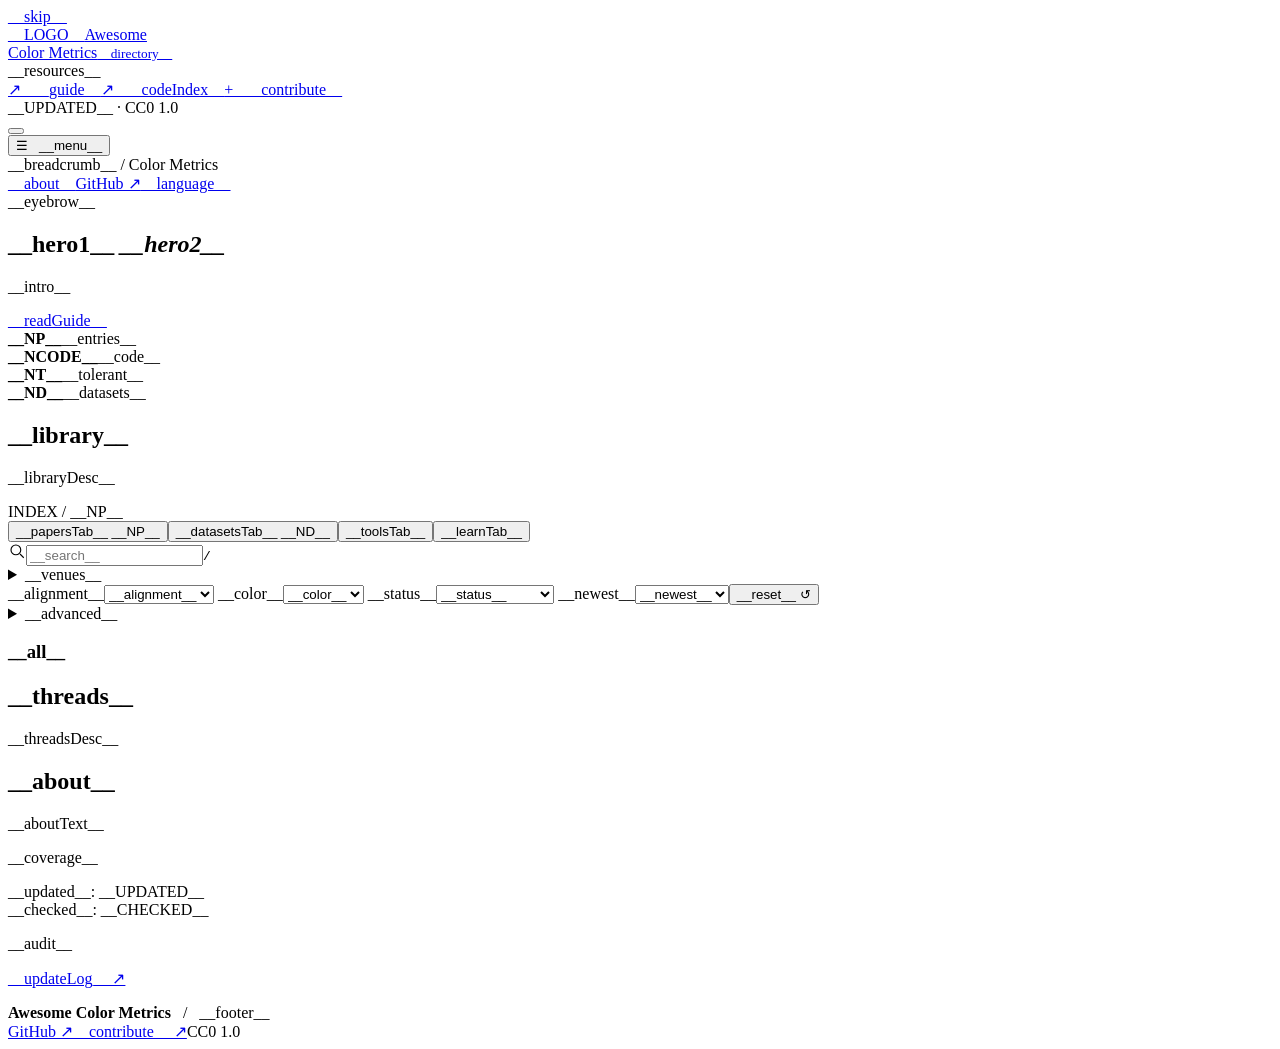
<file: scripts/site_template.html>
<!doctype html>
<html lang="__LANG__">
<head>
<meta charset="utf-8">
<meta name="viewport" content="width=device-width, initial-scale=1">
<meta name="description" content="__intro__">
<meta name="theme-color" content="#f8f9fb">
<link rel="icon" type="image/svg+xml" href="__FAVICON__">
<title>__TITLE__</title>
<link rel="alternate" hreflang="en" href="index.html">
<link rel="alternate" hreflang="zh-CN" href="zh-CN.html">
<style>__STYLE__</style>
</head>
<body>
<a class="skip" href="#library">__skip__</a>
<aside class="sidebar" id="sidebar" aria-label="__browse__">
<a class="brand" href="#top"><span class="brand-mark" aria-hidden="true">__LOGO__</span><span>Awesome<br>Color Metrics<small>__directory__</small></span></a>
<nav id="topicNav" aria-label="__browse__"></nav>
<div class="sidebar-bottom"><div class="nav-label">__resources__</div><a href="__GUIDE__">↗ &nbsp; __guide__</a><a href="__CODE__">↗ &nbsp; __codeIndex__</a><a href="__CONTRIBUTE__">+ &nbsp; __contribute__</a><div class="version">__UPDATED__ · CC0 1.0</div></div>
</aside>
<button class="backdrop" id="backdrop" aria-label="__menu__" tabindex="-1"></button>
<div class="shell" id="top">
<header class="topbar"><button class="menu-button" id="menuButton" aria-controls="sidebar" aria-expanded="false">☰ &nbsp; __menu__</button><div class="trail">__breadcrumb__ <span>/</span> Color Metrics</div><div class="top-links"><a href="#about">__about__</a><a href="__REPO__" target="_blank" rel="noopener noreferrer">GitHub ↗</a><a class="language" id="languageLink" href="__ALT__">__language__</a></div></header>
<main class="content">
<section class="hero" aria-labelledby="hero-title"><div><div class="eyebrow">__eyebrow__</div><h1 id="hero-title">__hero1__ <em>__hero2__</em></h1><p>__intro__</p></div><a class="text-link" href="__GUIDE__">__readGuide__</a></section>
<div class="metrics" aria-label="__library__"><div class="metric"><strong>__NP__</strong><span>__entries__</span></div><div class="metric"><strong>__NCODE__</strong><span>__code__</span></div><div class="metric"><strong>__NT__</strong><span>__tolerant__</span></div><div class="metric"><strong>__ND__</strong><span>__datasets__</span></div></div>
<noscript><div class="noscript">__noscript__ <a href="__README__">README ↗</a></div></noscript>
<section id="library" aria-labelledby="library-title">
<div class="library-heading"><div><h2 id="library-title">__library__</h2><p>__libraryDesc__</p></div><span class="index-label">INDEX / __NP__</span></div>
<div class="tabs" role="group" aria-label="__resources__"><button class="tab" data-view="papers" aria-pressed="true">__papersTab__ <span>__NP__</span></button><button class="tab" data-view="datasets" aria-pressed="false">__datasetsTab__ <span>__ND__</span></button><button class="tab" data-view="tools" aria-pressed="false">__toolsTab__</button><button class="tab" data-view="learn" aria-pressed="false">__learnTab__</button></div>
<div class="search-toolbar"><div class="search-wrap"><svg width="18" height="18" viewBox="0 0 24 24" fill="none" stroke="currentColor" stroke-width="1.5" aria-hidden="true"><circle cx="10.5" cy="10.5" r="6.5"/><path d="m16 16 5 5"/></svg><input id="search" type="search" placeholder="__search__" aria-label="__searchLabel__" autocomplete="off"><kbd aria-hidden="true">/</kbd></div><div id="activeFilters" class="active-filters" role="group" aria-label="__active__" hidden></div></div>
<div id="paperFilters"><div class="filter-row">
<details id="venueFilter" class="venue-filter"><summary id="venueSummary">__venues__</summary><div class="venue-panel"><div class="venue-actions"><button type="button" id="venuePreset">__vision__</button><button type="button" class="inline-button" id="venueClear">__clear__</button></div><p class="venue-help">__venueHelp__</p><div id="venueOptions" class="venue-options" role="group" aria-label="__venues__"></div></div></details>
<label><span class="sr-only">__alignment__</span><select id="alignment"><option value="all">__alignment__</option></select></label>
<label><span class="sr-only">__color__</span><select id="color"><option value="all">__color__</option></select></label>
<label><span class="sr-only">__status__</span><select id="status"><option value="all">__status__</option><option value="runnable">__runnable__</option><option value="spec">__standard__</option><option value="unreleased">__unreleased__</option></select></label>
<label class="sort"><span class="sr-only">__newest__</span><select id="sort"><option value="newest">__newest__</option><option value="ready">__ready__</option><option value="az">__az__</option></select></label><button type="button" id="reset" class="reset">__reset__ ↺</button>
</div><details class="advanced-filters" id="advancedFilters"><summary>__advanced__</summary><div class="filter-row"><label><span class="sr-only">__year__</span><select id="year"><option value="all">__year__</option></select></label><label><span class="sr-only">__output__</span><select id="output"><option value="all">__output__</option></select></label><label><span class="sr-only">__package__</span><select id="package"><option value="all">__package__</option></select></label></div><div class="label-guide" id="labelGuide"></div></details></div>
<div class="results-heading"><h3 id="resultTitle">__all__</h3><p id="resultCount" role="status" aria-live="polite"></p></div><p id="categoryDescription" class="category-description" hidden></p><div id="results"></div><button type="button" id="showMore" class="show-more" hidden>__more__ ↓</button>
</section>
<section class="research-section" aria-labelledby="threads-title"><div class="section-heading"><h2 id="threads-title">__threads__</h2><p>__threadsDesc__</p></div><div class="trend-grid" id="trends"></div></section>
<section class="about" id="about"><div><h2>__about__</h2><p>__aboutText__</p><p>__coverage__</p></div><div><div class="dates">__updated__: __UPDATED__<br>__checked__: __CHECKED__</div><p>__audit__</p><p><a href="__LOG__">__updateLog__ ↗</a></p></div></section>
<footer class="footer"><div><b>Awesome Color Metrics</b> &nbsp; / &nbsp; __footer__</div><div><a href="__REPO__">GitHub ↗</a><a href="__CONTRIBUTE__">__contribute__ ↗</a><span>CC0 1.0</span></div></footer>
</main></div>
<script id="library-data" type="application/json">__DATA__</script>
<script>const UI=__UI__;const ALT_FILE='__ALT__';</script>
<script>__SCRIPT__</script>
</body>
</html>
</file>
